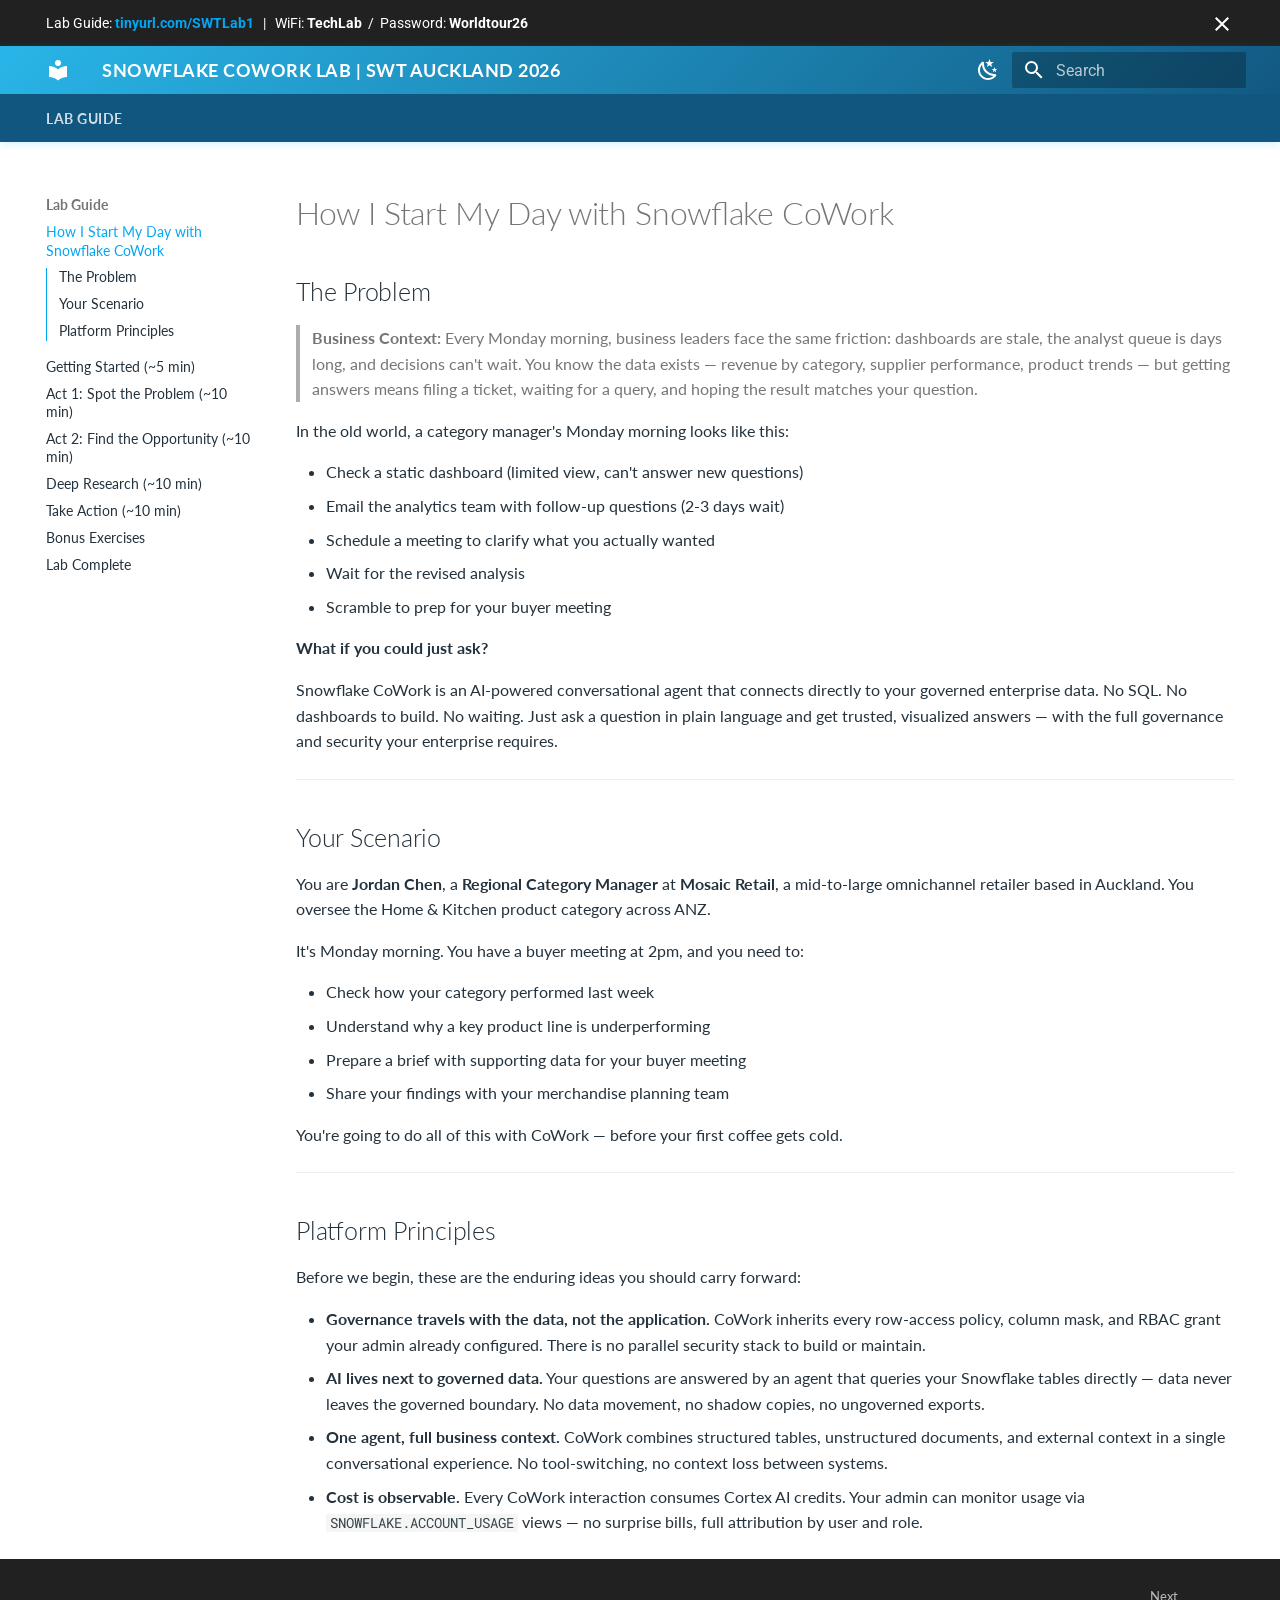
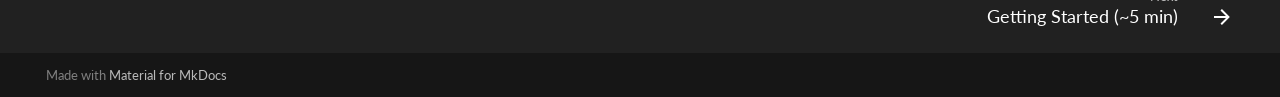
<file: index.html>
<!DOCTYPE html><html lang="en" class="no-js"><head>
    
      <meta charset="utf-8">
      <meta name="viewport" content="width=device-width,initial-scale=1">
      
      
      
      
      
        <link rel="next" href="getting_started.html">
      
      
        
      
      
      <link rel="icon" href="assets/images/favicon.png">
      <meta name="generator" content="mkdocs-1.6.1, mkdocs-material-9.7.7">
    
    
      
        <title>How I Start My Day with Snowflake CoWork - Snowflake CoWork Lab | SWT Auckland 2026</title>
      
    
    
      <link rel="stylesheet" href="assets/stylesheets/main.ec1eaa64.min.css">
      
        
        <link rel="stylesheet" href="assets/stylesheets/palette.ab4e12ef.min.css">
      
      


    
    
      
    
    
      
        
        
        <link rel="preconnect" href="https://fonts.gstatic.com" crossorigin="">
        <link rel="stylesheet" href="https://fonts.googleapis.com/css?family=Roboto:300,300i,400,400i,700,700i%7CRoboto+Mono:400,400i,700,700i&amp;display=fallback">
        <style>:root{--md-text-font:"Roboto";--md-code-font:"Roboto Mono"}</style>
      
    
    
      <link rel="stylesheet" href="stylesheets/extra.css">
    
    <script>__md_scope=new URL(".",location),__md_hash=e=>[...e].reduce(((e,_)=>(e<<5)-e+_.charCodeAt(0)),0),__md_get=(e,_=localStorage,t=__md_scope)=>JSON.parse(_.getItem(t.pathname+"."+e)),__md_set=(e,_,t=localStorage,a=__md_scope)=>{try{t.setItem(a.pathname+"."+e,JSON.stringify(_))}catch(e){}}</script>
    
      

    
    
  <link href="assets/stylesheets/glightbox.min.css" rel="stylesheet"><script src="assets/javascripts/glightbox.min.js"></script><style id="glightbox-style">
            html.glightbox-open { overflow: initial; height: 100%; }
            .gslide-title { margin-top: 0px; user-select: text; }
            .gslide-desc { color: #666; user-select: text; }
            .gslide-image img { background: white; }
            .gscrollbar-fixer { padding-right: 15px; }
            .gdesc-inner { font-size: 0.75rem; }
            body[data-md-color-scheme="slate"] .gdesc-inner { background: var(--md-default-bg-color); }
            body[data-md-color-scheme="slate"] .gslide-title { color: var(--md-default-fg-color); }
            body[data-md-color-scheme="slate"] .gslide-desc { color: var(--md-default-fg-color); }
        </style></head>
  
  
    
    
      
    
    
    
    
    <body dir="ltr" data-md-color-scheme="default" data-md-color-primary="light-blue" data-md-color-accent="blue">
  
    
    <input class="md-toggle" data-md-toggle="drawer" type="checkbox" id="__drawer" autocomplete="off">
    <input class="md-toggle" data-md-toggle="search" type="checkbox" id="__search" autocomplete="off">
    <label class="md-overlay" for="__drawer"></label>
    <div data-md-component="skip">
      
        
        <a href="#how-i-start-my-day-with-snowflake-cowork" class="md-skip">
          Skip to content
        </a>
      
    </div>
    <div data-md-component="announce">
      
        <aside class="md-banner">
          <div class="md-banner__inner md-grid md-typeset">
            
              <button class="md-banner__button md-icon" aria-label="Don't show this again">
                
                <svg xmlns="http://www.w3.org/2000/svg" viewBox="0 0 24 24"><path d="M19 6.41 17.59 5 12 10.59 6.41 5 5 6.41 10.59 12 5 17.59 6.41 19 12 13.41 17.59 19 19 17.59 13.41 12z"></path></svg>
              </button>
            
            
<span>Lab Guide: <a href="https://tinyurl.com/SWTLab1" target="_blank"><strong>tinyurl.com/SWTLab1</strong></a></span>
&nbsp;&nbsp;|&nbsp;&nbsp;
<span>WiFi: <strong>TechLab</strong> &nbsp;/&nbsp; Password: <strong>Worldtour26</strong></span>

          </div>
          
            <script>var el=document.querySelector("[data-md-component=announce]");if(el){var content=el.querySelector(".md-typeset");__md_hash(content.innerHTML)===__md_get("__announce")&&(el.hidden=!0)}</script>
          
        </aside>
      
    </div>
    
    
      

  

<header class="md-header md-header--shadow md-header--lifted" data-md-component="header">
  <nav class="md-header__inner md-grid" aria-label="Header">
    <a href="." title="Snowflake CoWork Lab | SWT Auckland 2026" class="md-header__button md-logo" aria-label="Snowflake CoWork Lab | SWT Auckland 2026" data-md-component="logo">
      
  
  <svg xmlns="http://www.w3.org/2000/svg" viewBox="0 0 24 24"><path d="M12 8a3 3 0 0 0 3-3 3 3 0 0 0-3-3 3 3 0 0 0-3 3 3 3 0 0 0 3 3m0 3.54C9.64 9.35 6.5 8 3 8v11c3.5 0 6.64 1.35 9 3.54 2.36-2.19 5.5-3.54 9-3.54V8c-3.5 0-6.64 1.35-9 3.54"></path></svg>

    </a>
    <label class="md-header__button md-icon" for="__drawer">
      
      <svg xmlns="http://www.w3.org/2000/svg" viewBox="0 0 24 24"><path d="M3 6h18v2H3zm0 5h18v2H3zm0 5h18v2H3z"></path></svg>
    </label>
    <div class="md-header__title" data-md-component="header-title">
      <div class="md-header__ellipsis">
        <div class="md-header__topic">
          <span class="md-ellipsis">
            Snowflake CoWork Lab | SWT Auckland 2026
          </span>
        </div>
        <div class="md-header__topic" data-md-component="header-topic">
          <span class="md-ellipsis">
            
              How I Start My Day with Snowflake CoWork
            
          </span>
        </div>
      </div>
    </div>
    
      
        <form class="md-header__option" data-md-component="palette">
  
    
    
    
    <input class="md-option" data-md-color-media="" data-md-color-scheme="default" data-md-color-primary="light-blue" data-md-color-accent="blue" aria-label="Switch to dark mode" type="radio" name="__palette" id="__palette_0">
    
      <label class="md-header__button md-icon" title="Switch to dark mode" for="__palette_1" hidden="">
        <svg xmlns="http://www.w3.org/2000/svg" viewBox="0 0 24 24"><path d="m17.75 4.09-2.53 1.94.91 3.06-2.63-1.81-2.63 1.81.91-3.06-2.53-1.94L12.44 4l1.06-3 1.06 3zm3.5 6.91-1.64 1.25.59 1.98-1.7-1.17-1.7 1.17.59-1.98L15.75 11l2.06-.05L18.5 9l.69 1.95zm-2.28 4.95c.83-.08 1.72 1.1 1.19 1.85-.32.45-.66.87-1.08 1.27C15.17 23 8.84 23 4.94 19.07c-3.91-3.9-3.91-10.24 0-14.14.4-.4.82-.76 1.27-1.08.75-.53 1.93.36 1.85 1.19-.27 2.86.69 5.83 2.89 8.02a9.96 9.96 0 0 0 8.02 2.89m-1.64 2.02a12.08 12.08 0 0 1-7.8-3.47c-2.17-2.19-3.33-5-3.49-7.82-2.81 3.14-2.7 7.96.31 10.98 3.02 3.01 7.84 3.12 10.98.31"></path></svg>
      </label>
    
  
    
    
    
    <input class="md-option" data-md-color-media="" data-md-color-scheme="slate" data-md-color-primary="light-blue" data-md-color-accent="light-blue" aria-label="Switch to light mode" type="radio" name="__palette" id="__palette_1">
    
      <label class="md-header__button md-icon" title="Switch to light mode" for="__palette_0" hidden="">
        <svg xmlns="http://www.w3.org/2000/svg" viewBox="0 0 24 24"><path d="M12 7a5 5 0 0 1 5 5 5 5 0 0 1-5 5 5 5 0 0 1-5-5 5 5 0 0 1 5-5m0 2a3 3 0 0 0-3 3 3 3 0 0 0 3 3 3 3 0 0 0 3-3 3 3 0 0 0-3-3m0-7 2.39 3.42C13.65 5.15 12.84 5 12 5s-1.65.15-2.39.42zM3.34 7l4.16-.35A7.2 7.2 0 0 0 5.94 8.5c-.44.74-.69 1.5-.83 2.29zm.02 10 1.76-3.77a7.131 7.131 0 0 0 2.38 4.14zM20.65 7l-1.77 3.79a7.02 7.02 0 0 0-2.38-4.15zm-.01 10-4.14.36c.59-.51 1.12-1.14 1.54-1.86.42-.73.69-1.5.83-2.29zM12 22l-2.41-3.44c.74.27 1.55.44 2.41.44.82 0 1.63-.17 2.37-.44z"></path></svg>
      </label>
    
  
</form>
      
    
    
      <script>var palette=__md_get("__palette");if(palette&&palette.color){if("(prefers-color-scheme)"===palette.color.media){var media=matchMedia("(prefers-color-scheme: light)"),input=document.querySelector(media.matches?"[data-md-color-media='(prefers-color-scheme: light)']":"[data-md-color-media='(prefers-color-scheme: dark)']");palette.color.media=input.getAttribute("data-md-color-media"),palette.color.scheme=input.getAttribute("data-md-color-scheme"),palette.color.primary=input.getAttribute("data-md-color-primary"),palette.color.accent=input.getAttribute("data-md-color-accent")}for(var[key,value]of Object.entries(palette.color))document.body.setAttribute("data-md-color-"+key,value)}</script>
    
    
    
      
      
        <label class="md-header__button md-icon" for="__search">
          
          <svg xmlns="http://www.w3.org/2000/svg" viewBox="0 0 24 24"><path d="M9.5 3A6.5 6.5 0 0 1 16 9.5c0 1.61-.59 3.09-1.56 4.23l.27.27h.79l5 5-1.5 1.5-5-5v-.79l-.27-.27A6.52 6.52 0 0 1 9.5 16 6.5 6.5 0 0 1 3 9.5 6.5 6.5 0 0 1 9.5 3m0 2C7 5 5 7 5 9.5S7 14 9.5 14 14 12 14 9.5 12 5 9.5 5"></path></svg>
        </label>
        <div class="md-search" data-md-component="search" role="dialog">
  <label class="md-search__overlay" for="__search"></label>
  <div class="md-search__inner" role="search">
    <form class="md-search__form" name="search">
      <input type="text" class="md-search__input" name="query" aria-label="Search" placeholder="Search" autocapitalize="off" autocorrect="off" autocomplete="off" spellcheck="false" data-md-component="search-query" required="">
      <label class="md-search__icon md-icon" for="__search">
        
        <svg xmlns="http://www.w3.org/2000/svg" viewBox="0 0 24 24"><path d="M9.5 3A6.5 6.5 0 0 1 16 9.5c0 1.61-.59 3.09-1.56 4.23l.27.27h.79l5 5-1.5 1.5-5-5v-.79l-.27-.27A6.52 6.52 0 0 1 9.5 16 6.5 6.5 0 0 1 3 9.5 6.5 6.5 0 0 1 9.5 3m0 2C7 5 5 7 5 9.5S7 14 9.5 14 14 12 14 9.5 12 5 9.5 5"></path></svg>
        
        <svg xmlns="http://www.w3.org/2000/svg" viewBox="0 0 24 24"><path d="M20 11v2H8l5.5 5.5-1.42 1.42L4.16 12l7.92-7.92L13.5 5.5 8 11z"></path></svg>
      </label>
      <nav class="md-search__options" aria-label="Search">
        
        <button type="reset" class="md-search__icon md-icon" title="Clear" aria-label="Clear" tabindex="-1">
          
          <svg xmlns="http://www.w3.org/2000/svg" viewBox="0 0 24 24"><path d="M19 6.41 17.59 5 12 10.59 6.41 5 5 6.41 10.59 12 5 17.59 6.41 19 12 13.41 17.59 19 19 17.59 13.41 12z"></path></svg>
        </button>
      </nav>
      
    </form>
    <div class="md-search__output">
      <div class="md-search__scrollwrap" tabindex="0" data-md-scrollfix="">
        <div class="md-search-result" data-md-component="search-result">
          <div class="md-search-result__meta">
            Initializing search
          </div>
          <ol class="md-search-result__list" role="presentation"></ol>
        </div>
      </div>
    </div>
  </div>
</div>
      
    
    
  </nav>
  
    
      
<nav class="md-tabs" aria-label="Tabs" data-md-component="tabs">
  <div class="md-grid">
    <ul class="md-tabs__list">
      
        
  
  
  
    
  
  
    
    
      <li class="md-tabs__item md-tabs__item--active">
        <a href="index.html" class="md-tabs__link">
          
  
  
  Lab Guide

        </a>
      </li>
    
  

      
    </ul>
  </div>
</nav>
    
  
</header>
    
    <div class="md-container" data-md-component="container">
      
      
        
      
      <main class="md-main" data-md-component="main">
        <div class="md-main__inner md-grid">
          
            
              
              <div class="md-sidebar md-sidebar--primary" data-md-component="sidebar" data-md-type="navigation">
                <div class="md-sidebar__scrollwrap">
                  <div class="md-sidebar__inner">
                    


  


  

<nav class="md-nav md-nav--primary md-nav--lifted md-nav--integrated" aria-label="Navigation" data-md-level="0">
  <label class="md-nav__title" for="__drawer">
    <a href="." title="Snowflake CoWork Lab | SWT Auckland 2026" class="md-nav__button md-logo" aria-label="Snowflake CoWork Lab | SWT Auckland 2026" data-md-component="logo">
      
  
  <svg xmlns="http://www.w3.org/2000/svg" viewBox="0 0 24 24"><path d="M12 8a3 3 0 0 0 3-3 3 3 0 0 0-3-3 3 3 0 0 0-3 3 3 3 0 0 0 3 3m0 3.54C9.64 9.35 6.5 8 3 8v11c3.5 0 6.64 1.35 9 3.54 2.36-2.19 5.5-3.54 9-3.54V8c-3.5 0-6.64 1.35-9 3.54"></path></svg>

    </a>
    Snowflake CoWork Lab | SWT Auckland 2026
  </label>
  
  <ul class="md-nav__list" data-md-scrollfix="">
    
      
      
  
  
    
  
  
  
    
    
    
    
      
        
        
      
      
        
      
    
    
    <li class="md-nav__item md-nav__item--active md-nav__item--section md-nav__item--nested">
      
        
        
        <input class="md-nav__toggle md-toggle " type="checkbox" id="__nav_1" checked="">
        
          
          <label class="md-nav__link" for="__nav_1" id="__nav_1_label" tabindex="">
            
  
  
  <span class="md-ellipsis">
    
  
    Lab Guide
  

    
  </span>
  
  

            <span class="md-nav__icon md-icon"></span>
          </label>
        
        <nav class="md-nav" data-md-level="1" aria-labelledby="__nav_1_label" aria-expanded="true">
          <label class="md-nav__title" for="__nav_1">
            <span class="md-nav__icon md-icon"></span>
            
  
    Lab Guide
  

          </label>
          <ul class="md-nav__list" data-md-scrollfix="">
            
              
                
  
  
    
  
  
  
    <li class="md-nav__item md-nav__item--active">
      
      <input class="md-nav__toggle md-toggle" type="checkbox" id="__toc">
      
      
        
      
      
        <label class="md-nav__link md-nav__link--active" for="__toc">
          
  
  
  <span class="md-ellipsis">
    
  
    How I Start My Day with Snowflake CoWork
  

    
  </span>
  
  

          <span class="md-nav__icon md-icon"></span>
        </label>
      
      <a href="index.html" class="md-nav__link md-nav__link--active">
        
  
  
  <span class="md-ellipsis">
    
  
    How I Start My Day with Snowflake CoWork
  

    
  </span>
  
  

      </a>
      
        

<nav class="md-nav md-nav--secondary" aria-label="Table of contents">
  
  
  
    
  
  
    <label class="md-nav__title" for="__toc">
      <span class="md-nav__icon md-icon"></span>
      Table of contents
    </label>
    <ul class="md-nav__list" data-md-component="toc" data-md-scrollfix="">
      
        <li class="md-nav__item">
  <a href="#the-problem" class="md-nav__link">
    <span class="md-ellipsis">
      
        The Problem
      
    </span>
  </a>
  
</li>
      
        <li class="md-nav__item">
  <a href="#your-scenario" class="md-nav__link">
    <span class="md-ellipsis">
      
        Your Scenario
      
    </span>
  </a>
  
</li>
      
        <li class="md-nav__item">
  <a href="#platform-principles" class="md-nav__link">
    <span class="md-ellipsis">
      
        Platform Principles
      
    </span>
  </a>
  
</li>
      
    </ul>
  
</nav>
      
    </li>
  

              
            
              
                
  
  
  
  
    <li class="md-nav__item">
      <a href="getting_started.html" class="md-nav__link">
        
  
  
  <span class="md-ellipsis">
    
  
    Getting Started (~5 min)
  

    
  </span>
  
  

      </a>
    </li>
  

              
            
              
                
  
  
  
  
    <li class="md-nav__item">
      <a href="act1.html" class="md-nav__link">
        
  
  
  <span class="md-ellipsis">
    
  
    Act 1: Spot the Problem (~10 min)
  

    
  </span>
  
  

      </a>
    </li>
  

              
            
              
                
  
  
  
  
    <li class="md-nav__item">
      <a href="act2.html" class="md-nav__link">
        
  
  
  <span class="md-ellipsis">
    
  
    Act 2: Find the Opportunity (~10 min)
  

    
  </span>
  
  

      </a>
    </li>
  

              
            
              
                
  
  
  
  
    <li class="md-nav__item">
      <a href="deep_research.html" class="md-nav__link">
        
  
  
  <span class="md-ellipsis">
    
  
    Deep Research (~10 min)
  

    
  </span>
  
  

      </a>
    </li>
  

              
            
              
                
  
  
  
  
    <li class="md-nav__item">
      <a href="take_action.html" class="md-nav__link">
        
  
  
  <span class="md-ellipsis">
    
  
    Take Action (~10 min)
  

    
  </span>
  
  

      </a>
    </li>
  

              
            
              
                
  
  
  
  
    <li class="md-nav__item">
      <a href="bonus.html" class="md-nav__link">
        
  
  
  <span class="md-ellipsis">
    
  
    Bonus Exercises
  

    
  </span>
  
  

      </a>
    </li>
  

              
            
              
                
  
  
  
  
    <li class="md-nav__item">
      <a href="wrap_up.html" class="md-nav__link">
        
  
  
  <span class="md-ellipsis">
    
  
    Lab Complete
  

    
  </span>
  
  

      </a>
    </li>
  

              
            
          </ul>
        </nav>
      
    </li>
  

    
  </ul>
</nav>
                  </div>
                </div>
              </div>
            
            
          
          
            <div class="md-content" data-md-component="content">
              
              <article class="md-content__inner md-typeset">
                
                  



<h1 id="how-i-start-my-day-with-snowflake-cowork">How I Start My Day with Snowflake CoWork</h1>
<h2 id="the-problem">The Problem</h2>
<blockquote>
<p><strong>Business Context:</strong> Every Monday morning, business leaders face the same friction: dashboards are stale, the analyst queue is days long, and decisions can't wait. You know the data exists — revenue by category, supplier performance, product trends — but getting answers means filing a ticket, waiting for a query, and hoping the result matches your question.</p>
</blockquote>
<p>In the old world, a category manager's Monday morning looks like this:</p>
<ul>
<li>Check a static dashboard (limited view, can't answer new questions)</li>
<li>Email the analytics team with follow-up questions (2-3 days wait)</li>
<li>Schedule a meeting to clarify what you actually wanted</li>
<li>Wait for the revised analysis</li>
<li>Scramble to prep for your buyer meeting</li>
</ul>
<p><strong>What if you could just ask?</strong></p>
<p>Snowflake CoWork is an AI-powered conversational agent that connects directly to your governed enterprise data. No SQL. No dashboards to build. No waiting. Just ask a question in plain language and get trusted, visualized answers — with the full governance and security your enterprise requires.</p>
<hr>
<h2 id="your-scenario">Your Scenario</h2>
<p>You are <strong>Jordan Chen</strong>, a <strong>Regional Category Manager</strong> at <strong>Mosaic Retail</strong>, a mid-to-large omnichannel retailer based in Auckland. You oversee the Home &amp; Kitchen product category across ANZ.</p>
<p>It's Monday morning. You have a buyer meeting at 2pm, and you need to:</p>
<ul>
<li>Check how your category performed last week</li>
<li>Understand why a key product line is underperforming</li>
<li>Prepare a brief with supporting data for your buyer meeting</li>
<li>Share your findings with your merchandise planning team</li>
</ul>
<p>You're going to do all of this with CoWork — before your first coffee gets cold.</p>
<hr>
<h2 id="platform-principles">Platform Principles</h2>
<p>Before we begin, these are the enduring ideas you should carry forward:</p>
<ul>
<li><strong>Governance travels with the data, not the application.</strong> CoWork inherits every row-access policy, column mask, and RBAC grant your admin already configured. There is no parallel security stack to build or maintain.</li>
<li><strong>AI lives next to governed data.</strong> Your questions are answered by an agent that queries your Snowflake tables directly — data never leaves the governed boundary. No data movement, no shadow copies, no ungoverned exports.</li>
<li><strong>One agent, full business context.</strong> CoWork combines structured tables, unstructured documents, and external context in a single conversational experience. No tool-switching, no context loss between systems.</li>
<li><strong>Cost is observable.</strong> Every CoWork interaction consumes Cortex AI credits. Your admin can monitor usage via <code>SNOWFLAKE.ACCOUNT_USAGE</code> views — no surprise bills, full attribution by user and role.</li>
</ul>












                
              </article>
            </div>
          
          
  <script>var tabs=__md_get("__tabs");if(Array.isArray(tabs))e:for(var set of document.querySelectorAll(".tabbed-set")){var labels=set.querySelector(".tabbed-labels");for(var tab of tabs)for(var label of labels.getElementsByTagName("label"))if(label.innerText.trim()===tab){var input=document.getElementById(label.htmlFor);input.checked=!0;continue e}}</script>

<script>var target=document.getElementById(location.hash.slice(1));target&&target.name&&(target.checked=target.name.startsWith("__tabbed_"))</script>
        </div>
        
      </main>
      
        <footer class="md-footer">
  
    
      
      <nav class="md-footer__inner md-grid" aria-label="Footer">
        
        
          
          <a href="getting_started.html" class="md-footer__link md-footer__link--next" aria-label="Next: Getting Started (~5 min)">
            <div class="md-footer__title">
              <span class="md-footer__direction">
                Next
              </span>
              <div class="md-ellipsis">
                Getting Started (~5 min)
              </div>
            </div>
            <div class="md-footer__button md-icon">
              
              <svg xmlns="http://www.w3.org/2000/svg" viewBox="0 0 24 24"><path d="M4 11v2h12l-5.5 5.5 1.42 1.42L19.84 12l-7.92-7.92L10.5 5.5 16 11z"></path></svg>
            </div>
          </a>
        
      </nav>
    
  
  <div class="md-footer-meta md-typeset">
    <div class="md-footer-meta__inner md-grid">
      <div class="md-copyright">
  
  
    Made with
    <a href="https://squidfunk.github.io/mkdocs-material/" target="_blank" rel="noopener">
      Material for MkDocs
    </a>
  
</div>
      
    </div>
  </div>
</footer>
      
    </div>
    <div class="md-dialog" data-md-component="dialog">
      <div class="md-dialog__inner md-typeset"></div>
    </div>
    
    
    
      
      
      <script id="__config" type="application/json">{"annotate": null, "base": ".", "features": ["announce.dismiss", "toc.integrate", "content.tabs.link", "content.code.copy", "content.code.annotation", "navigation.footer", "navigation.tabs", "navigation.tabs.sticky", "navigation.sections"], "search": "assets/javascripts/workers/search.2c215733.min.js", "tags": null, "translations": {"clipboard.copied": "Copied to clipboard", "clipboard.copy": "Copy to clipboard", "search.result.more.one": "1 more on this page", "search.result.more.other": "# more on this page", "search.result.none": "No matching documents", "search.result.one": "1 matching document", "search.result.other": "# matching documents", "search.result.placeholder": "Type to start searching", "search.result.term.missing": "Missing", "select.version": "Select version"}, "version": null}</script>
    
    
      <script src="assets/javascripts/bundle.d7400e89.min.js"></script>
      
    
  
<script id="init-glightbox">const lightbox = GLightbox({"touchNavigation": true, "loop": false, "zoomable": true, "draggable": true, "openEffect": "zoom", "closeEffect": "zoom", "slideEffect": "slide"});
document$.subscribe(()=>{ lightbox.reload(); });
</script></body></html>
</file>
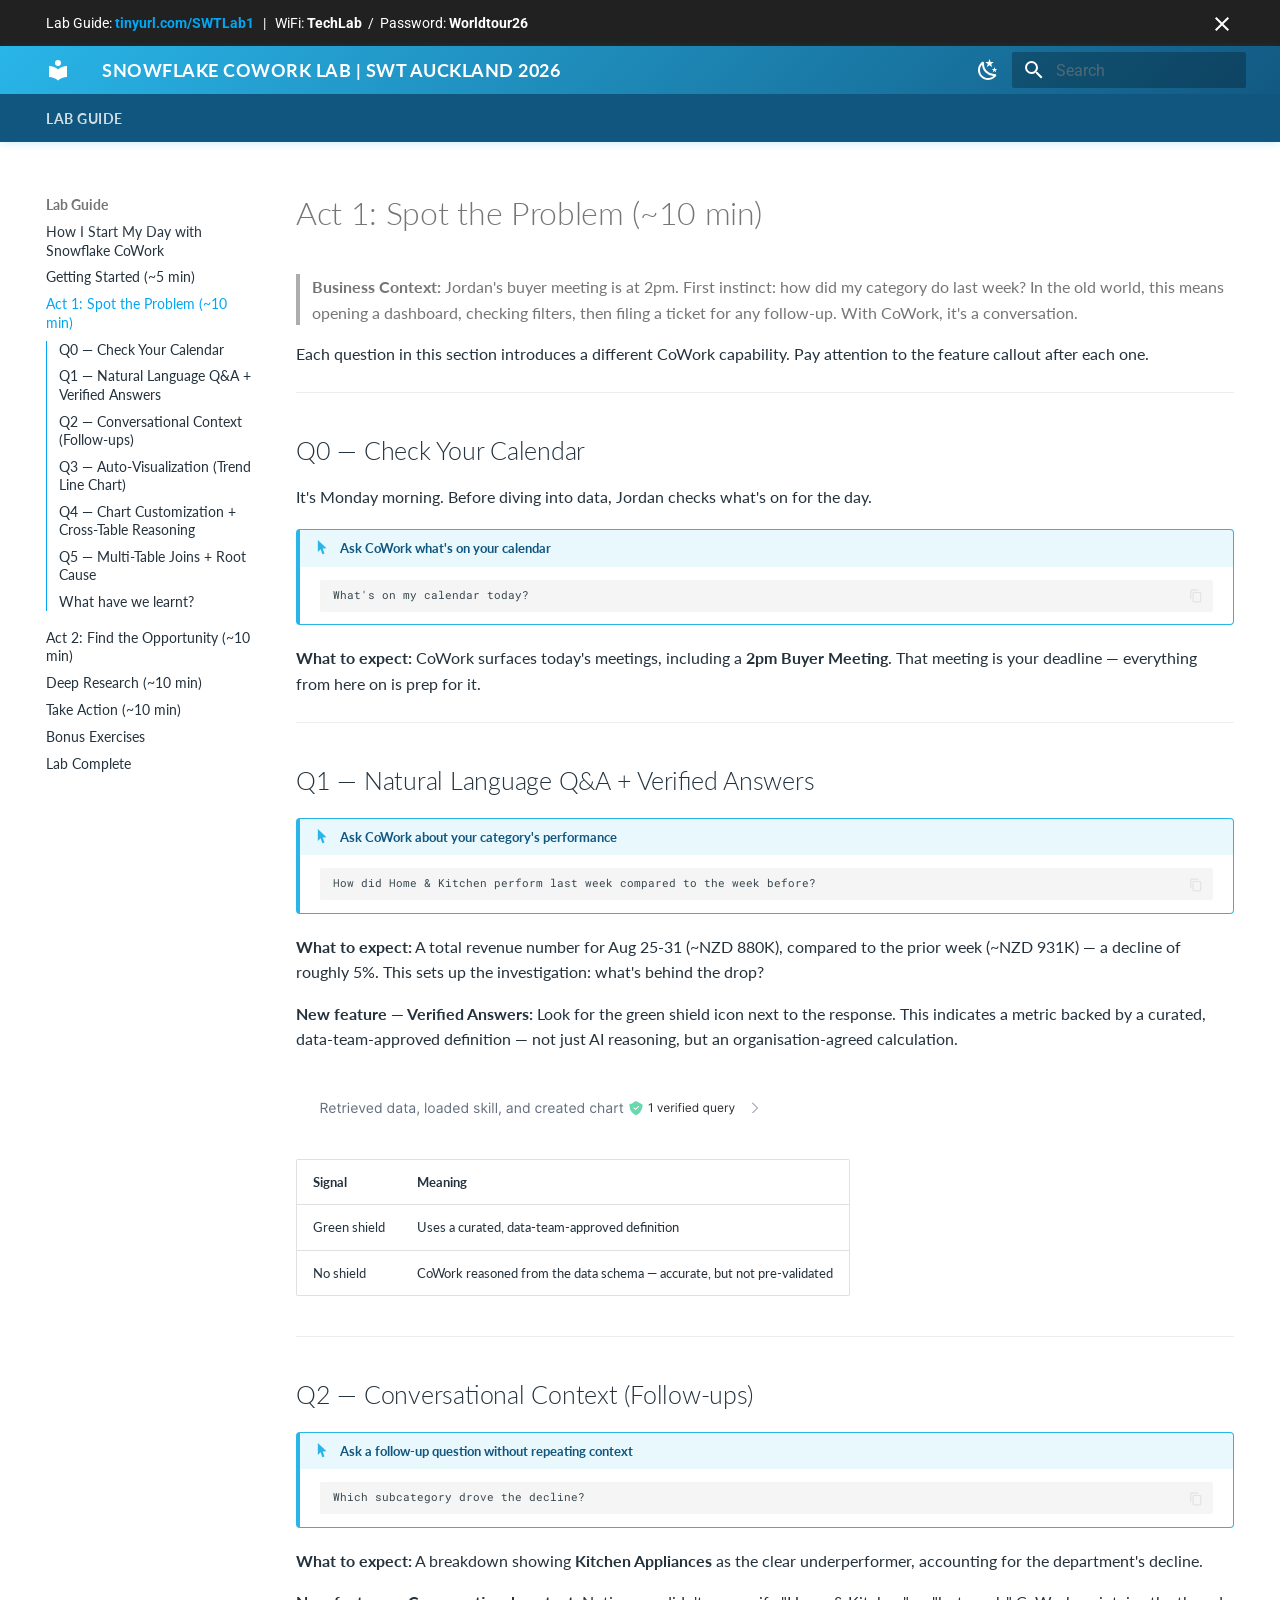
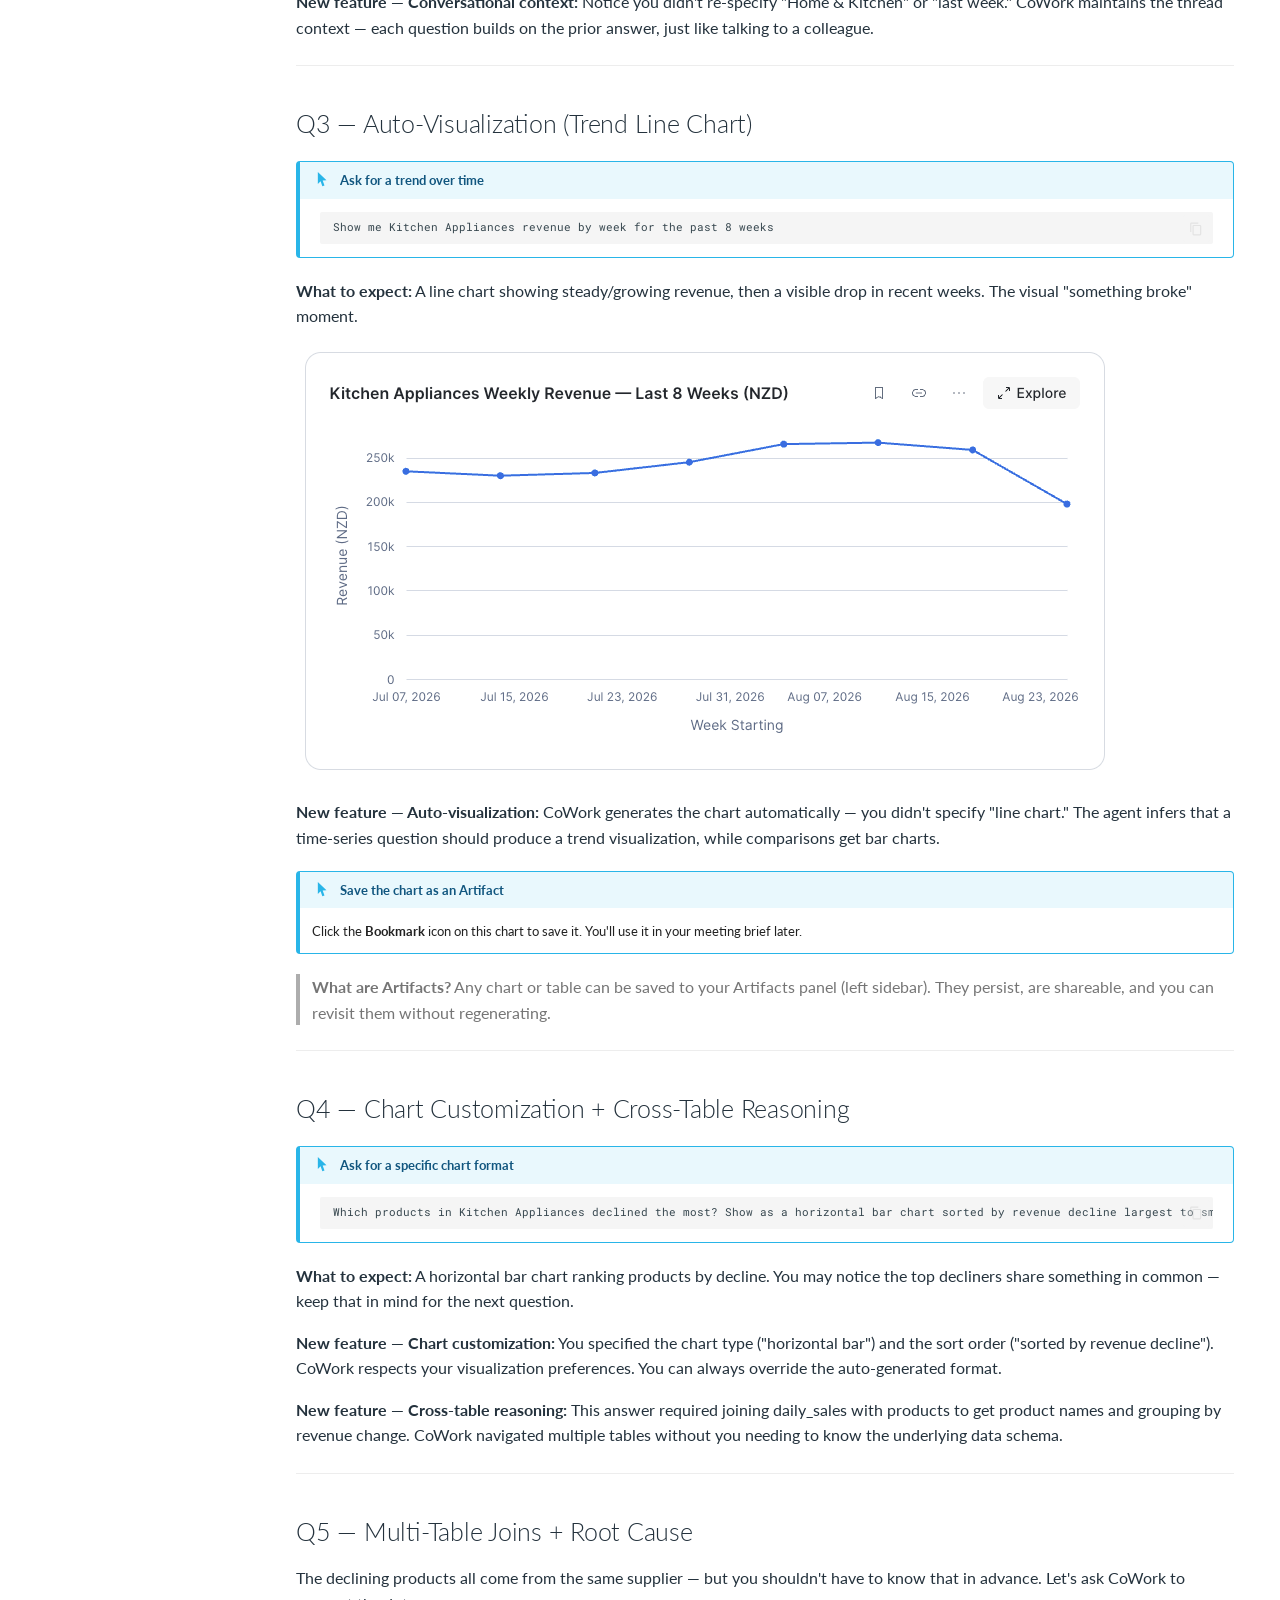
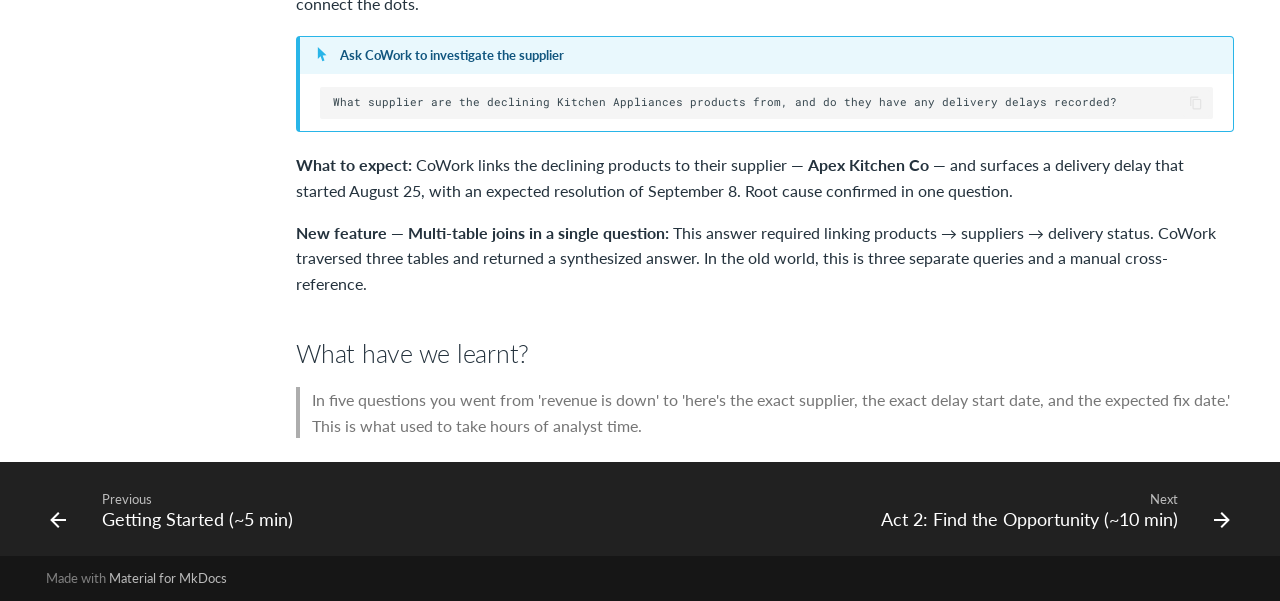
<file: act1.html>
<!DOCTYPE html><html lang="en" class="no-js"><head>
    
      <meta charset="utf-8">
      <meta name="viewport" content="width=device-width,initial-scale=1">
      
      
      
      
        <link rel="prev" href="getting_started.html">
      
      
        <link rel="next" href="act2.html">
      
      
        
      
      
      <link rel="icon" href="assets/images/favicon.png">
      <meta name="generator" content="mkdocs-1.6.1, mkdocs-material-9.7.7">
    
    
      
        <title>Act 1: Spot the Problem (~10 min) - Snowflake CoWork Lab | SWT Auckland 2026</title>
      
    
    
      <link rel="stylesheet" href="assets/stylesheets/main.ec1eaa64.min.css">
      
        
        <link rel="stylesheet" href="assets/stylesheets/palette.ab4e12ef.min.css">
      
      


    
    
      
    
    
      
        
        
        <link rel="preconnect" href="https://fonts.gstatic.com" crossorigin="">
        <link rel="stylesheet" href="https://fonts.googleapis.com/css?family=Roboto:300,300i,400,400i,700,700i%7CRoboto+Mono:400,400i,700,700i&amp;display=fallback">
        <style>:root{--md-text-font:"Roboto";--md-code-font:"Roboto Mono"}</style>
      
    
    
      <link rel="stylesheet" href="stylesheets/extra.css">
    
    <script>__md_scope=new URL(".",location),__md_hash=e=>[...e].reduce(((e,_)=>(e<<5)-e+_.charCodeAt(0)),0),__md_get=(e,_=localStorage,t=__md_scope)=>JSON.parse(_.getItem(t.pathname+"."+e)),__md_set=(e,_,t=localStorage,a=__md_scope)=>{try{t.setItem(a.pathname+"."+e,JSON.stringify(_))}catch(e){}}</script>
    
      

    
    
  <link href="assets/stylesheets/glightbox.min.css" rel="stylesheet"><script src="assets/javascripts/glightbox.min.js"></script><style id="glightbox-style">
            html.glightbox-open { overflow: initial; height: 100%; }
            .gslide-title { margin-top: 0px; user-select: text; }
            .gslide-desc { color: #666; user-select: text; }
            .gslide-image img { background: white; }
            .gscrollbar-fixer { padding-right: 15px; }
            .gdesc-inner { font-size: 0.75rem; }
            body[data-md-color-scheme="slate"] .gdesc-inner { background: var(--md-default-bg-color); }
            body[data-md-color-scheme="slate"] .gslide-title { color: var(--md-default-fg-color); }
            body[data-md-color-scheme="slate"] .gslide-desc { color: var(--md-default-fg-color); }
        </style></head>
  
  
    
    
      
    
    
    
    
    <body dir="ltr" data-md-color-scheme="default" data-md-color-primary="light-blue" data-md-color-accent="blue">
  
    
    <input class="md-toggle" data-md-toggle="drawer" type="checkbox" id="__drawer" autocomplete="off">
    <input class="md-toggle" data-md-toggle="search" type="checkbox" id="__search" autocomplete="off">
    <label class="md-overlay" for="__drawer"></label>
    <div data-md-component="skip">
      
        
        <a href="#act-1-spot-the-problem-10-min" class="md-skip">
          Skip to content
        </a>
      
    </div>
    <div data-md-component="announce">
      
        <aside class="md-banner">
          <div class="md-banner__inner md-grid md-typeset">
            
              <button class="md-banner__button md-icon" aria-label="Don't show this again">
                
                <svg xmlns="http://www.w3.org/2000/svg" viewBox="0 0 24 24"><path d="M19 6.41 17.59 5 12 10.59 6.41 5 5 6.41 10.59 12 5 17.59 6.41 19 12 13.41 17.59 19 19 17.59 13.41 12z"></path></svg>
              </button>
            
            
<span>Lab Guide: <a href="https://tinyurl.com/SWTLab1" target="_blank"><strong>tinyurl.com/SWTLab1</strong></a></span>
&nbsp;&nbsp;|&nbsp;&nbsp;
<span>WiFi: <strong>TechLab</strong> &nbsp;/&nbsp; Password: <strong>Worldtour26</strong></span>

          </div>
          
            <script>var el=document.querySelector("[data-md-component=announce]");if(el){var content=el.querySelector(".md-typeset");__md_hash(content.innerHTML)===__md_get("__announce")&&(el.hidden=!0)}</script>
          
        </aside>
      
    </div>
    
    
      

  

<header class="md-header md-header--shadow md-header--lifted" data-md-component="header">
  <nav class="md-header__inner md-grid" aria-label="Header">
    <a href="." title="Snowflake CoWork Lab | SWT Auckland 2026" class="md-header__button md-logo" aria-label="Snowflake CoWork Lab | SWT Auckland 2026" data-md-component="logo">
      
  
  <svg xmlns="http://www.w3.org/2000/svg" viewBox="0 0 24 24"><path d="M12 8a3 3 0 0 0 3-3 3 3 0 0 0-3-3 3 3 0 0 0-3 3 3 3 0 0 0 3 3m0 3.54C9.64 9.35 6.5 8 3 8v11c3.5 0 6.64 1.35 9 3.54 2.36-2.19 5.5-3.54 9-3.54V8c-3.5 0-6.64 1.35-9 3.54"></path></svg>

    </a>
    <label class="md-header__button md-icon" for="__drawer">
      
      <svg xmlns="http://www.w3.org/2000/svg" viewBox="0 0 24 24"><path d="M3 6h18v2H3zm0 5h18v2H3zm0 5h18v2H3z"></path></svg>
    </label>
    <div class="md-header__title" data-md-component="header-title">
      <div class="md-header__ellipsis">
        <div class="md-header__topic">
          <span class="md-ellipsis">
            Snowflake CoWork Lab | SWT Auckland 2026
          </span>
        </div>
        <div class="md-header__topic" data-md-component="header-topic">
          <span class="md-ellipsis">
            
              Act 1: Spot the Problem (~10 min)
            
          </span>
        </div>
      </div>
    </div>
    
      
        <form class="md-header__option" data-md-component="palette">
  
    
    
    
    <input class="md-option" data-md-color-media="" data-md-color-scheme="default" data-md-color-primary="light-blue" data-md-color-accent="blue" aria-label="Switch to dark mode" type="radio" name="__palette" id="__palette_0">
    
      <label class="md-header__button md-icon" title="Switch to dark mode" for="__palette_1" hidden="">
        <svg xmlns="http://www.w3.org/2000/svg" viewBox="0 0 24 24"><path d="m17.75 4.09-2.53 1.94.91 3.06-2.63-1.81-2.63 1.81.91-3.06-2.53-1.94L12.44 4l1.06-3 1.06 3zm3.5 6.91-1.64 1.25.59 1.98-1.7-1.17-1.7 1.17.59-1.98L15.75 11l2.06-.05L18.5 9l.69 1.95zm-2.28 4.95c.83-.08 1.72 1.1 1.19 1.85-.32.45-.66.87-1.08 1.27C15.17 23 8.84 23 4.94 19.07c-3.91-3.9-3.91-10.24 0-14.14.4-.4.82-.76 1.27-1.08.75-.53 1.93.36 1.85 1.19-.27 2.86.69 5.83 2.89 8.02a9.96 9.96 0 0 0 8.02 2.89m-1.64 2.02a12.08 12.08 0 0 1-7.8-3.47c-2.17-2.19-3.33-5-3.49-7.82-2.81 3.14-2.7 7.96.31 10.98 3.02 3.01 7.84 3.12 10.98.31"></path></svg>
      </label>
    
  
    
    
    
    <input class="md-option" data-md-color-media="" data-md-color-scheme="slate" data-md-color-primary="light-blue" data-md-color-accent="light-blue" aria-label="Switch to light mode" type="radio" name="__palette" id="__palette_1">
    
      <label class="md-header__button md-icon" title="Switch to light mode" for="__palette_0" hidden="">
        <svg xmlns="http://www.w3.org/2000/svg" viewBox="0 0 24 24"><path d="M12 7a5 5 0 0 1 5 5 5 5 0 0 1-5 5 5 5 0 0 1-5-5 5 5 0 0 1 5-5m0 2a3 3 0 0 0-3 3 3 3 0 0 0 3 3 3 3 0 0 0 3-3 3 3 0 0 0-3-3m0-7 2.39 3.42C13.65 5.15 12.84 5 12 5s-1.65.15-2.39.42zM3.34 7l4.16-.35A7.2 7.2 0 0 0 5.94 8.5c-.44.74-.69 1.5-.83 2.29zm.02 10 1.76-3.77a7.131 7.131 0 0 0 2.38 4.14zM20.65 7l-1.77 3.79a7.02 7.02 0 0 0-2.38-4.15zm-.01 10-4.14.36c.59-.51 1.12-1.14 1.54-1.86.42-.73.69-1.5.83-2.29zM12 22l-2.41-3.44c.74.27 1.55.44 2.41.44.82 0 1.63-.17 2.37-.44z"></path></svg>
      </label>
    
  
</form>
      
    
    
      <script>var palette=__md_get("__palette");if(palette&&palette.color){if("(prefers-color-scheme)"===palette.color.media){var media=matchMedia("(prefers-color-scheme: light)"),input=document.querySelector(media.matches?"[data-md-color-media='(prefers-color-scheme: light)']":"[data-md-color-media='(prefers-color-scheme: dark)']");palette.color.media=input.getAttribute("data-md-color-media"),palette.color.scheme=input.getAttribute("data-md-color-scheme"),palette.color.primary=input.getAttribute("data-md-color-primary"),palette.color.accent=input.getAttribute("data-md-color-accent")}for(var[key,value]of Object.entries(palette.color))document.body.setAttribute("data-md-color-"+key,value)}</script>
    
    
    
      
      
        <label class="md-header__button md-icon" for="__search">
          
          <svg xmlns="http://www.w3.org/2000/svg" viewBox="0 0 24 24"><path d="M9.5 3A6.5 6.5 0 0 1 16 9.5c0 1.61-.59 3.09-1.56 4.23l.27.27h.79l5 5-1.5 1.5-5-5v-.79l-.27-.27A6.52 6.52 0 0 1 9.5 16 6.5 6.5 0 0 1 3 9.5 6.5 6.5 0 0 1 9.5 3m0 2C7 5 5 7 5 9.5S7 14 9.5 14 14 12 14 9.5 12 5 9.5 5"></path></svg>
        </label>
        <div class="md-search" data-md-component="search" role="dialog">
  <label class="md-search__overlay" for="__search"></label>
  <div class="md-search__inner" role="search">
    <form class="md-search__form" name="search">
      <input type="text" class="md-search__input" name="query" aria-label="Search" placeholder="Search" autocapitalize="off" autocorrect="off" autocomplete="off" spellcheck="false" data-md-component="search-query" required="">
      <label class="md-search__icon md-icon" for="__search">
        
        <svg xmlns="http://www.w3.org/2000/svg" viewBox="0 0 24 24"><path d="M9.5 3A6.5 6.5 0 0 1 16 9.5c0 1.61-.59 3.09-1.56 4.23l.27.27h.79l5 5-1.5 1.5-5-5v-.79l-.27-.27A6.52 6.52 0 0 1 9.5 16 6.5 6.5 0 0 1 3 9.5 6.5 6.5 0 0 1 9.5 3m0 2C7 5 5 7 5 9.5S7 14 9.5 14 14 12 14 9.5 12 5 9.5 5"></path></svg>
        
        <svg xmlns="http://www.w3.org/2000/svg" viewBox="0 0 24 24"><path d="M20 11v2H8l5.5 5.5-1.42 1.42L4.16 12l7.92-7.92L13.5 5.5 8 11z"></path></svg>
      </label>
      <nav class="md-search__options" aria-label="Search">
        
        <button type="reset" class="md-search__icon md-icon" title="Clear" aria-label="Clear" tabindex="-1">
          
          <svg xmlns="http://www.w3.org/2000/svg" viewBox="0 0 24 24"><path d="M19 6.41 17.59 5 12 10.59 6.41 5 5 6.41 10.59 12 5 17.59 6.41 19 12 13.41 17.59 19 19 17.59 13.41 12z"></path></svg>
        </button>
      </nav>
      
    </form>
    <div class="md-search__output">
      <div class="md-search__scrollwrap" tabindex="0" data-md-scrollfix="">
        <div class="md-search-result" data-md-component="search-result">
          <div class="md-search-result__meta">
            Initializing search
          </div>
          <ol class="md-search-result__list" role="presentation"></ol>
        </div>
      </div>
    </div>
  </div>
</div>
      
    
    
  </nav>
  
    
      
<nav class="md-tabs" aria-label="Tabs" data-md-component="tabs">
  <div class="md-grid">
    <ul class="md-tabs__list">
      
        
  
  
  
    
  
  
    
    
      <li class="md-tabs__item md-tabs__item--active">
        <a href="index.html" class="md-tabs__link">
          
  
  
  Lab Guide

        </a>
      </li>
    
  

      
    </ul>
  </div>
</nav>
    
  
</header>
    
    <div class="md-container" data-md-component="container">
      
      
        
      
      <main class="md-main" data-md-component="main">
        <div class="md-main__inner md-grid">
          
            
              
              <div class="md-sidebar md-sidebar--primary" data-md-component="sidebar" data-md-type="navigation">
                <div class="md-sidebar__scrollwrap">
                  <div class="md-sidebar__inner">
                    


  


  

<nav class="md-nav md-nav--primary md-nav--lifted md-nav--integrated" aria-label="Navigation" data-md-level="0">
  <label class="md-nav__title" for="__drawer">
    <a href="." title="Snowflake CoWork Lab | SWT Auckland 2026" class="md-nav__button md-logo" aria-label="Snowflake CoWork Lab | SWT Auckland 2026" data-md-component="logo">
      
  
  <svg xmlns="http://www.w3.org/2000/svg" viewBox="0 0 24 24"><path d="M12 8a3 3 0 0 0 3-3 3 3 0 0 0-3-3 3 3 0 0 0-3 3 3 3 0 0 0 3 3m0 3.54C9.64 9.35 6.5 8 3 8v11c3.5 0 6.64 1.35 9 3.54 2.36-2.19 5.5-3.54 9-3.54V8c-3.5 0-6.64 1.35-9 3.54"></path></svg>

    </a>
    Snowflake CoWork Lab | SWT Auckland 2026
  </label>
  
  <ul class="md-nav__list" data-md-scrollfix="">
    
      
      
  
  
    
  
  
  
    
    
    
    
      
        
        
      
      
        
      
    
    
    <li class="md-nav__item md-nav__item--active md-nav__item--section md-nav__item--nested">
      
        
        
        <input class="md-nav__toggle md-toggle " type="checkbox" id="__nav_1" checked="">
        
          
          <label class="md-nav__link" for="__nav_1" id="__nav_1_label" tabindex="">
            
  
  
  <span class="md-ellipsis">
    
  
    Lab Guide
  

    
  </span>
  
  

            <span class="md-nav__icon md-icon"></span>
          </label>
        
        <nav class="md-nav" data-md-level="1" aria-labelledby="__nav_1_label" aria-expanded="true">
          <label class="md-nav__title" for="__nav_1">
            <span class="md-nav__icon md-icon"></span>
            
  
    Lab Guide
  

          </label>
          <ul class="md-nav__list" data-md-scrollfix="">
            
              
                
  
  
  
  
    <li class="md-nav__item">
      <a href="index.html" class="md-nav__link">
        
  
  
  <span class="md-ellipsis">
    
  
    How I Start My Day with Snowflake CoWork
  

    
  </span>
  
  

      </a>
    </li>
  

              
            
              
                
  
  
  
  
    <li class="md-nav__item">
      <a href="getting_started.html" class="md-nav__link">
        
  
  
  <span class="md-ellipsis">
    
  
    Getting Started (~5 min)
  

    
  </span>
  
  

      </a>
    </li>
  

              
            
              
                
  
  
    
  
  
  
    <li class="md-nav__item md-nav__item--active">
      
      <input class="md-nav__toggle md-toggle" type="checkbox" id="__toc">
      
      
        
      
      
        <label class="md-nav__link md-nav__link--active" for="__toc">
          
  
  
  <span class="md-ellipsis">
    
  
    Act 1: Spot the Problem (~10 min)
  

    
  </span>
  
  

          <span class="md-nav__icon md-icon"></span>
        </label>
      
      <a href="act1.html" class="md-nav__link md-nav__link--active">
        
  
  
  <span class="md-ellipsis">
    
  
    Act 1: Spot the Problem (~10 min)
  

    
  </span>
  
  

      </a>
      
        

<nav class="md-nav md-nav--secondary" aria-label="Table of contents">
  
  
  
    
  
  
    <label class="md-nav__title" for="__toc">
      <span class="md-nav__icon md-icon"></span>
      Table of contents
    </label>
    <ul class="md-nav__list" data-md-component="toc" data-md-scrollfix="">
      
        <li class="md-nav__item">
  <a href="#q0-check-your-calendar" class="md-nav__link">
    <span class="md-ellipsis">
      
        Q0 — Check Your Calendar
      
    </span>
  </a>
  
</li>
      
        <li class="md-nav__item">
  <a href="#q1-natural-language-qa-verified-answers" class="md-nav__link">
    <span class="md-ellipsis">
      
        Q1 — Natural Language Q&amp;A + Verified Answers
      
    </span>
  </a>
  
</li>
      
        <li class="md-nav__item">
  <a href="#q2-conversational-context-follow-ups" class="md-nav__link">
    <span class="md-ellipsis">
      
        Q2 — Conversational Context (Follow-ups)
      
    </span>
  </a>
  
</li>
      
        <li class="md-nav__item">
  <a href="#q3-auto-visualization-trend-line-chart" class="md-nav__link">
    <span class="md-ellipsis">
      
        Q3 — Auto-Visualization (Trend Line Chart)
      
    </span>
  </a>
  
</li>
      
        <li class="md-nav__item">
  <a href="#q4-chart-customization-cross-table-reasoning" class="md-nav__link">
    <span class="md-ellipsis">
      
        Q4 — Chart Customization + Cross-Table Reasoning
      
    </span>
  </a>
  
</li>
      
        <li class="md-nav__item">
  <a href="#q5-multi-table-joins-root-cause" class="md-nav__link">
    <span class="md-ellipsis">
      
        Q5 — Multi-Table Joins + Root Cause
      
    </span>
  </a>
  
</li>
      
        <li class="md-nav__item">
  <a href="#what-have-we-learnt" class="md-nav__link">
    <span class="md-ellipsis">
      
        What have we learnt?
      
    </span>
  </a>
  
</li>
      
    </ul>
  
</nav>
      
    </li>
  

              
            
              
                
  
  
  
  
    <li class="md-nav__item">
      <a href="act2.html" class="md-nav__link">
        
  
  
  <span class="md-ellipsis">
    
  
    Act 2: Find the Opportunity (~10 min)
  

    
  </span>
  
  

      </a>
    </li>
  

              
            
              
                
  
  
  
  
    <li class="md-nav__item">
      <a href="deep_research.html" class="md-nav__link">
        
  
  
  <span class="md-ellipsis">
    
  
    Deep Research (~10 min)
  

    
  </span>
  
  

      </a>
    </li>
  

              
            
              
                
  
  
  
  
    <li class="md-nav__item">
      <a href="take_action.html" class="md-nav__link">
        
  
  
  <span class="md-ellipsis">
    
  
    Take Action (~10 min)
  

    
  </span>
  
  

      </a>
    </li>
  

              
            
              
                
  
  
  
  
    <li class="md-nav__item">
      <a href="bonus.html" class="md-nav__link">
        
  
  
  <span class="md-ellipsis">
    
  
    Bonus Exercises
  

    
  </span>
  
  

      </a>
    </li>
  

              
            
              
                
  
  
  
  
    <li class="md-nav__item">
      <a href="wrap_up.html" class="md-nav__link">
        
  
  
  <span class="md-ellipsis">
    
  
    Lab Complete
  

    
  </span>
  
  

      </a>
    </li>
  

              
            
          </ul>
        </nav>
      
    </li>
  

    
  </ul>
</nav>
                  </div>
                </div>
              </div>
            
            
          
          
            <div class="md-content" data-md-component="content">
              
              <article class="md-content__inner md-typeset">
                
                  



<h1 id="act-1-spot-the-problem-10-min">Act 1: Spot the Problem (~10 min)</h1>
<blockquote>
<p><strong>Business Context:</strong> Jordan's buyer meeting is at 2pm. First instinct: how did my category do last week? In the old world, this means opening a dashboard, checking filters, then filing a ticket for any follow-up. With CoWork, it's a conversation.</p>
</blockquote>
<p>Each question in this section introduces a different CoWork capability. Pay attention to the feature callout after each one.</p>
<hr>
<h2 id="q0-check-your-calendar">Q0 — Check Your Calendar</h2>
<p>It's Monday morning. Before diving into data, Jordan checks what's on for the day.</p>
<div class="admonition action">
<p class="admonition-title">Ask CoWork what's on your calendar</p>
<div class="highlight"><pre><span></span><code><a id="__codelineno-0-1" name="__codelineno-0-1" href="#__codelineno-0-1"></a>What's on my calendar today?
</code></pre></div>
</div>
<p><strong>What to expect:</strong> CoWork surfaces today's meetings, including a <strong>2pm Buyer Meeting</strong>. That meeting is your deadline — everything from here on is prep for it.</p>
<hr>
<h2 id="q1-natural-language-qa-verified-answers">Q1 — Natural Language Q&amp;A + Verified Answers</h2>
<div class="admonition action">
<p class="admonition-title">Ask CoWork about your category's performance</p>
<div class="highlight"><pre><span></span><code><a id="__codelineno-1-1" name="__codelineno-1-1" href="#__codelineno-1-1"></a>How did Home &amp; Kitchen perform last week compared to the week before?
</code></pre></div>
</div>
<p><strong>What to expect:</strong> A total revenue number for Aug 25-31 (~NZD 880K), compared to the prior week (~NZD 931K) — a decline of roughly 5%. This sets up the investigation: what's behind the drop?</p>
<p><strong>New feature — Verified Answers:</strong> Look for the green shield icon next to the response. This indicates a metric backed by a curated, data-team-approved definition — not just AI reasoning, but an organisation-agreed calculation.</p>
<p><a class="glightbox" data-type="image" data-width="auto" data-height="auto" href="assets/verified-query.png" data-desc-position="bottom"><img alt="Verified query indicator in CoWork" src="assets/verified-query.png"></a></p>
<table>
<thead>
<tr>
<th>Signal</th>
<th>Meaning</th>
</tr>
</thead>
<tbody>
<tr>
<td>Green shield</td>
<td>Uses a curated, data-team-approved definition</td>
</tr>
<tr>
<td>No shield</td>
<td>CoWork reasoned from the data schema — accurate, but not pre-validated</td>
</tr>
</tbody>
</table>
<hr>
<h2 id="q2-conversational-context-follow-ups">Q2 — Conversational Context (Follow-ups)</h2>
<div class="admonition action">
<p class="admonition-title">Ask a follow-up question without repeating context</p>
<div class="highlight"><pre><span></span><code><a id="__codelineno-2-1" name="__codelineno-2-1" href="#__codelineno-2-1"></a>Which subcategory drove the decline?
</code></pre></div>
</div>
<p><strong>What to expect:</strong> A breakdown showing <strong>Kitchen Appliances</strong> as the clear underperformer, accounting for the department's decline.</p>
<p><strong>New feature — Conversational context:</strong> Notice you didn't re-specify "Home &amp; Kitchen" or "last week." CoWork maintains the thread context — each question builds on the prior answer, just like talking to a colleague.</p>
<hr>
<h2 id="q3-auto-visualization-trend-line-chart">Q3 — Auto-Visualization (Trend Line Chart)</h2>
<div class="admonition action">
<p class="admonition-title">Ask for a trend over time</p>
<div class="highlight"><pre><span></span><code><a id="__codelineno-3-1" name="__codelineno-3-1" href="#__codelineno-3-1"></a>Show me Kitchen Appliances revenue by week for the past 8 weeks
</code></pre></div>
</div>
<p><strong>What to expect:</strong> A line chart showing steady/growing revenue, then a visible drop in recent weeks. The visual "something broke" moment.</p>
<p><a class="glightbox" data-type="image" data-width="auto" data-height="auto" href="assets/line-chart.png" data-desc-position="bottom"><img alt="Revenue Line Chart in CoWork" src="assets/line-chart.png"></a></p>
<p><strong>New feature — Auto-visualization:</strong> CoWork generates the chart automatically — you didn't specify "line chart." The agent infers that a time-series question should produce a trend visualization, while comparisons get bar charts.</p>
<div class="admonition action">
<p class="admonition-title">Save the chart as an Artifact</p>
<p>Click the <strong>Bookmark</strong> icon on this chart to save it. You'll use it in your meeting brief later.</p>
</div>
<blockquote>
<p><strong>What are Artifacts?</strong> Any chart or table can be saved to your Artifacts panel (left sidebar). They persist, are shareable, and you can revisit them without regenerating.</p>
</blockquote>
<hr>
<h2 id="q4-chart-customization-cross-table-reasoning">Q4 — Chart Customization + Cross-Table Reasoning</h2>
<div class="admonition action">
<p class="admonition-title">Ask for a specific chart format</p>
<div class="highlight"><pre><span></span><code><a id="__codelineno-4-1" name="__codelineno-4-1" href="#__codelineno-4-1"></a>Which products in Kitchen Appliances declined the most? Show as a horizontal bar chart sorted by revenue decline largest to smallest
</code></pre></div>
</div>
<p><strong>What to expect:</strong> A horizontal bar chart ranking products by decline. You may notice the top decliners share something in common — keep that in mind for the next question.</p>
<p><strong>New feature — Chart customization:</strong> You specified the chart type ("horizontal bar") and the sort order ("sorted by revenue decline"). CoWork respects your visualization preferences. You can always override the auto-generated format.</p>
<p><strong>New feature — Cross-table reasoning:</strong> This answer required joining daily_sales with products to get product names and grouping by revenue change. CoWork navigated multiple tables without you needing to know the underlying data schema.</p>
<hr>
<h2 id="q5-multi-table-joins-root-cause">Q5 — Multi-Table Joins + Root Cause</h2>
<p>The declining products all come from the same supplier — but you shouldn't have to know that in advance. Let's ask CoWork to connect the dots.</p>
<div class="admonition action">
<p class="admonition-title">Ask CoWork to investigate the supplier</p>
<div class="highlight"><pre><span></span><code><a id="__codelineno-5-1" name="__codelineno-5-1" href="#__codelineno-5-1"></a>What supplier are the declining Kitchen Appliances products from, and do they have any delivery delays recorded?
</code></pre></div>
</div>
<p><strong>What to expect:</strong> CoWork links the declining products to their supplier — <strong>Apex Kitchen Co</strong> — and surfaces a delivery delay that started August 25, with an expected resolution of September 8. Root cause confirmed in one question.</p>
<p><strong>New feature — Multi-table joins in a single question:</strong> This answer required linking products → suppliers → delivery status. CoWork traversed three tables and returned a synthesized answer. In the old world, this is three separate queries and a manual cross-reference.</p>
<h2 id="what-have-we-learnt">What have we learnt?</h2>
<blockquote>
<p>In five questions you went from 'revenue is down' to 'here's the exact supplier, the exact delay start date, and the expected fix date.' This is what used to take hours of analyst time.</p>
</blockquote>












                
              </article>
            </div>
          
          
  <script>var tabs=__md_get("__tabs");if(Array.isArray(tabs))e:for(var set of document.querySelectorAll(".tabbed-set")){var labels=set.querySelector(".tabbed-labels");for(var tab of tabs)for(var label of labels.getElementsByTagName("label"))if(label.innerText.trim()===tab){var input=document.getElementById(label.htmlFor);input.checked=!0;continue e}}</script>

<script>var target=document.getElementById(location.hash.slice(1));target&&target.name&&(target.checked=target.name.startsWith("__tabbed_"))</script>
        </div>
        
      </main>
      
        <footer class="md-footer">
  
    
      
      <nav class="md-footer__inner md-grid" aria-label="Footer">
        
          
          <a href="getting_started.html" class="md-footer__link md-footer__link--prev" aria-label="Previous: Getting Started (~5 min)">
            <div class="md-footer__button md-icon">
              
              <svg xmlns="http://www.w3.org/2000/svg" viewBox="0 0 24 24"><path d="M20 11v2H8l5.5 5.5-1.42 1.42L4.16 12l7.92-7.92L13.5 5.5 8 11z"></path></svg>
            </div>
            <div class="md-footer__title">
              <span class="md-footer__direction">
                Previous
              </span>
              <div class="md-ellipsis">
                Getting Started (~5 min)
              </div>
            </div>
          </a>
        
        
          
          <a href="act2.html" class="md-footer__link md-footer__link--next" aria-label="Next: Act 2: Find the Opportunity (~10 min)">
            <div class="md-footer__title">
              <span class="md-footer__direction">
                Next
              </span>
              <div class="md-ellipsis">
                Act 2: Find the Opportunity (~10 min)
              </div>
            </div>
            <div class="md-footer__button md-icon">
              
              <svg xmlns="http://www.w3.org/2000/svg" viewBox="0 0 24 24"><path d="M4 11v2h12l-5.5 5.5 1.42 1.42L19.84 12l-7.92-7.92L10.5 5.5 16 11z"></path></svg>
            </div>
          </a>
        
      </nav>
    
  
  <div class="md-footer-meta md-typeset">
    <div class="md-footer-meta__inner md-grid">
      <div class="md-copyright">
  
  
    Made with
    <a href="https://squidfunk.github.io/mkdocs-material/" target="_blank" rel="noopener">
      Material for MkDocs
    </a>
  
</div>
      
    </div>
  </div>
</footer>
      
    </div>
    <div class="md-dialog" data-md-component="dialog">
      <div class="md-dialog__inner md-typeset"></div>
    </div>
    
    
    
      
      
      <script id="__config" type="application/json">{"annotate": null, "base": ".", "features": ["announce.dismiss", "toc.integrate", "content.tabs.link", "content.code.copy", "content.code.annotation", "navigation.footer", "navigation.tabs", "navigation.tabs.sticky", "navigation.sections"], "search": "assets/javascripts/workers/search.2c215733.min.js", "tags": null, "translations": {"clipboard.copied": "Copied to clipboard", "clipboard.copy": "Copy to clipboard", "search.result.more.one": "1 more on this page", "search.result.more.other": "# more on this page", "search.result.none": "No matching documents", "search.result.one": "1 matching document", "search.result.other": "# matching documents", "search.result.placeholder": "Type to start searching", "search.result.term.missing": "Missing", "select.version": "Select version"}, "version": null}</script>
    
    
      <script src="assets/javascripts/bundle.d7400e89.min.js"></script>
      
    
  
<script id="init-glightbox">const lightbox = GLightbox({"touchNavigation": true, "loop": false, "zoomable": true, "draggable": true, "openEffect": "zoom", "closeEffect": "zoom", "slideEffect": "slide"});
document$.subscribe(()=>{ lightbox.reload(); });
</script></body></html>
</file>
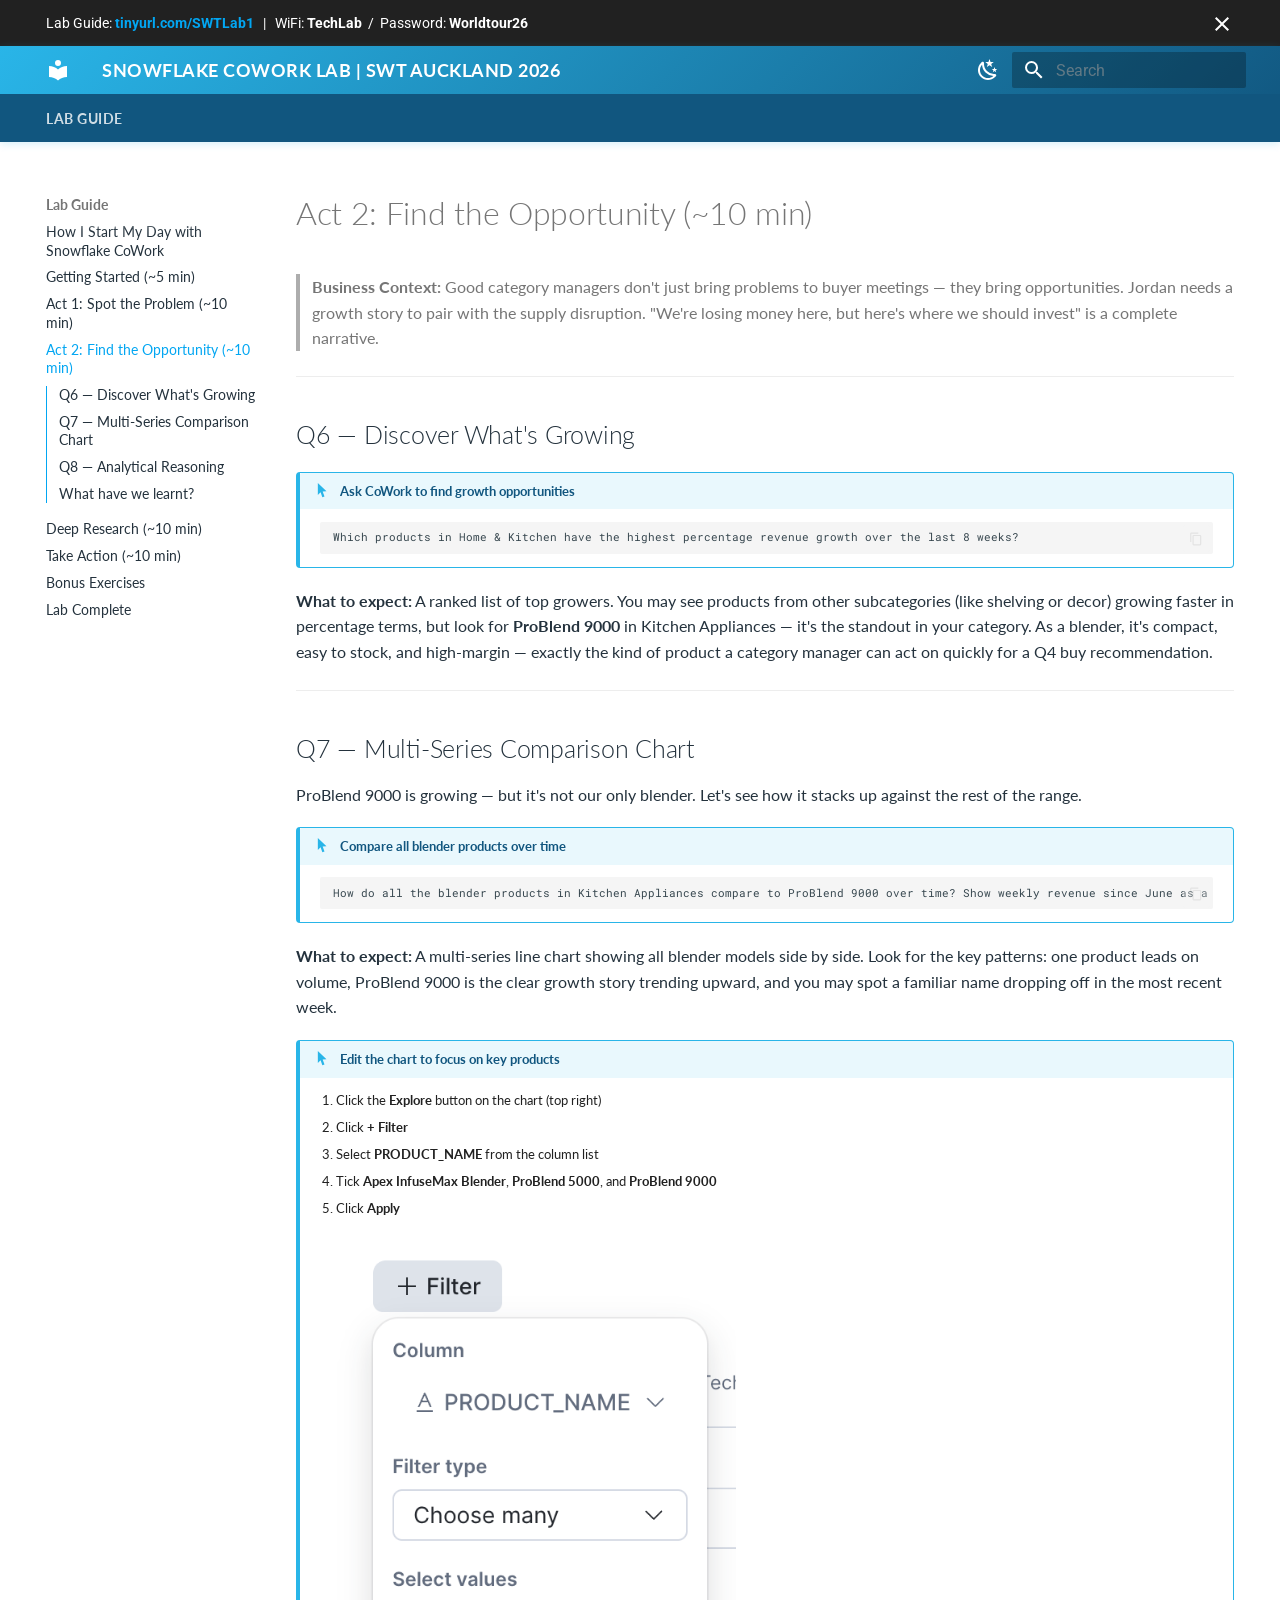
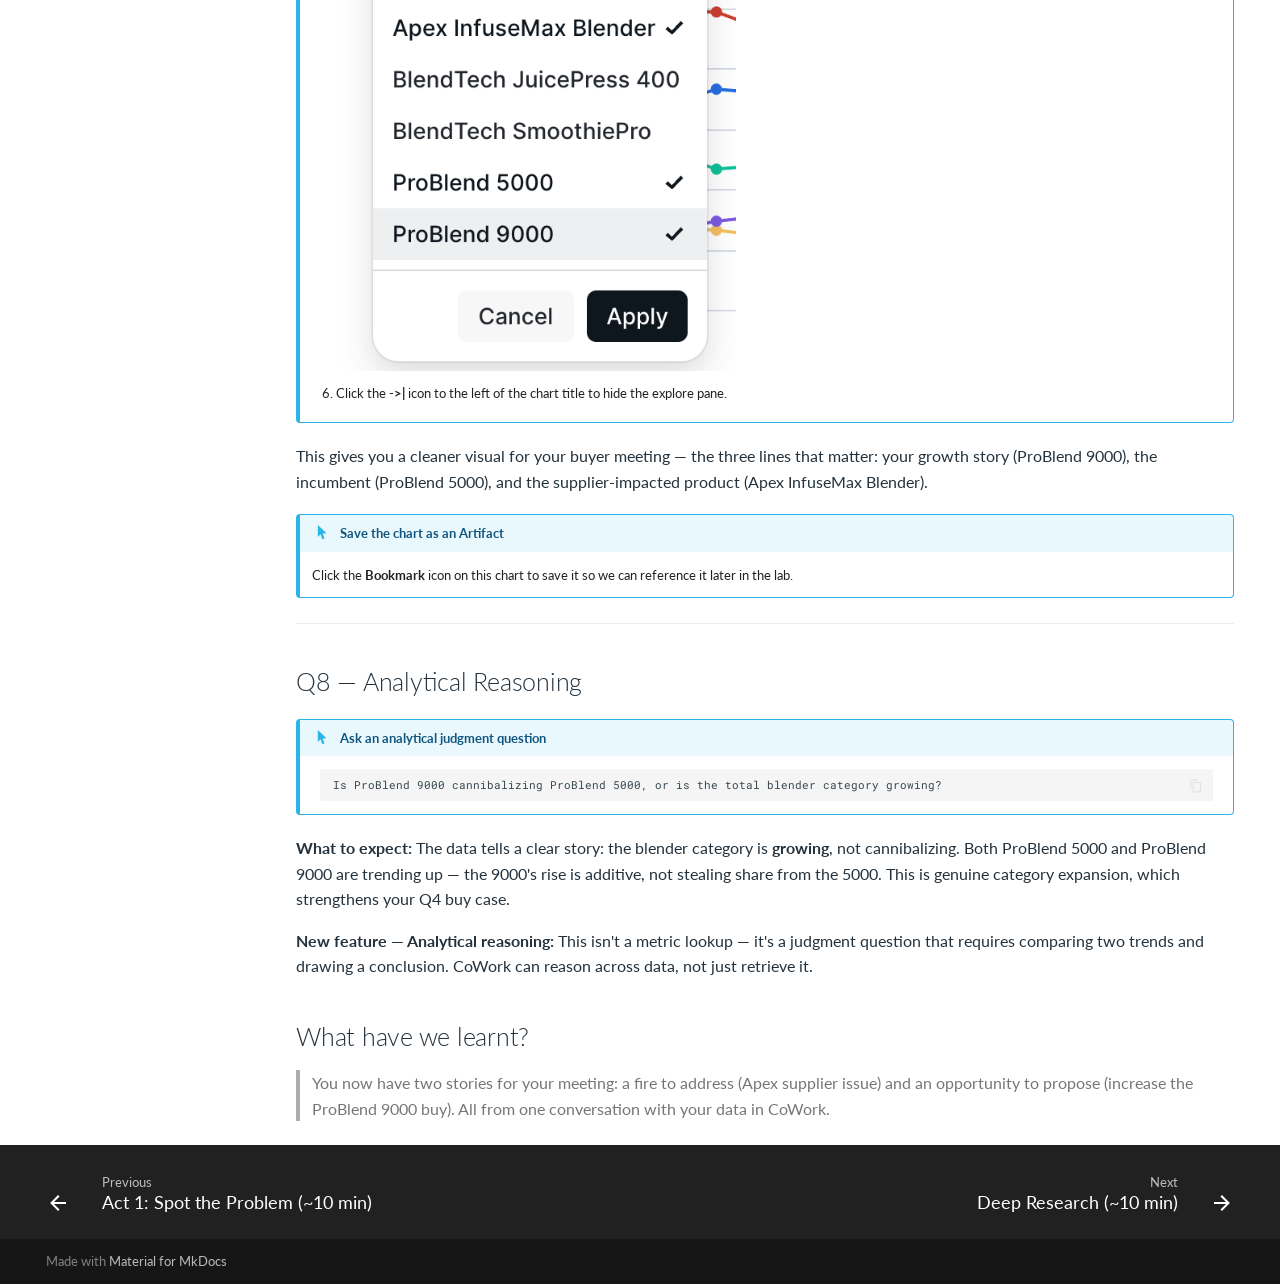
<file: act2.html>
<!DOCTYPE html><html lang="en" class="no-js"><head>
    
      <meta charset="utf-8">
      <meta name="viewport" content="width=device-width,initial-scale=1">
      
      
      
      
        <link rel="prev" href="act1.html">
      
      
        <link rel="next" href="deep_research.html">
      
      
        
      
      
      <link rel="icon" href="assets/images/favicon.png">
      <meta name="generator" content="mkdocs-1.6.1, mkdocs-material-9.7.7">
    
    
      
        <title>Act 2: Find the Opportunity (~10 min) - Snowflake CoWork Lab | SWT Auckland 2026</title>
      
    
    
      <link rel="stylesheet" href="assets/stylesheets/main.ec1eaa64.min.css">
      
        
        <link rel="stylesheet" href="assets/stylesheets/palette.ab4e12ef.min.css">
      
      


    
    
      
    
    
      
        
        
        <link rel="preconnect" href="https://fonts.gstatic.com" crossorigin="">
        <link rel="stylesheet" href="https://fonts.googleapis.com/css?family=Roboto:300,300i,400,400i,700,700i%7CRoboto+Mono:400,400i,700,700i&amp;display=fallback">
        <style>:root{--md-text-font:"Roboto";--md-code-font:"Roboto Mono"}</style>
      
    
    
      <link rel="stylesheet" href="stylesheets/extra.css">
    
    <script>__md_scope=new URL(".",location),__md_hash=e=>[...e].reduce(((e,_)=>(e<<5)-e+_.charCodeAt(0)),0),__md_get=(e,_=localStorage,t=__md_scope)=>JSON.parse(_.getItem(t.pathname+"."+e)),__md_set=(e,_,t=localStorage,a=__md_scope)=>{try{t.setItem(a.pathname+"."+e,JSON.stringify(_))}catch(e){}}</script>
    
      

    
    
  <link href="assets/stylesheets/glightbox.min.css" rel="stylesheet"><script src="assets/javascripts/glightbox.min.js"></script><style id="glightbox-style">
            html.glightbox-open { overflow: initial; height: 100%; }
            .gslide-title { margin-top: 0px; user-select: text; }
            .gslide-desc { color: #666; user-select: text; }
            .gslide-image img { background: white; }
            .gscrollbar-fixer { padding-right: 15px; }
            .gdesc-inner { font-size: 0.75rem; }
            body[data-md-color-scheme="slate"] .gdesc-inner { background: var(--md-default-bg-color); }
            body[data-md-color-scheme="slate"] .gslide-title { color: var(--md-default-fg-color); }
            body[data-md-color-scheme="slate"] .gslide-desc { color: var(--md-default-fg-color); }
        </style></head>
  
  
    
    
      
    
    
    
    
    <body dir="ltr" data-md-color-scheme="default" data-md-color-primary="light-blue" data-md-color-accent="blue">
  
    
    <input class="md-toggle" data-md-toggle="drawer" type="checkbox" id="__drawer" autocomplete="off">
    <input class="md-toggle" data-md-toggle="search" type="checkbox" id="__search" autocomplete="off">
    <label class="md-overlay" for="__drawer"></label>
    <div data-md-component="skip">
      
        
        <a href="#act-2-find-the-opportunity-10-min" class="md-skip">
          Skip to content
        </a>
      
    </div>
    <div data-md-component="announce">
      
        <aside class="md-banner">
          <div class="md-banner__inner md-grid md-typeset">
            
              <button class="md-banner__button md-icon" aria-label="Don't show this again">
                
                <svg xmlns="http://www.w3.org/2000/svg" viewBox="0 0 24 24"><path d="M19 6.41 17.59 5 12 10.59 6.41 5 5 6.41 10.59 12 5 17.59 6.41 19 12 13.41 17.59 19 19 17.59 13.41 12z"></path></svg>
              </button>
            
            
<span>Lab Guide: <a href="https://tinyurl.com/SWTLab1" target="_blank"><strong>tinyurl.com/SWTLab1</strong></a></span>
&nbsp;&nbsp;|&nbsp;&nbsp;
<span>WiFi: <strong>TechLab</strong> &nbsp;/&nbsp; Password: <strong>Worldtour26</strong></span>

          </div>
          
            <script>var el=document.querySelector("[data-md-component=announce]");if(el){var content=el.querySelector(".md-typeset");__md_hash(content.innerHTML)===__md_get("__announce")&&(el.hidden=!0)}</script>
          
        </aside>
      
    </div>
    
    
      

  

<header class="md-header md-header--shadow md-header--lifted" data-md-component="header">
  <nav class="md-header__inner md-grid" aria-label="Header">
    <a href="." title="Snowflake CoWork Lab | SWT Auckland 2026" class="md-header__button md-logo" aria-label="Snowflake CoWork Lab | SWT Auckland 2026" data-md-component="logo">
      
  
  <svg xmlns="http://www.w3.org/2000/svg" viewBox="0 0 24 24"><path d="M12 8a3 3 0 0 0 3-3 3 3 0 0 0-3-3 3 3 0 0 0-3 3 3 3 0 0 0 3 3m0 3.54C9.64 9.35 6.5 8 3 8v11c3.5 0 6.64 1.35 9 3.54 2.36-2.19 5.5-3.54 9-3.54V8c-3.5 0-6.64 1.35-9 3.54"></path></svg>

    </a>
    <label class="md-header__button md-icon" for="__drawer">
      
      <svg xmlns="http://www.w3.org/2000/svg" viewBox="0 0 24 24"><path d="M3 6h18v2H3zm0 5h18v2H3zm0 5h18v2H3z"></path></svg>
    </label>
    <div class="md-header__title" data-md-component="header-title">
      <div class="md-header__ellipsis">
        <div class="md-header__topic">
          <span class="md-ellipsis">
            Snowflake CoWork Lab | SWT Auckland 2026
          </span>
        </div>
        <div class="md-header__topic" data-md-component="header-topic">
          <span class="md-ellipsis">
            
              Act 2: Find the Opportunity (~10 min)
            
          </span>
        </div>
      </div>
    </div>
    
      
        <form class="md-header__option" data-md-component="palette">
  
    
    
    
    <input class="md-option" data-md-color-media="" data-md-color-scheme="default" data-md-color-primary="light-blue" data-md-color-accent="blue" aria-label="Switch to dark mode" type="radio" name="__palette" id="__palette_0">
    
      <label class="md-header__button md-icon" title="Switch to dark mode" for="__palette_1" hidden="">
        <svg xmlns="http://www.w3.org/2000/svg" viewBox="0 0 24 24"><path d="m17.75 4.09-2.53 1.94.91 3.06-2.63-1.81-2.63 1.81.91-3.06-2.53-1.94L12.44 4l1.06-3 1.06 3zm3.5 6.91-1.64 1.25.59 1.98-1.7-1.17-1.7 1.17.59-1.98L15.75 11l2.06-.05L18.5 9l.69 1.95zm-2.28 4.95c.83-.08 1.72 1.1 1.19 1.85-.32.45-.66.87-1.08 1.27C15.17 23 8.84 23 4.94 19.07c-3.91-3.9-3.91-10.24 0-14.14.4-.4.82-.76 1.27-1.08.75-.53 1.93.36 1.85 1.19-.27 2.86.69 5.83 2.89 8.02a9.96 9.96 0 0 0 8.02 2.89m-1.64 2.02a12.08 12.08 0 0 1-7.8-3.47c-2.17-2.19-3.33-5-3.49-7.82-2.81 3.14-2.7 7.96.31 10.98 3.02 3.01 7.84 3.12 10.98.31"></path></svg>
      </label>
    
  
    
    
    
    <input class="md-option" data-md-color-media="" data-md-color-scheme="slate" data-md-color-primary="light-blue" data-md-color-accent="light-blue" aria-label="Switch to light mode" type="radio" name="__palette" id="__palette_1">
    
      <label class="md-header__button md-icon" title="Switch to light mode" for="__palette_0" hidden="">
        <svg xmlns="http://www.w3.org/2000/svg" viewBox="0 0 24 24"><path d="M12 7a5 5 0 0 1 5 5 5 5 0 0 1-5 5 5 5 0 0 1-5-5 5 5 0 0 1 5-5m0 2a3 3 0 0 0-3 3 3 3 0 0 0 3 3 3 3 0 0 0 3-3 3 3 0 0 0-3-3m0-7 2.39 3.42C13.65 5.15 12.84 5 12 5s-1.65.15-2.39.42zM3.34 7l4.16-.35A7.2 7.2 0 0 0 5.94 8.5c-.44.74-.69 1.5-.83 2.29zm.02 10 1.76-3.77a7.131 7.131 0 0 0 2.38 4.14zM20.65 7l-1.77 3.79a7.02 7.02 0 0 0-2.38-4.15zm-.01 10-4.14.36c.59-.51 1.12-1.14 1.54-1.86.42-.73.69-1.5.83-2.29zM12 22l-2.41-3.44c.74.27 1.55.44 2.41.44.82 0 1.63-.17 2.37-.44z"></path></svg>
      </label>
    
  
</form>
      
    
    
      <script>var palette=__md_get("__palette");if(palette&&palette.color){if("(prefers-color-scheme)"===palette.color.media){var media=matchMedia("(prefers-color-scheme: light)"),input=document.querySelector(media.matches?"[data-md-color-media='(prefers-color-scheme: light)']":"[data-md-color-media='(prefers-color-scheme: dark)']");palette.color.media=input.getAttribute("data-md-color-media"),palette.color.scheme=input.getAttribute("data-md-color-scheme"),palette.color.primary=input.getAttribute("data-md-color-primary"),palette.color.accent=input.getAttribute("data-md-color-accent")}for(var[key,value]of Object.entries(palette.color))document.body.setAttribute("data-md-color-"+key,value)}</script>
    
    
    
      
      
        <label class="md-header__button md-icon" for="__search">
          
          <svg xmlns="http://www.w3.org/2000/svg" viewBox="0 0 24 24"><path d="M9.5 3A6.5 6.5 0 0 1 16 9.5c0 1.61-.59 3.09-1.56 4.23l.27.27h.79l5 5-1.5 1.5-5-5v-.79l-.27-.27A6.52 6.52 0 0 1 9.5 16 6.5 6.5 0 0 1 3 9.5 6.5 6.5 0 0 1 9.5 3m0 2C7 5 5 7 5 9.5S7 14 9.5 14 14 12 14 9.5 12 5 9.5 5"></path></svg>
        </label>
        <div class="md-search" data-md-component="search" role="dialog">
  <label class="md-search__overlay" for="__search"></label>
  <div class="md-search__inner" role="search">
    <form class="md-search__form" name="search">
      <input type="text" class="md-search__input" name="query" aria-label="Search" placeholder="Search" autocapitalize="off" autocorrect="off" autocomplete="off" spellcheck="false" data-md-component="search-query" required="">
      <label class="md-search__icon md-icon" for="__search">
        
        <svg xmlns="http://www.w3.org/2000/svg" viewBox="0 0 24 24"><path d="M9.5 3A6.5 6.5 0 0 1 16 9.5c0 1.61-.59 3.09-1.56 4.23l.27.27h.79l5 5-1.5 1.5-5-5v-.79l-.27-.27A6.52 6.52 0 0 1 9.5 16 6.5 6.5 0 0 1 3 9.5 6.5 6.5 0 0 1 9.5 3m0 2C7 5 5 7 5 9.5S7 14 9.5 14 14 12 14 9.5 12 5 9.5 5"></path></svg>
        
        <svg xmlns="http://www.w3.org/2000/svg" viewBox="0 0 24 24"><path d="M20 11v2H8l5.5 5.5-1.42 1.42L4.16 12l7.92-7.92L13.5 5.5 8 11z"></path></svg>
      </label>
      <nav class="md-search__options" aria-label="Search">
        
        <button type="reset" class="md-search__icon md-icon" title="Clear" aria-label="Clear" tabindex="-1">
          
          <svg xmlns="http://www.w3.org/2000/svg" viewBox="0 0 24 24"><path d="M19 6.41 17.59 5 12 10.59 6.41 5 5 6.41 10.59 12 5 17.59 6.41 19 12 13.41 17.59 19 19 17.59 13.41 12z"></path></svg>
        </button>
      </nav>
      
    </form>
    <div class="md-search__output">
      <div class="md-search__scrollwrap" tabindex="0" data-md-scrollfix="">
        <div class="md-search-result" data-md-component="search-result">
          <div class="md-search-result__meta">
            Initializing search
          </div>
          <ol class="md-search-result__list" role="presentation"></ol>
        </div>
      </div>
    </div>
  </div>
</div>
      
    
    
  </nav>
  
    
      
<nav class="md-tabs" aria-label="Tabs" data-md-component="tabs">
  <div class="md-grid">
    <ul class="md-tabs__list">
      
        
  
  
  
    
  
  
    
    
      <li class="md-tabs__item md-tabs__item--active">
        <a href="index.html" class="md-tabs__link">
          
  
  
  Lab Guide

        </a>
      </li>
    
  

      
    </ul>
  </div>
</nav>
    
  
</header>
    
    <div class="md-container" data-md-component="container">
      
      
        
      
      <main class="md-main" data-md-component="main">
        <div class="md-main__inner md-grid">
          
            
              
              <div class="md-sidebar md-sidebar--primary" data-md-component="sidebar" data-md-type="navigation">
                <div class="md-sidebar__scrollwrap">
                  <div class="md-sidebar__inner">
                    


  


  

<nav class="md-nav md-nav--primary md-nav--lifted md-nav--integrated" aria-label="Navigation" data-md-level="0">
  <label class="md-nav__title" for="__drawer">
    <a href="." title="Snowflake CoWork Lab | SWT Auckland 2026" class="md-nav__button md-logo" aria-label="Snowflake CoWork Lab | SWT Auckland 2026" data-md-component="logo">
      
  
  <svg xmlns="http://www.w3.org/2000/svg" viewBox="0 0 24 24"><path d="M12 8a3 3 0 0 0 3-3 3 3 0 0 0-3-3 3 3 0 0 0-3 3 3 3 0 0 0 3 3m0 3.54C9.64 9.35 6.5 8 3 8v11c3.5 0 6.64 1.35 9 3.54 2.36-2.19 5.5-3.54 9-3.54V8c-3.5 0-6.64 1.35-9 3.54"></path></svg>

    </a>
    Snowflake CoWork Lab | SWT Auckland 2026
  </label>
  
  <ul class="md-nav__list" data-md-scrollfix="">
    
      
      
  
  
    
  
  
  
    
    
    
    
      
        
        
      
      
        
      
    
    
    <li class="md-nav__item md-nav__item--active md-nav__item--section md-nav__item--nested">
      
        
        
        <input class="md-nav__toggle md-toggle " type="checkbox" id="__nav_1" checked="">
        
          
          <label class="md-nav__link" for="__nav_1" id="__nav_1_label" tabindex="">
            
  
  
  <span class="md-ellipsis">
    
  
    Lab Guide
  

    
  </span>
  
  

            <span class="md-nav__icon md-icon"></span>
          </label>
        
        <nav class="md-nav" data-md-level="1" aria-labelledby="__nav_1_label" aria-expanded="true">
          <label class="md-nav__title" for="__nav_1">
            <span class="md-nav__icon md-icon"></span>
            
  
    Lab Guide
  

          </label>
          <ul class="md-nav__list" data-md-scrollfix="">
            
              
                
  
  
  
  
    <li class="md-nav__item">
      <a href="index.html" class="md-nav__link">
        
  
  
  <span class="md-ellipsis">
    
  
    How I Start My Day with Snowflake CoWork
  

    
  </span>
  
  

      </a>
    </li>
  

              
            
              
                
  
  
  
  
    <li class="md-nav__item">
      <a href="getting_started.html" class="md-nav__link">
        
  
  
  <span class="md-ellipsis">
    
  
    Getting Started (~5 min)
  

    
  </span>
  
  

      </a>
    </li>
  

              
            
              
                
  
  
  
  
    <li class="md-nav__item">
      <a href="act1.html" class="md-nav__link">
        
  
  
  <span class="md-ellipsis">
    
  
    Act 1: Spot the Problem (~10 min)
  

    
  </span>
  
  

      </a>
    </li>
  

              
            
              
                
  
  
    
  
  
  
    <li class="md-nav__item md-nav__item--active">
      
      <input class="md-nav__toggle md-toggle" type="checkbox" id="__toc">
      
      
        
      
      
        <label class="md-nav__link md-nav__link--active" for="__toc">
          
  
  
  <span class="md-ellipsis">
    
  
    Act 2: Find the Opportunity (~10 min)
  

    
  </span>
  
  

          <span class="md-nav__icon md-icon"></span>
        </label>
      
      <a href="act2.html" class="md-nav__link md-nav__link--active">
        
  
  
  <span class="md-ellipsis">
    
  
    Act 2: Find the Opportunity (~10 min)
  

    
  </span>
  
  

      </a>
      
        

<nav class="md-nav md-nav--secondary" aria-label="Table of contents">
  
  
  
    
  
  
    <label class="md-nav__title" for="__toc">
      <span class="md-nav__icon md-icon"></span>
      Table of contents
    </label>
    <ul class="md-nav__list" data-md-component="toc" data-md-scrollfix="">
      
        <li class="md-nav__item">
  <a href="#q6-discover-whats-growing" class="md-nav__link">
    <span class="md-ellipsis">
      
        Q6 — Discover What's Growing
      
    </span>
  </a>
  
</li>
      
        <li class="md-nav__item">
  <a href="#q7-multi-series-comparison-chart" class="md-nav__link">
    <span class="md-ellipsis">
      
        Q7 — Multi-Series Comparison Chart
      
    </span>
  </a>
  
</li>
      
        <li class="md-nav__item">
  <a href="#q8-analytical-reasoning" class="md-nav__link">
    <span class="md-ellipsis">
      
        Q8 — Analytical Reasoning
      
    </span>
  </a>
  
</li>
      
        <li class="md-nav__item">
  <a href="#what-have-we-learnt" class="md-nav__link">
    <span class="md-ellipsis">
      
        What have we learnt?
      
    </span>
  </a>
  
</li>
      
    </ul>
  
</nav>
      
    </li>
  

              
            
              
                
  
  
  
  
    <li class="md-nav__item">
      <a href="deep_research.html" class="md-nav__link">
        
  
  
  <span class="md-ellipsis">
    
  
    Deep Research (~10 min)
  

    
  </span>
  
  

      </a>
    </li>
  

              
            
              
                
  
  
  
  
    <li class="md-nav__item">
      <a href="take_action.html" class="md-nav__link">
        
  
  
  <span class="md-ellipsis">
    
  
    Take Action (~10 min)
  

    
  </span>
  
  

      </a>
    </li>
  

              
            
              
                
  
  
  
  
    <li class="md-nav__item">
      <a href="bonus.html" class="md-nav__link">
        
  
  
  <span class="md-ellipsis">
    
  
    Bonus Exercises
  

    
  </span>
  
  

      </a>
    </li>
  

              
            
              
                
  
  
  
  
    <li class="md-nav__item">
      <a href="wrap_up.html" class="md-nav__link">
        
  
  
  <span class="md-ellipsis">
    
  
    Lab Complete
  

    
  </span>
  
  

      </a>
    </li>
  

              
            
          </ul>
        </nav>
      
    </li>
  

    
  </ul>
</nav>
                  </div>
                </div>
              </div>
            
            
          
          
            <div class="md-content" data-md-component="content">
              
              <article class="md-content__inner md-typeset">
                
                  



<h1 id="act-2-find-the-opportunity-10-min">Act 2: Find the Opportunity (~10 min)</h1>
<blockquote>
<p><strong>Business Context:</strong> Good category managers don't just bring problems to buyer meetings — they bring opportunities. Jordan needs a growth story to pair with the supply disruption. "We're losing money here, but here's where we should invest" is a complete narrative.</p>
</blockquote>
<hr>
<h2 id="q6-discover-whats-growing">Q6 — Discover What's Growing</h2>
<div class="admonition action">
<p class="admonition-title">Ask CoWork to find growth opportunities</p>
<div class="highlight"><pre><span></span><code><a id="__codelineno-0-1" name="__codelineno-0-1" href="#__codelineno-0-1"></a>Which products in Home &amp; Kitchen have the highest percentage revenue growth over the last 8 weeks?
</code></pre></div>
</div>
<p><strong>What to expect:</strong> A ranked list of top growers. You may see products from other subcategories (like shelving or decor) growing faster in percentage terms, but look for <strong>ProBlend 9000</strong> in Kitchen Appliances — it's the standout in your category. As a blender, it's compact, easy to stock, and high-margin — exactly the kind of product a category manager can act on quickly for a Q4 buy recommendation.</p>
<hr>
<h2 id="q7-multi-series-comparison-chart">Q7 — Multi-Series Comparison Chart</h2>
<p>ProBlend 9000 is growing — but it's not our only blender. Let's see how it stacks up against the rest of the range.</p>
<div class="admonition action">
<p class="admonition-title">Compare all blender products over time</p>
<div class="highlight"><pre><span></span><code><a id="__codelineno-1-1" name="__codelineno-1-1" href="#__codelineno-1-1"></a>How do all the blender products in Kitchen Appliances compare to ProBlend 9000 over time? Show weekly revenue since June as a line chart
</code></pre></div>
</div>
<p><strong>What to expect:</strong> A multi-series line chart showing all blender models side by side. Look for the key patterns: one product leads on volume, ProBlend 9000 is the clear growth story trending upward, and you may spot a familiar name dropping off in the most recent week.</p>
<div class="admonition action">
<p class="admonition-title">Edit the chart to focus on key products</p>
<ol>
<li>Click the <strong>Explore</strong> button on the chart (top right)</li>
<li>Click <strong>+ Filter</strong></li>
<li>Select <strong>PRODUCT_NAME</strong> from the column list</li>
<li>Tick <strong>Apex InfuseMax Blender</strong>, <strong>ProBlend 5000</strong>, and <strong>ProBlend 9000</strong></li>
<li>
<p>Click <strong>Apply</strong></p>
<p><a class="glightbox" data-type="image" data-width="auto" data-height="auto" href="./assets/product_name_filter.png" data-desc-position="bottom"><img src="./assets/product_name_filter.png" alt="Filter by product name" width="400"></a></p>
</li>
<li>
<p>Click the <strong>-&gt;|</strong> icon to the left of the chart title to hide the explore pane. </p>
</li>
</ol>
</div>
<p>This gives you a cleaner visual for your buyer meeting — the three lines that matter: your growth story (ProBlend 9000), the incumbent (ProBlend 5000), and the supplier-impacted product (Apex InfuseMax Blender).</p>
<div class="admonition action">
<p class="admonition-title">Save the chart as an Artifact</p>
<p>Click the <strong>Bookmark</strong> icon on this chart to save it so we can reference it later in the lab.</p>
</div>
<hr>
<h2 id="q8-analytical-reasoning">Q8 — Analytical Reasoning</h2>
<div class="admonition action">
<p class="admonition-title">Ask an analytical judgment question</p>
<div class="highlight"><pre><span></span><code><a id="__codelineno-2-1" name="__codelineno-2-1" href="#__codelineno-2-1"></a>Is ProBlend 9000 cannibalizing ProBlend 5000, or is the total blender category growing?
</code></pre></div>
</div>
<p><strong>What to expect:</strong> The data tells a clear story: the blender category is <strong>growing</strong>, not cannibalizing. Both ProBlend 5000 and ProBlend 9000 are trending up — the 9000's rise is additive, not stealing share from the 5000. This is genuine category expansion, which strengthens your Q4 buy case.</p>
<p><strong>New feature — Analytical reasoning:</strong> This isn't a metric lookup — it's a judgment question that requires comparing two trends and drawing a conclusion. CoWork can reason across data, not just retrieve it.</p>
<h2 id="what-have-we-learnt">What have we learnt?</h2>
<blockquote>
<p>You now have two stories for your meeting: a fire to address (Apex supplier issue) and an opportunity to propose (increase the ProBlend 9000 buy). All from one conversation with your data in CoWork.</p>
</blockquote>












                
              </article>
            </div>
          
          
  <script>var tabs=__md_get("__tabs");if(Array.isArray(tabs))e:for(var set of document.querySelectorAll(".tabbed-set")){var labels=set.querySelector(".tabbed-labels");for(var tab of tabs)for(var label of labels.getElementsByTagName("label"))if(label.innerText.trim()===tab){var input=document.getElementById(label.htmlFor);input.checked=!0;continue e}}</script>

<script>var target=document.getElementById(location.hash.slice(1));target&&target.name&&(target.checked=target.name.startsWith("__tabbed_"))</script>
        </div>
        
      </main>
      
        <footer class="md-footer">
  
    
      
      <nav class="md-footer__inner md-grid" aria-label="Footer">
        
          
          <a href="act1.html" class="md-footer__link md-footer__link--prev" aria-label="Previous: Act 1: Spot the Problem (~10 min)">
            <div class="md-footer__button md-icon">
              
              <svg xmlns="http://www.w3.org/2000/svg" viewBox="0 0 24 24"><path d="M20 11v2H8l5.5 5.5-1.42 1.42L4.16 12l7.92-7.92L13.5 5.5 8 11z"></path></svg>
            </div>
            <div class="md-footer__title">
              <span class="md-footer__direction">
                Previous
              </span>
              <div class="md-ellipsis">
                Act 1: Spot the Problem (~10 min)
              </div>
            </div>
          </a>
        
        
          
          <a href="deep_research.html" class="md-footer__link md-footer__link--next" aria-label="Next: Deep Research (~10 min)">
            <div class="md-footer__title">
              <span class="md-footer__direction">
                Next
              </span>
              <div class="md-ellipsis">
                Deep Research (~10 min)
              </div>
            </div>
            <div class="md-footer__button md-icon">
              
              <svg xmlns="http://www.w3.org/2000/svg" viewBox="0 0 24 24"><path d="M4 11v2h12l-5.5 5.5 1.42 1.42L19.84 12l-7.92-7.92L10.5 5.5 16 11z"></path></svg>
            </div>
          </a>
        
      </nav>
    
  
  <div class="md-footer-meta md-typeset">
    <div class="md-footer-meta__inner md-grid">
      <div class="md-copyright">
  
  
    Made with
    <a href="https://squidfunk.github.io/mkdocs-material/" target="_blank" rel="noopener">
      Material for MkDocs
    </a>
  
</div>
      
    </div>
  </div>
</footer>
      
    </div>
    <div class="md-dialog" data-md-component="dialog">
      <div class="md-dialog__inner md-typeset"></div>
    </div>
    
    
    
      
      
      <script id="__config" type="application/json">{"annotate": null, "base": ".", "features": ["announce.dismiss", "toc.integrate", "content.tabs.link", "content.code.copy", "content.code.annotation", "navigation.footer", "navigation.tabs", "navigation.tabs.sticky", "navigation.sections"], "search": "assets/javascripts/workers/search.2c215733.min.js", "tags": null, "translations": {"clipboard.copied": "Copied to clipboard", "clipboard.copy": "Copy to clipboard", "search.result.more.one": "1 more on this page", "search.result.more.other": "# more on this page", "search.result.none": "No matching documents", "search.result.one": "1 matching document", "search.result.other": "# matching documents", "search.result.placeholder": "Type to start searching", "search.result.term.missing": "Missing", "select.version": "Select version"}, "version": null}</script>
    
    
      <script src="assets/javascripts/bundle.d7400e89.min.js"></script>
      
    
  
<script id="init-glightbox">const lightbox = GLightbox({"touchNavigation": true, "loop": false, "zoomable": true, "draggable": true, "openEffect": "zoom", "closeEffect": "zoom", "slideEffect": "slide"});
document$.subscribe(()=>{ lightbox.reload(); });
</script></body></html>
</file>
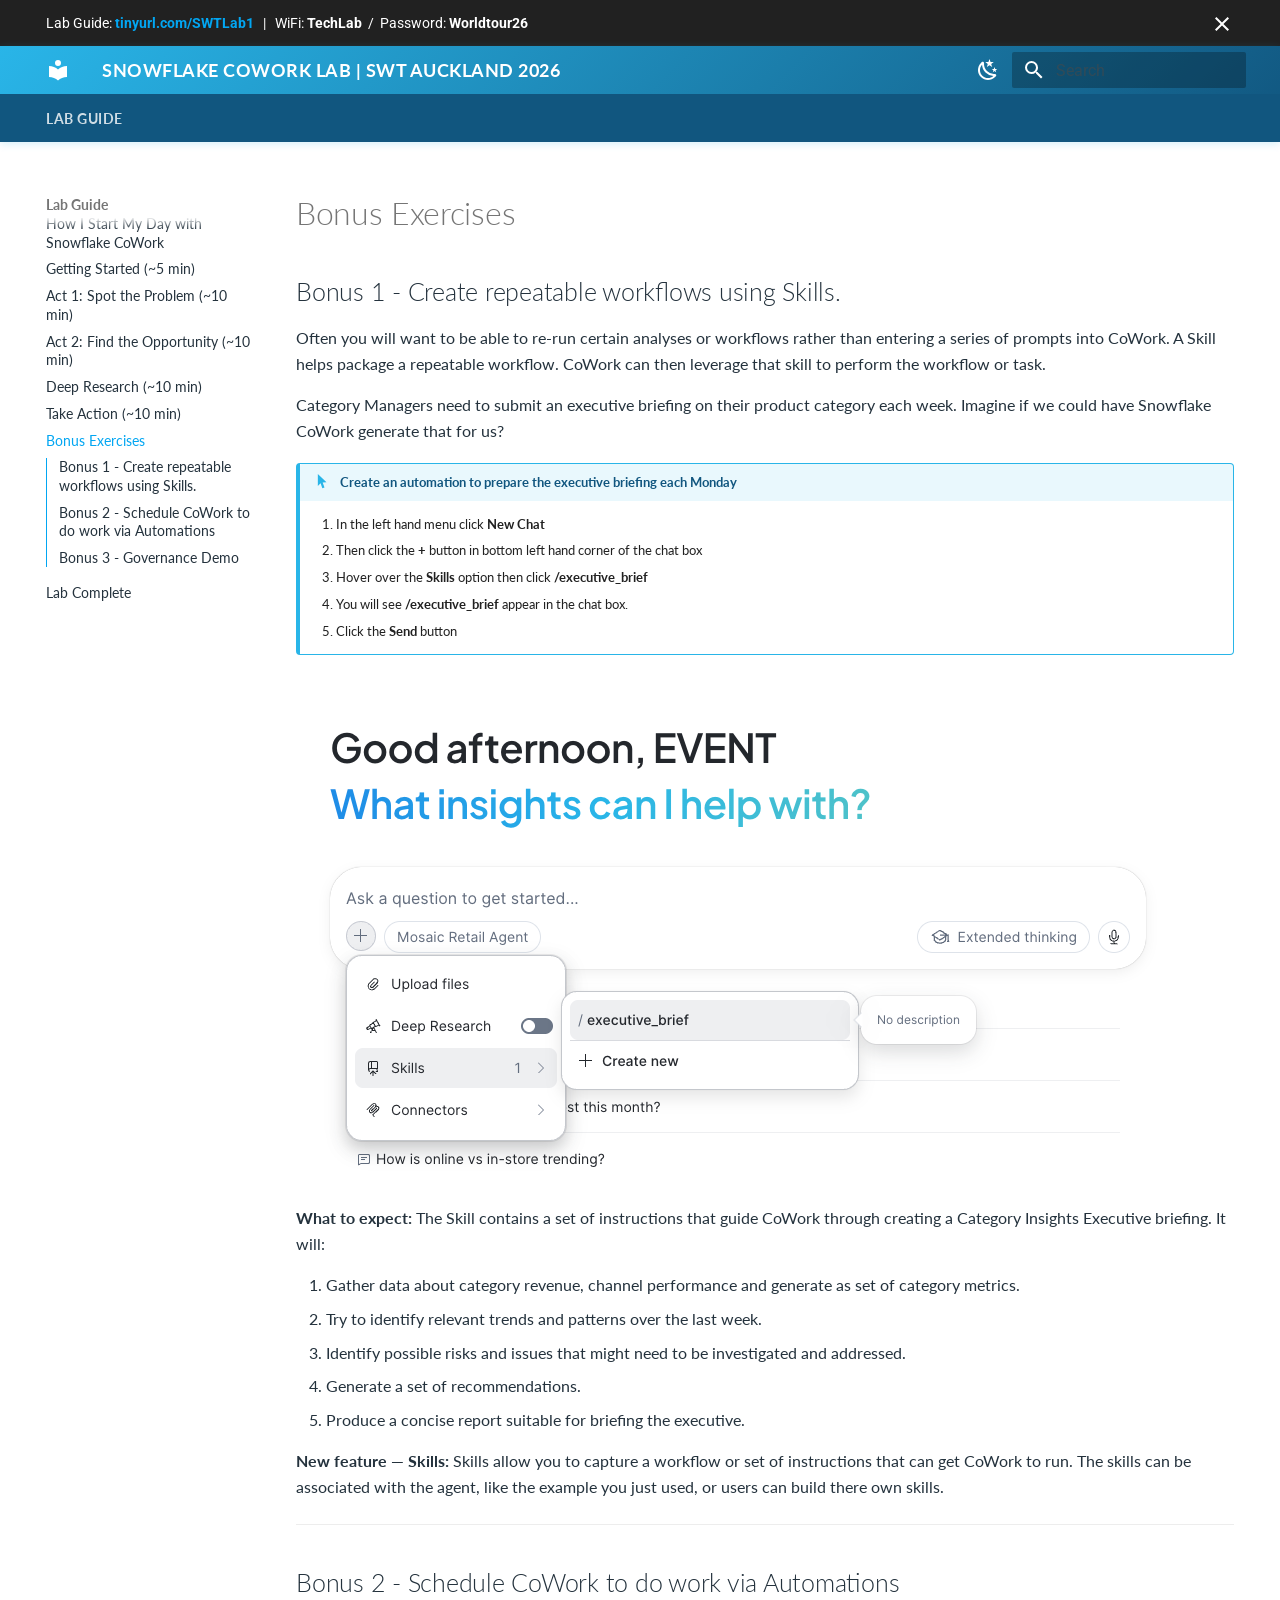
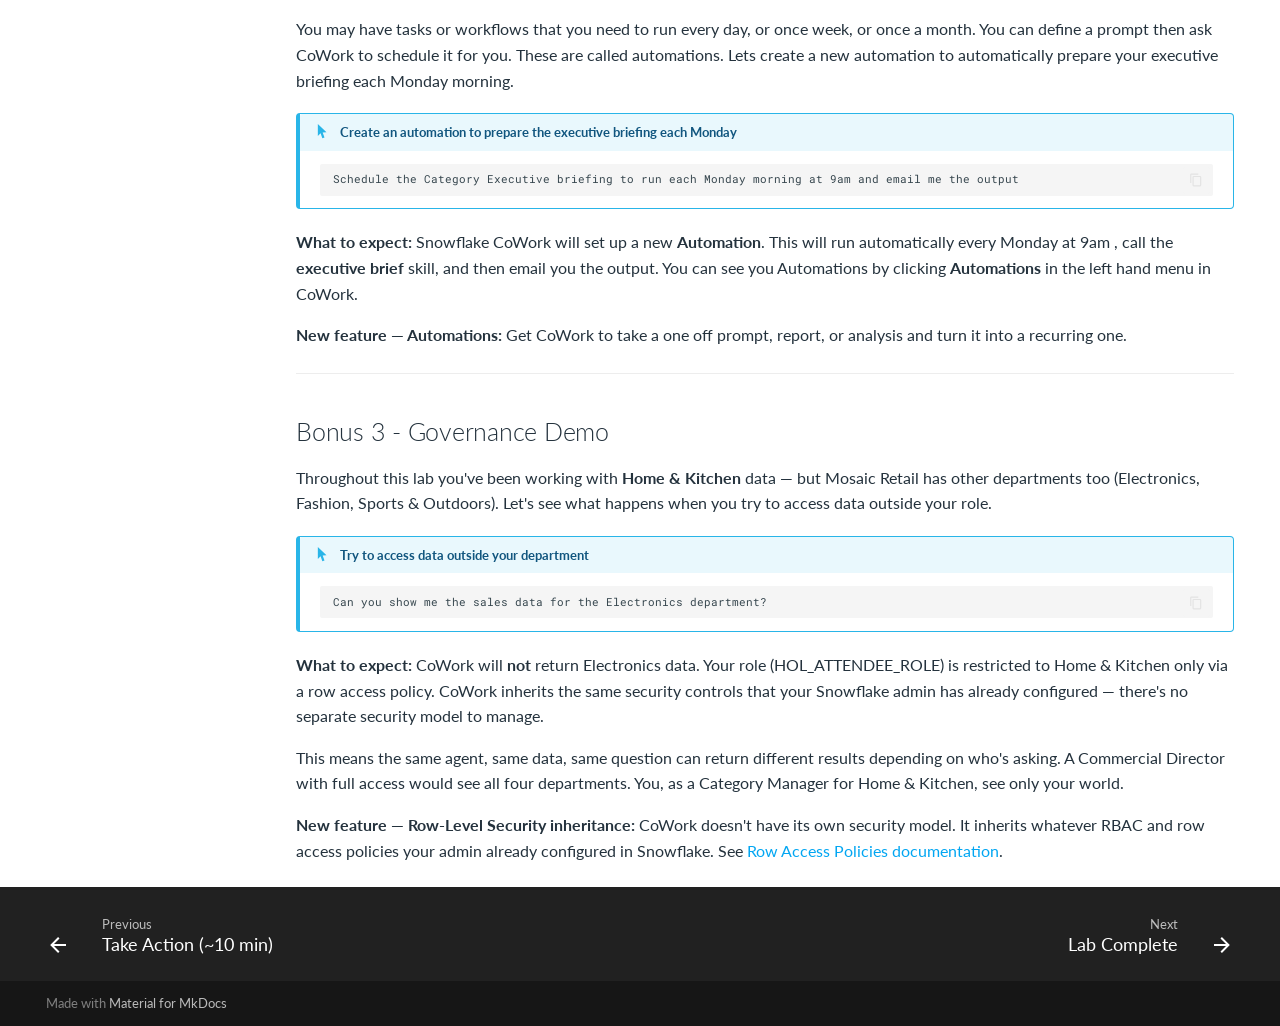
<file: bonus.html>
<!DOCTYPE html><html lang="en" class="no-js"><head>
    
      <meta charset="utf-8">
      <meta name="viewport" content="width=device-width,initial-scale=1">
      
      
      
      
        <link rel="prev" href="take_action.html">
      
      
        <link rel="next" href="wrap_up.html">
      
      
        
      
      
      <link rel="icon" href="assets/images/favicon.png">
      <meta name="generator" content="mkdocs-1.6.1, mkdocs-material-9.7.7">
    
    
      
        <title>Bonus Exercises - Snowflake CoWork Lab | SWT Auckland 2026</title>
      
    
    
      <link rel="stylesheet" href="assets/stylesheets/main.ec1eaa64.min.css">
      
        
        <link rel="stylesheet" href="assets/stylesheets/palette.ab4e12ef.min.css">
      
      


    
    
      
    
    
      
        
        
        <link rel="preconnect" href="https://fonts.gstatic.com" crossorigin="">
        <link rel="stylesheet" href="https://fonts.googleapis.com/css?family=Roboto:300,300i,400,400i,700,700i%7CRoboto+Mono:400,400i,700,700i&amp;display=fallback">
        <style>:root{--md-text-font:"Roboto";--md-code-font:"Roboto Mono"}</style>
      
    
    
      <link rel="stylesheet" href="stylesheets/extra.css">
    
    <script>__md_scope=new URL(".",location),__md_hash=e=>[...e].reduce(((e,_)=>(e<<5)-e+_.charCodeAt(0)),0),__md_get=(e,_=localStorage,t=__md_scope)=>JSON.parse(_.getItem(t.pathname+"."+e)),__md_set=(e,_,t=localStorage,a=__md_scope)=>{try{t.setItem(a.pathname+"."+e,JSON.stringify(_))}catch(e){}}</script>
    
      

    
    
  <link href="assets/stylesheets/glightbox.min.css" rel="stylesheet"><script src="assets/javascripts/glightbox.min.js"></script><style id="glightbox-style">
            html.glightbox-open { overflow: initial; height: 100%; }
            .gslide-title { margin-top: 0px; user-select: text; }
            .gslide-desc { color: #666; user-select: text; }
            .gslide-image img { background: white; }
            .gscrollbar-fixer { padding-right: 15px; }
            .gdesc-inner { font-size: 0.75rem; }
            body[data-md-color-scheme="slate"] .gdesc-inner { background: var(--md-default-bg-color); }
            body[data-md-color-scheme="slate"] .gslide-title { color: var(--md-default-fg-color); }
            body[data-md-color-scheme="slate"] .gslide-desc { color: var(--md-default-fg-color); }
        </style></head>
  
  
    
    
      
    
    
    
    
    <body dir="ltr" data-md-color-scheme="default" data-md-color-primary="light-blue" data-md-color-accent="blue">
  
    
    <input class="md-toggle" data-md-toggle="drawer" type="checkbox" id="__drawer" autocomplete="off">
    <input class="md-toggle" data-md-toggle="search" type="checkbox" id="__search" autocomplete="off">
    <label class="md-overlay" for="__drawer"></label>
    <div data-md-component="skip">
      
        
        <a href="#bonus-exercises" class="md-skip">
          Skip to content
        </a>
      
    </div>
    <div data-md-component="announce">
      
        <aside class="md-banner">
          <div class="md-banner__inner md-grid md-typeset">
            
              <button class="md-banner__button md-icon" aria-label="Don't show this again">
                
                <svg xmlns="http://www.w3.org/2000/svg" viewBox="0 0 24 24"><path d="M19 6.41 17.59 5 12 10.59 6.41 5 5 6.41 10.59 12 5 17.59 6.41 19 12 13.41 17.59 19 19 17.59 13.41 12z"></path></svg>
              </button>
            
            
<span>Lab Guide: <a href="https://tinyurl.com/SWTLab1" target="_blank"><strong>tinyurl.com/SWTLab1</strong></a></span>
&nbsp;&nbsp;|&nbsp;&nbsp;
<span>WiFi: <strong>TechLab</strong> &nbsp;/&nbsp; Password: <strong>Worldtour26</strong></span>

          </div>
          
            <script>var el=document.querySelector("[data-md-component=announce]");if(el){var content=el.querySelector(".md-typeset");__md_hash(content.innerHTML)===__md_get("__announce")&&(el.hidden=!0)}</script>
          
        </aside>
      
    </div>
    
    
      

  

<header class="md-header md-header--shadow md-header--lifted" data-md-component="header">
  <nav class="md-header__inner md-grid" aria-label="Header">
    <a href="." title="Snowflake CoWork Lab | SWT Auckland 2026" class="md-header__button md-logo" aria-label="Snowflake CoWork Lab | SWT Auckland 2026" data-md-component="logo">
      
  
  <svg xmlns="http://www.w3.org/2000/svg" viewBox="0 0 24 24"><path d="M12 8a3 3 0 0 0 3-3 3 3 0 0 0-3-3 3 3 0 0 0-3 3 3 3 0 0 0 3 3m0 3.54C9.64 9.35 6.5 8 3 8v11c3.5 0 6.64 1.35 9 3.54 2.36-2.19 5.5-3.54 9-3.54V8c-3.5 0-6.64 1.35-9 3.54"></path></svg>

    </a>
    <label class="md-header__button md-icon" for="__drawer">
      
      <svg xmlns="http://www.w3.org/2000/svg" viewBox="0 0 24 24"><path d="M3 6h18v2H3zm0 5h18v2H3zm0 5h18v2H3z"></path></svg>
    </label>
    <div class="md-header__title" data-md-component="header-title">
      <div class="md-header__ellipsis">
        <div class="md-header__topic">
          <span class="md-ellipsis">
            Snowflake CoWork Lab | SWT Auckland 2026
          </span>
        </div>
        <div class="md-header__topic" data-md-component="header-topic">
          <span class="md-ellipsis">
            
              Bonus Exercises
            
          </span>
        </div>
      </div>
    </div>
    
      
        <form class="md-header__option" data-md-component="palette">
  
    
    
    
    <input class="md-option" data-md-color-media="" data-md-color-scheme="default" data-md-color-primary="light-blue" data-md-color-accent="blue" aria-label="Switch to dark mode" type="radio" name="__palette" id="__palette_0">
    
      <label class="md-header__button md-icon" title="Switch to dark mode" for="__palette_1" hidden="">
        <svg xmlns="http://www.w3.org/2000/svg" viewBox="0 0 24 24"><path d="m17.75 4.09-2.53 1.94.91 3.06-2.63-1.81-2.63 1.81.91-3.06-2.53-1.94L12.44 4l1.06-3 1.06 3zm3.5 6.91-1.64 1.25.59 1.98-1.7-1.17-1.7 1.17.59-1.98L15.75 11l2.06-.05L18.5 9l.69 1.95zm-2.28 4.95c.83-.08 1.72 1.1 1.19 1.85-.32.45-.66.87-1.08 1.27C15.17 23 8.84 23 4.94 19.07c-3.91-3.9-3.91-10.24 0-14.14.4-.4.82-.76 1.27-1.08.75-.53 1.93.36 1.85 1.19-.27 2.86.69 5.83 2.89 8.02a9.96 9.96 0 0 0 8.02 2.89m-1.64 2.02a12.08 12.08 0 0 1-7.8-3.47c-2.17-2.19-3.33-5-3.49-7.82-2.81 3.14-2.7 7.96.31 10.98 3.02 3.01 7.84 3.12 10.98.31"></path></svg>
      </label>
    
  
    
    
    
    <input class="md-option" data-md-color-media="" data-md-color-scheme="slate" data-md-color-primary="light-blue" data-md-color-accent="light-blue" aria-label="Switch to light mode" type="radio" name="__palette" id="__palette_1">
    
      <label class="md-header__button md-icon" title="Switch to light mode" for="__palette_0" hidden="">
        <svg xmlns="http://www.w3.org/2000/svg" viewBox="0 0 24 24"><path d="M12 7a5 5 0 0 1 5 5 5 5 0 0 1-5 5 5 5 0 0 1-5-5 5 5 0 0 1 5-5m0 2a3 3 0 0 0-3 3 3 3 0 0 0 3 3 3 3 0 0 0 3-3 3 3 0 0 0-3-3m0-7 2.39 3.42C13.65 5.15 12.84 5 12 5s-1.65.15-2.39.42zM3.34 7l4.16-.35A7.2 7.2 0 0 0 5.94 8.5c-.44.74-.69 1.5-.83 2.29zm.02 10 1.76-3.77a7.131 7.131 0 0 0 2.38 4.14zM20.65 7l-1.77 3.79a7.02 7.02 0 0 0-2.38-4.15zm-.01 10-4.14.36c.59-.51 1.12-1.14 1.54-1.86.42-.73.69-1.5.83-2.29zM12 22l-2.41-3.44c.74.27 1.55.44 2.41.44.82 0 1.63-.17 2.37-.44z"></path></svg>
      </label>
    
  
</form>
      
    
    
      <script>var palette=__md_get("__palette");if(palette&&palette.color){if("(prefers-color-scheme)"===palette.color.media){var media=matchMedia("(prefers-color-scheme: light)"),input=document.querySelector(media.matches?"[data-md-color-media='(prefers-color-scheme: light)']":"[data-md-color-media='(prefers-color-scheme: dark)']");palette.color.media=input.getAttribute("data-md-color-media"),palette.color.scheme=input.getAttribute("data-md-color-scheme"),palette.color.primary=input.getAttribute("data-md-color-primary"),palette.color.accent=input.getAttribute("data-md-color-accent")}for(var[key,value]of Object.entries(palette.color))document.body.setAttribute("data-md-color-"+key,value)}</script>
    
    
    
      
      
        <label class="md-header__button md-icon" for="__search">
          
          <svg xmlns="http://www.w3.org/2000/svg" viewBox="0 0 24 24"><path d="M9.5 3A6.5 6.5 0 0 1 16 9.5c0 1.61-.59 3.09-1.56 4.23l.27.27h.79l5 5-1.5 1.5-5-5v-.79l-.27-.27A6.52 6.52 0 0 1 9.5 16 6.5 6.5 0 0 1 3 9.5 6.5 6.5 0 0 1 9.5 3m0 2C7 5 5 7 5 9.5S7 14 9.5 14 14 12 14 9.5 12 5 9.5 5"></path></svg>
        </label>
        <div class="md-search" data-md-component="search" role="dialog">
  <label class="md-search__overlay" for="__search"></label>
  <div class="md-search__inner" role="search">
    <form class="md-search__form" name="search">
      <input type="text" class="md-search__input" name="query" aria-label="Search" placeholder="Search" autocapitalize="off" autocorrect="off" autocomplete="off" spellcheck="false" data-md-component="search-query" required="">
      <label class="md-search__icon md-icon" for="__search">
        
        <svg xmlns="http://www.w3.org/2000/svg" viewBox="0 0 24 24"><path d="M9.5 3A6.5 6.5 0 0 1 16 9.5c0 1.61-.59 3.09-1.56 4.23l.27.27h.79l5 5-1.5 1.5-5-5v-.79l-.27-.27A6.52 6.52 0 0 1 9.5 16 6.5 6.5 0 0 1 3 9.5 6.5 6.5 0 0 1 9.5 3m0 2C7 5 5 7 5 9.5S7 14 9.5 14 14 12 14 9.5 12 5 9.5 5"></path></svg>
        
        <svg xmlns="http://www.w3.org/2000/svg" viewBox="0 0 24 24"><path d="M20 11v2H8l5.5 5.5-1.42 1.42L4.16 12l7.92-7.92L13.5 5.5 8 11z"></path></svg>
      </label>
      <nav class="md-search__options" aria-label="Search">
        
        <button type="reset" class="md-search__icon md-icon" title="Clear" aria-label="Clear" tabindex="-1">
          
          <svg xmlns="http://www.w3.org/2000/svg" viewBox="0 0 24 24"><path d="M19 6.41 17.59 5 12 10.59 6.41 5 5 6.41 10.59 12 5 17.59 6.41 19 12 13.41 17.59 19 19 17.59 13.41 12z"></path></svg>
        </button>
      </nav>
      
    </form>
    <div class="md-search__output">
      <div class="md-search__scrollwrap" tabindex="0" data-md-scrollfix="">
        <div class="md-search-result" data-md-component="search-result">
          <div class="md-search-result__meta">
            Initializing search
          </div>
          <ol class="md-search-result__list" role="presentation"></ol>
        </div>
      </div>
    </div>
  </div>
</div>
      
    
    
  </nav>
  
    
      
<nav class="md-tabs" aria-label="Tabs" data-md-component="tabs">
  <div class="md-grid">
    <ul class="md-tabs__list">
      
        
  
  
  
    
  
  
    
    
      <li class="md-tabs__item md-tabs__item--active">
        <a href="index.html" class="md-tabs__link">
          
  
  
  Lab Guide

        </a>
      </li>
    
  

      
    </ul>
  </div>
</nav>
    
  
</header>
    
    <div class="md-container" data-md-component="container">
      
      
        
      
      <main class="md-main" data-md-component="main">
        <div class="md-main__inner md-grid">
          
            
              
              <div class="md-sidebar md-sidebar--primary" data-md-component="sidebar" data-md-type="navigation">
                <div class="md-sidebar__scrollwrap">
                  <div class="md-sidebar__inner">
                    


  


  

<nav class="md-nav md-nav--primary md-nav--lifted md-nav--integrated" aria-label="Navigation" data-md-level="0">
  <label class="md-nav__title" for="__drawer">
    <a href="." title="Snowflake CoWork Lab | SWT Auckland 2026" class="md-nav__button md-logo" aria-label="Snowflake CoWork Lab | SWT Auckland 2026" data-md-component="logo">
      
  
  <svg xmlns="http://www.w3.org/2000/svg" viewBox="0 0 24 24"><path d="M12 8a3 3 0 0 0 3-3 3 3 0 0 0-3-3 3 3 0 0 0-3 3 3 3 0 0 0 3 3m0 3.54C9.64 9.35 6.5 8 3 8v11c3.5 0 6.64 1.35 9 3.54 2.36-2.19 5.5-3.54 9-3.54V8c-3.5 0-6.64 1.35-9 3.54"></path></svg>

    </a>
    Snowflake CoWork Lab | SWT Auckland 2026
  </label>
  
  <ul class="md-nav__list" data-md-scrollfix="">
    
      
      
  
  
    
  
  
  
    
    
    
    
      
        
        
      
      
        
      
    
    
    <li class="md-nav__item md-nav__item--active md-nav__item--section md-nav__item--nested">
      
        
        
        <input class="md-nav__toggle md-toggle " type="checkbox" id="__nav_1" checked="">
        
          
          <label class="md-nav__link" for="__nav_1" id="__nav_1_label" tabindex="">
            
  
  
  <span class="md-ellipsis">
    
  
    Lab Guide
  

    
  </span>
  
  

            <span class="md-nav__icon md-icon"></span>
          </label>
        
        <nav class="md-nav" data-md-level="1" aria-labelledby="__nav_1_label" aria-expanded="true">
          <label class="md-nav__title" for="__nav_1">
            <span class="md-nav__icon md-icon"></span>
            
  
    Lab Guide
  

          </label>
          <ul class="md-nav__list" data-md-scrollfix="">
            
              
                
  
  
  
  
    <li class="md-nav__item">
      <a href="index.html" class="md-nav__link">
        
  
  
  <span class="md-ellipsis">
    
  
    How I Start My Day with Snowflake CoWork
  

    
  </span>
  
  

      </a>
    </li>
  

              
            
              
                
  
  
  
  
    <li class="md-nav__item">
      <a href="getting_started.html" class="md-nav__link">
        
  
  
  <span class="md-ellipsis">
    
  
    Getting Started (~5 min)
  

    
  </span>
  
  

      </a>
    </li>
  

              
            
              
                
  
  
  
  
    <li class="md-nav__item">
      <a href="act1.html" class="md-nav__link">
        
  
  
  <span class="md-ellipsis">
    
  
    Act 1: Spot the Problem (~10 min)
  

    
  </span>
  
  

      </a>
    </li>
  

              
            
              
                
  
  
  
  
    <li class="md-nav__item">
      <a href="act2.html" class="md-nav__link">
        
  
  
  <span class="md-ellipsis">
    
  
    Act 2: Find the Opportunity (~10 min)
  

    
  </span>
  
  

      </a>
    </li>
  

              
            
              
                
  
  
  
  
    <li class="md-nav__item">
      <a href="deep_research.html" class="md-nav__link">
        
  
  
  <span class="md-ellipsis">
    
  
    Deep Research (~10 min)
  

    
  </span>
  
  

      </a>
    </li>
  

              
            
              
                
  
  
  
  
    <li class="md-nav__item">
      <a href="take_action.html" class="md-nav__link">
        
  
  
  <span class="md-ellipsis">
    
  
    Take Action (~10 min)
  

    
  </span>
  
  

      </a>
    </li>
  

              
            
              
                
  
  
    
  
  
  
    <li class="md-nav__item md-nav__item--active">
      
      <input class="md-nav__toggle md-toggle" type="checkbox" id="__toc">
      
      
        
      
      
        <label class="md-nav__link md-nav__link--active" for="__toc">
          
  
  
  <span class="md-ellipsis">
    
  
    Bonus Exercises
  

    
  </span>
  
  

          <span class="md-nav__icon md-icon"></span>
        </label>
      
      <a href="bonus.html" class="md-nav__link md-nav__link--active">
        
  
  
  <span class="md-ellipsis">
    
  
    Bonus Exercises
  

    
  </span>
  
  

      </a>
      
        

<nav class="md-nav md-nav--secondary" aria-label="Table of contents">
  
  
  
    
  
  
    <label class="md-nav__title" for="__toc">
      <span class="md-nav__icon md-icon"></span>
      Table of contents
    </label>
    <ul class="md-nav__list" data-md-component="toc" data-md-scrollfix="">
      
        <li class="md-nav__item">
  <a href="#bonus-1-create-repeatable-workflows-using-skills" class="md-nav__link">
    <span class="md-ellipsis">
      
        Bonus 1 - Create repeatable workflows using Skills.
      
    </span>
  </a>
  
</li>
      
        <li class="md-nav__item">
  <a href="#bonus-2-schedule-cowork-to-do-work-via-automations" class="md-nav__link">
    <span class="md-ellipsis">
      
        Bonus 2 - Schedule CoWork to do work via Automations
      
    </span>
  </a>
  
</li>
      
        <li class="md-nav__item">
  <a href="#bonus-3-governance-demo" class="md-nav__link">
    <span class="md-ellipsis">
      
        Bonus 3 - Governance Demo
      
    </span>
  </a>
  
</li>
      
    </ul>
  
</nav>
      
    </li>
  

              
            
              
                
  
  
  
  
    <li class="md-nav__item">
      <a href="wrap_up.html" class="md-nav__link">
        
  
  
  <span class="md-ellipsis">
    
  
    Lab Complete
  

    
  </span>
  
  

      </a>
    </li>
  

              
            
          </ul>
        </nav>
      
    </li>
  

    
  </ul>
</nav>
                  </div>
                </div>
              </div>
            
            
          
          
            <div class="md-content" data-md-component="content">
              
              <article class="md-content__inner md-typeset">
                
                  



<h1 id="bonus-exercises">Bonus Exercises</h1>
<h2 id="bonus-1-create-repeatable-workflows-using-skills">Bonus 1 - Create repeatable workflows using Skills.</h2>
<p>Often you will want to be able to re-run certain analyses or workflows rather than entering a series of prompts into CoWork. A Skill helps package a repeatable workflow. CoWork can then leverage that skill to perform the workflow or task.</p>
<p>Category Managers need to submit an executive briefing on their product category each week. Imagine if we could have Snowflake CoWork generate that for us? </p>
<div class="admonition action">
<p class="admonition-title">Create an automation to prepare the executive briefing each Monday</p>
<ol>
<li>In the left hand menu click <strong>New Chat</strong></li>
<li>Then click the <strong>+</strong> button in bottom left hand corner of the chat box </li>
<li>Hover over the <strong>Skills</strong> option then click <strong>/executive_brief</strong></li>
<li>You will see <strong>/executive_brief</strong> appear in the chat box. </li>
<li>Click the <strong>Send</strong> button </li>
</ol>
</div>
<p><a class="glightbox" data-type="image" data-width="auto" data-height="auto" href="assets/bonuscocoskill.png" data-desc-position="bottom"><img alt="" src="assets/bonuscocoskill.png"></a></p>
<p><strong>What to expect:</strong>  The Skill contains a set of instructions that guide CoWork through creating a Category Insights Executive briefing. It will:</p>
<ol>
<li>Gather data about category revenue, channel performance and generate as set of category metrics.</li>
<li>Try to identify relevant trends and patterns over the last week.</li>
<li>Identify possible risks and issues that might need to be investigated and addressed.</li>
<li>Generate a set of recommendations.</li>
<li>Produce a concise report suitable for briefing the executive.</li>
</ol>
<p><strong>New feature — Skills:</strong> Skills allow you to capture a workflow or set of instructions that can get CoWork to run. The skills can be associated with the agent, like the example you just used, or users can build there own skills. </p>
<hr>
<h2 id="bonus-2-schedule-cowork-to-do-work-via-automations">Bonus 2 - Schedule CoWork to do work via Automations</h2>
<p>You may have tasks or workflows that you need to run every day, or once week, or once a month. You can define a prompt then ask CoWork to schedule it for you. These are called automations. Lets create a new automation to automatically prepare your executive briefing each Monday morning.</p>
<div class="admonition action">
<p class="admonition-title">Create an automation to prepare the executive briefing each Monday</p>
<div class="highlight"><pre><span></span><code><a id="__codelineno-0-1" name="__codelineno-0-1" href="#__codelineno-0-1"></a>Schedule the Category Executive briefing to run each Monday morning at 9am and email me the output
</code></pre></div>
</div>
<p><strong>What to expect:</strong>  Snowflake CoWork will set up a new <strong>Automation</strong>. This will run automatically every Monday at 9am , call the <strong>executive brief</strong> skill, and then email you the output. You can see you Automations by clicking <strong>Automations</strong> in the left hand menu in CoWork.</p>
<p><strong>New feature — Automations:</strong> Get CoWork to take a one off prompt, report, or analysis and turn it into a recurring one.</p>
<hr>
<h2 id="bonus-3-governance-demo">Bonus 3 - Governance Demo</h2>
<p>Throughout this lab you've been working with <strong>Home &amp; Kitchen</strong> data — but Mosaic Retail has other departments too (Electronics, Fashion, Sports &amp; Outdoors). Let's see what happens when you try to access data outside your role.</p>
<div class="admonition action">
<p class="admonition-title">Try to access data outside your department</p>
<div class="highlight"><pre><span></span><code><a id="__codelineno-1-1" name="__codelineno-1-1" href="#__codelineno-1-1"></a>Can you show me the sales data for the Electronics department?
</code></pre></div>
</div>
<p><strong>What to expect:</strong> CoWork will <strong>not</strong> return Electronics data. Your role (HOL_ATTENDEE_ROLE) is restricted to Home &amp; Kitchen only via a row access policy. CoWork inherits the same security controls that your Snowflake admin has already configured — there's no separate security model to manage.</p>
<p>This means the same agent, same data, same question can return different results depending on who's asking. A Commercial Director with full access would see all four departments. You, as a Category Manager for Home &amp; Kitchen, see only your world.</p>
<p><strong>New feature — Row-Level Security inheritance:</strong> CoWork doesn't have its own security model. It inherits whatever RBAC and row access policies your admin already configured in Snowflake. See <a href="https://docs.snowflake.com/en/user-guide/security-row-intro">Row Access Policies documentation</a>.</p>












                
              </article>
            </div>
          
          
  <script>var tabs=__md_get("__tabs");if(Array.isArray(tabs))e:for(var set of document.querySelectorAll(".tabbed-set")){var labels=set.querySelector(".tabbed-labels");for(var tab of tabs)for(var label of labels.getElementsByTagName("label"))if(label.innerText.trim()===tab){var input=document.getElementById(label.htmlFor);input.checked=!0;continue e}}</script>

<script>var target=document.getElementById(location.hash.slice(1));target&&target.name&&(target.checked=target.name.startsWith("__tabbed_"))</script>
        </div>
        
      </main>
      
        <footer class="md-footer">
  
    
      
      <nav class="md-footer__inner md-grid" aria-label="Footer">
        
          
          <a href="take_action.html" class="md-footer__link md-footer__link--prev" aria-label="Previous: Take Action (~10 min)">
            <div class="md-footer__button md-icon">
              
              <svg xmlns="http://www.w3.org/2000/svg" viewBox="0 0 24 24"><path d="M20 11v2H8l5.5 5.5-1.42 1.42L4.16 12l7.92-7.92L13.5 5.5 8 11z"></path></svg>
            </div>
            <div class="md-footer__title">
              <span class="md-footer__direction">
                Previous
              </span>
              <div class="md-ellipsis">
                Take Action (~10 min)
              </div>
            </div>
          </a>
        
        
          
          <a href="wrap_up.html" class="md-footer__link md-footer__link--next" aria-label="Next: Lab Complete">
            <div class="md-footer__title">
              <span class="md-footer__direction">
                Next
              </span>
              <div class="md-ellipsis">
                Lab Complete
              </div>
            </div>
            <div class="md-footer__button md-icon">
              
              <svg xmlns="http://www.w3.org/2000/svg" viewBox="0 0 24 24"><path d="M4 11v2h12l-5.5 5.5 1.42 1.42L19.84 12l-7.92-7.92L10.5 5.5 16 11z"></path></svg>
            </div>
          </a>
        
      </nav>
    
  
  <div class="md-footer-meta md-typeset">
    <div class="md-footer-meta__inner md-grid">
      <div class="md-copyright">
  
  
    Made with
    <a href="https://squidfunk.github.io/mkdocs-material/" target="_blank" rel="noopener">
      Material for MkDocs
    </a>
  
</div>
      
    </div>
  </div>
</footer>
      
    </div>
    <div class="md-dialog" data-md-component="dialog">
      <div class="md-dialog__inner md-typeset"></div>
    </div>
    
    
    
      
      
      <script id="__config" type="application/json">{"annotate": null, "base": ".", "features": ["announce.dismiss", "toc.integrate", "content.tabs.link", "content.code.copy", "content.code.annotation", "navigation.footer", "navigation.tabs", "navigation.tabs.sticky", "navigation.sections"], "search": "assets/javascripts/workers/search.2c215733.min.js", "tags": null, "translations": {"clipboard.copied": "Copied to clipboard", "clipboard.copy": "Copy to clipboard", "search.result.more.one": "1 more on this page", "search.result.more.other": "# more on this page", "search.result.none": "No matching documents", "search.result.one": "1 matching document", "search.result.other": "# matching documents", "search.result.placeholder": "Type to start searching", "search.result.term.missing": "Missing", "select.version": "Select version"}, "version": null}</script>
    
    
      <script src="assets/javascripts/bundle.d7400e89.min.js"></script>
      
    
  
<script id="init-glightbox">const lightbox = GLightbox({"touchNavigation": true, "loop": false, "zoomable": true, "draggable": true, "openEffect": "zoom", "closeEffect": "zoom", "slideEffect": "slide"});
document$.subscribe(()=>{ lightbox.reload(); });
</script></body></html>
</file>
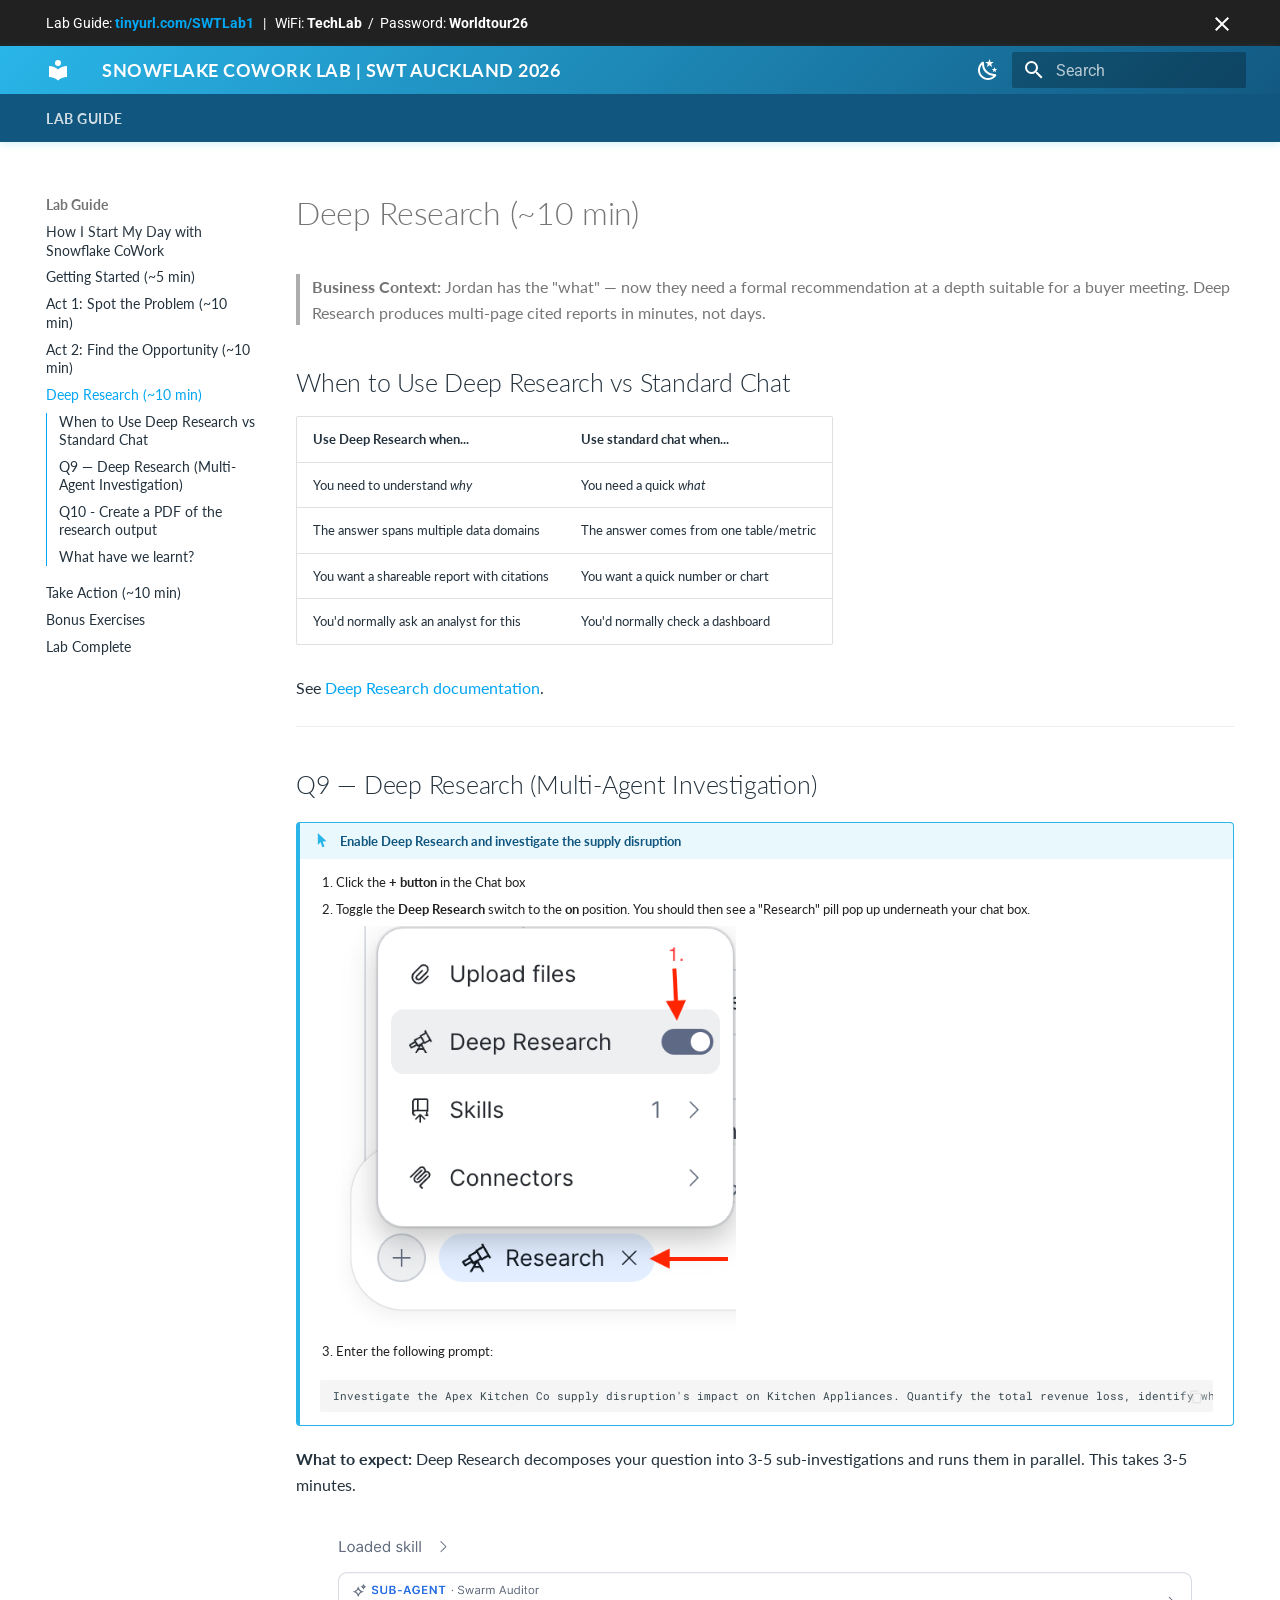
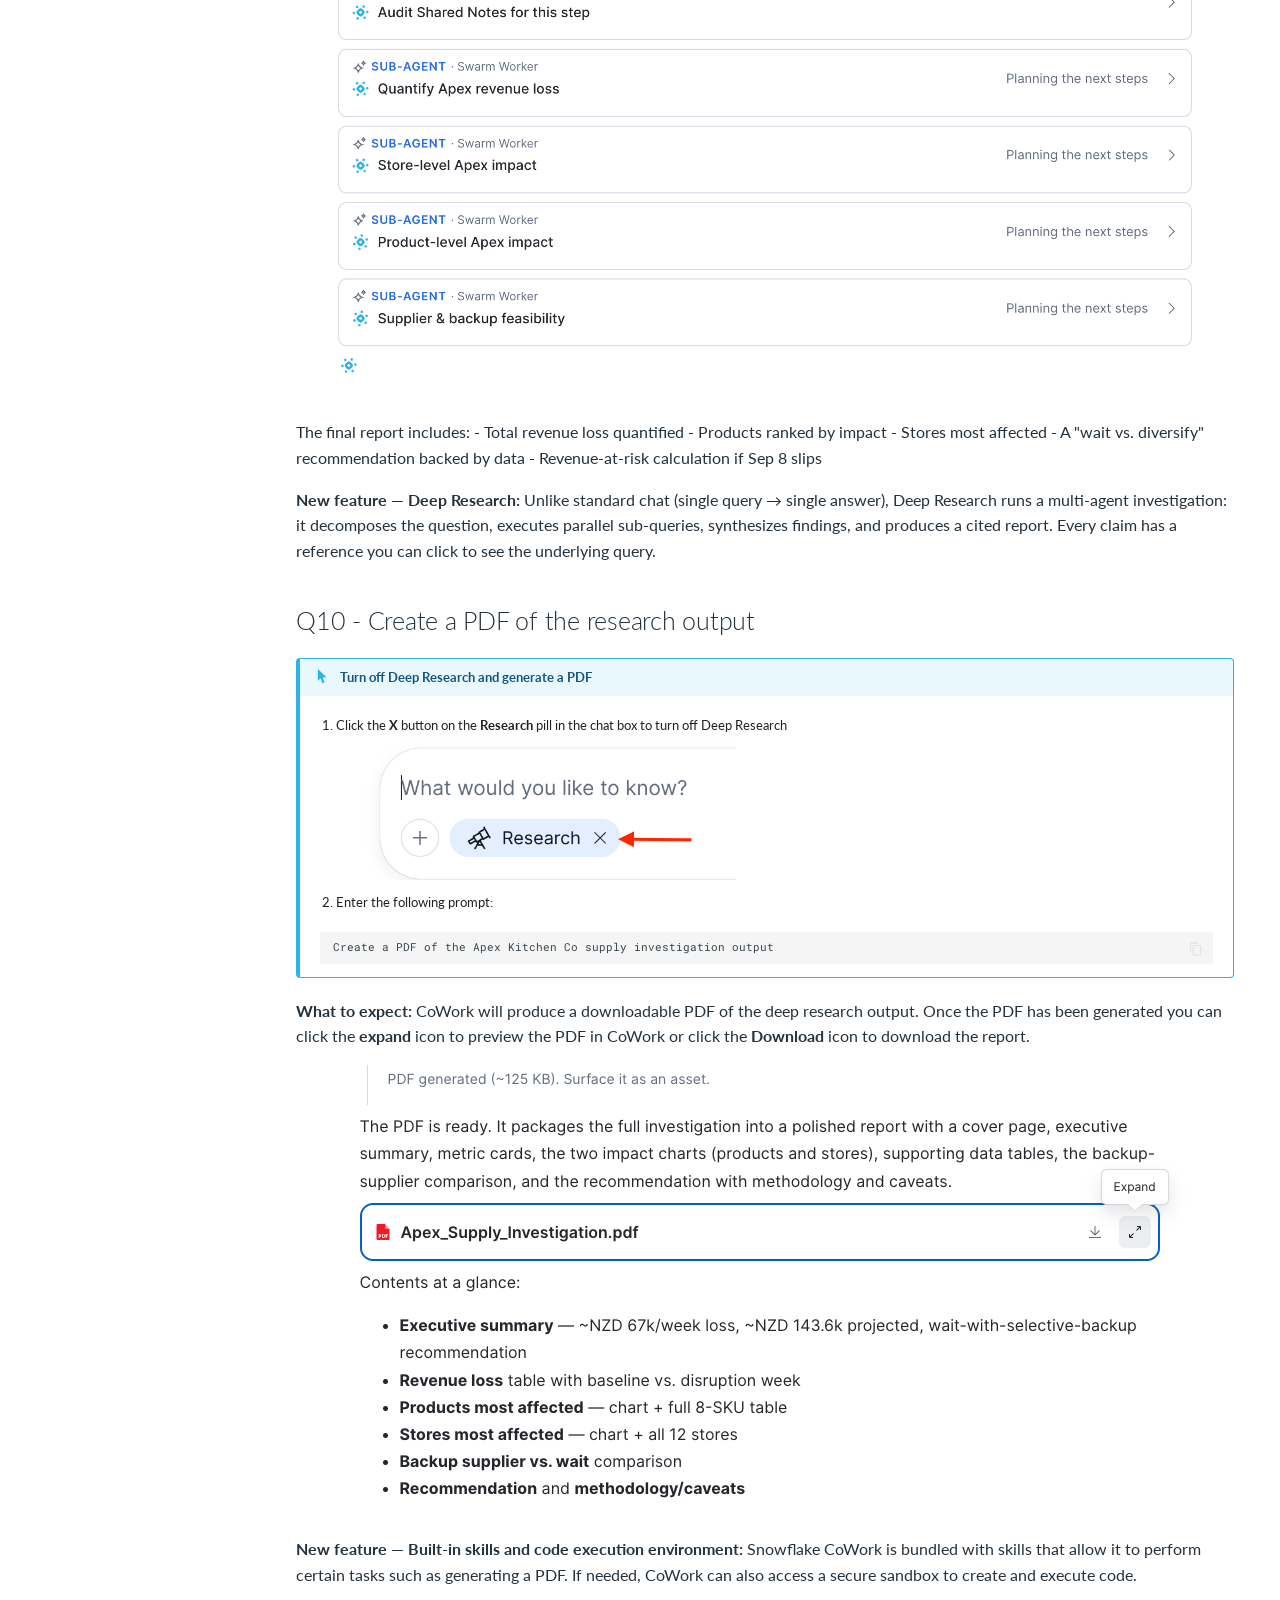
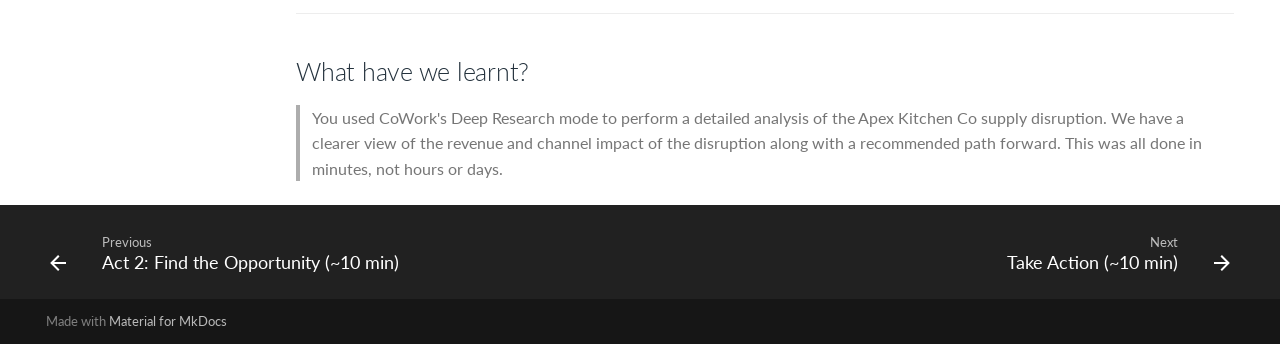
<file: deep_research.html>
<!DOCTYPE html><html lang="en" class="no-js"><head>
    
      <meta charset="utf-8">
      <meta name="viewport" content="width=device-width,initial-scale=1">
      
      
      
      
        <link rel="prev" href="act2.html">
      
      
        <link rel="next" href="take_action.html">
      
      
        
      
      
      <link rel="icon" href="assets/images/favicon.png">
      <meta name="generator" content="mkdocs-1.6.1, mkdocs-material-9.7.7">
    
    
      
        <title>Deep Research (~10 min) - Snowflake CoWork Lab | SWT Auckland 2026</title>
      
    
    
      <link rel="stylesheet" href="assets/stylesheets/main.ec1eaa64.min.css">
      
        
        <link rel="stylesheet" href="assets/stylesheets/palette.ab4e12ef.min.css">
      
      


    
    
      
    
    
      
        
        
        <link rel="preconnect" href="https://fonts.gstatic.com" crossorigin="">
        <link rel="stylesheet" href="https://fonts.googleapis.com/css?family=Roboto:300,300i,400,400i,700,700i%7CRoboto+Mono:400,400i,700,700i&amp;display=fallback">
        <style>:root{--md-text-font:"Roboto";--md-code-font:"Roboto Mono"}</style>
      
    
    
      <link rel="stylesheet" href="stylesheets/extra.css">
    
    <script>__md_scope=new URL(".",location),__md_hash=e=>[...e].reduce(((e,_)=>(e<<5)-e+_.charCodeAt(0)),0),__md_get=(e,_=localStorage,t=__md_scope)=>JSON.parse(_.getItem(t.pathname+"."+e)),__md_set=(e,_,t=localStorage,a=__md_scope)=>{try{t.setItem(a.pathname+"."+e,JSON.stringify(_))}catch(e){}}</script>
    
      

    
    
  <link href="assets/stylesheets/glightbox.min.css" rel="stylesheet"><script src="assets/javascripts/glightbox.min.js"></script><style id="glightbox-style">
            html.glightbox-open { overflow: initial; height: 100%; }
            .gslide-title { margin-top: 0px; user-select: text; }
            .gslide-desc { color: #666; user-select: text; }
            .gslide-image img { background: white; }
            .gscrollbar-fixer { padding-right: 15px; }
            .gdesc-inner { font-size: 0.75rem; }
            body[data-md-color-scheme="slate"] .gdesc-inner { background: var(--md-default-bg-color); }
            body[data-md-color-scheme="slate"] .gslide-title { color: var(--md-default-fg-color); }
            body[data-md-color-scheme="slate"] .gslide-desc { color: var(--md-default-fg-color); }
        </style></head>
  
  
    
    
      
    
    
    
    
    <body dir="ltr" data-md-color-scheme="default" data-md-color-primary="light-blue" data-md-color-accent="blue">
  
    
    <input class="md-toggle" data-md-toggle="drawer" type="checkbox" id="__drawer" autocomplete="off">
    <input class="md-toggle" data-md-toggle="search" type="checkbox" id="__search" autocomplete="off">
    <label class="md-overlay" for="__drawer"></label>
    <div data-md-component="skip">
      
        
        <a href="#deep-research-10-min" class="md-skip">
          Skip to content
        </a>
      
    </div>
    <div data-md-component="announce">
      
        <aside class="md-banner">
          <div class="md-banner__inner md-grid md-typeset">
            
              <button class="md-banner__button md-icon" aria-label="Don't show this again">
                
                <svg xmlns="http://www.w3.org/2000/svg" viewBox="0 0 24 24"><path d="M19 6.41 17.59 5 12 10.59 6.41 5 5 6.41 10.59 12 5 17.59 6.41 19 12 13.41 17.59 19 19 17.59 13.41 12z"></path></svg>
              </button>
            
            
<span>Lab Guide: <a href="https://tinyurl.com/SWTLab1" target="_blank"><strong>tinyurl.com/SWTLab1</strong></a></span>
&nbsp;&nbsp;|&nbsp;&nbsp;
<span>WiFi: <strong>TechLab</strong> &nbsp;/&nbsp; Password: <strong>Worldtour26</strong></span>

          </div>
          
            <script>var el=document.querySelector("[data-md-component=announce]");if(el){var content=el.querySelector(".md-typeset");__md_hash(content.innerHTML)===__md_get("__announce")&&(el.hidden=!0)}</script>
          
        </aside>
      
    </div>
    
    
      

  

<header class="md-header md-header--shadow md-header--lifted" data-md-component="header">
  <nav class="md-header__inner md-grid" aria-label="Header">
    <a href="." title="Snowflake CoWork Lab | SWT Auckland 2026" class="md-header__button md-logo" aria-label="Snowflake CoWork Lab | SWT Auckland 2026" data-md-component="logo">
      
  
  <svg xmlns="http://www.w3.org/2000/svg" viewBox="0 0 24 24"><path d="M12 8a3 3 0 0 0 3-3 3 3 0 0 0-3-3 3 3 0 0 0-3 3 3 3 0 0 0 3 3m0 3.54C9.64 9.35 6.5 8 3 8v11c3.5 0 6.64 1.35 9 3.54 2.36-2.19 5.5-3.54 9-3.54V8c-3.5 0-6.64 1.35-9 3.54"></path></svg>

    </a>
    <label class="md-header__button md-icon" for="__drawer">
      
      <svg xmlns="http://www.w3.org/2000/svg" viewBox="0 0 24 24"><path d="M3 6h18v2H3zm0 5h18v2H3zm0 5h18v2H3z"></path></svg>
    </label>
    <div class="md-header__title" data-md-component="header-title">
      <div class="md-header__ellipsis">
        <div class="md-header__topic">
          <span class="md-ellipsis">
            Snowflake CoWork Lab | SWT Auckland 2026
          </span>
        </div>
        <div class="md-header__topic" data-md-component="header-topic">
          <span class="md-ellipsis">
            
              Deep Research (~10 min)
            
          </span>
        </div>
      </div>
    </div>
    
      
        <form class="md-header__option" data-md-component="palette">
  
    
    
    
    <input class="md-option" data-md-color-media="" data-md-color-scheme="default" data-md-color-primary="light-blue" data-md-color-accent="blue" aria-label="Switch to dark mode" type="radio" name="__palette" id="__palette_0">
    
      <label class="md-header__button md-icon" title="Switch to dark mode" for="__palette_1" hidden="">
        <svg xmlns="http://www.w3.org/2000/svg" viewBox="0 0 24 24"><path d="m17.75 4.09-2.53 1.94.91 3.06-2.63-1.81-2.63 1.81.91-3.06-2.53-1.94L12.44 4l1.06-3 1.06 3zm3.5 6.91-1.64 1.25.59 1.98-1.7-1.17-1.7 1.17.59-1.98L15.75 11l2.06-.05L18.5 9l.69 1.95zm-2.28 4.95c.83-.08 1.72 1.1 1.19 1.85-.32.45-.66.87-1.08 1.27C15.17 23 8.84 23 4.94 19.07c-3.91-3.9-3.91-10.24 0-14.14.4-.4.82-.76 1.27-1.08.75-.53 1.93.36 1.85 1.19-.27 2.86.69 5.83 2.89 8.02a9.96 9.96 0 0 0 8.02 2.89m-1.64 2.02a12.08 12.08 0 0 1-7.8-3.47c-2.17-2.19-3.33-5-3.49-7.82-2.81 3.14-2.7 7.96.31 10.98 3.02 3.01 7.84 3.12 10.98.31"></path></svg>
      </label>
    
  
    
    
    
    <input class="md-option" data-md-color-media="" data-md-color-scheme="slate" data-md-color-primary="light-blue" data-md-color-accent="light-blue" aria-label="Switch to light mode" type="radio" name="__palette" id="__palette_1">
    
      <label class="md-header__button md-icon" title="Switch to light mode" for="__palette_0" hidden="">
        <svg xmlns="http://www.w3.org/2000/svg" viewBox="0 0 24 24"><path d="M12 7a5 5 0 0 1 5 5 5 5 0 0 1-5 5 5 5 0 0 1-5-5 5 5 0 0 1 5-5m0 2a3 3 0 0 0-3 3 3 3 0 0 0 3 3 3 3 0 0 0 3-3 3 3 0 0 0-3-3m0-7 2.39 3.42C13.65 5.15 12.84 5 12 5s-1.65.15-2.39.42zM3.34 7l4.16-.35A7.2 7.2 0 0 0 5.94 8.5c-.44.74-.69 1.5-.83 2.29zm.02 10 1.76-3.77a7.131 7.131 0 0 0 2.38 4.14zM20.65 7l-1.77 3.79a7.02 7.02 0 0 0-2.38-4.15zm-.01 10-4.14.36c.59-.51 1.12-1.14 1.54-1.86.42-.73.69-1.5.83-2.29zM12 22l-2.41-3.44c.74.27 1.55.44 2.41.44.82 0 1.63-.17 2.37-.44z"></path></svg>
      </label>
    
  
</form>
      
    
    
      <script>var palette=__md_get("__palette");if(palette&&palette.color){if("(prefers-color-scheme)"===palette.color.media){var media=matchMedia("(prefers-color-scheme: light)"),input=document.querySelector(media.matches?"[data-md-color-media='(prefers-color-scheme: light)']":"[data-md-color-media='(prefers-color-scheme: dark)']");palette.color.media=input.getAttribute("data-md-color-media"),palette.color.scheme=input.getAttribute("data-md-color-scheme"),palette.color.primary=input.getAttribute("data-md-color-primary"),palette.color.accent=input.getAttribute("data-md-color-accent")}for(var[key,value]of Object.entries(palette.color))document.body.setAttribute("data-md-color-"+key,value)}</script>
    
    
    
      
      
        <label class="md-header__button md-icon" for="__search">
          
          <svg xmlns="http://www.w3.org/2000/svg" viewBox="0 0 24 24"><path d="M9.5 3A6.5 6.5 0 0 1 16 9.5c0 1.61-.59 3.09-1.56 4.23l.27.27h.79l5 5-1.5 1.5-5-5v-.79l-.27-.27A6.52 6.52 0 0 1 9.5 16 6.5 6.5 0 0 1 3 9.5 6.5 6.5 0 0 1 9.5 3m0 2C7 5 5 7 5 9.5S7 14 9.5 14 14 12 14 9.5 12 5 9.5 5"></path></svg>
        </label>
        <div class="md-search" data-md-component="search" role="dialog">
  <label class="md-search__overlay" for="__search"></label>
  <div class="md-search__inner" role="search">
    <form class="md-search__form" name="search">
      <input type="text" class="md-search__input" name="query" aria-label="Search" placeholder="Search" autocapitalize="off" autocorrect="off" autocomplete="off" spellcheck="false" data-md-component="search-query" required="">
      <label class="md-search__icon md-icon" for="__search">
        
        <svg xmlns="http://www.w3.org/2000/svg" viewBox="0 0 24 24"><path d="M9.5 3A6.5 6.5 0 0 1 16 9.5c0 1.61-.59 3.09-1.56 4.23l.27.27h.79l5 5-1.5 1.5-5-5v-.79l-.27-.27A6.52 6.52 0 0 1 9.5 16 6.5 6.5 0 0 1 3 9.5 6.5 6.5 0 0 1 9.5 3m0 2C7 5 5 7 5 9.5S7 14 9.5 14 14 12 14 9.5 12 5 9.5 5"></path></svg>
        
        <svg xmlns="http://www.w3.org/2000/svg" viewBox="0 0 24 24"><path d="M20 11v2H8l5.5 5.5-1.42 1.42L4.16 12l7.92-7.92L13.5 5.5 8 11z"></path></svg>
      </label>
      <nav class="md-search__options" aria-label="Search">
        
        <button type="reset" class="md-search__icon md-icon" title="Clear" aria-label="Clear" tabindex="-1">
          
          <svg xmlns="http://www.w3.org/2000/svg" viewBox="0 0 24 24"><path d="M19 6.41 17.59 5 12 10.59 6.41 5 5 6.41 10.59 12 5 17.59 6.41 19 12 13.41 17.59 19 19 17.59 13.41 12z"></path></svg>
        </button>
      </nav>
      
    </form>
    <div class="md-search__output">
      <div class="md-search__scrollwrap" tabindex="0" data-md-scrollfix="">
        <div class="md-search-result" data-md-component="search-result">
          <div class="md-search-result__meta">
            Initializing search
          </div>
          <ol class="md-search-result__list" role="presentation"></ol>
        </div>
      </div>
    </div>
  </div>
</div>
      
    
    
  </nav>
  
    
      
<nav class="md-tabs" aria-label="Tabs" data-md-component="tabs">
  <div class="md-grid">
    <ul class="md-tabs__list">
      
        
  
  
  
    
  
  
    
    
      <li class="md-tabs__item md-tabs__item--active">
        <a href="index.html" class="md-tabs__link">
          
  
  
  Lab Guide

        </a>
      </li>
    
  

      
    </ul>
  </div>
</nav>
    
  
</header>
    
    <div class="md-container" data-md-component="container">
      
      
        
      
      <main class="md-main" data-md-component="main">
        <div class="md-main__inner md-grid">
          
            
              
              <div class="md-sidebar md-sidebar--primary" data-md-component="sidebar" data-md-type="navigation">
                <div class="md-sidebar__scrollwrap">
                  <div class="md-sidebar__inner">
                    


  


  

<nav class="md-nav md-nav--primary md-nav--lifted md-nav--integrated" aria-label="Navigation" data-md-level="0">
  <label class="md-nav__title" for="__drawer">
    <a href="." title="Snowflake CoWork Lab | SWT Auckland 2026" class="md-nav__button md-logo" aria-label="Snowflake CoWork Lab | SWT Auckland 2026" data-md-component="logo">
      
  
  <svg xmlns="http://www.w3.org/2000/svg" viewBox="0 0 24 24"><path d="M12 8a3 3 0 0 0 3-3 3 3 0 0 0-3-3 3 3 0 0 0-3 3 3 3 0 0 0 3 3m0 3.54C9.64 9.35 6.5 8 3 8v11c3.5 0 6.64 1.35 9 3.54 2.36-2.19 5.5-3.54 9-3.54V8c-3.5 0-6.64 1.35-9 3.54"></path></svg>

    </a>
    Snowflake CoWork Lab | SWT Auckland 2026
  </label>
  
  <ul class="md-nav__list" data-md-scrollfix="">
    
      
      
  
  
    
  
  
  
    
    
    
    
      
        
        
      
      
        
      
    
    
    <li class="md-nav__item md-nav__item--active md-nav__item--section md-nav__item--nested">
      
        
        
        <input class="md-nav__toggle md-toggle " type="checkbox" id="__nav_1" checked="">
        
          
          <label class="md-nav__link" for="__nav_1" id="__nav_1_label" tabindex="">
            
  
  
  <span class="md-ellipsis">
    
  
    Lab Guide
  

    
  </span>
  
  

            <span class="md-nav__icon md-icon"></span>
          </label>
        
        <nav class="md-nav" data-md-level="1" aria-labelledby="__nav_1_label" aria-expanded="true">
          <label class="md-nav__title" for="__nav_1">
            <span class="md-nav__icon md-icon"></span>
            
  
    Lab Guide
  

          </label>
          <ul class="md-nav__list" data-md-scrollfix="">
            
              
                
  
  
  
  
    <li class="md-nav__item">
      <a href="index.html" class="md-nav__link">
        
  
  
  <span class="md-ellipsis">
    
  
    How I Start My Day with Snowflake CoWork
  

    
  </span>
  
  

      </a>
    </li>
  

              
            
              
                
  
  
  
  
    <li class="md-nav__item">
      <a href="getting_started.html" class="md-nav__link">
        
  
  
  <span class="md-ellipsis">
    
  
    Getting Started (~5 min)
  

    
  </span>
  
  

      </a>
    </li>
  

              
            
              
                
  
  
  
  
    <li class="md-nav__item">
      <a href="act1.html" class="md-nav__link">
        
  
  
  <span class="md-ellipsis">
    
  
    Act 1: Spot the Problem (~10 min)
  

    
  </span>
  
  

      </a>
    </li>
  

              
            
              
                
  
  
  
  
    <li class="md-nav__item">
      <a href="act2.html" class="md-nav__link">
        
  
  
  <span class="md-ellipsis">
    
  
    Act 2: Find the Opportunity (~10 min)
  

    
  </span>
  
  

      </a>
    </li>
  

              
            
              
                
  
  
    
  
  
  
    <li class="md-nav__item md-nav__item--active">
      
      <input class="md-nav__toggle md-toggle" type="checkbox" id="__toc">
      
      
        
      
      
        <label class="md-nav__link md-nav__link--active" for="__toc">
          
  
  
  <span class="md-ellipsis">
    
  
    Deep Research (~10 min)
  

    
  </span>
  
  

          <span class="md-nav__icon md-icon"></span>
        </label>
      
      <a href="deep_research.html" class="md-nav__link md-nav__link--active">
        
  
  
  <span class="md-ellipsis">
    
  
    Deep Research (~10 min)
  

    
  </span>
  
  

      </a>
      
        

<nav class="md-nav md-nav--secondary" aria-label="Table of contents">
  
  
  
    
  
  
    <label class="md-nav__title" for="__toc">
      <span class="md-nav__icon md-icon"></span>
      Table of contents
    </label>
    <ul class="md-nav__list" data-md-component="toc" data-md-scrollfix="">
      
        <li class="md-nav__item">
  <a href="#when-to-use-deep-research-vs-standard-chat" class="md-nav__link">
    <span class="md-ellipsis">
      
        When to Use Deep Research vs Standard Chat
      
    </span>
  </a>
  
</li>
      
        <li class="md-nav__item">
  <a href="#q9-deep-research-multi-agent-investigation" class="md-nav__link">
    <span class="md-ellipsis">
      
        Q9 — Deep Research (Multi-Agent Investigation)
      
    </span>
  </a>
  
</li>
      
        <li class="md-nav__item">
  <a href="#q10-create-a-pdf-of-the-research-output" class="md-nav__link">
    <span class="md-ellipsis">
      
        Q10 - Create a PDF of the research output
      
    </span>
  </a>
  
</li>
      
        <li class="md-nav__item">
  <a href="#what-have-we-learnt" class="md-nav__link">
    <span class="md-ellipsis">
      
        What have we learnt?
      
    </span>
  </a>
  
</li>
      
    </ul>
  
</nav>
      
    </li>
  

              
            
              
                
  
  
  
  
    <li class="md-nav__item">
      <a href="take_action.html" class="md-nav__link">
        
  
  
  <span class="md-ellipsis">
    
  
    Take Action (~10 min)
  

    
  </span>
  
  

      </a>
    </li>
  

              
            
              
                
  
  
  
  
    <li class="md-nav__item">
      <a href="bonus.html" class="md-nav__link">
        
  
  
  <span class="md-ellipsis">
    
  
    Bonus Exercises
  

    
  </span>
  
  

      </a>
    </li>
  

              
            
              
                
  
  
  
  
    <li class="md-nav__item">
      <a href="wrap_up.html" class="md-nav__link">
        
  
  
  <span class="md-ellipsis">
    
  
    Lab Complete
  

    
  </span>
  
  

      </a>
    </li>
  

              
            
          </ul>
        </nav>
      
    </li>
  

    
  </ul>
</nav>
                  </div>
                </div>
              </div>
            
            
          
          
            <div class="md-content" data-md-component="content">
              
              <article class="md-content__inner md-typeset">
                
                  



<h1 id="deep-research-10-min">Deep Research (~10 min)</h1>
<blockquote>
<p><strong>Business Context:</strong> Jordan has the "what" — now they need a formal recommendation at a depth suitable for a buyer meeting. Deep Research produces multi-page cited reports in minutes, not days.</p>
</blockquote>
<h2 id="when-to-use-deep-research-vs-standard-chat">When to Use Deep Research vs Standard Chat</h2>
<table>
<thead>
<tr>
<th>Use Deep Research when...</th>
<th>Use standard chat when...</th>
</tr>
</thead>
<tbody>
<tr>
<td>You need to understand <em>why</em></td>
<td>You need a quick <em>what</em></td>
</tr>
<tr>
<td>The answer spans multiple data domains</td>
<td>The answer comes from one table/metric</td>
</tr>
<tr>
<td>You want a shareable report with citations</td>
<td>You want a quick number or chart</td>
</tr>
<tr>
<td>You'd normally ask an analyst for this</td>
<td>You'd normally check a dashboard</td>
</tr>
</tbody>
</table>
<p>See <a href="https://docs.snowflake.com/en/user-guide/snowflake-cowork/using-cowork#deep-research">Deep Research documentation</a>.</p>
<hr>
<h2 id="q9-deep-research-multi-agent-investigation">Q9 — Deep Research (Multi-Agent Investigation)</h2>
<div class="admonition action">
<p class="admonition-title">Enable Deep Research and investigate the supply disruption</p>
<ol>
<li>Click the <strong>+ button</strong> in the Chat box</li>
<li>
<p>Toggle the <strong>Deep Research</strong> switch to the <strong>on</strong> position. You should then see a "Research" pill pop up underneath your chat box.</p>
<p><a class="glightbox" data-type="image" data-width="auto" data-height="auto" href="./assets/deep-research-button.png" data-desc-position="bottom"><img src="./assets/deep-research-button.png" alt="Deep Research Toggle Button" width="400"></a></p>
</li>
<li>
<p>Enter the following prompt:</p>
</li>
</ol>
<div class="highlight"><pre><span></span><code><a id="__codelineno-0-1" name="__codelineno-0-1" href="#__codelineno-0-1"></a>Investigate the Apex Kitchen Co supply disruption's impact on Kitchen Appliances. Quantify the total revenue loss, identify which products and stores were most affected, and recommend whether we should activate a backup supplier or wait for resolution on September 8.
</code></pre></div>
</div>
<p><strong>What to expect:</strong> Deep Research decomposes your question into 3-5 sub-investigations and runs them in parallel. This takes 3-5 minutes.</p>
<p><a class="glightbox" data-type="image" data-width="auto" data-height="auto" href="assets/deep-research-subagents.png" data-desc-position="bottom"><img alt="Deep Research Sub-Agents" src="assets/deep-research-subagents.png"></a></p>
<p>The final report includes:
- Total revenue loss quantified
- Products ranked by impact
- Stores most affected
- A "wait vs. diversify" recommendation backed by data
- Revenue-at-risk calculation if Sep 8 slips</p>
<p><strong>New feature — Deep Research:</strong> Unlike standard chat (single query → single answer), Deep Research runs a multi-agent investigation: it decomposes the question, executes parallel sub-queries, synthesizes findings, and produces a cited report. Every claim has a reference you can click to see the underlying query.</p>
<h2 id="q10-create-a-pdf-of-the-research-output">Q10 - Create a PDF of the research output</h2>
<div class="admonition action">
<p class="admonition-title">Turn off Deep Research and generate a PDF</p>
<ol>
<li>
<p>Click the <strong>X</strong> button on the <strong>Research</strong> pill in the chat box to turn off Deep Research</p>
<p><a class="glightbox" data-type="image" data-width="auto" data-height="auto" href="./assets/close-deep-research.png" data-desc-position="bottom"><img src="./assets/close-deep-research.png" alt="Close Deep Research Toggle Button" width="400"></a></p>
</li>
<li>
<p>Enter the following prompt:</p>
</li>
</ol>
<div class="highlight"><pre><span></span><code><a id="__codelineno-1-1" name="__codelineno-1-1" href="#__codelineno-1-1"></a>Create a PDF of the Apex Kitchen Co supply investigation output
</code></pre></div>
</div>
<p><strong>What to expect:</strong> CoWork will produce a downloadable PDF of the deep research output. Once the PDF has been generated you can click the <strong>expand</strong> icon to preview the PDF in CoWork or click the <strong>Download</strong> icon to download the report.</p>
<p><a class="glightbox" data-type="image" data-width="auto" data-height="auto" href="assets/cocopdf.png" data-desc-position="bottom"><img alt="" src="assets/cocopdf.png"></a></p>
<p><strong>New feature — Built-in skills and code execution environment:</strong> Snowflake CoWork is bundled with skills that allow it to perform certain tasks such as generating a PDF. If needed, CoWork can also access a secure sandbox to create and execute code.</p>
<hr>
<h2 id="what-have-we-learnt">What have we learnt?</h2>
<blockquote>
<p>You used CoWork's Deep Research mode to perform a detailed analysis of the Apex Kitchen Co supply disruption. We have a clearer view of the revenue and channel impact of the disruption along with a recommended path forward. This was all done in minutes, not hours or days.</p>
</blockquote>












                
              </article>
            </div>
          
          
  <script>var tabs=__md_get("__tabs");if(Array.isArray(tabs))e:for(var set of document.querySelectorAll(".tabbed-set")){var labels=set.querySelector(".tabbed-labels");for(var tab of tabs)for(var label of labels.getElementsByTagName("label"))if(label.innerText.trim()===tab){var input=document.getElementById(label.htmlFor);input.checked=!0;continue e}}</script>

<script>var target=document.getElementById(location.hash.slice(1));target&&target.name&&(target.checked=target.name.startsWith("__tabbed_"))</script>
        </div>
        
      </main>
      
        <footer class="md-footer">
  
    
      
      <nav class="md-footer__inner md-grid" aria-label="Footer">
        
          
          <a href="act2.html" class="md-footer__link md-footer__link--prev" aria-label="Previous: Act 2: Find the Opportunity (~10 min)">
            <div class="md-footer__button md-icon">
              
              <svg xmlns="http://www.w3.org/2000/svg" viewBox="0 0 24 24"><path d="M20 11v2H8l5.5 5.5-1.42 1.42L4.16 12l7.92-7.92L13.5 5.5 8 11z"></path></svg>
            </div>
            <div class="md-footer__title">
              <span class="md-footer__direction">
                Previous
              </span>
              <div class="md-ellipsis">
                Act 2: Find the Opportunity (~10 min)
              </div>
            </div>
          </a>
        
        
          
          <a href="take_action.html" class="md-footer__link md-footer__link--next" aria-label="Next: Take Action (~10 min)">
            <div class="md-footer__title">
              <span class="md-footer__direction">
                Next
              </span>
              <div class="md-ellipsis">
                Take Action (~10 min)
              </div>
            </div>
            <div class="md-footer__button md-icon">
              
              <svg xmlns="http://www.w3.org/2000/svg" viewBox="0 0 24 24"><path d="M4 11v2h12l-5.5 5.5 1.42 1.42L19.84 12l-7.92-7.92L10.5 5.5 16 11z"></path></svg>
            </div>
          </a>
        
      </nav>
    
  
  <div class="md-footer-meta md-typeset">
    <div class="md-footer-meta__inner md-grid">
      <div class="md-copyright">
  
  
    Made with
    <a href="https://squidfunk.github.io/mkdocs-material/" target="_blank" rel="noopener">
      Material for MkDocs
    </a>
  
</div>
      
    </div>
  </div>
</footer>
      
    </div>
    <div class="md-dialog" data-md-component="dialog">
      <div class="md-dialog__inner md-typeset"></div>
    </div>
    
    
    
      
      
      <script id="__config" type="application/json">{"annotate": null, "base": ".", "features": ["announce.dismiss", "toc.integrate", "content.tabs.link", "content.code.copy", "content.code.annotation", "navigation.footer", "navigation.tabs", "navigation.tabs.sticky", "navigation.sections"], "search": "assets/javascripts/workers/search.2c215733.min.js", "tags": null, "translations": {"clipboard.copied": "Copied to clipboard", "clipboard.copy": "Copy to clipboard", "search.result.more.one": "1 more on this page", "search.result.more.other": "# more on this page", "search.result.none": "No matching documents", "search.result.one": "1 matching document", "search.result.other": "# matching documents", "search.result.placeholder": "Type to start searching", "search.result.term.missing": "Missing", "select.version": "Select version"}, "version": null}</script>
    
    
      <script src="assets/javascripts/bundle.d7400e89.min.js"></script>
      
    
  
<script id="init-glightbox">const lightbox = GLightbox({"touchNavigation": true, "loop": false, "zoomable": true, "draggable": true, "openEffect": "zoom", "closeEffect": "zoom", "slideEffect": "slide"});
document$.subscribe(()=>{ lightbox.reload(); });
</script></body></html>
</file>
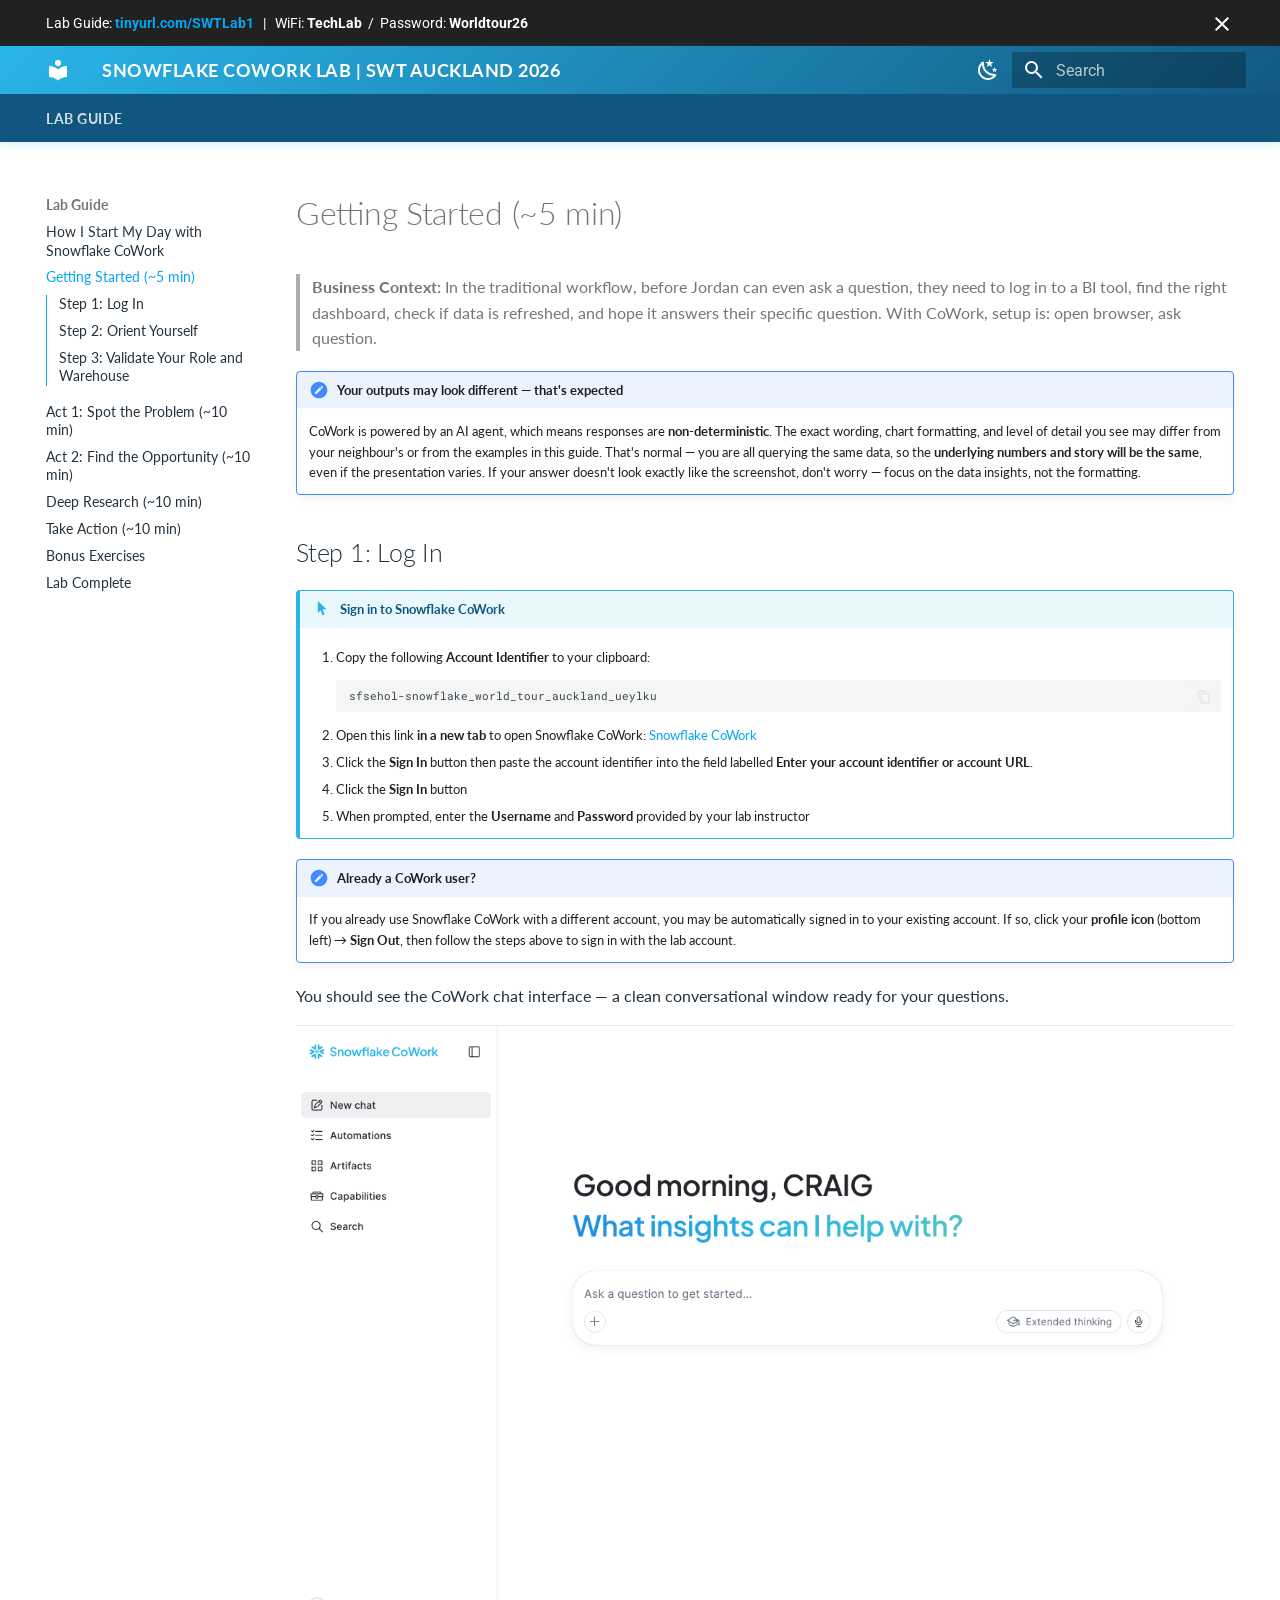
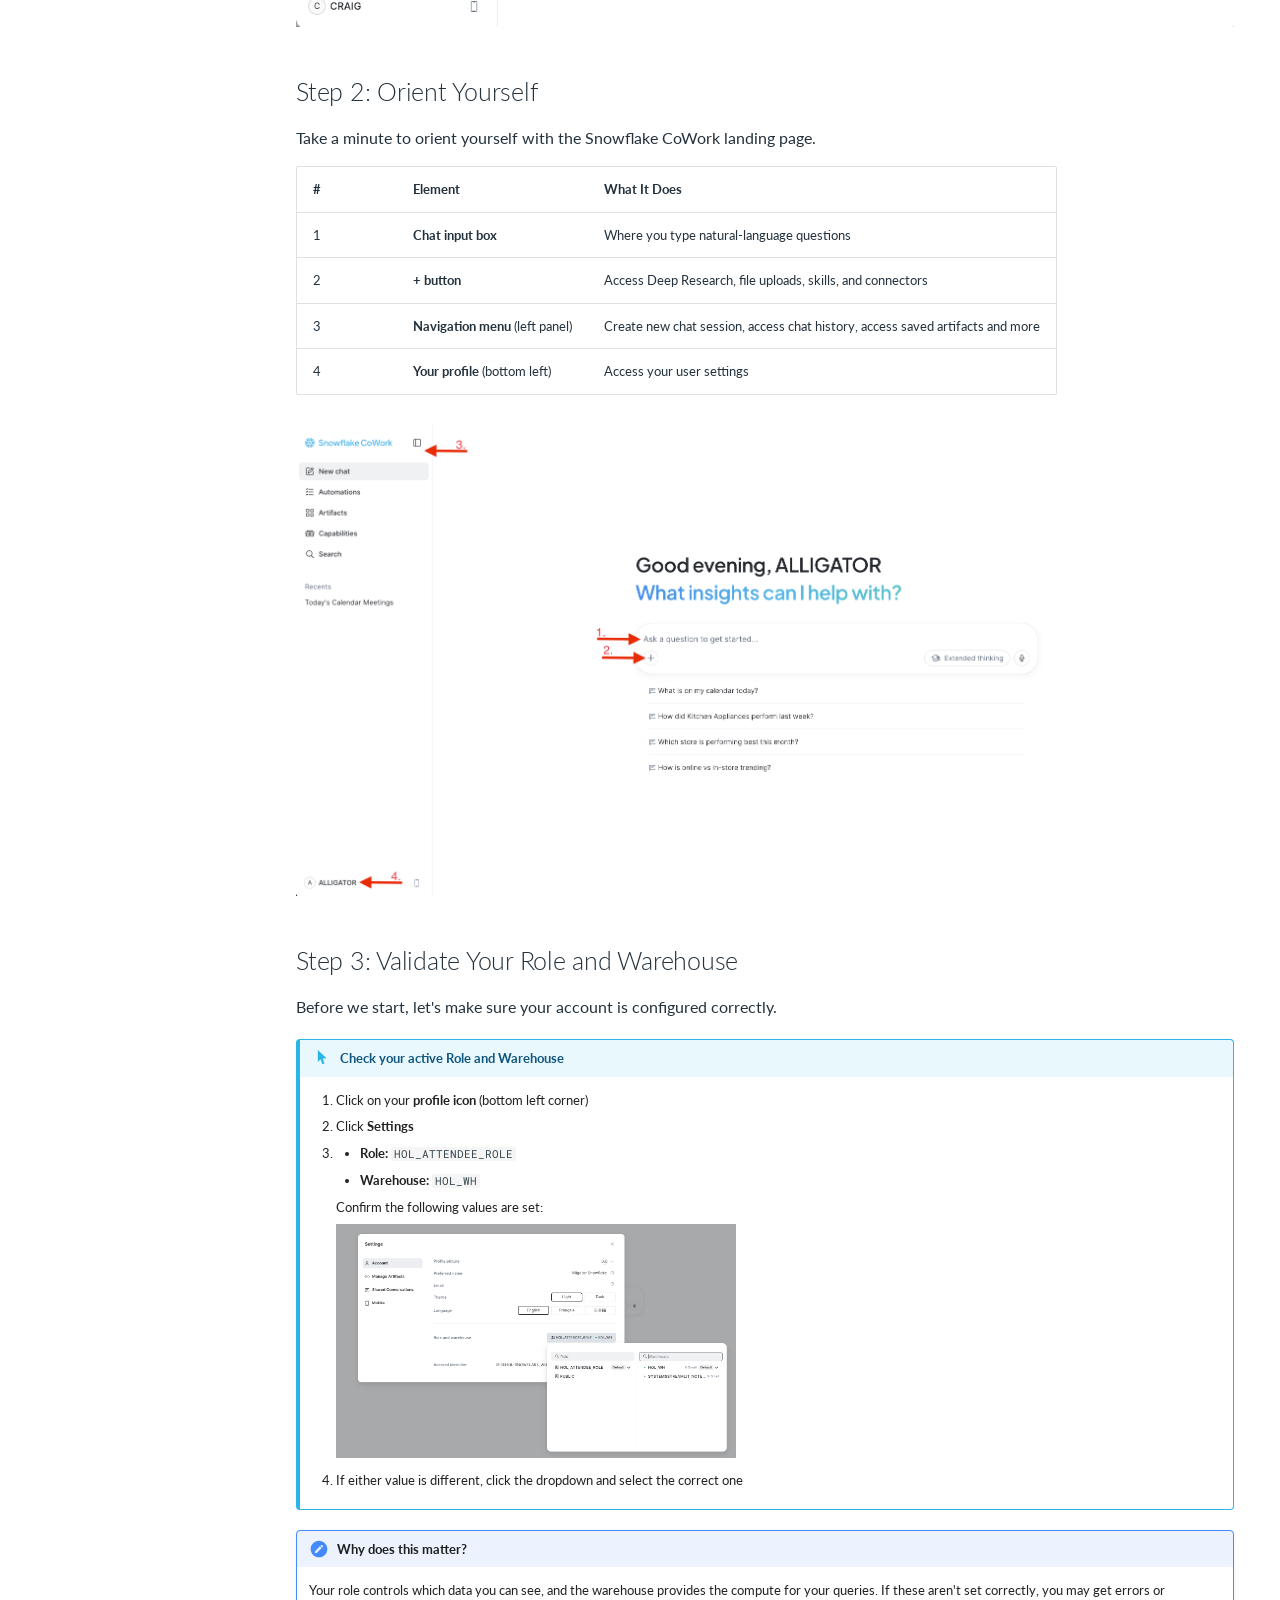
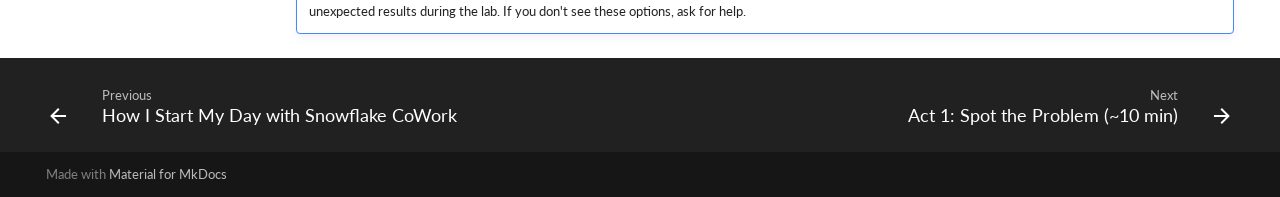
<file: getting_started.html>
<!DOCTYPE html><html lang="en" class="no-js"><head>
    
      <meta charset="utf-8">
      <meta name="viewport" content="width=device-width,initial-scale=1">
      
      
      
      
        <link rel="prev" href="index.html">
      
      
        <link rel="next" href="act1.html">
      
      
        
      
      
      <link rel="icon" href="assets/images/favicon.png">
      <meta name="generator" content="mkdocs-1.6.1, mkdocs-material-9.7.7">
    
    
      
        <title>Getting Started (~5 min) - Snowflake CoWork Lab | SWT Auckland 2026</title>
      
    
    
      <link rel="stylesheet" href="assets/stylesheets/main.ec1eaa64.min.css">
      
        
        <link rel="stylesheet" href="assets/stylesheets/palette.ab4e12ef.min.css">
      
      


    
    
      
    
    
      
        
        
        <link rel="preconnect" href="https://fonts.gstatic.com" crossorigin="">
        <link rel="stylesheet" href="https://fonts.googleapis.com/css?family=Roboto:300,300i,400,400i,700,700i%7CRoboto+Mono:400,400i,700,700i&amp;display=fallback">
        <style>:root{--md-text-font:"Roboto";--md-code-font:"Roboto Mono"}</style>
      
    
    
      <link rel="stylesheet" href="stylesheets/extra.css">
    
    <script>__md_scope=new URL(".",location),__md_hash=e=>[...e].reduce(((e,_)=>(e<<5)-e+_.charCodeAt(0)),0),__md_get=(e,_=localStorage,t=__md_scope)=>JSON.parse(_.getItem(t.pathname+"."+e)),__md_set=(e,_,t=localStorage,a=__md_scope)=>{try{t.setItem(a.pathname+"."+e,JSON.stringify(_))}catch(e){}}</script>
    
      

    
    
  <link href="assets/stylesheets/glightbox.min.css" rel="stylesheet"><script src="assets/javascripts/glightbox.min.js"></script><style id="glightbox-style">
            html.glightbox-open { overflow: initial; height: 100%; }
            .gslide-title { margin-top: 0px; user-select: text; }
            .gslide-desc { color: #666; user-select: text; }
            .gslide-image img { background: white; }
            .gscrollbar-fixer { padding-right: 15px; }
            .gdesc-inner { font-size: 0.75rem; }
            body[data-md-color-scheme="slate"] .gdesc-inner { background: var(--md-default-bg-color); }
            body[data-md-color-scheme="slate"] .gslide-title { color: var(--md-default-fg-color); }
            body[data-md-color-scheme="slate"] .gslide-desc { color: var(--md-default-fg-color); }
        </style></head>
  
  
    
    
      
    
    
    
    
    <body dir="ltr" data-md-color-scheme="default" data-md-color-primary="light-blue" data-md-color-accent="blue">
  
    
    <input class="md-toggle" data-md-toggle="drawer" type="checkbox" id="__drawer" autocomplete="off">
    <input class="md-toggle" data-md-toggle="search" type="checkbox" id="__search" autocomplete="off">
    <label class="md-overlay" for="__drawer"></label>
    <div data-md-component="skip">
      
        
        <a href="#getting-started-5-min" class="md-skip">
          Skip to content
        </a>
      
    </div>
    <div data-md-component="announce">
      
        <aside class="md-banner">
          <div class="md-banner__inner md-grid md-typeset">
            
              <button class="md-banner__button md-icon" aria-label="Don't show this again">
                
                <svg xmlns="http://www.w3.org/2000/svg" viewBox="0 0 24 24"><path d="M19 6.41 17.59 5 12 10.59 6.41 5 5 6.41 10.59 12 5 17.59 6.41 19 12 13.41 17.59 19 19 17.59 13.41 12z"></path></svg>
              </button>
            
            
<span>Lab Guide: <a href="https://tinyurl.com/SWTLab1" target="_blank"><strong>tinyurl.com/SWTLab1</strong></a></span>
&nbsp;&nbsp;|&nbsp;&nbsp;
<span>WiFi: <strong>TechLab</strong> &nbsp;/&nbsp; Password: <strong>Worldtour26</strong></span>

          </div>
          
            <script>var el=document.querySelector("[data-md-component=announce]");if(el){var content=el.querySelector(".md-typeset");__md_hash(content.innerHTML)===__md_get("__announce")&&(el.hidden=!0)}</script>
          
        </aside>
      
    </div>
    
    
      

  

<header class="md-header md-header--shadow md-header--lifted" data-md-component="header">
  <nav class="md-header__inner md-grid" aria-label="Header">
    <a href="." title="Snowflake CoWork Lab | SWT Auckland 2026" class="md-header__button md-logo" aria-label="Snowflake CoWork Lab | SWT Auckland 2026" data-md-component="logo">
      
  
  <svg xmlns="http://www.w3.org/2000/svg" viewBox="0 0 24 24"><path d="M12 8a3 3 0 0 0 3-3 3 3 0 0 0-3-3 3 3 0 0 0-3 3 3 3 0 0 0 3 3m0 3.54C9.64 9.35 6.5 8 3 8v11c3.5 0 6.64 1.35 9 3.54 2.36-2.19 5.5-3.54 9-3.54V8c-3.5 0-6.64 1.35-9 3.54"></path></svg>

    </a>
    <label class="md-header__button md-icon" for="__drawer">
      
      <svg xmlns="http://www.w3.org/2000/svg" viewBox="0 0 24 24"><path d="M3 6h18v2H3zm0 5h18v2H3zm0 5h18v2H3z"></path></svg>
    </label>
    <div class="md-header__title" data-md-component="header-title">
      <div class="md-header__ellipsis">
        <div class="md-header__topic">
          <span class="md-ellipsis">
            Snowflake CoWork Lab | SWT Auckland 2026
          </span>
        </div>
        <div class="md-header__topic" data-md-component="header-topic">
          <span class="md-ellipsis">
            
              Getting Started (~5 min)
            
          </span>
        </div>
      </div>
    </div>
    
      
        <form class="md-header__option" data-md-component="palette">
  
    
    
    
    <input class="md-option" data-md-color-media="" data-md-color-scheme="default" data-md-color-primary="light-blue" data-md-color-accent="blue" aria-label="Switch to dark mode" type="radio" name="__palette" id="__palette_0">
    
      <label class="md-header__button md-icon" title="Switch to dark mode" for="__palette_1" hidden="">
        <svg xmlns="http://www.w3.org/2000/svg" viewBox="0 0 24 24"><path d="m17.75 4.09-2.53 1.94.91 3.06-2.63-1.81-2.63 1.81.91-3.06-2.53-1.94L12.44 4l1.06-3 1.06 3zm3.5 6.91-1.64 1.25.59 1.98-1.7-1.17-1.7 1.17.59-1.98L15.75 11l2.06-.05L18.5 9l.69 1.95zm-2.28 4.95c.83-.08 1.72 1.1 1.19 1.85-.32.45-.66.87-1.08 1.27C15.17 23 8.84 23 4.94 19.07c-3.91-3.9-3.91-10.24 0-14.14.4-.4.82-.76 1.27-1.08.75-.53 1.93.36 1.85 1.19-.27 2.86.69 5.83 2.89 8.02a9.96 9.96 0 0 0 8.02 2.89m-1.64 2.02a12.08 12.08 0 0 1-7.8-3.47c-2.17-2.19-3.33-5-3.49-7.82-2.81 3.14-2.7 7.96.31 10.98 3.02 3.01 7.84 3.12 10.98.31"></path></svg>
      </label>
    
  
    
    
    
    <input class="md-option" data-md-color-media="" data-md-color-scheme="slate" data-md-color-primary="light-blue" data-md-color-accent="light-blue" aria-label="Switch to light mode" type="radio" name="__palette" id="__palette_1">
    
      <label class="md-header__button md-icon" title="Switch to light mode" for="__palette_0" hidden="">
        <svg xmlns="http://www.w3.org/2000/svg" viewBox="0 0 24 24"><path d="M12 7a5 5 0 0 1 5 5 5 5 0 0 1-5 5 5 5 0 0 1-5-5 5 5 0 0 1 5-5m0 2a3 3 0 0 0-3 3 3 3 0 0 0 3 3 3 3 0 0 0 3-3 3 3 0 0 0-3-3m0-7 2.39 3.42C13.65 5.15 12.84 5 12 5s-1.65.15-2.39.42zM3.34 7l4.16-.35A7.2 7.2 0 0 0 5.94 8.5c-.44.74-.69 1.5-.83 2.29zm.02 10 1.76-3.77a7.131 7.131 0 0 0 2.38 4.14zM20.65 7l-1.77 3.79a7.02 7.02 0 0 0-2.38-4.15zm-.01 10-4.14.36c.59-.51 1.12-1.14 1.54-1.86.42-.73.69-1.5.83-2.29zM12 22l-2.41-3.44c.74.27 1.55.44 2.41.44.82 0 1.63-.17 2.37-.44z"></path></svg>
      </label>
    
  
</form>
      
    
    
      <script>var palette=__md_get("__palette");if(palette&&palette.color){if("(prefers-color-scheme)"===palette.color.media){var media=matchMedia("(prefers-color-scheme: light)"),input=document.querySelector(media.matches?"[data-md-color-media='(prefers-color-scheme: light)']":"[data-md-color-media='(prefers-color-scheme: dark)']");palette.color.media=input.getAttribute("data-md-color-media"),palette.color.scheme=input.getAttribute("data-md-color-scheme"),palette.color.primary=input.getAttribute("data-md-color-primary"),palette.color.accent=input.getAttribute("data-md-color-accent")}for(var[key,value]of Object.entries(palette.color))document.body.setAttribute("data-md-color-"+key,value)}</script>
    
    
    
      
      
        <label class="md-header__button md-icon" for="__search">
          
          <svg xmlns="http://www.w3.org/2000/svg" viewBox="0 0 24 24"><path d="M9.5 3A6.5 6.5 0 0 1 16 9.5c0 1.61-.59 3.09-1.56 4.23l.27.27h.79l5 5-1.5 1.5-5-5v-.79l-.27-.27A6.52 6.52 0 0 1 9.5 16 6.5 6.5 0 0 1 3 9.5 6.5 6.5 0 0 1 9.5 3m0 2C7 5 5 7 5 9.5S7 14 9.5 14 14 12 14 9.5 12 5 9.5 5"></path></svg>
        </label>
        <div class="md-search" data-md-component="search" role="dialog">
  <label class="md-search__overlay" for="__search"></label>
  <div class="md-search__inner" role="search">
    <form class="md-search__form" name="search">
      <input type="text" class="md-search__input" name="query" aria-label="Search" placeholder="Search" autocapitalize="off" autocorrect="off" autocomplete="off" spellcheck="false" data-md-component="search-query" required="">
      <label class="md-search__icon md-icon" for="__search">
        
        <svg xmlns="http://www.w3.org/2000/svg" viewBox="0 0 24 24"><path d="M9.5 3A6.5 6.5 0 0 1 16 9.5c0 1.61-.59 3.09-1.56 4.23l.27.27h.79l5 5-1.5 1.5-5-5v-.79l-.27-.27A6.52 6.52 0 0 1 9.5 16 6.5 6.5 0 0 1 3 9.5 6.5 6.5 0 0 1 9.5 3m0 2C7 5 5 7 5 9.5S7 14 9.5 14 14 12 14 9.5 12 5 9.5 5"></path></svg>
        
        <svg xmlns="http://www.w3.org/2000/svg" viewBox="0 0 24 24"><path d="M20 11v2H8l5.5 5.5-1.42 1.42L4.16 12l7.92-7.92L13.5 5.5 8 11z"></path></svg>
      </label>
      <nav class="md-search__options" aria-label="Search">
        
        <button type="reset" class="md-search__icon md-icon" title="Clear" aria-label="Clear" tabindex="-1">
          
          <svg xmlns="http://www.w3.org/2000/svg" viewBox="0 0 24 24"><path d="M19 6.41 17.59 5 12 10.59 6.41 5 5 6.41 10.59 12 5 17.59 6.41 19 12 13.41 17.59 19 19 17.59 13.41 12z"></path></svg>
        </button>
      </nav>
      
    </form>
    <div class="md-search__output">
      <div class="md-search__scrollwrap" tabindex="0" data-md-scrollfix="">
        <div class="md-search-result" data-md-component="search-result">
          <div class="md-search-result__meta">
            Initializing search
          </div>
          <ol class="md-search-result__list" role="presentation"></ol>
        </div>
      </div>
    </div>
  </div>
</div>
      
    
    
  </nav>
  
    
      
<nav class="md-tabs" aria-label="Tabs" data-md-component="tabs">
  <div class="md-grid">
    <ul class="md-tabs__list">
      
        
  
  
  
    
  
  
    
    
      <li class="md-tabs__item md-tabs__item--active">
        <a href="index.html" class="md-tabs__link">
          
  
  
  Lab Guide

        </a>
      </li>
    
  

      
    </ul>
  </div>
</nav>
    
  
</header>
    
    <div class="md-container" data-md-component="container">
      
      
        
      
      <main class="md-main" data-md-component="main">
        <div class="md-main__inner md-grid">
          
            
              
              <div class="md-sidebar md-sidebar--primary" data-md-component="sidebar" data-md-type="navigation">
                <div class="md-sidebar__scrollwrap">
                  <div class="md-sidebar__inner">
                    


  


  

<nav class="md-nav md-nav--primary md-nav--lifted md-nav--integrated" aria-label="Navigation" data-md-level="0">
  <label class="md-nav__title" for="__drawer">
    <a href="." title="Snowflake CoWork Lab | SWT Auckland 2026" class="md-nav__button md-logo" aria-label="Snowflake CoWork Lab | SWT Auckland 2026" data-md-component="logo">
      
  
  <svg xmlns="http://www.w3.org/2000/svg" viewBox="0 0 24 24"><path d="M12 8a3 3 0 0 0 3-3 3 3 0 0 0-3-3 3 3 0 0 0-3 3 3 3 0 0 0 3 3m0 3.54C9.64 9.35 6.5 8 3 8v11c3.5 0 6.64 1.35 9 3.54 2.36-2.19 5.5-3.54 9-3.54V8c-3.5 0-6.64 1.35-9 3.54"></path></svg>

    </a>
    Snowflake CoWork Lab | SWT Auckland 2026
  </label>
  
  <ul class="md-nav__list" data-md-scrollfix="">
    
      
      
  
  
    
  
  
  
    
    
    
    
      
        
        
      
      
        
      
    
    
    <li class="md-nav__item md-nav__item--active md-nav__item--section md-nav__item--nested">
      
        
        
        <input class="md-nav__toggle md-toggle " type="checkbox" id="__nav_1" checked="">
        
          
          <label class="md-nav__link" for="__nav_1" id="__nav_1_label" tabindex="">
            
  
  
  <span class="md-ellipsis">
    
  
    Lab Guide
  

    
  </span>
  
  

            <span class="md-nav__icon md-icon"></span>
          </label>
        
        <nav class="md-nav" data-md-level="1" aria-labelledby="__nav_1_label" aria-expanded="true">
          <label class="md-nav__title" for="__nav_1">
            <span class="md-nav__icon md-icon"></span>
            
  
    Lab Guide
  

          </label>
          <ul class="md-nav__list" data-md-scrollfix="">
            
              
                
  
  
  
  
    <li class="md-nav__item">
      <a href="index.html" class="md-nav__link">
        
  
  
  <span class="md-ellipsis">
    
  
    How I Start My Day with Snowflake CoWork
  

    
  </span>
  
  

      </a>
    </li>
  

              
            
              
                
  
  
    
  
  
  
    <li class="md-nav__item md-nav__item--active">
      
      <input class="md-nav__toggle md-toggle" type="checkbox" id="__toc">
      
      
        
      
      
        <label class="md-nav__link md-nav__link--active" for="__toc">
          
  
  
  <span class="md-ellipsis">
    
  
    Getting Started (~5 min)
  

    
  </span>
  
  

          <span class="md-nav__icon md-icon"></span>
        </label>
      
      <a href="getting_started.html" class="md-nav__link md-nav__link--active">
        
  
  
  <span class="md-ellipsis">
    
  
    Getting Started (~5 min)
  

    
  </span>
  
  

      </a>
      
        

<nav class="md-nav md-nav--secondary" aria-label="Table of contents">
  
  
  
    
  
  
    <label class="md-nav__title" for="__toc">
      <span class="md-nav__icon md-icon"></span>
      Table of contents
    </label>
    <ul class="md-nav__list" data-md-component="toc" data-md-scrollfix="">
      
        <li class="md-nav__item">
  <a href="#step-1-log-in" class="md-nav__link">
    <span class="md-ellipsis">
      
        Step 1: Log In
      
    </span>
  </a>
  
</li>
      
        <li class="md-nav__item">
  <a href="#step-2-orient-yourself" class="md-nav__link">
    <span class="md-ellipsis">
      
        Step 2: Orient Yourself
      
    </span>
  </a>
  
</li>
      
        <li class="md-nav__item">
  <a href="#step-3-validate-your-role-and-warehouse" class="md-nav__link">
    <span class="md-ellipsis">
      
        Step 3: Validate Your Role and Warehouse
      
    </span>
  </a>
  
</li>
      
    </ul>
  
</nav>
      
    </li>
  

              
            
              
                
  
  
  
  
    <li class="md-nav__item">
      <a href="act1.html" class="md-nav__link">
        
  
  
  <span class="md-ellipsis">
    
  
    Act 1: Spot the Problem (~10 min)
  

    
  </span>
  
  

      </a>
    </li>
  

              
            
              
                
  
  
  
  
    <li class="md-nav__item">
      <a href="act2.html" class="md-nav__link">
        
  
  
  <span class="md-ellipsis">
    
  
    Act 2: Find the Opportunity (~10 min)
  

    
  </span>
  
  

      </a>
    </li>
  

              
            
              
                
  
  
  
  
    <li class="md-nav__item">
      <a href="deep_research.html" class="md-nav__link">
        
  
  
  <span class="md-ellipsis">
    
  
    Deep Research (~10 min)
  

    
  </span>
  
  

      </a>
    </li>
  

              
            
              
                
  
  
  
  
    <li class="md-nav__item">
      <a href="take_action.html" class="md-nav__link">
        
  
  
  <span class="md-ellipsis">
    
  
    Take Action (~10 min)
  

    
  </span>
  
  

      </a>
    </li>
  

              
            
              
                
  
  
  
  
    <li class="md-nav__item">
      <a href="bonus.html" class="md-nav__link">
        
  
  
  <span class="md-ellipsis">
    
  
    Bonus Exercises
  

    
  </span>
  
  

      </a>
    </li>
  

              
            
              
                
  
  
  
  
    <li class="md-nav__item">
      <a href="wrap_up.html" class="md-nav__link">
        
  
  
  <span class="md-ellipsis">
    
  
    Lab Complete
  

    
  </span>
  
  

      </a>
    </li>
  

              
            
          </ul>
        </nav>
      
    </li>
  

    
  </ul>
</nav>
                  </div>
                </div>
              </div>
            
            
          
          
            <div class="md-content" data-md-component="content">
              
              <article class="md-content__inner md-typeset">
                
                  



<h1 id="getting-started-5-min">Getting Started (~5 min)</h1>
<blockquote>
<p><strong>Business Context:</strong> In the traditional workflow, before Jordan can even ask a question, they need to log in to a BI tool, find the right dashboard, check if data is refreshed, and hope it answers their specific question. With CoWork, setup is: open browser, ask question.</p>
</blockquote>
<div class="admonition note">
<p class="admonition-title">Your outputs may look different — that's expected</p>
<p>CoWork is powered by an AI agent, which means responses are <strong>non-deterministic</strong>. The exact wording, chart formatting, and level of detail you see may differ from your neighbour's or from the examples in this guide. That's normal — you are all querying the same data, so the <strong>underlying numbers and story will be the same</strong>, even if the presentation varies. If your answer doesn't look exactly like the screenshot, don't worry — focus on the data insights, not the formatting.</p>
</div>
<h2 id="step-1-log-in">Step 1: Log In</h2>
<div class="admonition action">
<p class="admonition-title">Sign in to Snowflake CoWork</p>
<ol>
<li>
<p>Copy the following <strong>Account Identifier</strong> to your clipboard:</p>
<div class="highlight"><pre><span></span><code><a id="__codelineno-0-1" name="__codelineno-0-1" href="#__codelineno-0-1"></a>sfsehol-snowflake_world_tour_auckland_ueylku
</code></pre></div>
</li>
<li>
<p>Open this link <strong>in a new tab</strong> to open Snowflake CoWork: <a href="https://ai.snowflake.com" target="_blank">Snowflake CoWork</a></p>
</li>
<li>Click the <strong>Sign In</strong> button then paste the account identifier into the field labelled <strong>Enter your account identifier or account URL</strong>.</li>
<li>Click the <strong>Sign In</strong> button</li>
<li>When prompted, enter the <strong>Username</strong> and <strong>Password</strong> provided by your lab instructor</li>
</ol>
</div>
<div class="admonition note">
<p class="admonition-title">Already a CoWork user?</p>
<p>If you already use Snowflake CoWork with a different account, you may be automatically signed in to your existing account. If so, click your <strong>profile icon</strong> (bottom left) → <strong>Sign Out</strong>, then follow the steps above to sign in with the lab account.</p>
</div>
<p>You should see the CoWork chat interface — a clean conversational window ready for your questions.</p>
<p><a class="glightbox" data-type="image" data-width="auto" data-height="auto" href="assets/coworklanding.png" data-desc-position="bottom"><img alt="" src="assets/coworklanding.png"></a></p>
<h2 id="step-2-orient-yourself">Step 2: Orient Yourself</h2>
<p>Take a minute to orient yourself with the Snowflake CoWork landing page.</p>
<table>
<thead>
<tr>
<th>#</th>
<th>Element</th>
<th>What It Does</th>
</tr>
</thead>
<tbody>
<tr>
<td>1</td>
<td><strong>Chat input box</strong></td>
<td>Where you type natural-language questions</td>
</tr>
<tr>
<td>2</td>
<td><strong>+ button</strong></td>
<td>Access Deep Research, file uploads, skills, and connectors</td>
</tr>
<tr>
<td>3</td>
<td><strong>Navigation menu</strong> (left panel)</td>
<td>Create new chat session, access chat history, access saved artifacts and more</td>
</tr>
<tr>
<td>4</td>
<td><strong>Your profile</strong> (bottom left)</td>
<td>Access your user settings</td>
</tr>
</tbody>
</table>
<p><a class="glightbox" data-type="image" data-width="auto" data-height="auto" href="assets/cowork-landing-annotated.png" data-desc-position="bottom"><img alt="CoWork landing page with numbered elements" src="assets/cowork-landing-annotated.png"></a></p>
<h2 id="step-3-validate-your-role-and-warehouse">Step 3: Validate Your Role and Warehouse</h2>
<p>Before we start, let's make sure your account is configured correctly.</p>
<div class="admonition action">
<p class="admonition-title">Check your active Role and Warehouse</p>
<ol>
<li>Click on your <strong>profile icon</strong> (bottom left corner)</li>
<li>Click <strong>Settings</strong></li>
<li>
<ul>
<li><strong>Role:</strong> <code>HOL_ATTENDEE_ROLE</code></li>
<li><strong>Warehouse:</strong> <code>HOL_WH</code></li>
</ul>
<p>Confirm the following values are set:</p>
<p><a class="glightbox" data-type="image" data-width="auto" data-height="auto" href="./assets/validate-role-wh.png" data-desc-position="bottom"><img src="./assets/validate-role-wh.png" alt="Validate Role and Warehouse settings" width="400"></a></p>
</li>
<li>
<p>If either value is different, click the dropdown and select the correct one</p>
</li>
</ol>
</div>
<div class="admonition note">
<p class="admonition-title">Why does this matter?</p>
<p>Your role controls which data you can see, and the warehouse provides the compute for your queries. If these aren't set correctly, you may get errors or unexpected results during the lab. If you don't see these options, ask for help.</p>
</div>












                
              </article>
            </div>
          
          
  <script>var tabs=__md_get("__tabs");if(Array.isArray(tabs))e:for(var set of document.querySelectorAll(".tabbed-set")){var labels=set.querySelector(".tabbed-labels");for(var tab of tabs)for(var label of labels.getElementsByTagName("label"))if(label.innerText.trim()===tab){var input=document.getElementById(label.htmlFor);input.checked=!0;continue e}}</script>

<script>var target=document.getElementById(location.hash.slice(1));target&&target.name&&(target.checked=target.name.startsWith("__tabbed_"))</script>
        </div>
        
      </main>
      
        <footer class="md-footer">
  
    
      
      <nav class="md-footer__inner md-grid" aria-label="Footer">
        
          
          <a href="index.html" class="md-footer__link md-footer__link--prev" aria-label="Previous: How I Start My Day with Snowflake CoWork">
            <div class="md-footer__button md-icon">
              
              <svg xmlns="http://www.w3.org/2000/svg" viewBox="0 0 24 24"><path d="M20 11v2H8l5.5 5.5-1.42 1.42L4.16 12l7.92-7.92L13.5 5.5 8 11z"></path></svg>
            </div>
            <div class="md-footer__title">
              <span class="md-footer__direction">
                Previous
              </span>
              <div class="md-ellipsis">
                How I Start My Day with Snowflake CoWork
              </div>
            </div>
          </a>
        
        
          
          <a href="act1.html" class="md-footer__link md-footer__link--next" aria-label="Next: Act 1: Spot the Problem (~10 min)">
            <div class="md-footer__title">
              <span class="md-footer__direction">
                Next
              </span>
              <div class="md-ellipsis">
                Act 1: Spot the Problem (~10 min)
              </div>
            </div>
            <div class="md-footer__button md-icon">
              
              <svg xmlns="http://www.w3.org/2000/svg" viewBox="0 0 24 24"><path d="M4 11v2h12l-5.5 5.5 1.42 1.42L19.84 12l-7.92-7.92L10.5 5.5 16 11z"></path></svg>
            </div>
          </a>
        
      </nav>
    
  
  <div class="md-footer-meta md-typeset">
    <div class="md-footer-meta__inner md-grid">
      <div class="md-copyright">
  
  
    Made with
    <a href="https://squidfunk.github.io/mkdocs-material/" target="_blank" rel="noopener">
      Material for MkDocs
    </a>
  
</div>
      
    </div>
  </div>
</footer>
      
    </div>
    <div class="md-dialog" data-md-component="dialog">
      <div class="md-dialog__inner md-typeset"></div>
    </div>
    
    
    
      
      
      <script id="__config" type="application/json">{"annotate": null, "base": ".", "features": ["announce.dismiss", "toc.integrate", "content.tabs.link", "content.code.copy", "content.code.annotation", "navigation.footer", "navigation.tabs", "navigation.tabs.sticky", "navigation.sections"], "search": "assets/javascripts/workers/search.2c215733.min.js", "tags": null, "translations": {"clipboard.copied": "Copied to clipboard", "clipboard.copy": "Copy to clipboard", "search.result.more.one": "1 more on this page", "search.result.more.other": "# more on this page", "search.result.none": "No matching documents", "search.result.one": "1 matching document", "search.result.other": "# matching documents", "search.result.placeholder": "Type to start searching", "search.result.term.missing": "Missing", "select.version": "Select version"}, "version": null}</script>
    
    
      <script src="assets/javascripts/bundle.d7400e89.min.js"></script>
      
    
  
<script id="init-glightbox">const lightbox = GLightbox({"touchNavigation": true, "loop": false, "zoomable": true, "draggable": true, "openEffect": "zoom", "closeEffect": "zoom", "slideEffect": "slide"});
document$.subscribe(()=>{ lightbox.reload(); });
</script></body></html>
</file>
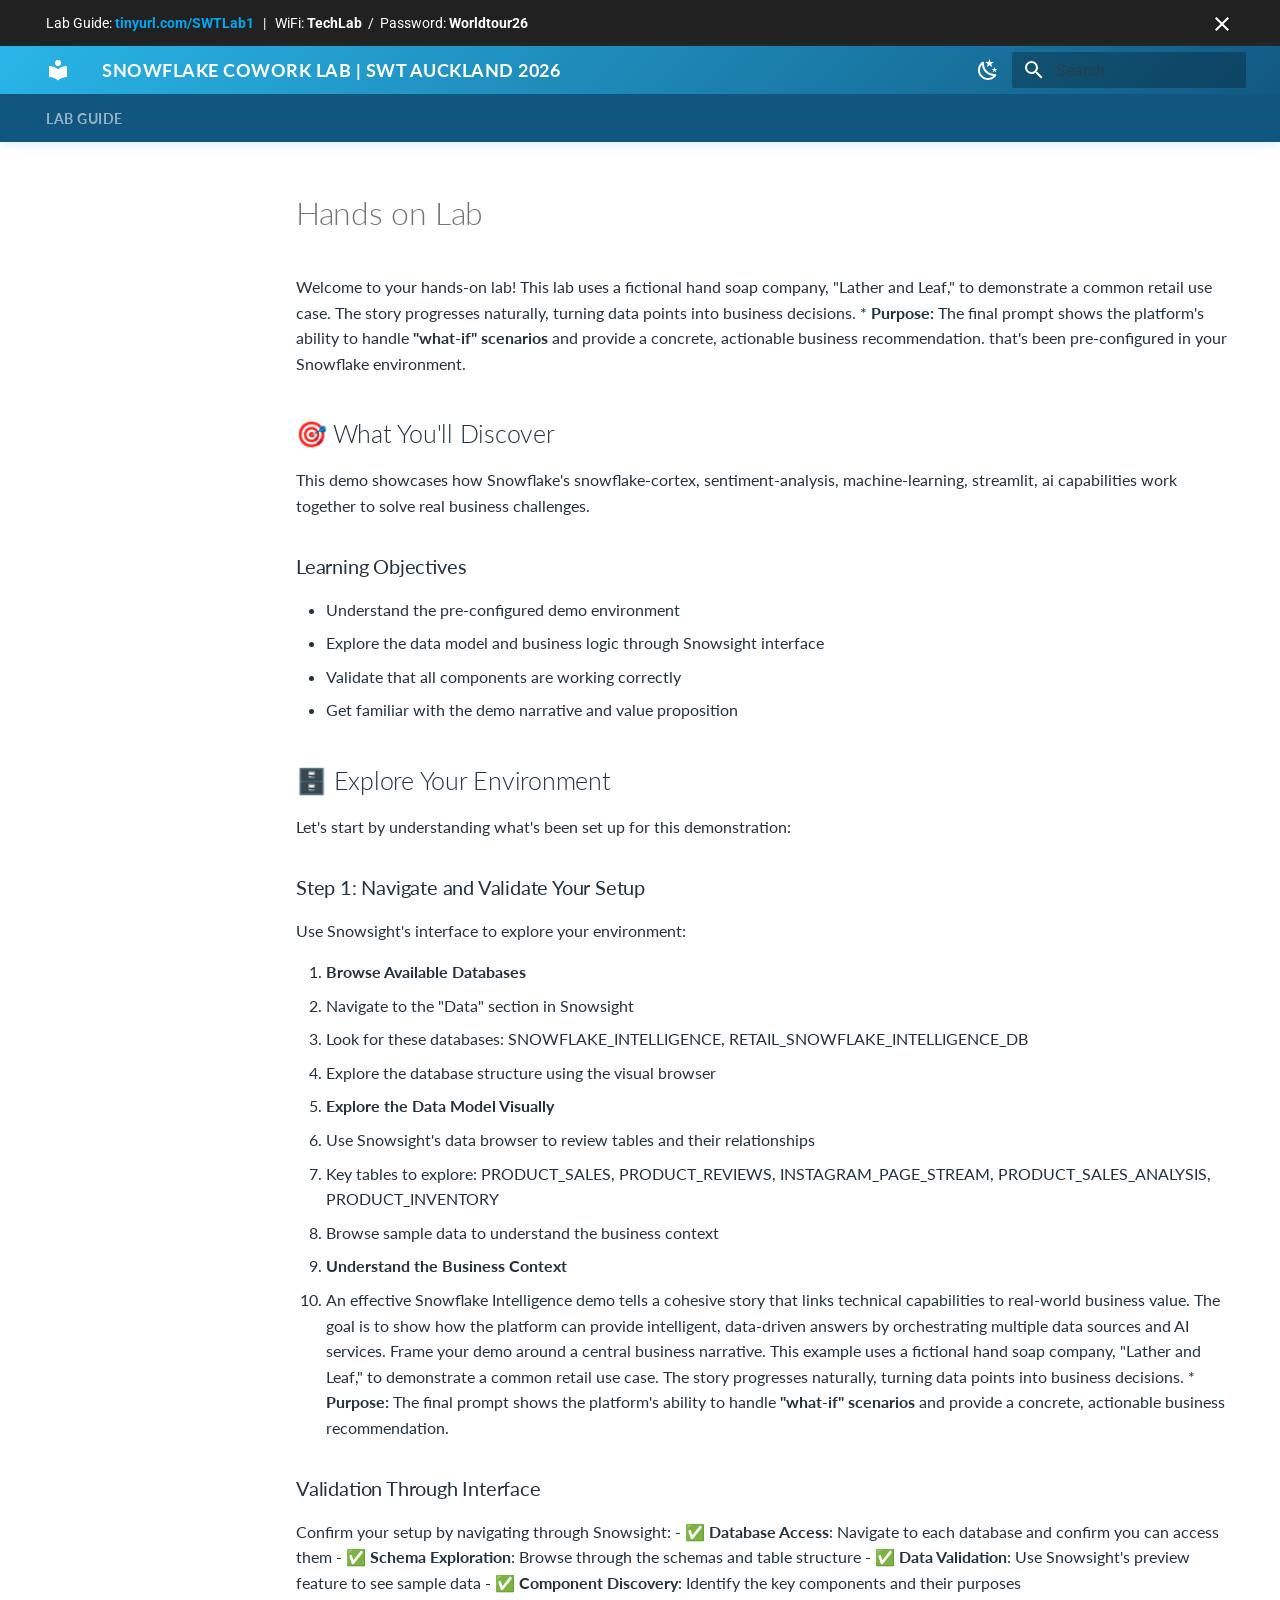
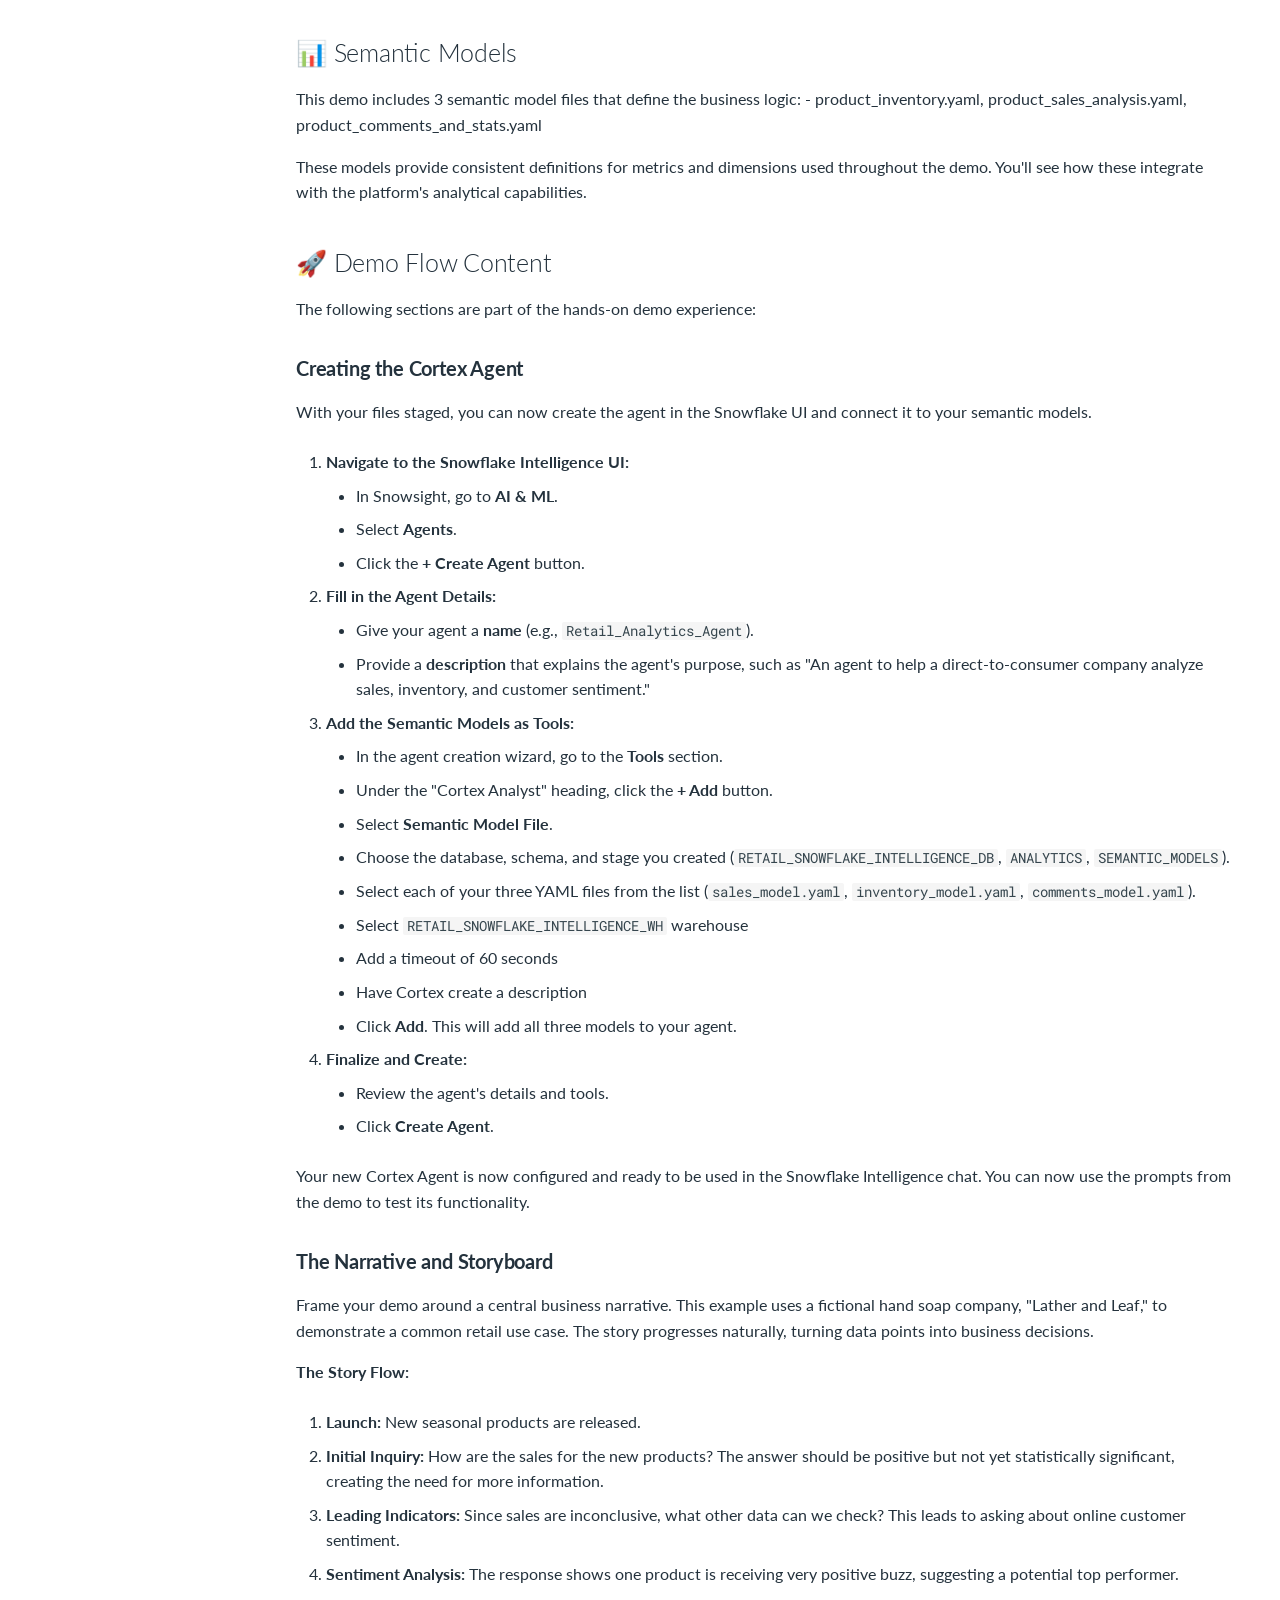
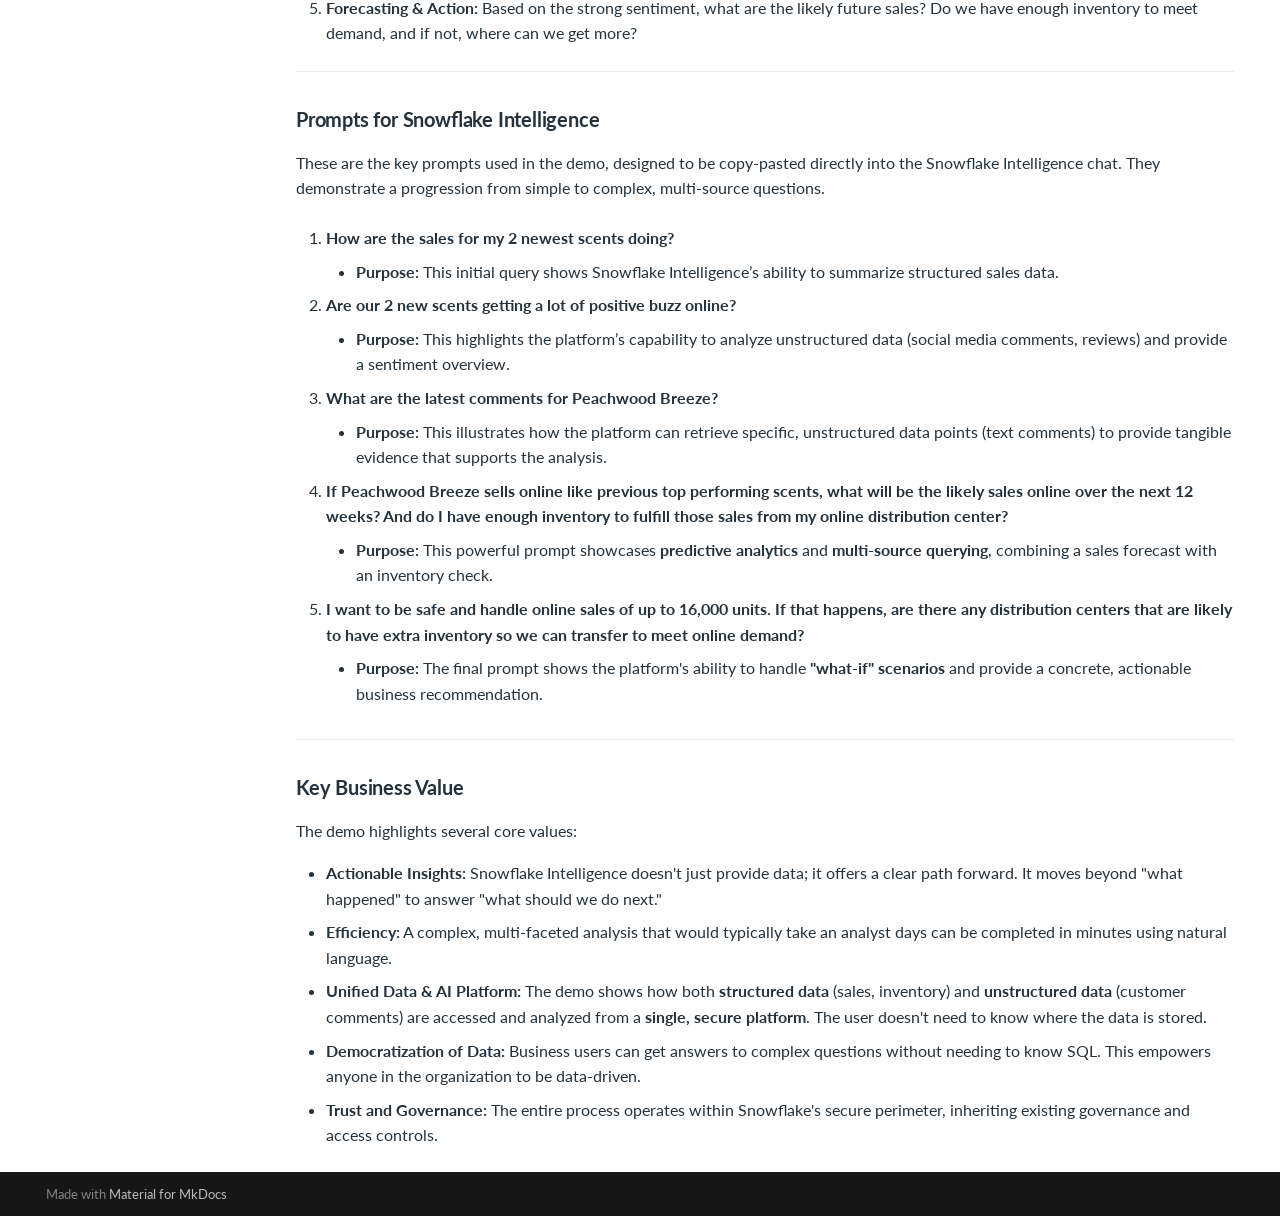
<file: hands_on_lab.html>
<!DOCTYPE html><html lang="en" class="no-js"><head>
    
      <meta charset="utf-8">
      <meta name="viewport" content="width=device-width,initial-scale=1">
      
      
      
      
      
      
        
      
      
      <link rel="icon" href="assets/images/favicon.png">
      <meta name="generator" content="mkdocs-1.6.1, mkdocs-material-9.7.7">
    
    
      
        <title>Hands on Lab - Snowflake CoWork Lab | SWT Auckland 2026</title>
      
    
    
      <link rel="stylesheet" href="assets/stylesheets/main.ec1eaa64.min.css">
      
        
        <link rel="stylesheet" href="assets/stylesheets/palette.ab4e12ef.min.css">
      
      


    
    
      
    
    
      
        
        
        <link rel="preconnect" href="https://fonts.gstatic.com" crossorigin="">
        <link rel="stylesheet" href="https://fonts.googleapis.com/css?family=Roboto:300,300i,400,400i,700,700i%7CRoboto+Mono:400,400i,700,700i&amp;display=fallback">
        <style>:root{--md-text-font:"Roboto";--md-code-font:"Roboto Mono"}</style>
      
    
    
      <link rel="stylesheet" href="stylesheets/extra.css">
    
    <script>__md_scope=new URL(".",location),__md_hash=e=>[...e].reduce(((e,_)=>(e<<5)-e+_.charCodeAt(0)),0),__md_get=(e,_=localStorage,t=__md_scope)=>JSON.parse(_.getItem(t.pathname+"."+e)),__md_set=(e,_,t=localStorage,a=__md_scope)=>{try{t.setItem(a.pathname+"."+e,JSON.stringify(_))}catch(e){}}</script>
    
      

    
    
  <link href="assets/stylesheets/glightbox.min.css" rel="stylesheet"><script src="assets/javascripts/glightbox.min.js"></script><style id="glightbox-style">
            html.glightbox-open { overflow: initial; height: 100%; }
            .gslide-title { margin-top: 0px; user-select: text; }
            .gslide-desc { color: #666; user-select: text; }
            .gslide-image img { background: white; }
            .gscrollbar-fixer { padding-right: 15px; }
            .gdesc-inner { font-size: 0.75rem; }
            body[data-md-color-scheme="slate"] .gdesc-inner { background: var(--md-default-bg-color); }
            body[data-md-color-scheme="slate"] .gslide-title { color: var(--md-default-fg-color); }
            body[data-md-color-scheme="slate"] .gslide-desc { color: var(--md-default-fg-color); }
        </style></head>
  
  
    
    
      
    
    
    
    
    <body dir="ltr" data-md-color-scheme="default" data-md-color-primary="light-blue" data-md-color-accent="blue">
  
    
    <input class="md-toggle" data-md-toggle="drawer" type="checkbox" id="__drawer" autocomplete="off">
    <input class="md-toggle" data-md-toggle="search" type="checkbox" id="__search" autocomplete="off">
    <label class="md-overlay" for="__drawer"></label>
    <div data-md-component="skip">
      
        
        <a href="#hands-on-lab" class="md-skip">
          Skip to content
        </a>
      
    </div>
    <div data-md-component="announce">
      
        <aside class="md-banner">
          <div class="md-banner__inner md-grid md-typeset">
            
              <button class="md-banner__button md-icon" aria-label="Don't show this again">
                
                <svg xmlns="http://www.w3.org/2000/svg" viewBox="0 0 24 24"><path d="M19 6.41 17.59 5 12 10.59 6.41 5 5 6.41 10.59 12 5 17.59 6.41 19 12 13.41 17.59 19 19 17.59 13.41 12z"></path></svg>
              </button>
            
            
<span>Lab Guide: <a href="https://tinyurl.com/SWTLab1" target="_blank"><strong>tinyurl.com/SWTLab1</strong></a></span>
&nbsp;&nbsp;|&nbsp;&nbsp;
<span>WiFi: <strong>TechLab</strong> &nbsp;/&nbsp; Password: <strong>Worldtour26</strong></span>

          </div>
          
            <script>var el=document.querySelector("[data-md-component=announce]");if(el){var content=el.querySelector(".md-typeset");__md_hash(content.innerHTML)===__md_get("__announce")&&(el.hidden=!0)}</script>
          
        </aside>
      
    </div>
    
    
      

  

<header class="md-header md-header--shadow md-header--lifted" data-md-component="header">
  <nav class="md-header__inner md-grid" aria-label="Header">
    <a href="." title="Snowflake CoWork Lab | SWT Auckland 2026" class="md-header__button md-logo" aria-label="Snowflake CoWork Lab | SWT Auckland 2026" data-md-component="logo">
      
  
  <svg xmlns="http://www.w3.org/2000/svg" viewBox="0 0 24 24"><path d="M12 8a3 3 0 0 0 3-3 3 3 0 0 0-3-3 3 3 0 0 0-3 3 3 3 0 0 0 3 3m0 3.54C9.64 9.35 6.5 8 3 8v11c3.5 0 6.64 1.35 9 3.54 2.36-2.19 5.5-3.54 9-3.54V8c-3.5 0-6.64 1.35-9 3.54"></path></svg>

    </a>
    <label class="md-header__button md-icon" for="__drawer">
      
      <svg xmlns="http://www.w3.org/2000/svg" viewBox="0 0 24 24"><path d="M3 6h18v2H3zm0 5h18v2H3zm0 5h18v2H3z"></path></svg>
    </label>
    <div class="md-header__title" data-md-component="header-title">
      <div class="md-header__ellipsis">
        <div class="md-header__topic">
          <span class="md-ellipsis">
            Snowflake CoWork Lab | SWT Auckland 2026
          </span>
        </div>
        <div class="md-header__topic" data-md-component="header-topic">
          <span class="md-ellipsis">
            
              Hands on Lab
            
          </span>
        </div>
      </div>
    </div>
    
      
        <form class="md-header__option" data-md-component="palette">
  
    
    
    
    <input class="md-option" data-md-color-media="" data-md-color-scheme="default" data-md-color-primary="light-blue" data-md-color-accent="blue" aria-label="Switch to dark mode" type="radio" name="__palette" id="__palette_0">
    
      <label class="md-header__button md-icon" title="Switch to dark mode" for="__palette_1" hidden="">
        <svg xmlns="http://www.w3.org/2000/svg" viewBox="0 0 24 24"><path d="m17.75 4.09-2.53 1.94.91 3.06-2.63-1.81-2.63 1.81.91-3.06-2.53-1.94L12.44 4l1.06-3 1.06 3zm3.5 6.91-1.64 1.25.59 1.98-1.7-1.17-1.7 1.17.59-1.98L15.75 11l2.06-.05L18.5 9l.69 1.95zm-2.28 4.95c.83-.08 1.72 1.1 1.19 1.85-.32.45-.66.87-1.08 1.27C15.17 23 8.84 23 4.94 19.07c-3.91-3.9-3.91-10.24 0-14.14.4-.4.82-.76 1.27-1.08.75-.53 1.93.36 1.85 1.19-.27 2.86.69 5.83 2.89 8.02a9.96 9.96 0 0 0 8.02 2.89m-1.64 2.02a12.08 12.08 0 0 1-7.8-3.47c-2.17-2.19-3.33-5-3.49-7.82-2.81 3.14-2.7 7.96.31 10.98 3.02 3.01 7.84 3.12 10.98.31"></path></svg>
      </label>
    
  
    
    
    
    <input class="md-option" data-md-color-media="" data-md-color-scheme="slate" data-md-color-primary="light-blue" data-md-color-accent="light-blue" aria-label="Switch to light mode" type="radio" name="__palette" id="__palette_1">
    
      <label class="md-header__button md-icon" title="Switch to light mode" for="__palette_0" hidden="">
        <svg xmlns="http://www.w3.org/2000/svg" viewBox="0 0 24 24"><path d="M12 7a5 5 0 0 1 5 5 5 5 0 0 1-5 5 5 5 0 0 1-5-5 5 5 0 0 1 5-5m0 2a3 3 0 0 0-3 3 3 3 0 0 0 3 3 3 3 0 0 0 3-3 3 3 0 0 0-3-3m0-7 2.39 3.42C13.65 5.15 12.84 5 12 5s-1.65.15-2.39.42zM3.34 7l4.16-.35A7.2 7.2 0 0 0 5.94 8.5c-.44.74-.69 1.5-.83 2.29zm.02 10 1.76-3.77a7.131 7.131 0 0 0 2.38 4.14zM20.65 7l-1.77 3.79a7.02 7.02 0 0 0-2.38-4.15zm-.01 10-4.14.36c.59-.51 1.12-1.14 1.54-1.86.42-.73.69-1.5.83-2.29zM12 22l-2.41-3.44c.74.27 1.55.44 2.41.44.82 0 1.63-.17 2.37-.44z"></path></svg>
      </label>
    
  
</form>
      
    
    
      <script>var palette=__md_get("__palette");if(palette&&palette.color){if("(prefers-color-scheme)"===palette.color.media){var media=matchMedia("(prefers-color-scheme: light)"),input=document.querySelector(media.matches?"[data-md-color-media='(prefers-color-scheme: light)']":"[data-md-color-media='(prefers-color-scheme: dark)']");palette.color.media=input.getAttribute("data-md-color-media"),palette.color.scheme=input.getAttribute("data-md-color-scheme"),palette.color.primary=input.getAttribute("data-md-color-primary"),palette.color.accent=input.getAttribute("data-md-color-accent")}for(var[key,value]of Object.entries(palette.color))document.body.setAttribute("data-md-color-"+key,value)}</script>
    
    
    
      
      
        <label class="md-header__button md-icon" for="__search">
          
          <svg xmlns="http://www.w3.org/2000/svg" viewBox="0 0 24 24"><path d="M9.5 3A6.5 6.5 0 0 1 16 9.5c0 1.61-.59 3.09-1.56 4.23l.27.27h.79l5 5-1.5 1.5-5-5v-.79l-.27-.27A6.52 6.52 0 0 1 9.5 16 6.5 6.5 0 0 1 3 9.5 6.5 6.5 0 0 1 9.5 3m0 2C7 5 5 7 5 9.5S7 14 9.5 14 14 12 14 9.5 12 5 9.5 5"></path></svg>
        </label>
        <div class="md-search" data-md-component="search" role="dialog">
  <label class="md-search__overlay" for="__search"></label>
  <div class="md-search__inner" role="search">
    <form class="md-search__form" name="search">
      <input type="text" class="md-search__input" name="query" aria-label="Search" placeholder="Search" autocapitalize="off" autocorrect="off" autocomplete="off" spellcheck="false" data-md-component="search-query" required="">
      <label class="md-search__icon md-icon" for="__search">
        
        <svg xmlns="http://www.w3.org/2000/svg" viewBox="0 0 24 24"><path d="M9.5 3A6.5 6.5 0 0 1 16 9.5c0 1.61-.59 3.09-1.56 4.23l.27.27h.79l5 5-1.5 1.5-5-5v-.79l-.27-.27A6.52 6.52 0 0 1 9.5 16 6.5 6.5 0 0 1 3 9.5 6.5 6.5 0 0 1 9.5 3m0 2C7 5 5 7 5 9.5S7 14 9.5 14 14 12 14 9.5 12 5 9.5 5"></path></svg>
        
        <svg xmlns="http://www.w3.org/2000/svg" viewBox="0 0 24 24"><path d="M20 11v2H8l5.5 5.5-1.42 1.42L4.16 12l7.92-7.92L13.5 5.5 8 11z"></path></svg>
      </label>
      <nav class="md-search__options" aria-label="Search">
        
        <button type="reset" class="md-search__icon md-icon" title="Clear" aria-label="Clear" tabindex="-1">
          
          <svg xmlns="http://www.w3.org/2000/svg" viewBox="0 0 24 24"><path d="M19 6.41 17.59 5 12 10.59 6.41 5 5 6.41 10.59 12 5 17.59 6.41 19 12 13.41 17.59 19 19 17.59 13.41 12z"></path></svg>
        </button>
      </nav>
      
    </form>
    <div class="md-search__output">
      <div class="md-search__scrollwrap" tabindex="0" data-md-scrollfix="">
        <div class="md-search-result" data-md-component="search-result">
          <div class="md-search-result__meta">
            Initializing search
          </div>
          <ol class="md-search-result__list" role="presentation"></ol>
        </div>
      </div>
    </div>
  </div>
</div>
      
    
    
  </nav>
  
    
      
<nav class="md-tabs" aria-label="Tabs" data-md-component="tabs">
  <div class="md-grid">
    <ul class="md-tabs__list">
      
        
  
  
  
  
    
    
      <li class="md-tabs__item">
        <a href="index.html" class="md-tabs__link">
          
  
  
  Lab Guide

        </a>
      </li>
    
  

      
    </ul>
  </div>
</nav>
    
  
</header>
    
    <div class="md-container" data-md-component="container">
      
      
        
      
      <main class="md-main" data-md-component="main">
        <div class="md-main__inner md-grid">
          
            
              
              <div class="md-sidebar md-sidebar--primary" data-md-component="sidebar" data-md-type="navigation">
                <div class="md-sidebar__scrollwrap">
                  <div class="md-sidebar__inner">
                    


  


  

<nav class="md-nav md-nav--primary md-nav--lifted md-nav--integrated" aria-label="Navigation" data-md-level="0">
  <label class="md-nav__title" for="__drawer">
    <a href="." title="Snowflake CoWork Lab | SWT Auckland 2026" class="md-nav__button md-logo" aria-label="Snowflake CoWork Lab | SWT Auckland 2026" data-md-component="logo">
      
  
  <svg xmlns="http://www.w3.org/2000/svg" viewBox="0 0 24 24"><path d="M12 8a3 3 0 0 0 3-3 3 3 0 0 0-3-3 3 3 0 0 0-3 3 3 3 0 0 0 3 3m0 3.54C9.64 9.35 6.5 8 3 8v11c3.5 0 6.64 1.35 9 3.54 2.36-2.19 5.5-3.54 9-3.54V8c-3.5 0-6.64 1.35-9 3.54"></path></svg>

    </a>
    Snowflake CoWork Lab | SWT Auckland 2026
  </label>
  
  <ul class="md-nav__list" data-md-scrollfix="">
    
      
      
  
  
  
  
    
    
    
    
      
      
        
      
    
    
    <li class="md-nav__item md-nav__item--nested">
      
        
        
        <input class="md-nav__toggle md-toggle " type="checkbox" id="__nav_1">
        
          
          <label class="md-nav__link" for="__nav_1" id="__nav_1_label" tabindex="0">
            
  
  
  <span class="md-ellipsis">
    
  
    Lab Guide
  

    
  </span>
  
  

            <span class="md-nav__icon md-icon"></span>
          </label>
        
        <nav class="md-nav" data-md-level="1" aria-labelledby="__nav_1_label" aria-expanded="false">
          <label class="md-nav__title" for="__nav_1">
            <span class="md-nav__icon md-icon"></span>
            
  
    Lab Guide
  

          </label>
          <ul class="md-nav__list" data-md-scrollfix="">
            
              
                
  
  
  
  
    <li class="md-nav__item">
      <a href="index.html" class="md-nav__link">
        
  
  
  <span class="md-ellipsis">
    
  
    How I Start My Day with Snowflake CoWork
  

    
  </span>
  
  

      </a>
    </li>
  

              
            
              
                
  
  
  
  
    <li class="md-nav__item">
      <a href="getting_started.html" class="md-nav__link">
        
  
  
  <span class="md-ellipsis">
    
  
    Getting Started (~5 min)
  

    
  </span>
  
  

      </a>
    </li>
  

              
            
              
                
  
  
  
  
    <li class="md-nav__item">
      <a href="act1.html" class="md-nav__link">
        
  
  
  <span class="md-ellipsis">
    
  
    Act 1: Spot the Problem (~10 min)
  

    
  </span>
  
  

      </a>
    </li>
  

              
            
              
                
  
  
  
  
    <li class="md-nav__item">
      <a href="act2.html" class="md-nav__link">
        
  
  
  <span class="md-ellipsis">
    
  
    Act 2: Find the Opportunity (~10 min)
  

    
  </span>
  
  

      </a>
    </li>
  

              
            
              
                
  
  
  
  
    <li class="md-nav__item">
      <a href="deep_research.html" class="md-nav__link">
        
  
  
  <span class="md-ellipsis">
    
  
    Deep Research (~10 min)
  

    
  </span>
  
  

      </a>
    </li>
  

              
            
              
                
  
  
  
  
    <li class="md-nav__item">
      <a href="take_action.html" class="md-nav__link">
        
  
  
  <span class="md-ellipsis">
    
  
    Take Action (~10 min)
  

    
  </span>
  
  

      </a>
    </li>
  

              
            
              
                
  
  
  
  
    <li class="md-nav__item">
      <a href="bonus.html" class="md-nav__link">
        
  
  
  <span class="md-ellipsis">
    
  
    Bonus Exercises
  

    
  </span>
  
  

      </a>
    </li>
  

              
            
              
                
  
  
  
  
    <li class="md-nav__item">
      <a href="wrap_up.html" class="md-nav__link">
        
  
  
  <span class="md-ellipsis">
    
  
    Lab Complete
  

    
  </span>
  
  

      </a>
    </li>
  

              
            
          </ul>
        </nav>
      
    </li>
  

    
  </ul>
</nav>
                  </div>
                </div>
              </div>
            
            
          
          
            <div class="md-content" data-md-component="content">
              
              <article class="md-content__inner md-typeset">
                
                  



<h1 id="hands-on-lab">Hands on Lab</h1>
<p>Welcome to your hands-on lab! This lab uses a fictional hand soap company, "Lather and Leaf," to demonstrate a common retail use case. The story progresses naturally, turning data points into business decisions. * <strong>Purpose:</strong> The final prompt shows the platform's ability to handle <strong>"what-if" scenarios</strong> and provide a concrete, actionable business recommendation. that's been pre-configured in your Snowflake environment.</p>
<h2 id="what-youll-discover">🎯 What You'll Discover</h2>
<p>This demo showcases how Snowflake's snowflake-cortex, sentiment-analysis, machine-learning, streamlit, ai capabilities work together to solve real business challenges.</p>
<h3 id="learning-objectives">Learning Objectives</h3>
<ul>
<li>Understand the pre-configured demo environment</li>
<li>Explore the data model and business logic through Snowsight interface</li>
<li>Validate that all components are working correctly</li>
<li>Get familiar with the demo narrative and value proposition</li>
</ul>
<h2 id="explore-your-environment">🗄️ Explore Your Environment</h2>
<p>Let's start by understanding what's been set up for this demonstration:</p>
<h3 id="step-1-navigate-and-validate-your-setup">Step 1: Navigate and Validate Your Setup</h3>
<p>Use Snowsight's interface to explore your environment:</p>
<ol>
<li><strong>Browse Available Databases</strong></li>
<li>Navigate to the "Data" section in Snowsight</li>
<li>Look for these databases: SNOWFLAKE_INTELLIGENCE, RETAIL_SNOWFLAKE_INTELLIGENCE_DB</li>
<li>
<p>Explore the database structure using the visual browser</p>
</li>
<li>
<p><strong>Explore the Data Model Visually</strong></p>
</li>
<li>Use Snowsight's data browser to review tables and their relationships</li>
<li>Key tables to explore: PRODUCT_SALES, PRODUCT_REVIEWS, INSTAGRAM_PAGE_STREAM, PRODUCT_SALES_ANALYSIS, PRODUCT_INVENTORY</li>
<li>
<p>Browse sample data to understand the business context</p>
</li>
<li>
<p><strong>Understand the Business Context</strong></p>
</li>
<li>An effective Snowflake Intelligence demo tells a cohesive story that links technical capabilities to real-world business value. The goal is to show how the platform can provide intelligent, data-driven answers by orchestrating multiple data sources and AI services. Frame your demo around a central business narrative. This example uses a fictional hand soap company, "Lather and Leaf," to demonstrate a common retail use case. The story progresses naturally, turning data points into business decisions. * <strong>Purpose:</strong> The final prompt shows the platform's ability to handle <strong>"what-if" scenarios</strong> and provide a concrete, actionable business recommendation.</li>
</ol>
<h3 id="validation-through-interface">Validation Through Interface</h3>
<p>Confirm your setup by navigating through Snowsight:
- ✅ <strong>Database Access</strong>: Navigate to each database and confirm you can access them
- ✅ <strong>Schema Exploration</strong>: Browse through the schemas and table structure
- ✅ <strong>Data Validation</strong>: Use Snowsight's preview feature to see sample data
- ✅ <strong>Component Discovery</strong>: Identify the key components and their purposes</p>
<h2 id="semantic-models">📊 Semantic Models</h2>
<p>This demo includes 3 semantic model files that define the business logic:
- product_inventory.yaml, product_sales_analysis.yaml, product_comments_and_stats.yaml</p>
<p>These models provide consistent definitions for metrics and dimensions used throughout the demo. You'll see how these integrate with the platform's analytical capabilities.</p>
<h2 id="demo-flow-content">🚀 Demo Flow Content</h2>
<p>The following sections are part of the hands-on demo experience:</p>
<h3 id="creating-the-cortex-agent"><strong>Creating the Cortex Agent</strong></h3>
<p>With your files staged, you can now create the agent in the Snowflake UI and connect it to your semantic models.</p>
<ol>
<li>
<p><strong>Navigate to the Snowflake Intelligence UI:</strong></p>
<ul>
<li>In Snowsight, go to <strong>AI &amp; ML</strong>.</li>
<li>Select <strong>Agents</strong>.</li>
<li>Click the <strong>+ Create Agent</strong> button.</li>
</ul>
</li>
<li>
<p><strong>Fill in the Agent Details:</strong></p>
<ul>
<li>Give your agent a <strong>name</strong> (e.g., <code>Retail_Analytics_Agent</code>).</li>
<li>Provide a <strong>description</strong> that explains the agent's purpose, such as "An agent to help a direct-to-consumer company analyze sales, inventory, and customer sentiment."</li>
</ul>
</li>
<li>
<p><strong>Add the Semantic Models as Tools:</strong></p>
<ul>
<li>In the agent creation wizard, go to the <strong>Tools</strong> section.</li>
<li>Under the "Cortex Analyst" heading, click the <strong>+ Add</strong> button.</li>
<li>Select <strong>Semantic Model File</strong>.</li>
<li>Choose the database, schema, and stage you created (<code>RETAIL_SNOWFLAKE_INTELLIGENCE_DB</code>, <code>ANALYTICS</code>, <code>SEMANTIC_MODELS</code>).</li>
<li>Select each of your three YAML files from the list (<code>sales_model.yaml</code>, <code>inventory_model.yaml</code>, <code>comments_model.yaml</code>).</li>
<li>Select <code>RETAIL_SNOWFLAKE_INTELLIGENCE_WH</code> warehouse</li>
<li>Add a timeout of 60 seconds</li>
<li>Have Cortex create a description </li>
<li>Click <strong>Add</strong>. This will add all three models to your agent.</li>
</ul>
</li>
<li>
<p><strong>Finalize and Create:</strong></p>
<ul>
<li>Review the agent's details and tools.</li>
<li>Click <strong>Create Agent</strong>.</li>
</ul>
</li>
</ol>
<p>Your new Cortex Agent is now configured and ready to be used in the Snowflake Intelligence chat. You can now use the prompts from the demo to test its functionality.</p>
<h3 id="the-narrative-and-storyboard"><strong>The Narrative and Storyboard</strong></h3>
<p>Frame your demo around a central business narrative. This example uses a fictional hand soap company, "Lather and Leaf," to demonstrate a common retail use case. The story progresses naturally, turning data points into business decisions.</p>
<p><strong>The Story Flow:</strong></p>
<ol>
<li>
<p><strong>Launch:</strong> New seasonal products are released.</p>
</li>
<li>
<p><strong>Initial Inquiry:</strong> How are the sales for the new products? The answer should be positive but not yet statistically significant, creating the need for more information.</p>
</li>
<li>
<p><strong>Leading Indicators:</strong> Since sales are inconclusive, what other data can we check? This leads to asking about online customer sentiment.</p>
</li>
<li><strong>Sentiment Analysis:</strong> The response shows one product is receiving very positive buzz, suggesting a potential top performer.</li>
<li><strong>Forecasting &amp; Action:</strong> Based on the strong sentiment, what are the likely future sales? Do we have enough inventory to meet demand, and if not, where can we get more?</li>
</ol>
<hr>
<h3 id="prompts-for-snowflake-intelligence"><strong>Prompts for Snowflake Intelligence</strong></h3>
<p>These are the key prompts used in the demo, designed to be copy-pasted directly into the Snowflake Intelligence chat. They demonstrate a progression from simple to complex, multi-source questions.</p>
<ol>
<li>
<p><strong>How are the sales for my 2 newest scents doing?</strong></p>
<ul>
<li><strong>Purpose:</strong> This initial query shows Snowflake Intelligence’s ability to summarize structured sales data.</li>
</ul>
</li>
<li>
<p><strong>Are our 2 new scents getting a lot of positive buzz online?</strong></p>
<ul>
<li><strong>Purpose:</strong> This highlights the platform’s capability to analyze unstructured data (social media comments, reviews) and provide a sentiment overview.</li>
</ul>
</li>
<li>
<p><strong>What are the latest comments for Peachwood Breeze?</strong></p>
<ul>
<li><strong>Purpose:</strong> This illustrates how the platform can retrieve specific, unstructured data points (text comments) to provide tangible evidence that supports the analysis.</li>
</ul>
</li>
<li>
<p><strong>If Peachwood Breeze sells online like previous top performing scents, what will be the likely sales online over the next 12 weeks? And do I have enough inventory to fulfill those sales from my online distribution center?</strong></p>
<ul>
<li><strong>Purpose:</strong> This powerful prompt showcases <strong>predictive analytics</strong> and <strong>multi-source querying</strong>, combining a sales forecast with an inventory check.</li>
</ul>
</li>
<li>
<p><strong>I want to be safe and handle online sales of up to 16,000 units. If that happens, are there any distribution centers that are likely to have extra inventory so we can transfer to meet online demand?</strong></p>
<ul>
<li><strong>Purpose:</strong> The final prompt shows the platform's ability to handle <strong>"what-if" scenarios</strong> and provide a concrete, actionable business recommendation.</li>
</ul>
</li>
</ol>
<hr>
<h3 id="key-business-value"><strong>Key Business Value</strong></h3>
<p>The demo highlights several core values:</p>
<ul>
<li><strong>Actionable Insights:</strong> Snowflake Intelligence doesn't just provide data; it offers a clear path forward. It moves beyond "what happened" to answer "what should we do next."</li>
<li><strong>Efficiency:</strong> A complex, multi-faceted analysis that would typically take an analyst days can be completed in minutes using natural language. </li>
<li><strong>Unified Data &amp; AI Platform:</strong> The demo shows how both <strong>structured data</strong> (sales, inventory) and <strong>unstructured data</strong> (customer comments) are accessed and analyzed from a <strong>single, secure platform</strong>. The user doesn't need to know where the data is stored.</li>
<li><strong>Democratization of Data:</strong> Business users can get answers to complex questions without needing to know SQL. This empowers anyone in the organization to be data-driven.</li>
<li><strong>Trust and Governance:</strong> The entire process operates within Snowflake's secure perimeter, inheriting existing governance and access controls.</li>
</ul>












                
              </article>
            </div>
          
          
  <script>var tabs=__md_get("__tabs");if(Array.isArray(tabs))e:for(var set of document.querySelectorAll(".tabbed-set")){var labels=set.querySelector(".tabbed-labels");for(var tab of tabs)for(var label of labels.getElementsByTagName("label"))if(label.innerText.trim()===tab){var input=document.getElementById(label.htmlFor);input.checked=!0;continue e}}</script>

<script>var target=document.getElementById(location.hash.slice(1));target&&target.name&&(target.checked=target.name.startsWith("__tabbed_"))</script>
        </div>
        
      </main>
      
        <footer class="md-footer">
  
    
  
  <div class="md-footer-meta md-typeset">
    <div class="md-footer-meta__inner md-grid">
      <div class="md-copyright">
  
  
    Made with
    <a href="https://squidfunk.github.io/mkdocs-material/" target="_blank" rel="noopener">
      Material for MkDocs
    </a>
  
</div>
      
    </div>
  </div>
</footer>
      
    </div>
    <div class="md-dialog" data-md-component="dialog">
      <div class="md-dialog__inner md-typeset"></div>
    </div>
    
    
    
      
      
      <script id="__config" type="application/json">{"annotate": null, "base": ".", "features": ["announce.dismiss", "toc.integrate", "content.tabs.link", "content.code.copy", "content.code.annotation", "navigation.footer", "navigation.tabs", "navigation.tabs.sticky", "navigation.sections"], "search": "assets/javascripts/workers/search.2c215733.min.js", "tags": null, "translations": {"clipboard.copied": "Copied to clipboard", "clipboard.copy": "Copy to clipboard", "search.result.more.one": "1 more on this page", "search.result.more.other": "# more on this page", "search.result.none": "No matching documents", "search.result.one": "1 matching document", "search.result.other": "# matching documents", "search.result.placeholder": "Type to start searching", "search.result.term.missing": "Missing", "select.version": "Select version"}, "version": null}</script>
    
    
      <script src="assets/javascripts/bundle.d7400e89.min.js"></script>
      
    
  
<script id="init-glightbox">const lightbox = GLightbox({"touchNavigation": true, "loop": false, "zoomable": true, "draggable": true, "openEffect": "zoom", "closeEffect": "zoom", "slideEffect": "slide"});
document$.subscribe(()=>{ lightbox.reload(); });
</script></body></html>
</file>
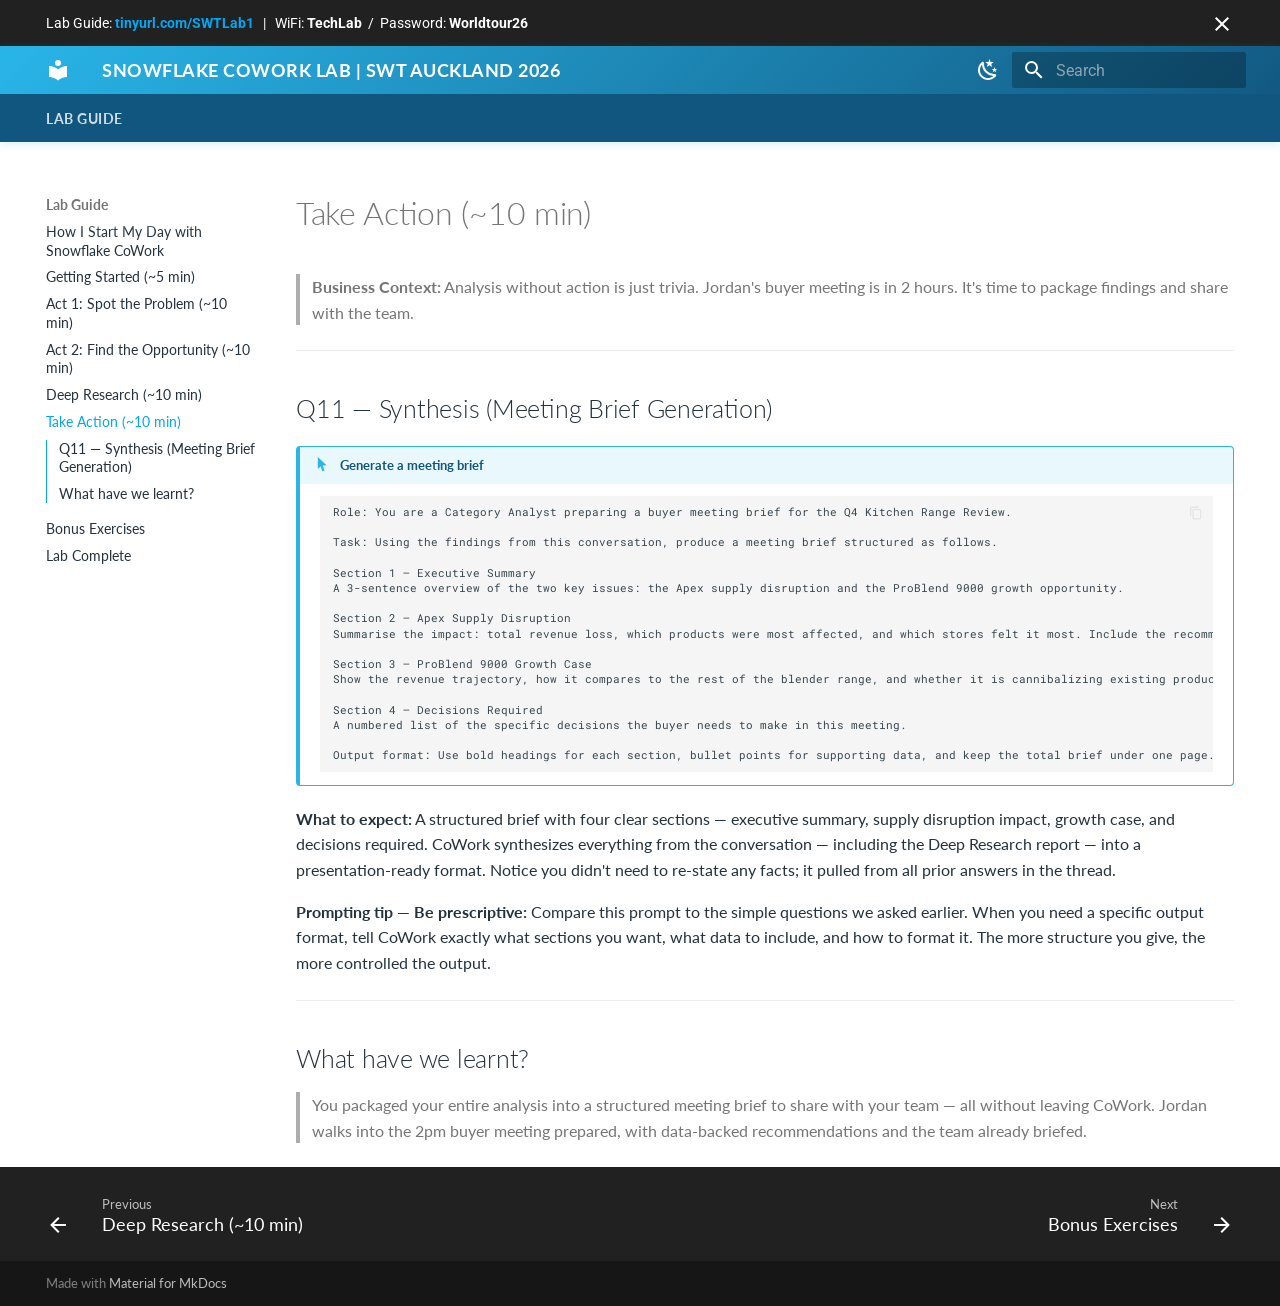
<file: take_action.html>
<!DOCTYPE html><html lang="en" class="no-js"><head>
    
      <meta charset="utf-8">
      <meta name="viewport" content="width=device-width,initial-scale=1">
      
      
      
      
        <link rel="prev" href="deep_research.html">
      
      
        <link rel="next" href="bonus.html">
      
      
        
      
      
      <link rel="icon" href="assets/images/favicon.png">
      <meta name="generator" content="mkdocs-1.6.1, mkdocs-material-9.7.7">
    
    
      
        <title>Take Action (~10 min) - Snowflake CoWork Lab | SWT Auckland 2026</title>
      
    
    
      <link rel="stylesheet" href="assets/stylesheets/main.ec1eaa64.min.css">
      
        
        <link rel="stylesheet" href="assets/stylesheets/palette.ab4e12ef.min.css">
      
      


    
    
      
    
    
      
        
        
        <link rel="preconnect" href="https://fonts.gstatic.com" crossorigin="">
        <link rel="stylesheet" href="https://fonts.googleapis.com/css?family=Roboto:300,300i,400,400i,700,700i%7CRoboto+Mono:400,400i,700,700i&amp;display=fallback">
        <style>:root{--md-text-font:"Roboto";--md-code-font:"Roboto Mono"}</style>
      
    
    
      <link rel="stylesheet" href="stylesheets/extra.css">
    
    <script>__md_scope=new URL(".",location),__md_hash=e=>[...e].reduce(((e,_)=>(e<<5)-e+_.charCodeAt(0)),0),__md_get=(e,_=localStorage,t=__md_scope)=>JSON.parse(_.getItem(t.pathname+"."+e)),__md_set=(e,_,t=localStorage,a=__md_scope)=>{try{t.setItem(a.pathname+"."+e,JSON.stringify(_))}catch(e){}}</script>
    
      

    
    
  <link href="assets/stylesheets/glightbox.min.css" rel="stylesheet"><script src="assets/javascripts/glightbox.min.js"></script><style id="glightbox-style">
            html.glightbox-open { overflow: initial; height: 100%; }
            .gslide-title { margin-top: 0px; user-select: text; }
            .gslide-desc { color: #666; user-select: text; }
            .gslide-image img { background: white; }
            .gscrollbar-fixer { padding-right: 15px; }
            .gdesc-inner { font-size: 0.75rem; }
            body[data-md-color-scheme="slate"] .gdesc-inner { background: var(--md-default-bg-color); }
            body[data-md-color-scheme="slate"] .gslide-title { color: var(--md-default-fg-color); }
            body[data-md-color-scheme="slate"] .gslide-desc { color: var(--md-default-fg-color); }
        </style></head>
  
  
    
    
      
    
    
    
    
    <body dir="ltr" data-md-color-scheme="default" data-md-color-primary="light-blue" data-md-color-accent="blue">
  
    
    <input class="md-toggle" data-md-toggle="drawer" type="checkbox" id="__drawer" autocomplete="off">
    <input class="md-toggle" data-md-toggle="search" type="checkbox" id="__search" autocomplete="off">
    <label class="md-overlay" for="__drawer"></label>
    <div data-md-component="skip">
      
        
        <a href="#take-action-10-min" class="md-skip">
          Skip to content
        </a>
      
    </div>
    <div data-md-component="announce">
      
        <aside class="md-banner">
          <div class="md-banner__inner md-grid md-typeset">
            
              <button class="md-banner__button md-icon" aria-label="Don't show this again">
                
                <svg xmlns="http://www.w3.org/2000/svg" viewBox="0 0 24 24"><path d="M19 6.41 17.59 5 12 10.59 6.41 5 5 6.41 10.59 12 5 17.59 6.41 19 12 13.41 17.59 19 19 17.59 13.41 12z"></path></svg>
              </button>
            
            
<span>Lab Guide: <a href="https://tinyurl.com/SWTLab1" target="_blank"><strong>tinyurl.com/SWTLab1</strong></a></span>
&nbsp;&nbsp;|&nbsp;&nbsp;
<span>WiFi: <strong>TechLab</strong> &nbsp;/&nbsp; Password: <strong>Worldtour26</strong></span>

          </div>
          
            <script>var el=document.querySelector("[data-md-component=announce]");if(el){var content=el.querySelector(".md-typeset");__md_hash(content.innerHTML)===__md_get("__announce")&&(el.hidden=!0)}</script>
          
        </aside>
      
    </div>
    
    
      

  

<header class="md-header md-header--shadow md-header--lifted" data-md-component="header">
  <nav class="md-header__inner md-grid" aria-label="Header">
    <a href="." title="Snowflake CoWork Lab | SWT Auckland 2026" class="md-header__button md-logo" aria-label="Snowflake CoWork Lab | SWT Auckland 2026" data-md-component="logo">
      
  
  <svg xmlns="http://www.w3.org/2000/svg" viewBox="0 0 24 24"><path d="M12 8a3 3 0 0 0 3-3 3 3 0 0 0-3-3 3 3 0 0 0-3 3 3 3 0 0 0 3 3m0 3.54C9.64 9.35 6.5 8 3 8v11c3.5 0 6.64 1.35 9 3.54 2.36-2.19 5.5-3.54 9-3.54V8c-3.5 0-6.64 1.35-9 3.54"></path></svg>

    </a>
    <label class="md-header__button md-icon" for="__drawer">
      
      <svg xmlns="http://www.w3.org/2000/svg" viewBox="0 0 24 24"><path d="M3 6h18v2H3zm0 5h18v2H3zm0 5h18v2H3z"></path></svg>
    </label>
    <div class="md-header__title" data-md-component="header-title">
      <div class="md-header__ellipsis">
        <div class="md-header__topic">
          <span class="md-ellipsis">
            Snowflake CoWork Lab | SWT Auckland 2026
          </span>
        </div>
        <div class="md-header__topic" data-md-component="header-topic">
          <span class="md-ellipsis">
            
              Take Action (~10 min)
            
          </span>
        </div>
      </div>
    </div>
    
      
        <form class="md-header__option" data-md-component="palette">
  
    
    
    
    <input class="md-option" data-md-color-media="" data-md-color-scheme="default" data-md-color-primary="light-blue" data-md-color-accent="blue" aria-label="Switch to dark mode" type="radio" name="__palette" id="__palette_0">
    
      <label class="md-header__button md-icon" title="Switch to dark mode" for="__palette_1" hidden="">
        <svg xmlns="http://www.w3.org/2000/svg" viewBox="0 0 24 24"><path d="m17.75 4.09-2.53 1.94.91 3.06-2.63-1.81-2.63 1.81.91-3.06-2.53-1.94L12.44 4l1.06-3 1.06 3zm3.5 6.91-1.64 1.25.59 1.98-1.7-1.17-1.7 1.17.59-1.98L15.75 11l2.06-.05L18.5 9l.69 1.95zm-2.28 4.95c.83-.08 1.72 1.1 1.19 1.85-.32.45-.66.87-1.08 1.27C15.17 23 8.84 23 4.94 19.07c-3.91-3.9-3.91-10.24 0-14.14.4-.4.82-.76 1.27-1.08.75-.53 1.93.36 1.85 1.19-.27 2.86.69 5.83 2.89 8.02a9.96 9.96 0 0 0 8.02 2.89m-1.64 2.02a12.08 12.08 0 0 1-7.8-3.47c-2.17-2.19-3.33-5-3.49-7.82-2.81 3.14-2.7 7.96.31 10.98 3.02 3.01 7.84 3.12 10.98.31"></path></svg>
      </label>
    
  
    
    
    
    <input class="md-option" data-md-color-media="" data-md-color-scheme="slate" data-md-color-primary="light-blue" data-md-color-accent="light-blue" aria-label="Switch to light mode" type="radio" name="__palette" id="__palette_1">
    
      <label class="md-header__button md-icon" title="Switch to light mode" for="__palette_0" hidden="">
        <svg xmlns="http://www.w3.org/2000/svg" viewBox="0 0 24 24"><path d="M12 7a5 5 0 0 1 5 5 5 5 0 0 1-5 5 5 5 0 0 1-5-5 5 5 0 0 1 5-5m0 2a3 3 0 0 0-3 3 3 3 0 0 0 3 3 3 3 0 0 0 3-3 3 3 0 0 0-3-3m0-7 2.39 3.42C13.65 5.15 12.84 5 12 5s-1.65.15-2.39.42zM3.34 7l4.16-.35A7.2 7.2 0 0 0 5.94 8.5c-.44.74-.69 1.5-.83 2.29zm.02 10 1.76-3.77a7.131 7.131 0 0 0 2.38 4.14zM20.65 7l-1.77 3.79a7.02 7.02 0 0 0-2.38-4.15zm-.01 10-4.14.36c.59-.51 1.12-1.14 1.54-1.86.42-.73.69-1.5.83-2.29zM12 22l-2.41-3.44c.74.27 1.55.44 2.41.44.82 0 1.63-.17 2.37-.44z"></path></svg>
      </label>
    
  
</form>
      
    
    
      <script>var palette=__md_get("__palette");if(palette&&palette.color){if("(prefers-color-scheme)"===palette.color.media){var media=matchMedia("(prefers-color-scheme: light)"),input=document.querySelector(media.matches?"[data-md-color-media='(prefers-color-scheme: light)']":"[data-md-color-media='(prefers-color-scheme: dark)']");palette.color.media=input.getAttribute("data-md-color-media"),palette.color.scheme=input.getAttribute("data-md-color-scheme"),palette.color.primary=input.getAttribute("data-md-color-primary"),palette.color.accent=input.getAttribute("data-md-color-accent")}for(var[key,value]of Object.entries(palette.color))document.body.setAttribute("data-md-color-"+key,value)}</script>
    
    
    
      
      
        <label class="md-header__button md-icon" for="__search">
          
          <svg xmlns="http://www.w3.org/2000/svg" viewBox="0 0 24 24"><path d="M9.5 3A6.5 6.5 0 0 1 16 9.5c0 1.61-.59 3.09-1.56 4.23l.27.27h.79l5 5-1.5 1.5-5-5v-.79l-.27-.27A6.52 6.52 0 0 1 9.5 16 6.5 6.5 0 0 1 3 9.5 6.5 6.5 0 0 1 9.5 3m0 2C7 5 5 7 5 9.5S7 14 9.5 14 14 12 14 9.5 12 5 9.5 5"></path></svg>
        </label>
        <div class="md-search" data-md-component="search" role="dialog">
  <label class="md-search__overlay" for="__search"></label>
  <div class="md-search__inner" role="search">
    <form class="md-search__form" name="search">
      <input type="text" class="md-search__input" name="query" aria-label="Search" placeholder="Search" autocapitalize="off" autocorrect="off" autocomplete="off" spellcheck="false" data-md-component="search-query" required="">
      <label class="md-search__icon md-icon" for="__search">
        
        <svg xmlns="http://www.w3.org/2000/svg" viewBox="0 0 24 24"><path d="M9.5 3A6.5 6.5 0 0 1 16 9.5c0 1.61-.59 3.09-1.56 4.23l.27.27h.79l5 5-1.5 1.5-5-5v-.79l-.27-.27A6.52 6.52 0 0 1 9.5 16 6.5 6.5 0 0 1 3 9.5 6.5 6.5 0 0 1 9.5 3m0 2C7 5 5 7 5 9.5S7 14 9.5 14 14 12 14 9.5 12 5 9.5 5"></path></svg>
        
        <svg xmlns="http://www.w3.org/2000/svg" viewBox="0 0 24 24"><path d="M20 11v2H8l5.5 5.5-1.42 1.42L4.16 12l7.92-7.92L13.5 5.5 8 11z"></path></svg>
      </label>
      <nav class="md-search__options" aria-label="Search">
        
        <button type="reset" class="md-search__icon md-icon" title="Clear" aria-label="Clear" tabindex="-1">
          
          <svg xmlns="http://www.w3.org/2000/svg" viewBox="0 0 24 24"><path d="M19 6.41 17.59 5 12 10.59 6.41 5 5 6.41 10.59 12 5 17.59 6.41 19 12 13.41 17.59 19 19 17.59 13.41 12z"></path></svg>
        </button>
      </nav>
      
    </form>
    <div class="md-search__output">
      <div class="md-search__scrollwrap" tabindex="0" data-md-scrollfix="">
        <div class="md-search-result" data-md-component="search-result">
          <div class="md-search-result__meta">
            Initializing search
          </div>
          <ol class="md-search-result__list" role="presentation"></ol>
        </div>
      </div>
    </div>
  </div>
</div>
      
    
    
  </nav>
  
    
      
<nav class="md-tabs" aria-label="Tabs" data-md-component="tabs">
  <div class="md-grid">
    <ul class="md-tabs__list">
      
        
  
  
  
    
  
  
    
    
      <li class="md-tabs__item md-tabs__item--active">
        <a href="index.html" class="md-tabs__link">
          
  
  
  Lab Guide

        </a>
      </li>
    
  

      
    </ul>
  </div>
</nav>
    
  
</header>
    
    <div class="md-container" data-md-component="container">
      
      
        
      
      <main class="md-main" data-md-component="main">
        <div class="md-main__inner md-grid">
          
            
              
              <div class="md-sidebar md-sidebar--primary" data-md-component="sidebar" data-md-type="navigation">
                <div class="md-sidebar__scrollwrap">
                  <div class="md-sidebar__inner">
                    


  


  

<nav class="md-nav md-nav--primary md-nav--lifted md-nav--integrated" aria-label="Navigation" data-md-level="0">
  <label class="md-nav__title" for="__drawer">
    <a href="." title="Snowflake CoWork Lab | SWT Auckland 2026" class="md-nav__button md-logo" aria-label="Snowflake CoWork Lab | SWT Auckland 2026" data-md-component="logo">
      
  
  <svg xmlns="http://www.w3.org/2000/svg" viewBox="0 0 24 24"><path d="M12 8a3 3 0 0 0 3-3 3 3 0 0 0-3-3 3 3 0 0 0-3 3 3 3 0 0 0 3 3m0 3.54C9.64 9.35 6.5 8 3 8v11c3.5 0 6.64 1.35 9 3.54 2.36-2.19 5.5-3.54 9-3.54V8c-3.5 0-6.64 1.35-9 3.54"></path></svg>

    </a>
    Snowflake CoWork Lab | SWT Auckland 2026
  </label>
  
  <ul class="md-nav__list" data-md-scrollfix="">
    
      
      
  
  
    
  
  
  
    
    
    
    
      
        
        
      
      
        
      
    
    
    <li class="md-nav__item md-nav__item--active md-nav__item--section md-nav__item--nested">
      
        
        
        <input class="md-nav__toggle md-toggle " type="checkbox" id="__nav_1" checked="">
        
          
          <label class="md-nav__link" for="__nav_1" id="__nav_1_label" tabindex="">
            
  
  
  <span class="md-ellipsis">
    
  
    Lab Guide
  

    
  </span>
  
  

            <span class="md-nav__icon md-icon"></span>
          </label>
        
        <nav class="md-nav" data-md-level="1" aria-labelledby="__nav_1_label" aria-expanded="true">
          <label class="md-nav__title" for="__nav_1">
            <span class="md-nav__icon md-icon"></span>
            
  
    Lab Guide
  

          </label>
          <ul class="md-nav__list" data-md-scrollfix="">
            
              
                
  
  
  
  
    <li class="md-nav__item">
      <a href="index.html" class="md-nav__link">
        
  
  
  <span class="md-ellipsis">
    
  
    How I Start My Day with Snowflake CoWork
  

    
  </span>
  
  

      </a>
    </li>
  

              
            
              
                
  
  
  
  
    <li class="md-nav__item">
      <a href="getting_started.html" class="md-nav__link">
        
  
  
  <span class="md-ellipsis">
    
  
    Getting Started (~5 min)
  

    
  </span>
  
  

      </a>
    </li>
  

              
            
              
                
  
  
  
  
    <li class="md-nav__item">
      <a href="act1.html" class="md-nav__link">
        
  
  
  <span class="md-ellipsis">
    
  
    Act 1: Spot the Problem (~10 min)
  

    
  </span>
  
  

      </a>
    </li>
  

              
            
              
                
  
  
  
  
    <li class="md-nav__item">
      <a href="act2.html" class="md-nav__link">
        
  
  
  <span class="md-ellipsis">
    
  
    Act 2: Find the Opportunity (~10 min)
  

    
  </span>
  
  

      </a>
    </li>
  

              
            
              
                
  
  
  
  
    <li class="md-nav__item">
      <a href="deep_research.html" class="md-nav__link">
        
  
  
  <span class="md-ellipsis">
    
  
    Deep Research (~10 min)
  

    
  </span>
  
  

      </a>
    </li>
  

              
            
              
                
  
  
    
  
  
  
    <li class="md-nav__item md-nav__item--active">
      
      <input class="md-nav__toggle md-toggle" type="checkbox" id="__toc">
      
      
        
      
      
        <label class="md-nav__link md-nav__link--active" for="__toc">
          
  
  
  <span class="md-ellipsis">
    
  
    Take Action (~10 min)
  

    
  </span>
  
  

          <span class="md-nav__icon md-icon"></span>
        </label>
      
      <a href="take_action.html" class="md-nav__link md-nav__link--active">
        
  
  
  <span class="md-ellipsis">
    
  
    Take Action (~10 min)
  

    
  </span>
  
  

      </a>
      
        

<nav class="md-nav md-nav--secondary" aria-label="Table of contents">
  
  
  
    
  
  
    <label class="md-nav__title" for="__toc">
      <span class="md-nav__icon md-icon"></span>
      Table of contents
    </label>
    <ul class="md-nav__list" data-md-component="toc" data-md-scrollfix="">
      
        <li class="md-nav__item">
  <a href="#q11-synthesis-meeting-brief-generation" class="md-nav__link">
    <span class="md-ellipsis">
      
        Q11 — Synthesis (Meeting Brief Generation)
      
    </span>
  </a>
  
</li>
      
        <li class="md-nav__item">
  <a href="#what-have-we-learnt" class="md-nav__link">
    <span class="md-ellipsis">
      
        What have we learnt?
      
    </span>
  </a>
  
</li>
      
    </ul>
  
</nav>
      
    </li>
  

              
            
              
                
  
  
  
  
    <li class="md-nav__item">
      <a href="bonus.html" class="md-nav__link">
        
  
  
  <span class="md-ellipsis">
    
  
    Bonus Exercises
  

    
  </span>
  
  

      </a>
    </li>
  

              
            
              
                
  
  
  
  
    <li class="md-nav__item">
      <a href="wrap_up.html" class="md-nav__link">
        
  
  
  <span class="md-ellipsis">
    
  
    Lab Complete
  

    
  </span>
  
  

      </a>
    </li>
  

              
            
          </ul>
        </nav>
      
    </li>
  

    
  </ul>
</nav>
                  </div>
                </div>
              </div>
            
            
          
          
            <div class="md-content" data-md-component="content">
              
              <article class="md-content__inner md-typeset">
                
                  



<h1 id="take-action-10-min">Take Action (~10 min)</h1>
<blockquote>
<p><strong>Business Context:</strong> Analysis without action is just trivia. Jordan's buyer meeting is in 2 hours. It's time to package findings and share with the team.</p>
</blockquote>
<hr>
<h2 id="q11-synthesis-meeting-brief-generation">Q11 — Synthesis (Meeting Brief Generation)</h2>
<div class="admonition action">
<p class="admonition-title">Generate a meeting brief</p>
<div class="highlight"><pre><span></span><code><a id="__codelineno-0-1" name="__codelineno-0-1" href="#__codelineno-0-1"></a>Role: You are a Category Analyst preparing a buyer meeting brief for the Q4 Kitchen Range Review.
<a id="__codelineno-0-2" name="__codelineno-0-2" href="#__codelineno-0-2"></a>
<a id="__codelineno-0-3" name="__codelineno-0-3" href="#__codelineno-0-3"></a>Task: Using the findings from this conversation, produce a meeting brief structured as follows.
<a id="__codelineno-0-4" name="__codelineno-0-4" href="#__codelineno-0-4"></a>
<a id="__codelineno-0-5" name="__codelineno-0-5" href="#__codelineno-0-5"></a>Section 1 — Executive Summary
<a id="__codelineno-0-6" name="__codelineno-0-6" href="#__codelineno-0-6"></a>A 3-sentence overview of the two key issues: the Apex supply disruption and the ProBlend 9000 growth opportunity.
<a id="__codelineno-0-7" name="__codelineno-0-7" href="#__codelineno-0-7"></a>
<a id="__codelineno-0-8" name="__codelineno-0-8" href="#__codelineno-0-8"></a>Section 2 — Apex Supply Disruption
<a id="__codelineno-0-9" name="__codelineno-0-9" href="#__codelineno-0-9"></a>Summarise the impact: total revenue loss, which products were most affected, and which stores felt it most. Include the recommended action (activate backup supplier vs. wait for September 8 resolution) with supporting data.
<a id="__codelineno-0-10" name="__codelineno-0-10" href="#__codelineno-0-10"></a>
<a id="__codelineno-0-11" name="__codelineno-0-11" href="#__codelineno-0-11"></a>Section 3 — ProBlend 9000 Growth Case
<a id="__codelineno-0-12" name="__codelineno-0-12" href="#__codelineno-0-12"></a>Show the revenue trajectory, how it compares to the rest of the blender range, and whether it is cannibalizing existing products. Recommend whether to increase the Q4 buy allocation.
<a id="__codelineno-0-13" name="__codelineno-0-13" href="#__codelineno-0-13"></a>
<a id="__codelineno-0-14" name="__codelineno-0-14" href="#__codelineno-0-14"></a>Section 4 — Decisions Required
<a id="__codelineno-0-15" name="__codelineno-0-15" href="#__codelineno-0-15"></a>A numbered list of the specific decisions the buyer needs to make in this meeting.
<a id="__codelineno-0-16" name="__codelineno-0-16" href="#__codelineno-0-16"></a>
<a id="__codelineno-0-17" name="__codelineno-0-17" href="#__codelineno-0-17"></a>Output format: Use bold headings for each section, bullet points for supporting data, and keep the total brief under one page.
</code></pre></div>
</div>
<p><strong>What to expect:</strong> A structured brief with four clear sections — executive summary, supply disruption impact, growth case, and decisions required. CoWork synthesizes everything from the conversation — including the Deep Research report — into a presentation-ready format. Notice you didn't need to re-state any facts; it pulled from all prior answers in the thread.</p>
<p><strong>Prompting tip — Be prescriptive:</strong> Compare this prompt to the simple questions we asked earlier. When you need a specific output format, tell CoWork exactly what sections you want, what data to include, and how to format it. The more structure you give, the more controlled the output.</p>
<hr>
<h2 id="what-have-we-learnt">What have we learnt?</h2>
<blockquote>
<p>You packaged your entire analysis into a structured meeting brief to share with your team — all without leaving CoWork. Jordan walks into the 2pm buyer meeting prepared, with data-backed recommendations and the team already briefed.</p>
</blockquote>












                
              </article>
            </div>
          
          
  <script>var tabs=__md_get("__tabs");if(Array.isArray(tabs))e:for(var set of document.querySelectorAll(".tabbed-set")){var labels=set.querySelector(".tabbed-labels");for(var tab of tabs)for(var label of labels.getElementsByTagName("label"))if(label.innerText.trim()===tab){var input=document.getElementById(label.htmlFor);input.checked=!0;continue e}}</script>

<script>var target=document.getElementById(location.hash.slice(1));target&&target.name&&(target.checked=target.name.startsWith("__tabbed_"))</script>
        </div>
        
      </main>
      
        <footer class="md-footer">
  
    
      
      <nav class="md-footer__inner md-grid" aria-label="Footer">
        
          
          <a href="deep_research.html" class="md-footer__link md-footer__link--prev" aria-label="Previous: Deep Research (~10 min)">
            <div class="md-footer__button md-icon">
              
              <svg xmlns="http://www.w3.org/2000/svg" viewBox="0 0 24 24"><path d="M20 11v2H8l5.5 5.5-1.42 1.42L4.16 12l7.92-7.92L13.5 5.5 8 11z"></path></svg>
            </div>
            <div class="md-footer__title">
              <span class="md-footer__direction">
                Previous
              </span>
              <div class="md-ellipsis">
                Deep Research (~10 min)
              </div>
            </div>
          </a>
        
        
          
          <a href="bonus.html" class="md-footer__link md-footer__link--next" aria-label="Next: Bonus Exercises">
            <div class="md-footer__title">
              <span class="md-footer__direction">
                Next
              </span>
              <div class="md-ellipsis">
                Bonus Exercises
              </div>
            </div>
            <div class="md-footer__button md-icon">
              
              <svg xmlns="http://www.w3.org/2000/svg" viewBox="0 0 24 24"><path d="M4 11v2h12l-5.5 5.5 1.42 1.42L19.84 12l-7.92-7.92L10.5 5.5 16 11z"></path></svg>
            </div>
          </a>
        
      </nav>
    
  
  <div class="md-footer-meta md-typeset">
    <div class="md-footer-meta__inner md-grid">
      <div class="md-copyright">
  
  
    Made with
    <a href="https://squidfunk.github.io/mkdocs-material/" target="_blank" rel="noopener">
      Material for MkDocs
    </a>
  
</div>
      
    </div>
  </div>
</footer>
      
    </div>
    <div class="md-dialog" data-md-component="dialog">
      <div class="md-dialog__inner md-typeset"></div>
    </div>
    
    
    
      
      
      <script id="__config" type="application/json">{"annotate": null, "base": ".", "features": ["announce.dismiss", "toc.integrate", "content.tabs.link", "content.code.copy", "content.code.annotation", "navigation.footer", "navigation.tabs", "navigation.tabs.sticky", "navigation.sections"], "search": "assets/javascripts/workers/search.2c215733.min.js", "tags": null, "translations": {"clipboard.copied": "Copied to clipboard", "clipboard.copy": "Copy to clipboard", "search.result.more.one": "1 more on this page", "search.result.more.other": "# more on this page", "search.result.none": "No matching documents", "search.result.one": "1 matching document", "search.result.other": "# matching documents", "search.result.placeholder": "Type to start searching", "search.result.term.missing": "Missing", "select.version": "Select version"}, "version": null}</script>
    
    
      <script src="assets/javascripts/bundle.d7400e89.min.js"></script>
      
    
  
<script id="init-glightbox">const lightbox = GLightbox({"touchNavigation": true, "loop": false, "zoomable": true, "draggable": true, "openEffect": "zoom", "closeEffect": "zoom", "slideEffect": "slide"});
document$.subscribe(()=>{ lightbox.reload(); });
</script></body></html>
</file>
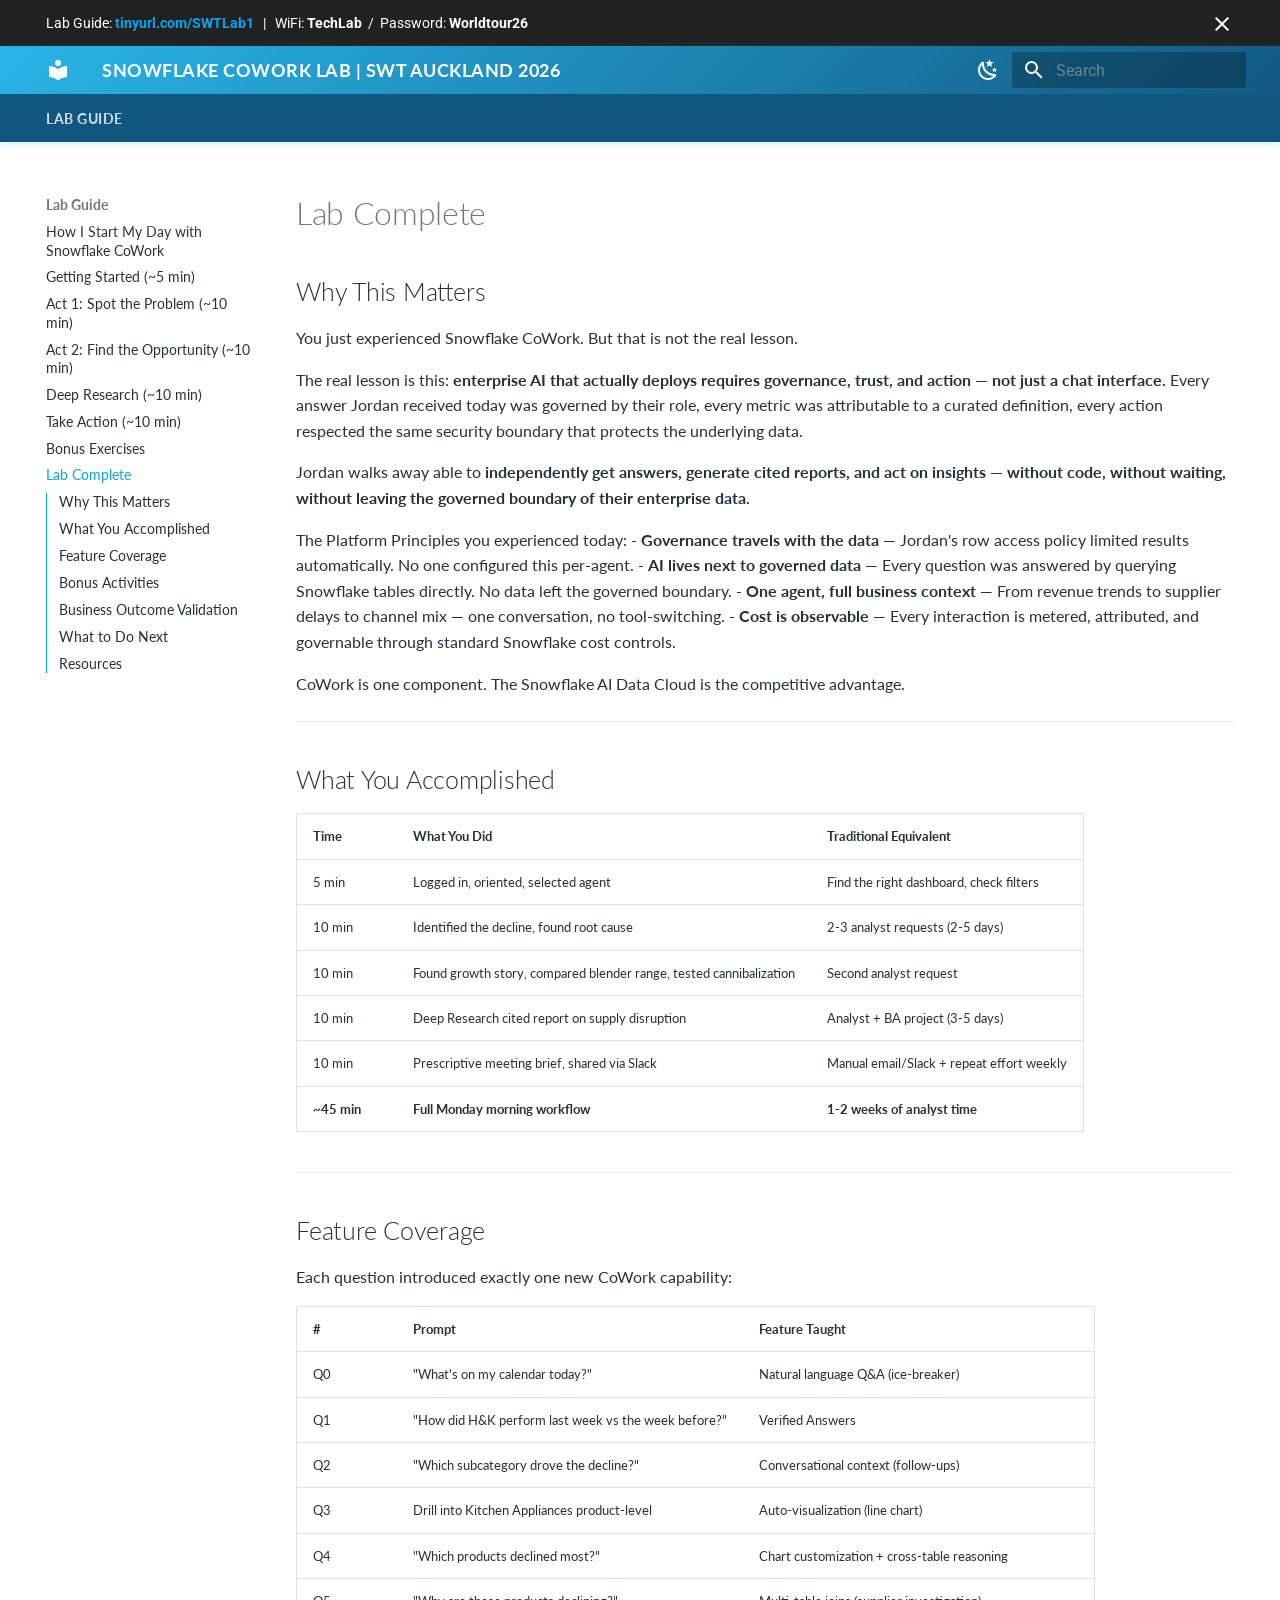
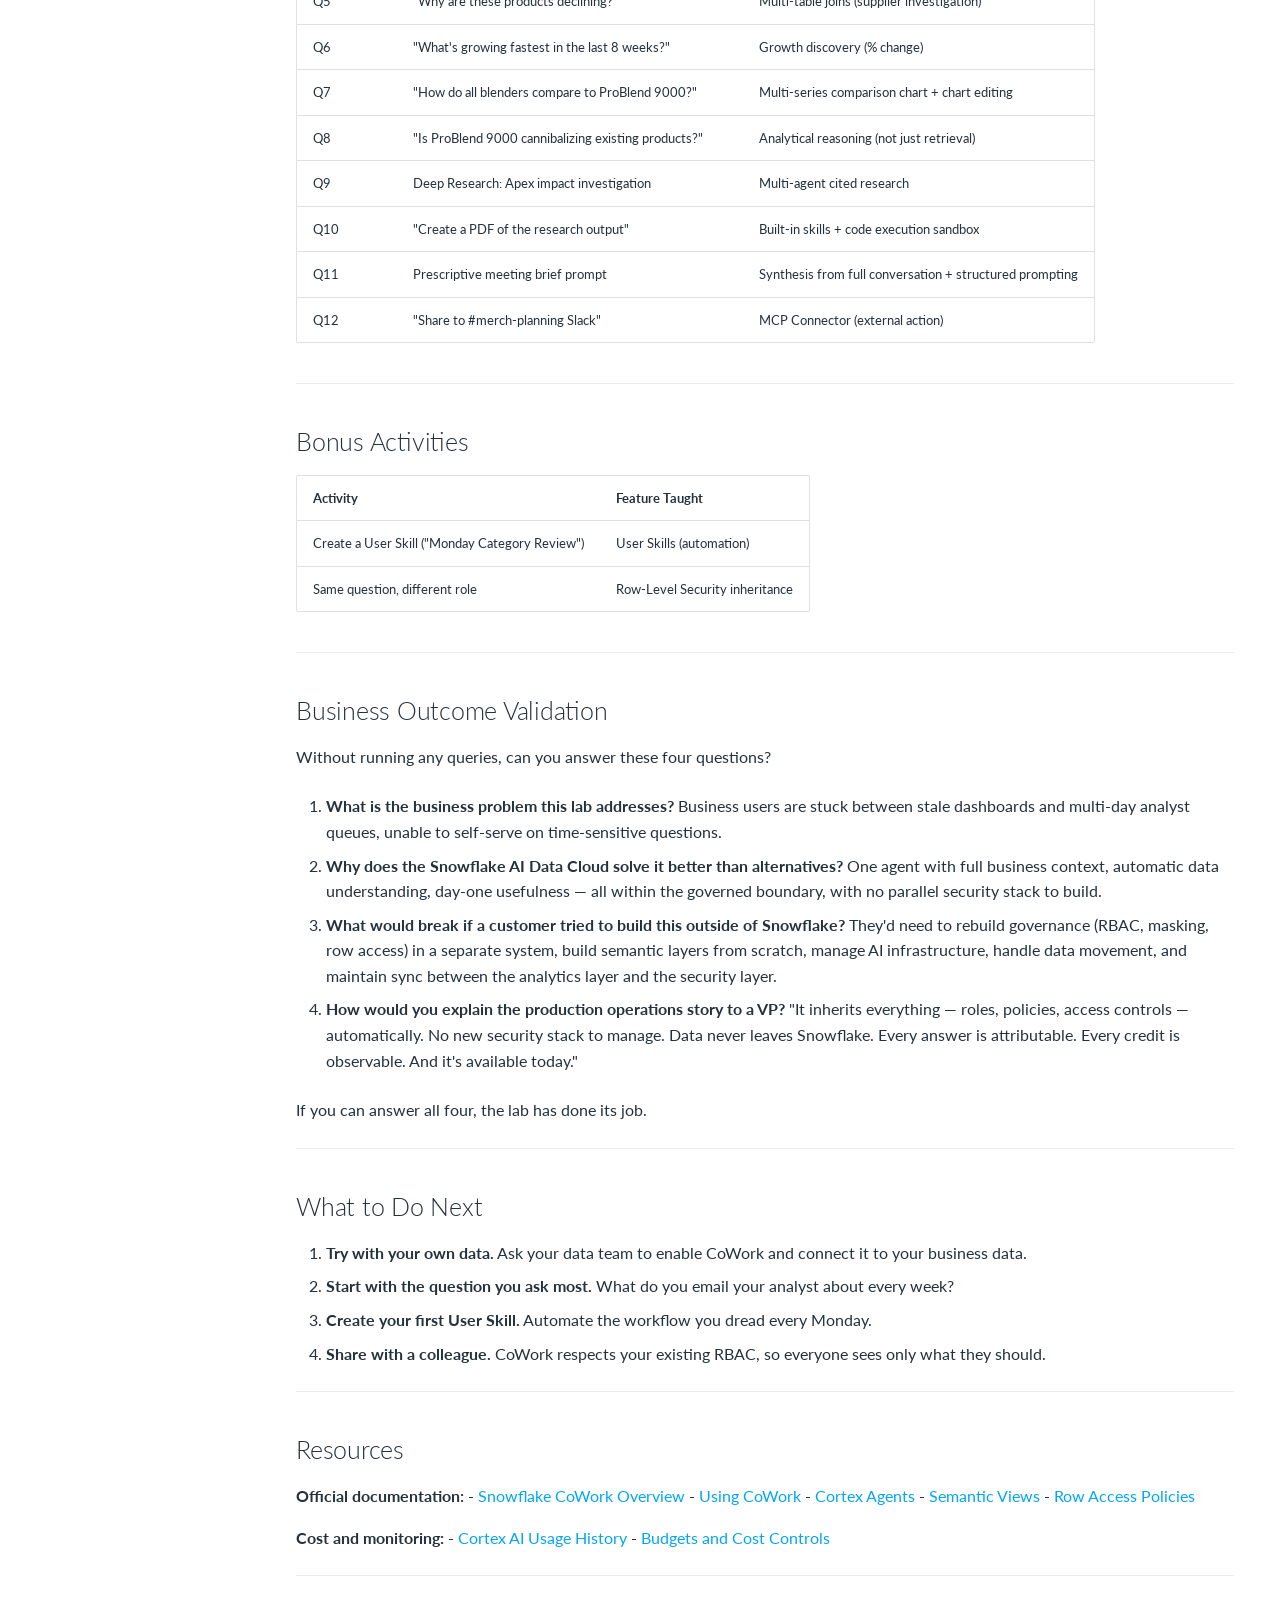
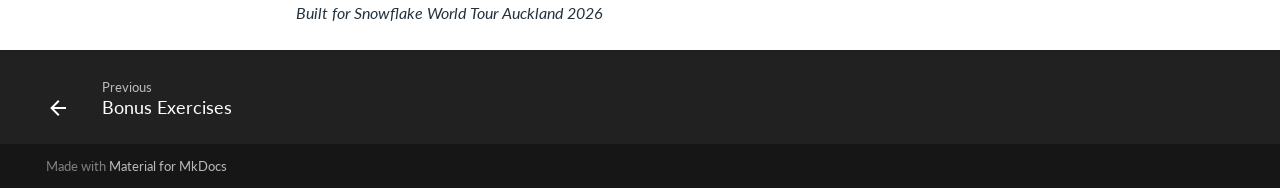
<file: wrap_up.html>
<!DOCTYPE html><html lang="en" class="no-js"><head>
    
      <meta charset="utf-8">
      <meta name="viewport" content="width=device-width,initial-scale=1">
      
      
      
      
        <link rel="prev" href="bonus.html">
      
      
      
        
      
      
      <link rel="icon" href="assets/images/favicon.png">
      <meta name="generator" content="mkdocs-1.6.1, mkdocs-material-9.7.7">
    
    
      
        <title>Lab Complete - Snowflake CoWork Lab | SWT Auckland 2026</title>
      
    
    
      <link rel="stylesheet" href="assets/stylesheets/main.ec1eaa64.min.css">
      
        
        <link rel="stylesheet" href="assets/stylesheets/palette.ab4e12ef.min.css">
      
      


    
    
      
    
    
      
        
        
        <link rel="preconnect" href="https://fonts.gstatic.com" crossorigin="">
        <link rel="stylesheet" href="https://fonts.googleapis.com/css?family=Roboto:300,300i,400,400i,700,700i%7CRoboto+Mono:400,400i,700,700i&amp;display=fallback">
        <style>:root{--md-text-font:"Roboto";--md-code-font:"Roboto Mono"}</style>
      
    
    
      <link rel="stylesheet" href="stylesheets/extra.css">
    
    <script>__md_scope=new URL(".",location),__md_hash=e=>[...e].reduce(((e,_)=>(e<<5)-e+_.charCodeAt(0)),0),__md_get=(e,_=localStorage,t=__md_scope)=>JSON.parse(_.getItem(t.pathname+"."+e)),__md_set=(e,_,t=localStorage,a=__md_scope)=>{try{t.setItem(a.pathname+"."+e,JSON.stringify(_))}catch(e){}}</script>
    
      

    
    
  <link href="assets/stylesheets/glightbox.min.css" rel="stylesheet"><script src="assets/javascripts/glightbox.min.js"></script><style id="glightbox-style">
            html.glightbox-open { overflow: initial; height: 100%; }
            .gslide-title { margin-top: 0px; user-select: text; }
            .gslide-desc { color: #666; user-select: text; }
            .gslide-image img { background: white; }
            .gscrollbar-fixer { padding-right: 15px; }
            .gdesc-inner { font-size: 0.75rem; }
            body[data-md-color-scheme="slate"] .gdesc-inner { background: var(--md-default-bg-color); }
            body[data-md-color-scheme="slate"] .gslide-title { color: var(--md-default-fg-color); }
            body[data-md-color-scheme="slate"] .gslide-desc { color: var(--md-default-fg-color); }
        </style></head>
  
  
    
    
      
    
    
    
    
    <body dir="ltr" data-md-color-scheme="default" data-md-color-primary="light-blue" data-md-color-accent="blue">
  
    
    <input class="md-toggle" data-md-toggle="drawer" type="checkbox" id="__drawer" autocomplete="off">
    <input class="md-toggle" data-md-toggle="search" type="checkbox" id="__search" autocomplete="off">
    <label class="md-overlay" for="__drawer"></label>
    <div data-md-component="skip">
      
        
        <a href="#lab-complete" class="md-skip">
          Skip to content
        </a>
      
    </div>
    <div data-md-component="announce">
      
        <aside class="md-banner">
          <div class="md-banner__inner md-grid md-typeset">
            
              <button class="md-banner__button md-icon" aria-label="Don't show this again">
                
                <svg xmlns="http://www.w3.org/2000/svg" viewBox="0 0 24 24"><path d="M19 6.41 17.59 5 12 10.59 6.41 5 5 6.41 10.59 12 5 17.59 6.41 19 12 13.41 17.59 19 19 17.59 13.41 12z"></path></svg>
              </button>
            
            
<span>Lab Guide: <a href="https://tinyurl.com/SWTLab1" target="_blank"><strong>tinyurl.com/SWTLab1</strong></a></span>
&nbsp;&nbsp;|&nbsp;&nbsp;
<span>WiFi: <strong>TechLab</strong> &nbsp;/&nbsp; Password: <strong>Worldtour26</strong></span>

          </div>
          
            <script>var el=document.querySelector("[data-md-component=announce]");if(el){var content=el.querySelector(".md-typeset");__md_hash(content.innerHTML)===__md_get("__announce")&&(el.hidden=!0)}</script>
          
        </aside>
      
    </div>
    
    
      

  

<header class="md-header md-header--shadow md-header--lifted" data-md-component="header">
  <nav class="md-header__inner md-grid" aria-label="Header">
    <a href="." title="Snowflake CoWork Lab | SWT Auckland 2026" class="md-header__button md-logo" aria-label="Snowflake CoWork Lab | SWT Auckland 2026" data-md-component="logo">
      
  
  <svg xmlns="http://www.w3.org/2000/svg" viewBox="0 0 24 24"><path d="M12 8a3 3 0 0 0 3-3 3 3 0 0 0-3-3 3 3 0 0 0-3 3 3 3 0 0 0 3 3m0 3.54C9.64 9.35 6.5 8 3 8v11c3.5 0 6.64 1.35 9 3.54 2.36-2.19 5.5-3.54 9-3.54V8c-3.5 0-6.64 1.35-9 3.54"></path></svg>

    </a>
    <label class="md-header__button md-icon" for="__drawer">
      
      <svg xmlns="http://www.w3.org/2000/svg" viewBox="0 0 24 24"><path d="M3 6h18v2H3zm0 5h18v2H3zm0 5h18v2H3z"></path></svg>
    </label>
    <div class="md-header__title" data-md-component="header-title">
      <div class="md-header__ellipsis">
        <div class="md-header__topic">
          <span class="md-ellipsis">
            Snowflake CoWork Lab | SWT Auckland 2026
          </span>
        </div>
        <div class="md-header__topic" data-md-component="header-topic">
          <span class="md-ellipsis">
            
              Lab Complete
            
          </span>
        </div>
      </div>
    </div>
    
      
        <form class="md-header__option" data-md-component="palette">
  
    
    
    
    <input class="md-option" data-md-color-media="" data-md-color-scheme="default" data-md-color-primary="light-blue" data-md-color-accent="blue" aria-label="Switch to dark mode" type="radio" name="__palette" id="__palette_0">
    
      <label class="md-header__button md-icon" title="Switch to dark mode" for="__palette_1" hidden="">
        <svg xmlns="http://www.w3.org/2000/svg" viewBox="0 0 24 24"><path d="m17.75 4.09-2.53 1.94.91 3.06-2.63-1.81-2.63 1.81.91-3.06-2.53-1.94L12.44 4l1.06-3 1.06 3zm3.5 6.91-1.64 1.25.59 1.98-1.7-1.17-1.7 1.17.59-1.98L15.75 11l2.06-.05L18.5 9l.69 1.95zm-2.28 4.95c.83-.08 1.72 1.1 1.19 1.85-.32.45-.66.87-1.08 1.27C15.17 23 8.84 23 4.94 19.07c-3.91-3.9-3.91-10.24 0-14.14.4-.4.82-.76 1.27-1.08.75-.53 1.93.36 1.85 1.19-.27 2.86.69 5.83 2.89 8.02a9.96 9.96 0 0 0 8.02 2.89m-1.64 2.02a12.08 12.08 0 0 1-7.8-3.47c-2.17-2.19-3.33-5-3.49-7.82-2.81 3.14-2.7 7.96.31 10.98 3.02 3.01 7.84 3.12 10.98.31"></path></svg>
      </label>
    
  
    
    
    
    <input class="md-option" data-md-color-media="" data-md-color-scheme="slate" data-md-color-primary="light-blue" data-md-color-accent="light-blue" aria-label="Switch to light mode" type="radio" name="__palette" id="__palette_1">
    
      <label class="md-header__button md-icon" title="Switch to light mode" for="__palette_0" hidden="">
        <svg xmlns="http://www.w3.org/2000/svg" viewBox="0 0 24 24"><path d="M12 7a5 5 0 0 1 5 5 5 5 0 0 1-5 5 5 5 0 0 1-5-5 5 5 0 0 1 5-5m0 2a3 3 0 0 0-3 3 3 3 0 0 0 3 3 3 3 0 0 0 3-3 3 3 0 0 0-3-3m0-7 2.39 3.42C13.65 5.15 12.84 5 12 5s-1.65.15-2.39.42zM3.34 7l4.16-.35A7.2 7.2 0 0 0 5.94 8.5c-.44.74-.69 1.5-.83 2.29zm.02 10 1.76-3.77a7.131 7.131 0 0 0 2.38 4.14zM20.65 7l-1.77 3.79a7.02 7.02 0 0 0-2.38-4.15zm-.01 10-4.14.36c.59-.51 1.12-1.14 1.54-1.86.42-.73.69-1.5.83-2.29zM12 22l-2.41-3.44c.74.27 1.55.44 2.41.44.82 0 1.63-.17 2.37-.44z"></path></svg>
      </label>
    
  
</form>
      
    
    
      <script>var palette=__md_get("__palette");if(palette&&palette.color){if("(prefers-color-scheme)"===palette.color.media){var media=matchMedia("(prefers-color-scheme: light)"),input=document.querySelector(media.matches?"[data-md-color-media='(prefers-color-scheme: light)']":"[data-md-color-media='(prefers-color-scheme: dark)']");palette.color.media=input.getAttribute("data-md-color-media"),palette.color.scheme=input.getAttribute("data-md-color-scheme"),palette.color.primary=input.getAttribute("data-md-color-primary"),palette.color.accent=input.getAttribute("data-md-color-accent")}for(var[key,value]of Object.entries(palette.color))document.body.setAttribute("data-md-color-"+key,value)}</script>
    
    
    
      
      
        <label class="md-header__button md-icon" for="__search">
          
          <svg xmlns="http://www.w3.org/2000/svg" viewBox="0 0 24 24"><path d="M9.5 3A6.5 6.5 0 0 1 16 9.5c0 1.61-.59 3.09-1.56 4.23l.27.27h.79l5 5-1.5 1.5-5-5v-.79l-.27-.27A6.52 6.52 0 0 1 9.5 16 6.5 6.5 0 0 1 3 9.5 6.5 6.5 0 0 1 9.5 3m0 2C7 5 5 7 5 9.5S7 14 9.5 14 14 12 14 9.5 12 5 9.5 5"></path></svg>
        </label>
        <div class="md-search" data-md-component="search" role="dialog">
  <label class="md-search__overlay" for="__search"></label>
  <div class="md-search__inner" role="search">
    <form class="md-search__form" name="search">
      <input type="text" class="md-search__input" name="query" aria-label="Search" placeholder="Search" autocapitalize="off" autocorrect="off" autocomplete="off" spellcheck="false" data-md-component="search-query" required="">
      <label class="md-search__icon md-icon" for="__search">
        
        <svg xmlns="http://www.w3.org/2000/svg" viewBox="0 0 24 24"><path d="M9.5 3A6.5 6.5 0 0 1 16 9.5c0 1.61-.59 3.09-1.56 4.23l.27.27h.79l5 5-1.5 1.5-5-5v-.79l-.27-.27A6.52 6.52 0 0 1 9.5 16 6.5 6.5 0 0 1 3 9.5 6.5 6.5 0 0 1 9.5 3m0 2C7 5 5 7 5 9.5S7 14 9.5 14 14 12 14 9.5 12 5 9.5 5"></path></svg>
        
        <svg xmlns="http://www.w3.org/2000/svg" viewBox="0 0 24 24"><path d="M20 11v2H8l5.5 5.5-1.42 1.42L4.16 12l7.92-7.92L13.5 5.5 8 11z"></path></svg>
      </label>
      <nav class="md-search__options" aria-label="Search">
        
        <button type="reset" class="md-search__icon md-icon" title="Clear" aria-label="Clear" tabindex="-1">
          
          <svg xmlns="http://www.w3.org/2000/svg" viewBox="0 0 24 24"><path d="M19 6.41 17.59 5 12 10.59 6.41 5 5 6.41 10.59 12 5 17.59 6.41 19 12 13.41 17.59 19 19 17.59 13.41 12z"></path></svg>
        </button>
      </nav>
      
    </form>
    <div class="md-search__output">
      <div class="md-search__scrollwrap" tabindex="0" data-md-scrollfix="">
        <div class="md-search-result" data-md-component="search-result">
          <div class="md-search-result__meta">
            Initializing search
          </div>
          <ol class="md-search-result__list" role="presentation"></ol>
        </div>
      </div>
    </div>
  </div>
</div>
      
    
    
  </nav>
  
    
      
<nav class="md-tabs" aria-label="Tabs" data-md-component="tabs">
  <div class="md-grid">
    <ul class="md-tabs__list">
      
        
  
  
  
    
  
  
    
    
      <li class="md-tabs__item md-tabs__item--active">
        <a href="index.html" class="md-tabs__link">
          
  
  
  Lab Guide

        </a>
      </li>
    
  

      
    </ul>
  </div>
</nav>
    
  
</header>
    
    <div class="md-container" data-md-component="container">
      
      
        
      
      <main class="md-main" data-md-component="main">
        <div class="md-main__inner md-grid">
          
            
              
              <div class="md-sidebar md-sidebar--primary" data-md-component="sidebar" data-md-type="navigation">
                <div class="md-sidebar__scrollwrap">
                  <div class="md-sidebar__inner">
                    


  


  

<nav class="md-nav md-nav--primary md-nav--lifted md-nav--integrated" aria-label="Navigation" data-md-level="0">
  <label class="md-nav__title" for="__drawer">
    <a href="." title="Snowflake CoWork Lab | SWT Auckland 2026" class="md-nav__button md-logo" aria-label="Snowflake CoWork Lab | SWT Auckland 2026" data-md-component="logo">
      
  
  <svg xmlns="http://www.w3.org/2000/svg" viewBox="0 0 24 24"><path d="M12 8a3 3 0 0 0 3-3 3 3 0 0 0-3-3 3 3 0 0 0-3 3 3 3 0 0 0 3 3m0 3.54C9.64 9.35 6.5 8 3 8v11c3.5 0 6.64 1.35 9 3.54 2.36-2.19 5.5-3.54 9-3.54V8c-3.5 0-6.64 1.35-9 3.54"></path></svg>

    </a>
    Snowflake CoWork Lab | SWT Auckland 2026
  </label>
  
  <ul class="md-nav__list" data-md-scrollfix="">
    
      
      
  
  
    
  
  
  
    
    
    
    
      
        
        
      
      
        
      
    
    
    <li class="md-nav__item md-nav__item--active md-nav__item--section md-nav__item--nested">
      
        
        
        <input class="md-nav__toggle md-toggle " type="checkbox" id="__nav_1" checked="">
        
          
          <label class="md-nav__link" for="__nav_1" id="__nav_1_label" tabindex="">
            
  
  
  <span class="md-ellipsis">
    
  
    Lab Guide
  

    
  </span>
  
  

            <span class="md-nav__icon md-icon"></span>
          </label>
        
        <nav class="md-nav" data-md-level="1" aria-labelledby="__nav_1_label" aria-expanded="true">
          <label class="md-nav__title" for="__nav_1">
            <span class="md-nav__icon md-icon"></span>
            
  
    Lab Guide
  

          </label>
          <ul class="md-nav__list" data-md-scrollfix="">
            
              
                
  
  
  
  
    <li class="md-nav__item">
      <a href="index.html" class="md-nav__link">
        
  
  
  <span class="md-ellipsis">
    
  
    How I Start My Day with Snowflake CoWork
  

    
  </span>
  
  

      </a>
    </li>
  

              
            
              
                
  
  
  
  
    <li class="md-nav__item">
      <a href="getting_started.html" class="md-nav__link">
        
  
  
  <span class="md-ellipsis">
    
  
    Getting Started (~5 min)
  

    
  </span>
  
  

      </a>
    </li>
  

              
            
              
                
  
  
  
  
    <li class="md-nav__item">
      <a href="act1.html" class="md-nav__link">
        
  
  
  <span class="md-ellipsis">
    
  
    Act 1: Spot the Problem (~10 min)
  

    
  </span>
  
  

      </a>
    </li>
  

              
            
              
                
  
  
  
  
    <li class="md-nav__item">
      <a href="act2.html" class="md-nav__link">
        
  
  
  <span class="md-ellipsis">
    
  
    Act 2: Find the Opportunity (~10 min)
  

    
  </span>
  
  

      </a>
    </li>
  

              
            
              
                
  
  
  
  
    <li class="md-nav__item">
      <a href="deep_research.html" class="md-nav__link">
        
  
  
  <span class="md-ellipsis">
    
  
    Deep Research (~10 min)
  

    
  </span>
  
  

      </a>
    </li>
  

              
            
              
                
  
  
  
  
    <li class="md-nav__item">
      <a href="take_action.html" class="md-nav__link">
        
  
  
  <span class="md-ellipsis">
    
  
    Take Action (~10 min)
  

    
  </span>
  
  

      </a>
    </li>
  

              
            
              
                
  
  
  
  
    <li class="md-nav__item">
      <a href="bonus.html" class="md-nav__link">
        
  
  
  <span class="md-ellipsis">
    
  
    Bonus Exercises
  

    
  </span>
  
  

      </a>
    </li>
  

              
            
              
                
  
  
    
  
  
  
    <li class="md-nav__item md-nav__item--active">
      
      <input class="md-nav__toggle md-toggle" type="checkbox" id="__toc">
      
      
        
      
      
        <label class="md-nav__link md-nav__link--active" for="__toc">
          
  
  
  <span class="md-ellipsis">
    
  
    Lab Complete
  

    
  </span>
  
  

          <span class="md-nav__icon md-icon"></span>
        </label>
      
      <a href="wrap_up.html" class="md-nav__link md-nav__link--active">
        
  
  
  <span class="md-ellipsis">
    
  
    Lab Complete
  

    
  </span>
  
  

      </a>
      
        

<nav class="md-nav md-nav--secondary" aria-label="Table of contents">
  
  
  
    
  
  
    <label class="md-nav__title" for="__toc">
      <span class="md-nav__icon md-icon"></span>
      Table of contents
    </label>
    <ul class="md-nav__list" data-md-component="toc" data-md-scrollfix="">
      
        <li class="md-nav__item">
  <a href="#why-this-matters" class="md-nav__link">
    <span class="md-ellipsis">
      
        Why This Matters
      
    </span>
  </a>
  
</li>
      
        <li class="md-nav__item">
  <a href="#what-you-accomplished" class="md-nav__link">
    <span class="md-ellipsis">
      
        What You Accomplished
      
    </span>
  </a>
  
</li>
      
        <li class="md-nav__item">
  <a href="#feature-coverage" class="md-nav__link">
    <span class="md-ellipsis">
      
        Feature Coverage
      
    </span>
  </a>
  
</li>
      
        <li class="md-nav__item">
  <a href="#bonus-activities" class="md-nav__link">
    <span class="md-ellipsis">
      
        Bonus Activities
      
    </span>
  </a>
  
</li>
      
        <li class="md-nav__item">
  <a href="#business-outcome-validation" class="md-nav__link">
    <span class="md-ellipsis">
      
        Business Outcome Validation
      
    </span>
  </a>
  
</li>
      
        <li class="md-nav__item">
  <a href="#what-to-do-next" class="md-nav__link">
    <span class="md-ellipsis">
      
        What to Do Next
      
    </span>
  </a>
  
</li>
      
        <li class="md-nav__item">
  <a href="#resources" class="md-nav__link">
    <span class="md-ellipsis">
      
        Resources
      
    </span>
  </a>
  
</li>
      
    </ul>
  
</nav>
      
    </li>
  

              
            
          </ul>
        </nav>
      
    </li>
  

    
  </ul>
</nav>
                  </div>
                </div>
              </div>
            
            
          
          
            <div class="md-content" data-md-component="content">
              
              <article class="md-content__inner md-typeset">
                
                  



<h1 id="lab-complete">Lab Complete</h1>
<h2 id="why-this-matters">Why This Matters</h2>
<p>You just experienced Snowflake CoWork. But that is not the real lesson.</p>
<p>The real lesson is this: <strong>enterprise AI that actually deploys requires governance, trust, and action — not just a chat interface.</strong> Every answer Jordan received today was governed by their role, every metric was attributable to a curated definition, every action respected the same security boundary that protects the underlying data.</p>
<p>Jordan walks away able to <strong>independently get answers, generate cited reports, and act on insights — without code, without waiting, without leaving the governed boundary of their enterprise data.</strong></p>
<p>The Platform Principles you experienced today:
- <strong>Governance travels with the data</strong> — Jordan's row access policy limited results automatically. No one configured this per-agent.
- <strong>AI lives next to governed data</strong> — Every question was answered by querying Snowflake tables directly. No data left the governed boundary.
- <strong>One agent, full business context</strong> — From revenue trends to supplier delays to channel mix — one conversation, no tool-switching.
- <strong>Cost is observable</strong> — Every interaction is metered, attributed, and governable through standard Snowflake cost controls.</p>
<p>CoWork is one component. The Snowflake AI Data Cloud is the competitive advantage.</p>
<hr>
<h2 id="what-you-accomplished">What You Accomplished</h2>
<table>
<thead>
<tr>
<th>Time</th>
<th>What You Did</th>
<th>Traditional Equivalent</th>
</tr>
</thead>
<tbody>
<tr>
<td>5 min</td>
<td>Logged in, oriented, selected agent</td>
<td>Find the right dashboard, check filters</td>
</tr>
<tr>
<td>10 min</td>
<td>Identified the decline, found root cause</td>
<td>2-3 analyst requests (2-5 days)</td>
</tr>
<tr>
<td>10 min</td>
<td>Found growth story, compared blender range, tested cannibalization</td>
<td>Second analyst request</td>
</tr>
<tr>
<td>10 min</td>
<td>Deep Research cited report on supply disruption</td>
<td>Analyst + BA project (3-5 days)</td>
</tr>
<tr>
<td>10 min</td>
<td>Prescriptive meeting brief, shared via Slack</td>
<td>Manual email/Slack + repeat effort weekly</td>
</tr>
<tr>
<td><strong>~45 min</strong></td>
<td><strong>Full Monday morning workflow</strong></td>
<td><strong>1-2 weeks of analyst time</strong></td>
</tr>
</tbody>
</table>
<hr>
<h2 id="feature-coverage">Feature Coverage</h2>
<p>Each question introduced exactly one new CoWork capability:</p>
<table>
<thead>
<tr>
<th>#</th>
<th>Prompt</th>
<th>Feature Taught</th>
</tr>
</thead>
<tbody>
<tr>
<td>Q0</td>
<td>"What's on my calendar today?"</td>
<td>Natural language Q&amp;A (ice-breaker)</td>
</tr>
<tr>
<td>Q1</td>
<td>"How did H&amp;K perform last week vs the week before?"</td>
<td>Verified Answers</td>
</tr>
<tr>
<td>Q2</td>
<td>"Which subcategory drove the decline?"</td>
<td>Conversational context (follow-ups)</td>
</tr>
<tr>
<td>Q3</td>
<td>Drill into Kitchen Appliances product-level</td>
<td>Auto-visualization (line chart)</td>
</tr>
<tr>
<td>Q4</td>
<td>"Which products declined most?"</td>
<td>Chart customization + cross-table reasoning</td>
</tr>
<tr>
<td>Q5</td>
<td>"Why are these products declining?"</td>
<td>Multi-table joins (supplier investigation)</td>
</tr>
<tr>
<td>Q6</td>
<td>"What's growing fastest in the last 8 weeks?"</td>
<td>Growth discovery (% change)</td>
</tr>
<tr>
<td>Q7</td>
<td>"How do all blenders compare to ProBlend 9000?"</td>
<td>Multi-series comparison chart + chart editing</td>
</tr>
<tr>
<td>Q8</td>
<td>"Is ProBlend 9000 cannibalizing existing products?"</td>
<td>Analytical reasoning (not just retrieval)</td>
</tr>
<tr>
<td>Q9</td>
<td>Deep Research: Apex impact investigation</td>
<td>Multi-agent cited research</td>
</tr>
<tr>
<td>Q10</td>
<td>"Create a PDF of the research output"</td>
<td>Built-in skills + code execution sandbox</td>
</tr>
<tr>
<td>Q11</td>
<td>Prescriptive meeting brief prompt</td>
<td>Synthesis from full conversation + structured prompting</td>
</tr>
<tr>
<td>Q12</td>
<td>"Share to #merch-planning Slack"</td>
<td>MCP Connector (external action)</td>
</tr>
</tbody>
</table>
<hr>
<h2 id="bonus-activities">Bonus Activities</h2>
<table>
<thead>
<tr>
<th>Activity</th>
<th>Feature Taught</th>
</tr>
</thead>
<tbody>
<tr>
<td>Create a User Skill ("Monday Category Review")</td>
<td>User Skills (automation)</td>
</tr>
<tr>
<td>Same question, different role</td>
<td>Row-Level Security inheritance</td>
</tr>
</tbody>
</table>
<hr>
<h2 id="business-outcome-validation">Business Outcome Validation</h2>
<p>Without running any queries, can you answer these four questions?</p>
<ol>
<li>
<p><strong>What is the business problem this lab addresses?</strong>
   Business users are stuck between stale dashboards and multi-day analyst queues, unable to self-serve on time-sensitive questions.</p>
</li>
<li>
<p><strong>Why does the Snowflake AI Data Cloud solve it better than alternatives?</strong>
   One agent with full business context, automatic data understanding, day-one usefulness — all within the governed boundary, with no parallel security stack to build.</p>
</li>
<li>
<p><strong>What would break if a customer tried to build this outside of Snowflake?</strong>
   They'd need to rebuild governance (RBAC, masking, row access) in a separate system, build semantic layers from scratch, manage AI infrastructure, handle data movement, and maintain sync between the analytics layer and the security layer.</p>
</li>
<li>
<p><strong>How would you explain the production operations story to a VP?</strong>
   "It inherits everything — roles, policies, access controls — automatically. No new security stack to manage. Data never leaves Snowflake. Every answer is attributable. Every credit is observable. And it's available today."</p>
</li>
</ol>
<p>If you can answer all four, the lab has done its job.</p>
<hr>
<h2 id="what-to-do-next">What to Do Next</h2>
<ol>
<li><strong>Try with your own data.</strong> Ask your data team to enable CoWork and connect it to your business data.</li>
<li><strong>Start with the question you ask most.</strong> What do you email your analyst about every week?</li>
<li><strong>Create your first User Skill.</strong> Automate the workflow you dread every Monday.</li>
<li><strong>Share with a colleague.</strong> CoWork respects your existing RBAC, so everyone sees only what they should.</li>
</ol>
<hr>
<h2 id="resources">Resources</h2>
<p><strong>Official documentation:</strong>
- <a href="https://docs.snowflake.com/en/user-guide/snowflake-cowork/about-cowork">Snowflake CoWork Overview</a>
- <a href="https://docs.snowflake.com/en/user-guide/snowflake-cowork/using-cowork">Using CoWork</a>
- <a href="https://docs.snowflake.com/en/user-guide/snowflake-cortex/cortex-agents">Cortex Agents</a>
- <a href="https://docs.snowflake.com/en/sql-reference/sql/create-semantic-view">Semantic Views</a>
- <a href="https://docs.snowflake.com/en/user-guide/security-row-intro">Row Access Policies</a></p>
<p><strong>Cost and monitoring:</strong>
- <a href="https://docs.snowflake.com/en/sql-reference/account-usage/cortex_ai_functions_usage_history">Cortex AI Usage History</a>
- <a href="https://docs.snowflake.com/en/user-guide/budgets">Budgets and Cost Controls</a></p>
<hr>
<p><em>Built for Snowflake World Tour Auckland 2026</em></p>












                
              </article>
            </div>
          
          
  <script>var tabs=__md_get("__tabs");if(Array.isArray(tabs))e:for(var set of document.querySelectorAll(".tabbed-set")){var labels=set.querySelector(".tabbed-labels");for(var tab of tabs)for(var label of labels.getElementsByTagName("label"))if(label.innerText.trim()===tab){var input=document.getElementById(label.htmlFor);input.checked=!0;continue e}}</script>

<script>var target=document.getElementById(location.hash.slice(1));target&&target.name&&(target.checked=target.name.startsWith("__tabbed_"))</script>
        </div>
        
      </main>
      
        <footer class="md-footer">
  
    
      
      <nav class="md-footer__inner md-grid" aria-label="Footer">
        
          
          <a href="bonus.html" class="md-footer__link md-footer__link--prev" aria-label="Previous: Bonus Exercises">
            <div class="md-footer__button md-icon">
              
              <svg xmlns="http://www.w3.org/2000/svg" viewBox="0 0 24 24"><path d="M20 11v2H8l5.5 5.5-1.42 1.42L4.16 12l7.92-7.92L13.5 5.5 8 11z"></path></svg>
            </div>
            <div class="md-footer__title">
              <span class="md-footer__direction">
                Previous
              </span>
              <div class="md-ellipsis">
                Bonus Exercises
              </div>
            </div>
          </a>
        
        
      </nav>
    
  
  <div class="md-footer-meta md-typeset">
    <div class="md-footer-meta__inner md-grid">
      <div class="md-copyright">
  
  
    Made with
    <a href="https://squidfunk.github.io/mkdocs-material/" target="_blank" rel="noopener">
      Material for MkDocs
    </a>
  
</div>
      
    </div>
  </div>
</footer>
      
    </div>
    <div class="md-dialog" data-md-component="dialog">
      <div class="md-dialog__inner md-typeset"></div>
    </div>
    
    
    
      
      
      <script id="__config" type="application/json">{"annotate": null, "base": ".", "features": ["announce.dismiss", "toc.integrate", "content.tabs.link", "content.code.copy", "content.code.annotation", "navigation.footer", "navigation.tabs", "navigation.tabs.sticky", "navigation.sections"], "search": "assets/javascripts/workers/search.2c215733.min.js", "tags": null, "translations": {"clipboard.copied": "Copied to clipboard", "clipboard.copy": "Copy to clipboard", "search.result.more.one": "1 more on this page", "search.result.more.other": "# more on this page", "search.result.none": "No matching documents", "search.result.one": "1 matching document", "search.result.other": "# matching documents", "search.result.placeholder": "Type to start searching", "search.result.term.missing": "Missing", "select.version": "Select version"}, "version": null}</script>
    
    
      <script src="assets/javascripts/bundle.d7400e89.min.js"></script>
      
    
  
<script id="init-glightbox">const lightbox = GLightbox({"touchNavigation": true, "loop": false, "zoomable": true, "draggable": true, "openEffect": "zoom", "closeEffect": "zoom", "slideEffect": "slide"});
document$.subscribe(()=>{ lightbox.reload(); });
</script></body></html>
</file>
<file: stylesheets/extra.css>
@import url('https://fonts.googleapis.com/css2?family=Lato:wght@400;700;900&display=swap');

h1sub {
  text-transform: uppercase;
  color:#29B5E8; 
  font-size:20px; 
  font-family:Lato;
  font-weight:700
}

h0black {font-size:40px; 
  font-family:Lato;
  font-weight:700;
  color:#000000;
  text-transform: uppercase}


h0blue {font-size:40px; 
    font-family:Lato;
    font-weight:700;
    color:#29B5E8;
    text-transform: uppercase}

h1black {font-size:28px; 
      font-family:Lato;
      font-weight:700;
      color:#000000;
      text-transform: uppercase}
    
    
h1blue {font-size:28px; 
        font-family:Lato;
        font-weight:700;
        color:#29B5E8;
        text-transform: uppercase}


h1grey {font-size:20px; 
      font-family:Lato;
      font-weight:bold;
      color:#24323D;
      text-transform: uppercase}


body {font-size:16px; 
        font-family:Lato;
        font-weight:400;
        color:#24323D}


heading {
      font-size:40px; 
      font-family:Lato;
      font-weight:700;
      background-color: rgb(41, 181, 232);  /* light blue background */
      color: white;  /* white text */
      padding: 30px; } /* add padding around the content */

tabheading{
    width:100%;
    font-size:1.5em; 
    font-family:Lato;
    font-weight:700;
    background-color: rgb(41, 181, 232);  /* light blue background */
    color: white;  /* white text */
    padding: 10px; } /* add padding around the content */

veh1 {
      color: rgb(125, 68, 207);  /* purple */
  }
veh2 {
      color: rgb(212, 91, 144);  /* pink */
  }
  .veh3 {
      color: rgb(255, 159, 54);  /* orange */
  }
veh4 {
      padding: 10px;  /* add padding around the content */
      color: rgb(0,53,69);  /* midnight */
  }
veh5 {
      padding: 10px;  /* add padding around the content */
      color: rgb(138,153,158);  /* windy city */
      font-size: 14px
  }



/* ============================================
   ACTION CALLOUT ADMONITION
   Highlights user actions with a cursor icon
   ============================================ */

:root {
  --md-admonition-icon--action: url('data:image/svg+xml;charset=utf-8,<svg xmlns="http://www.w3.org/2000/svg" viewBox="0 0 24 24"><path d="M7 2.5v14.2l3.3-3.1 2.1 5.9 2.6-1-2.2-5.8 4.6-.3z"/></svg>');
}

.md-typeset .admonition.action,
.md-typeset details.action {
  border-color: #29B5E8;
  border-left-width: 4px;
  box-shadow: none;
}

.md-typeset .action > .admonition-title,
.md-typeset .action > summary {
  background-color: rgba(41, 181, 232, 0.10);
  font-weight: 700;
  color: #11567F;
}

.md-typeset .action > .admonition-title::before,
.md-typeset .action > summary::before {
  background-color: #29B5E8;
  -webkit-mask-image: var(--md-admonition-icon--action);
          mask-image: var(--md-admonition-icon--action);
}

.md-typeset .action > .highlight {
  margin-left: 0.4rem;
  margin-right: 0.4rem;
}

.md-typeset .language-text pre > code,
.md-typeset pre > code.language-text {
  white-space: pre-wrap;
  overflow-wrap: anywhere;
}

/* ============================================
   SNOWFLAKE HEADER BRANDING
   ============================================ */

.md-header {
  background: linear-gradient(135deg, #29B5E8 0%, #11567F 100%) !important;
  color: white !important;
  box-shadow: 0 2px 8px rgba(41, 181, 232, 0.2) !important;
}

.md-header__title {
  font-family: Lato, sans-serif !important;
  font-weight: 700 !important;
  font-size: 18px !important;
  color: white !important;
  text-transform: uppercase !important;
  letter-spacing: 0.5px !important;
}

.md-header__button.md-logo {
  pointer-events: none !important;
  cursor: default !important;
}

.md-header__button.md-logo img,
.md-header__button.md-logo svg {
  color: white !important;
  fill: white !important;
}

.md-header__button {
  color: white !important;
}

.md-header__button:hover {
  background-color: rgba(255, 255, 255, 0.1) !important;
}

.md-tabs {
  background: #11567F !important;
  color: white !important;
}

.md-tabs__link {
  font-family: Lato, sans-serif !important;
  font-weight: 700 !important;
  font-size: 14px !important;
  color: rgba(255, 255, 255, 0.8) !important;
  text-transform: uppercase !important;
  letter-spacing: 0.5px !important;
}

.md-tabs__link--active {
  color: white !important;
  border-bottom: 3px solid #29B5E8 !important;
}

.md-tabs__link:hover {
  color: white !important;
  background-color: rgba(41, 181, 232, 0.2) !important;
}

div[data-testid="stTextInput"] > div > input {
    background-color: #F4F6FA !important;  /* Light Snowflake Blue-Grey */
    color: #1D2F6F !important;  /* Dark Blue Text */
    font-size: 16px !important;
    border: 2px solid #29B5E8 !important;  /* Snowflake Blue Border */
    border-radius: 8px !important;
    padding: 8px;
}



button[kind="primary"] {
  background-color: rgb(255, 159, 54);
  font-family:Lato;
  font-weight:900;
  font-style: normal;
  color: white;
  border: none;
  height: 34;
  max-width: 195px;
  border-radius: 80px;
  padding: 12px 27px;
}

button[kind="secondary"] {
    background-color: rgb(41, 181, 232);
    font-family:Lato;
    font-weight:900;
    font-style: normal;
    color: white;
    border: none;
    height: 34;
    max-width: 195px;
    border-radius: 80px;
    padding: 12px 27px;
}

button[kind="secondary"]:hover {
  background-color: #11567F; /* New color on hover */
  color: white;
}

button[kind="secondary"]:active {
  background-color: #11567F; /* New color on hover */
  color: white;
}

button[kind="secondary"]:focus {
  background-color: #11567F; /* New color on hover */
  color: white;
}

.css-1d391kg {
  background-image: url('snowflake-dots.png');
  background-repeat: repeat;  /* Make the image repeat */
  background-position: top left;  /* Position it at the top-left */
  background-size: auto;  /* Optional: adjust size of the background image */
  background-color: #ffffff;
}
</file>
<file: assets/stylesheets/main.ec1eaa64.min.css>
@charset "UTF-8";html{-webkit-text-size-adjust:none;-moz-text-size-adjust:none;text-size-adjust:none;box-sizing:border-box}*,:after,:before{box-sizing:inherit}@media (prefers-reduced-motion){*,:after,:before{transition:none!important}}body{margin:0}a,button,input,label{-webkit-tap-highlight-color:transparent}a{color:inherit;text-decoration:none}hr{border:0;box-sizing:initial;display:block;height:.05rem;overflow:visible;padding:0}small{font-size:80%}sub,sup{line-height:1em}img{border-style:none}table{border-collapse:initial;border-spacing:0}td,th{font-weight:400;vertical-align:top}button{background:#0000;border:0;font-family:inherit;font-size:inherit;margin:0;padding:0}input{border:0;outline:none}:root{--md-primary-fg-color:#4051b5;--md-primary-fg-color--light:#5d6cc0;--md-primary-fg-color--dark:#303fa1;--md-primary-bg-color:#fff;--md-primary-bg-color--light:#ffffffb3;--md-accent-fg-color:#526cfe;--md-accent-fg-color--transparent:#526cfe1a;--md-accent-bg-color:#fff;--md-accent-bg-color--light:#ffffffb3}[data-md-color-scheme=default]{color-scheme:light}[data-md-color-scheme=default] img[src$="#gh-dark-mode-only"],[data-md-color-scheme=default] img[src$="#only-dark"]{display:none}:root,[data-md-color-scheme=default]{--md-hue:225deg;--md-default-fg-color:#000000de;--md-default-fg-color--light:#0000008a;--md-default-fg-color--lighter:#00000052;--md-default-fg-color--lightest:#00000012;--md-default-bg-color:#fff;--md-default-bg-color--light:#ffffffb3;--md-default-bg-color--lighter:#ffffff4d;--md-default-bg-color--lightest:#ffffff1f;--md-code-fg-color:#36464e;--md-code-bg-color:#f5f5f5;--md-code-bg-color--light:#f5f5f5b3;--md-code-bg-color--lighter:#f5f5f54d;--md-code-hl-color:#4287ff;--md-code-hl-color--light:#4287ff1a;--md-code-hl-number-color:#d52a2a;--md-code-hl-special-color:#db1457;--md-code-hl-function-color:#a846b9;--md-code-hl-constant-color:#6e59d9;--md-code-hl-keyword-color:#3f6ec6;--md-code-hl-string-color:#1c7d4d;--md-code-hl-name-color:var(--md-code-fg-color);--md-code-hl-operator-color:var(--md-default-fg-color--light);--md-code-hl-punctuation-color:var(--md-default-fg-color--light);--md-code-hl-comment-color:var(--md-default-fg-color--light);--md-code-hl-generic-color:var(--md-default-fg-color--light);--md-code-hl-variable-color:var(--md-default-fg-color--light);--md-typeset-color:var(--md-default-fg-color);--md-typeset-a-color:var(--md-primary-fg-color);--md-typeset-del-color:#f5503d26;--md-typeset-ins-color:#0bd57026;--md-typeset-kbd-color:#fafafa;--md-typeset-kbd-accent-color:#fff;--md-typeset-kbd-border-color:#b8b8b8;--md-typeset-mark-color:#ffff0080;--md-typeset-table-color:#0000001f;--md-typeset-table-color--light:rgba(0,0,0,.035);--md-admonition-fg-color:var(--md-default-fg-color);--md-admonition-bg-color:var(--md-default-bg-color);--md-warning-fg-color:#000000de;--md-warning-bg-color:#ff9;--md-footer-fg-color:#fff;--md-footer-fg-color--light:#ffffffb3;--md-footer-fg-color--lighter:#ffffff73;--md-footer-bg-color:#000000de;--md-footer-bg-color--dark:#00000052;--md-shadow-z1:0 0.2rem 0.5rem #0000000d,0 0 0.05rem #0000001a;--md-shadow-z2:0 0.2rem 0.5rem #0000001a,0 0 0.05rem #00000040;--md-shadow-z3:0 0.2rem 0.5rem #0003,0 0 0.05rem #00000059}.md-icon svg{fill:currentcolor;display:block;height:1.2rem;width:1.2rem}body{-webkit-font-smoothing:antialiased;-moz-osx-font-smoothing:grayscale;--md-text-font-family:var(--md-text-font,_),-apple-system,BlinkMacSystemFont,Helvetica,Arial,sans-serif;--md-code-font-family:var(--md-code-font,_),SFMono-Regular,Consolas,Menlo,monospace}aside,body,input{font-feature-settings:"kern","liga";color:var(--md-typeset-color);font-family:var(--md-text-font-family)}code,kbd,pre{font-feature-settings:"kern";font-family:var(--md-code-font-family)}:root{--md-typeset-table-sort-icon:url('data:image/svg+xml;charset=utf-8,<svg xmlns="http://www.w3.org/2000/svg" viewBox="0 0 24 24"><path d="m18 21-4-4h3V7h-3l4-4 4 4h-3v10h3M2 19v-2h10v2M2 13v-2h7v2M2 7V5h4v2z"/></svg>');--md-typeset-table-sort-icon--asc:url('data:image/svg+xml;charset=utf-8,<svg xmlns="http://www.w3.org/2000/svg" viewBox="0 0 24 24"><path d="M19 17h3l-4 4-4-4h3V3h2M2 17h10v2H2M6 5v2H2V5m0 6h7v2H2z"/></svg>');--md-typeset-table-sort-icon--desc:url('data:image/svg+xml;charset=utf-8,<svg xmlns="http://www.w3.org/2000/svg" viewBox="0 0 24 24"><path d="M19 7h3l-4-4-4 4h3v14h2M2 17h10v2H2M6 5v2H2V5m0 6h7v2H2z"/></svg>')}.md-typeset{-webkit-print-color-adjust:exact;color-adjust:exact;font-size:.8rem;line-height:1.6;overflow-wrap:break-word}@media print{.md-typeset{font-size:.68rem}}.md-typeset blockquote,.md-typeset dl,.md-typeset figure,.md-typeset ol,.md-typeset pre,.md-typeset ul{margin-bottom:1em;margin-top:1em}.md-typeset h1{color:var(--md-default-fg-color--light);font-size:2em;line-height:1.3;margin:0 0 1.25em}.md-typeset h1,.md-typeset h2{font-weight:300;letter-spacing:-.01em}.md-typeset h2{font-size:1.5625em;line-height:1.4;margin:1.6em 0 .64em}.md-typeset h3{font-size:1.25em;font-weight:400;letter-spacing:-.01em;line-height:1.5;margin:1.6em 0 .8em}.md-typeset h2+h3{margin-top:.8em}.md-typeset h4{font-weight:700;letter-spacing:-.01em;margin:1em 0}.md-typeset h5,.md-typeset h6{color:var(--md-default-fg-color--light);font-size:.8em;font-weight:700;letter-spacing:-.01em;margin:1.25em 0}.md-typeset h5{text-transform:uppercase}.md-typeset h5 code{text-transform:none}.md-typeset hr{border-bottom:.05rem solid var(--md-default-fg-color--lightest);display:flow-root;margin:1.5em 0}.md-typeset a{color:var(--md-typeset-a-color);word-break:break-word}.md-typeset a,.md-typeset a:before{transition:color 125ms}.md-typeset a:focus,.md-typeset a:hover{color:var(--md-accent-fg-color)}.md-typeset a:focus code,.md-typeset a:hover code{background-color:var(--md-accent-fg-color--transparent);color:var(--md-accent-fg-color)}.md-typeset a code{color:var(--md-typeset-a-color)}.md-typeset a.focus-visible{outline-color:var(--md-accent-fg-color);outline-offset:.2rem}.md-typeset code,.md-typeset kbd,.md-typeset pre{color:var(--md-code-fg-color);direction:ltr;font-variant-ligatures:none;transition:background-color 125ms}@media print{.md-typeset code,.md-typeset kbd,.md-typeset pre{white-space:pre-wrap}}.md-typeset code{background-color:var(--md-code-bg-color);border-radius:.1rem;-webkit-box-decoration-break:clone;box-decoration-break:clone;font-size:.85em;padding:0 .2941176471em;transition:color 125ms,background-color 125ms;word-break:break-word}.md-typeset code:not(.focus-visible){-webkit-tap-highlight-color:transparent;outline:none}.md-typeset pre{display:flow-root;line-height:1.4;position:relative}.md-typeset pre>code{-webkit-box-decoration-break:slice;box-decoration-break:slice;box-shadow:none;display:block;margin:0;outline-color:var(--md-accent-fg-color);overflow:auto;padding:.7720588235em 1.1764705882em;scrollbar-color:var(--md-default-fg-color--lighter) #0000;scrollbar-width:thin;touch-action:auto;word-break:normal}.md-typeset pre>code:hover{scrollbar-color:var(--md-accent-fg-color) #0000}.md-typeset pre>code::-webkit-scrollbar{height:.2rem;width:.2rem}.md-typeset pre>code::-webkit-scrollbar-thumb{background-color:var(--md-default-fg-color--lighter)}.md-typeset pre>code::-webkit-scrollbar-thumb:hover{background-color:var(--md-accent-fg-color)}.md-typeset kbd{background-color:var(--md-typeset-kbd-color);border-radius:.1rem;box-shadow:0 .1rem 0 .05rem var(--md-typeset-kbd-border-color),0 .1rem 0 var(--md-typeset-kbd-border-color),0 -.1rem .2rem var(--md-typeset-kbd-accent-color) inset;color:var(--md-default-fg-color);display:inline-block;font-size:.75em;padding:0 .6666666667em;vertical-align:text-top;word-break:break-word}.md-typeset mark{background-color:var(--md-typeset-mark-color);-webkit-box-decoration-break:clone;box-decoration-break:clone;color:inherit;word-break:break-word}.md-typeset abbr{cursor:help;text-decoration:none}.md-typeset [data-preview],.md-typeset abbr{border-bottom:.05rem dotted var(--md-default-fg-color--light)}.md-typeset small{opacity:.75}[dir=ltr] .md-typeset sub,[dir=ltr] .md-typeset sup{margin-left:.078125em}[dir=rtl] .md-typeset sub,[dir=rtl] .md-typeset sup{margin-right:.078125em}[dir=ltr] .md-typeset blockquote{padding-left:.6rem}[dir=rtl] .md-typeset blockquote{padding-right:.6rem}[dir=ltr] .md-typeset blockquote{border-left:.2rem solid var(--md-default-fg-color--lighter)}[dir=rtl] .md-typeset blockquote{border-right:.2rem solid var(--md-default-fg-color--lighter)}.md-typeset blockquote{color:var(--md-default-fg-color--light);margin-left:0;margin-right:0}.md-typeset ul{list-style-type:disc}.md-typeset ul[type]{list-style-type:revert-layer}[dir=ltr] .md-typeset ol,[dir=ltr] .md-typeset ul{margin-left:.625em}[dir=rtl] .md-typeset ol,[dir=rtl] .md-typeset ul{margin-right:.625em}.md-typeset ol,.md-typeset ul{padding:0}.md-typeset ol:not([hidden]),.md-typeset ul:not([hidden]){display:flow-root}.md-typeset ol ol,.md-typeset ul ol{list-style-type:lower-alpha}.md-typeset ol ol ol,.md-typeset ul ol ol{list-style-type:lower-roman}.md-typeset ol ol ol ol,.md-typeset ul ol ol ol{list-style-type:upper-alpha}.md-typeset ol ol ol ol ol,.md-typeset ul ol ol ol ol{list-style-type:upper-roman}.md-typeset ol[type],.md-typeset ul[type]{list-style-type:revert-layer}[dir=ltr] .md-typeset ol li,[dir=ltr] .md-typeset ul li{margin-left:1.25em}[dir=rtl] .md-typeset ol li,[dir=rtl] .md-typeset ul li{margin-right:1.25em}.md-typeset ol li,.md-typeset ul li{margin-bottom:.5em}.md-typeset ol li blockquote,.md-typeset ol li p,.md-typeset ul li blockquote,.md-typeset ul li p{margin:.5em 0}.md-typeset ol li:last-child,.md-typeset ul li:last-child{margin-bottom:0}[dir=ltr] .md-typeset ol li ol,[dir=ltr] .md-typeset ol li ul,[dir=ltr] .md-typeset ul li ol,[dir=ltr] .md-typeset ul li ul{margin-left:.625em}[dir=rtl] .md-typeset ol li ol,[dir=rtl] .md-typeset ol li ul,[dir=rtl] .md-typeset ul li ol,[dir=rtl] .md-typeset ul li ul{margin-right:.625em}.md-typeset ol li ol,.md-typeset ol li ul,.md-typeset ul li ol,.md-typeset ul li ul{margin-bottom:.5em;margin-top:.5em}[dir=ltr] .md-typeset dd{margin-left:1.875em}[dir=rtl] .md-typeset dd{margin-right:1.875em}.md-typeset dd{margin-bottom:1.5em;margin-top:1em}.md-typeset img,.md-typeset svg,.md-typeset video{height:auto;max-width:100%}.md-typeset img[align=left]{margin:1em 1em 1em 0}.md-typeset img[align=right]{margin:1em 0 1em 1em}.md-typeset img[align]:only-child{margin-top:0}.md-typeset figure{display:flow-root;margin:1em auto;max-width:100%;text-align:center;width:fit-content}.md-typeset figure img{display:block;margin:0 auto}.md-typeset figcaption{font-style:italic;margin:1em auto;max-width:24rem}.md-typeset iframe{max-width:100%}.md-typeset table:not([class]){background-color:var(--md-default-bg-color);border:.05rem solid var(--md-typeset-table-color);border-radius:.1rem;display:inline-block;font-size:.64rem;max-width:100%;overflow:auto;touch-action:auto}@media print{.md-typeset table:not([class]){display:table}}.md-typeset table:not([class])+*{margin-top:1.5em}.md-typeset table:not([class]) td>:first-child,.md-typeset table:not([class]) th>:first-child{margin-top:0}.md-typeset table:not([class]) td>:last-child,.md-typeset table:not([class]) th>:last-child{margin-bottom:0}.md-typeset table:not([class]) td:not([align]),.md-typeset table:not([class]) th:not([align]){text-align:left}[dir=rtl] .md-typeset table:not([class]) td:not([align]),[dir=rtl] .md-typeset table:not([class]) th:not([align]){text-align:right}.md-typeset table:not([class]) th{font-weight:700;min-width:5rem;padding:.9375em 1.25em;vertical-align:top}.md-typeset table:not([class]) td{border-top:.05rem solid var(--md-typeset-table-color);padding:.9375em 1.25em;vertical-align:top}.md-typeset table:not([class]) tbody tr{transition:background-color 125ms}.md-typeset table:not([class]) tbody tr:hover{background-color:var(--md-typeset-table-color--light);box-shadow:0 .05rem 0 var(--md-default-bg-color) inset}.md-typeset table:not([class]) a{word-break:normal}.md-typeset table th[role=columnheader]{cursor:pointer}[dir=ltr] .md-typeset table th[role=columnheader]:after{margin-left:.5em}[dir=rtl] .md-typeset table th[role=columnheader]:after{margin-right:.5em}.md-typeset table th[role=columnheader]:after{content:"";display:inline-block;height:1.2em;-webkit-mask-image:var(--md-typeset-table-sort-icon);mask-image:var(--md-typeset-table-sort-icon);-webkit-mask-repeat:no-repeat;mask-repeat:no-repeat;-webkit-mask-size:contain;mask-size:contain;transition:background-color 125ms;vertical-align:text-bottom;width:1.2em}.md-typeset table th[role=columnheader]:hover:after{background-color:var(--md-default-fg-color--lighter)}.md-typeset table th[role=columnheader][aria-sort=ascending]:after{background-color:var(--md-default-fg-color--light);-webkit-mask-image:var(--md-typeset-table-sort-icon--asc);mask-image:var(--md-typeset-table-sort-icon--asc)}.md-typeset table th[role=columnheader][aria-sort=descending]:after{background-color:var(--md-default-fg-color--light);-webkit-mask-image:var(--md-typeset-table-sort-icon--desc);mask-image:var(--md-typeset-table-sort-icon--desc)}.md-typeset__scrollwrap{margin:1em -.8rem;overflow-x:auto;touch-action:auto}.md-typeset__table{display:inline-block;margin-bottom:.5em;padding:0 .8rem}@media print{.md-typeset__table{display:block}}html .md-typeset__table table{display:table;margin:0;overflow:hidden;width:100%}@media screen and (max-width:44.984375em){.md-content__inner>pre{margin:1em -.8rem}.md-content__inner>pre code{border-radius:0}}.md-typeset .md-author{border-radius:100%;display:block;flex-shrink:0;height:1.6rem;overflow:hidden;position:relative;transition:color 125ms,transform 125ms;width:1.6rem}.md-typeset .md-author img{display:block}.md-typeset .md-author--more{background:var(--md-default-fg-color--lightest);color:var(--md-default-fg-color--lighter);font-size:.6rem;font-weight:700;line-height:1.6rem;text-align:center}.md-typeset .md-author--long{height:2.4rem;width:2.4rem}.md-typeset a.md-author{transform:scale(1)}.md-typeset a.md-author img{border-radius:100%;filter:grayscale(100%) opacity(75%);transition:filter 125ms}.md-typeset a.md-author:focus,.md-typeset a.md-author:hover{transform:scale(1.1);z-index:1}.md-typeset a.md-author:focus img,.md-typeset a.md-author:hover img{filter:grayscale(0)}.md-banner{background-color:var(--md-footer-bg-color);color:var(--md-footer-fg-color);overflow:auto}@media print{.md-banner{display:none}}.md-banner--warning{background-color:var(--md-warning-bg-color);color:var(--md-warning-fg-color)}.md-banner__inner{font-size:.7rem;margin:.6rem auto;padding:0 .8rem}[dir=ltr] .md-banner__button{float:right}[dir=rtl] .md-banner__button{float:left}.md-banner__button{color:inherit;cursor:pointer;transition:opacity .25s}.no-js .md-banner__button{display:none}.md-banner__button:hover{opacity:.7}html{font-size:125%;height:100%;overflow-x:hidden}@media screen and (min-width:100em){html{font-size:137.5%}}@media screen and (min-width:125em){html{font-size:150%}}body{background-color:var(--md-default-bg-color);display:flex;flex-direction:column;font-size:.5rem;min-height:100%;position:relative;width:100%}@media print{body{display:block}}@media screen and (max-width:59.984375em){body[data-md-scrolllock]{position:fixed}}.md-grid{margin-left:auto;margin-right:auto;max-width:61rem}.md-container{display:flex;flex-direction:column;flex-grow:1}@media print{.md-container{display:block}}.md-main{flex-grow:1}.md-main__inner{display:flex;height:100%;margin-top:1.5rem}.md-ellipsis{overflow:hidden;text-overflow:ellipsis}.md-toggle{display:none}.md-option{height:0;opacity:0;position:absolute;width:0}.md-option:checked+label:not([hidden]){display:block}.md-option.focus-visible+label{outline-color:var(--md-accent-fg-color);outline-style:auto}.md-skip{background-color:var(--md-default-fg-color);border-radius:.1rem;color:var(--md-default-bg-color);font-size:.64rem;margin:.5rem;opacity:0;outline-color:var(--md-accent-fg-color);padding:.3rem .5rem;position:fixed;transform:translateY(.4rem);z-index:-1}.md-skip:focus{opacity:1;transform:translateY(0);transition:transform .25s cubic-bezier(.4,0,.2,1),opacity 175ms 75ms;z-index:10}@page{margin:25mm}:root{--md-clipboard-icon:url('data:image/svg+xml;charset=utf-8,<svg xmlns="http://www.w3.org/2000/svg" viewBox="0 0 24 24"><path d="M19 21H8V7h11m0-2H8a2 2 0 0 0-2 2v14a2 2 0 0 0 2 2h11a2 2 0 0 0 2-2V7a2 2 0 0 0-2-2m-3-4H4a2 2 0 0 0-2 2v14h2V3h12z"/></svg>')}.md-clipboard{border-radius:.1rem;color:var(--md-default-fg-color--lightest);cursor:pointer;height:1.5em;outline-color:var(--md-accent-fg-color);outline-offset:.1rem;transition:color .25s;width:1.5em;z-index:1}@media print{.md-clipboard{display:none}}.md-clipboard:not(.focus-visible){-webkit-tap-highlight-color:transparent;outline:none}:hover>.md-clipboard{color:var(--md-default-fg-color--light)}.md-clipboard:focus,.md-clipboard:hover{color:var(--md-accent-fg-color)}.md-clipboard:after{background-color:currentcolor;content:"";display:block;height:1.125em;margin:0 auto;-webkit-mask-image:var(--md-clipboard-icon);mask-image:var(--md-clipboard-icon);-webkit-mask-position:center;mask-position:center;-webkit-mask-repeat:no-repeat;mask-repeat:no-repeat;-webkit-mask-size:contain;mask-size:contain;width:1.125em}.md-clipboard--inline{cursor:pointer}.md-clipboard--inline code{transition:color .25s,background-color .25s}.md-clipboard--inline:focus code,.md-clipboard--inline:hover code{background-color:var(--md-accent-fg-color--transparent);color:var(--md-accent-fg-color)}:root{--md-code-select-icon:url('data:image/svg+xml;charset=utf-8,<svg xmlns="http://www.w3.org/2000/svg" viewBox="0 0 24 24"><path d="M19 19h-4v2h4c1.1 0 2-.9 2-2v-4h-2m0-12h-4v2h4v4h2V5c0-1.1-.9-2-2-2M5 5h4V3H5c-1.1 0-2 .9-2 2v4h2m0 6H3v4c0 1.1.9 2 2 2h4v-2H5zm2-4h2v2H7zm4 0h2v2h-2zm4 0h2v2h-2zM7 7h2v2H7zm4 0h2v2h-2zm4 0h2v2h-2zm-8 8h2v2H7zm4 0h2v2h-2zm4 0h2v2h-2z"/></svg>');--md-code-copy-icon:url('data:image/svg+xml;charset=utf-8,<svg xmlns="http://www.w3.org/2000/svg" viewBox="0 0 24 24"><path d="M19 21H8V7h11m0-2H8a2 2 0 0 0-2 2v14a2 2 0 0 0 2 2h11a2 2 0 0 0 2-2V7a2 2 0 0 0-2-2m-3-4H4a2 2 0 0 0-2 2v14h2V3h12z"/></svg>')}.md-typeset .md-code__content{display:grid}.md-code__nav{background-color:var(--md-code-bg-color--lighter);border-radius:.1rem;display:flex;gap:.2rem;padding:.2rem;position:absolute;right:.25em;top:.25em;transition:background-color .25s;z-index:1}:hover>.md-code__nav{background-color:var(--md-code-bg-color--light)}.md-code__button{color:var(--md-default-fg-color--lightest);cursor:pointer;display:block;height:1.5em;outline-color:var(--md-accent-fg-color);outline-offset:.1rem;transition:color .25s;width:1.5em}:hover>*>.md-code__button{color:var(--md-default-fg-color--light)}.md-code__button.focus-visible,.md-code__button:hover{color:var(--md-accent-fg-color)}.md-code__button--active{color:var(--md-default-fg-color)!important}.md-code__button:after{background-color:currentcolor;content:"";display:block;height:1.125em;margin:0 auto;-webkit-mask-position:center;mask-position:center;-webkit-mask-repeat:no-repeat;mask-repeat:no-repeat;-webkit-mask-size:contain;mask-size:contain;width:1.125em}.md-code__button[data-md-type=select]:after{-webkit-mask-image:var(--md-code-select-icon);mask-image:var(--md-code-select-icon)}.md-code__button[data-md-type=copy]:after{-webkit-mask-image:var(--md-code-copy-icon);mask-image:var(--md-code-copy-icon)}@keyframes consent{0%{opacity:0;transform:translateY(100%)}to{opacity:1;transform:translateY(0)}}@keyframes overlay{0%{opacity:0}to{opacity:1}}.md-consent__overlay{animation:overlay .25s both;-webkit-backdrop-filter:blur(.1rem);backdrop-filter:blur(.1rem);background-color:#0000008a;height:100%;opacity:1;position:fixed;top:0;width:100%;z-index:5}.md-consent__inner{animation:consent .5s cubic-bezier(.1,.7,.1,1) both;background-color:var(--md-default-bg-color);border:0;border-radius:.1rem;bottom:0;box-shadow:0 0 .2rem #0000001a,0 .2rem .4rem #0003;max-height:100%;overflow:auto;padding:0;position:fixed;width:100%;z-index:5}.md-consent__form{padding:.8rem}.md-consent__settings{display:none;margin:1em 0}input:checked+.md-consent__settings{display:block}.md-consent__controls{margin-bottom:.8rem}.md-typeset .md-consent__controls .md-button{display:inline}@media screen and (max-width:44.984375em){.md-typeset .md-consent__controls .md-button{display:block;margin-top:.4rem;text-align:center;width:100%}}.md-consent label{cursor:pointer}.md-content{flex-grow:1;min-width:0}.md-content__inner{margin:0 .8rem 1.2rem;padding-top:.6rem}@media screen and (min-width:76.25em){[dir=ltr] .md-sidebar--primary:not([hidden])~.md-content>.md-content__inner{margin-left:1.2rem}[dir=ltr] .md-sidebar--secondary:not([hidden])~.md-content>.md-content__inner,[dir=rtl] .md-sidebar--primary:not([hidden])~.md-content>.md-content__inner{margin-right:1.2rem}[dir=rtl] .md-sidebar--secondary:not([hidden])~.md-content>.md-content__inner{margin-left:1.2rem}}.md-content__inner:before{content:"";display:block;height:.4rem}.md-content__inner>:last-child{margin-bottom:0}[dir=ltr] .md-content__button{float:right}[dir=rtl] .md-content__button{float:left}[dir=ltr] .md-content__button{margin-left:.4rem}[dir=rtl] .md-content__button{margin-right:.4rem}.md-content__button{margin:.4rem 0;padding:0}@media print{.md-content__button{display:none}}.md-typeset .md-content__button{color:var(--md-default-fg-color--lighter)}.md-content__button svg{display:inline;vertical-align:top}[dir=rtl] .md-content__button svg{transform:scaleX(-1)}[dir=ltr] .md-dialog{right:.8rem}[dir=rtl] .md-dialog{left:.8rem}.md-dialog{background-color:var(--md-default-fg-color);border-radius:.1rem;bottom:.8rem;box-shadow:var(--md-shadow-z3);min-width:11.1rem;opacity:0;padding:.4rem .6rem;pointer-events:none;position:fixed;transform:translateY(100%);transition:transform 0ms .4s,opacity .4s;z-index:4}@media print{.md-dialog{display:none}}.md-dialog--active{opacity:1;pointer-events:auto;transform:translateY(0);transition:transform .4s cubic-bezier(.075,.85,.175,1),opacity .4s}.md-dialog__inner{color:var(--md-default-bg-color);font-size:.7rem}.md-feedback{margin:2em 0 1em;text-align:center}.md-feedback fieldset{border:none;margin:0;padding:0}.md-feedback__title{font-weight:700;margin:1em auto}.md-feedback__inner{position:relative}.md-feedback__list{display:flex;flex-wrap:wrap;place-content:baseline center;position:relative}.md-feedback__list:hover .md-icon:not(:disabled){color:var(--md-default-fg-color--lighter)}:disabled .md-feedback__list{min-height:1.8rem}.md-feedback__icon{color:var(--md-default-fg-color--light);cursor:pointer;flex-shrink:0;margin:0 .1rem;transition:color 125ms}.md-feedback__icon:not(:disabled).md-icon:hover{color:var(--md-accent-fg-color)}.md-feedback__icon:disabled{color:var(--md-default-fg-color--lightest);pointer-events:none}.md-feedback__note{opacity:0;position:relative;transform:translateY(.4rem);transition:transform .4s cubic-bezier(.1,.7,.1,1),opacity .15s}.md-feedback__note>*{margin:0 auto;max-width:16rem}:disabled .md-feedback__note{opacity:1;transform:translateY(0)}@media print{.md-feedback{display:none}}.md-footer{background-color:var(--md-footer-bg-color);color:var(--md-footer-fg-color)}@media print{.md-footer{display:none}}.md-footer__inner{justify-content:space-between;overflow:auto;padding:.2rem}.md-footer__inner:not([hidden]){display:flex}.md-footer__link{align-items:end;display:flex;flex-grow:0.01;margin-bottom:.4rem;margin-top:1rem;max-width:100%;outline-color:var(--md-accent-fg-color);overflow:hidden;transition:opacity .25s}.md-footer__link:focus,.md-footer__link:hover{opacity:.7}[dir=rtl] .md-footer__link svg{transform:scaleX(-1)}@media screen and (max-width:44.984375em){.md-footer__link--prev{flex-shrink:0}.md-footer__link--prev .md-footer__title{display:none}}[dir=ltr] .md-footer__link--next{margin-left:auto}[dir=rtl] .md-footer__link--next{margin-right:auto}.md-footer__link--next{text-align:right}[dir=rtl] .md-footer__link--next{text-align:left}.md-footer__title{flex-grow:1;font-size:.9rem;margin-bottom:.7rem;max-width:calc(100% - 2.4rem);padding:0 1rem;white-space:nowrap}.md-footer__button{margin:.2rem;padding:.4rem}.md-footer__direction{font-size:.64rem;opacity:.7}.md-footer-meta{background-color:var(--md-footer-bg-color--dark)}.md-footer-meta__inner{display:flex;flex-wrap:wrap;justify-content:space-between;padding:.2rem}html .md-footer-meta.md-typeset a{color:var(--md-footer-fg-color--light)}html .md-footer-meta.md-typeset a:focus,html .md-footer-meta.md-typeset a:hover{color:var(--md-footer-fg-color)}.md-copyright{color:var(--md-footer-fg-color--lighter);font-size:.64rem;margin:auto .6rem;padding:.4rem 0;width:100%}@media screen and (min-width:45em){.md-copyright{width:auto}}.md-copyright__highlight{color:var(--md-footer-fg-color--light)}.md-social{display:inline-flex;gap:.2rem;margin:0 .4rem;padding:.2rem 0 .6rem}@media screen and (min-width:45em){.md-social{padding:.6rem 0}}.md-social__link{display:inline-block;height:1.6rem;text-align:center;width:1.6rem}.md-social__link:before{line-height:1.9}.md-social__link svg{fill:currentcolor;max-height:.8rem;vertical-align:-25%}.md-typeset .md-button{border:.1rem solid;border-radius:.1rem;color:var(--md-primary-fg-color);cursor:pointer;display:inline-block;font-weight:700;padding:.625em 2em;transition:color 125ms,background-color 125ms,border-color 125ms}.md-typeset .md-button--primary{background-color:var(--md-primary-fg-color);border-color:var(--md-primary-fg-color);color:var(--md-primary-bg-color)}.md-typeset .md-button:focus,.md-typeset .md-button:hover{background-color:var(--md-accent-fg-color);border-color:var(--md-accent-fg-color);color:var(--md-accent-bg-color)}[dir=ltr] .md-typeset .md-input{border-top-left-radius:.1rem}[dir=ltr] .md-typeset .md-input,[dir=rtl] .md-typeset .md-input{border-top-right-radius:.1rem}[dir=rtl] .md-typeset .md-input{border-top-left-radius:.1rem}.md-typeset .md-input{border-bottom:.1rem solid var(--md-default-fg-color--lighter);box-shadow:var(--md-shadow-z1);font-size:.8rem;height:1.8rem;padding:0 .6rem;transition:border .25s,box-shadow .25s}.md-typeset .md-input:focus,.md-typeset .md-input:hover{border-bottom-color:var(--md-accent-fg-color);box-shadow:var(--md-shadow-z2)}.md-typeset .md-input--stretch{width:100%}.md-header{background-color:var(--md-primary-fg-color);box-shadow:0 0 .2rem #0000,0 .2rem .4rem #0000;color:var(--md-primary-bg-color);display:block;left:0;position:sticky;right:0;top:0;z-index:4}@media print{.md-header{display:none}}.md-header[hidden]{transform:translateY(-100%);transition:transform .25s cubic-bezier(.8,0,.6,1),box-shadow .25s}.md-header--shadow{box-shadow:0 0 .2rem #0000001a,0 .2rem .4rem #0003;transition:transform .25s cubic-bezier(.1,.7,.1,1),box-shadow .25s}.md-header__inner{align-items:center;display:flex;padding:0 .2rem}.md-header__button{color:currentcolor;cursor:pointer;margin:.2rem;outline-color:var(--md-accent-fg-color);padding:.4rem;position:relative;transition:opacity .25s;vertical-align:middle;z-index:1}.md-header__button:hover{opacity:.7}.md-header__button:not([hidden]){display:inline-block}.md-header__button:not(.focus-visible){-webkit-tap-highlight-color:transparent;outline:none}.md-header__button.md-logo{margin:.2rem;padding:.4rem}@media screen and (max-width:76.234375em){.md-header__button.md-logo{display:none}}.md-header__button.md-logo img,.md-header__button.md-logo svg{fill:currentcolor;display:block;height:1.2rem;width:auto}@media screen and (min-width:60em){.md-header__button[for=__search]{display:none}}.no-js .md-header__button[for=__search]{display:none}[dir=rtl] .md-header__button[for=__search] svg{transform:scaleX(-1)}@media screen and (min-width:76.25em){.md-header__button[for=__drawer]{display:none}}.md-header__topic{display:flex;max-width:100%;position:absolute;transition:transform .4s cubic-bezier(.1,.7,.1,1),opacity .15s;white-space:nowrap}.md-header__topic+.md-header__topic{opacity:0;pointer-events:none;transform:translateX(1.25rem);transition:transform .4s cubic-bezier(1,.7,.1,.1),opacity .15s;z-index:-1}[dir=rtl] .md-header__topic+.md-header__topic{transform:translateX(-1.25rem)}.md-header__topic:first-child{font-weight:700}[dir=ltr] .md-header__title{margin-left:1rem;margin-right:.4rem}[dir=rtl] .md-header__title{margin-left:.4rem;margin-right:1rem}.md-header__title{flex-grow:1;font-size:.9rem;height:2.4rem;line-height:2.4rem}.md-header__title--active .md-header__topic{opacity:0;pointer-events:none;transform:translateX(-1.25rem);transition:transform .4s cubic-bezier(1,.7,.1,.1),opacity .15s;z-index:-1}[dir=rtl] .md-header__title--active .md-header__topic{transform:translateX(1.25rem)}.md-header__title--active .md-header__topic+.md-header__topic{opacity:1;pointer-events:auto;transform:translateX(0);transition:transform .4s cubic-bezier(.1,.7,.1,1),opacity .15s;z-index:0}.md-header__title>.md-header__ellipsis{height:100%;position:relative;width:100%}.md-header__option{display:flex;flex-shrink:0;max-width:100%;transition:max-width 0ms .25s,opacity .25s .25s;white-space:nowrap}[data-md-toggle=search]:checked~.md-header .md-header__option{max-width:0;opacity:0;transition:max-width 0ms,opacity 0ms}.md-header__option>input{bottom:0}.md-header__source{display:none}@media screen and (min-width:60em){[dir=ltr] .md-header__source{margin-left:1rem}[dir=rtl] .md-header__source{margin-right:1rem}.md-header__source{display:block;max-width:11.7rem;width:11.7rem}}@media screen and (min-width:76.25em){[dir=ltr] .md-header__source{margin-left:1.4rem}[dir=rtl] .md-header__source{margin-right:1.4rem}}.md-meta{color:var(--md-default-fg-color--light);font-size:.7rem;line-height:1.3}.md-meta__list{display:inline-flex;flex-wrap:wrap;list-style:none;margin:0;padding:0}.md-meta__item:not(:last-child):after{content:"·";margin-left:.2rem;margin-right:.2rem}.md-meta__link{color:var(--md-typeset-a-color)}.md-meta__link:focus,.md-meta__link:hover{color:var(--md-accent-fg-color)}.md-draft{background-color:#ff1744;border-radius:.125em;color:#fff;display:inline-block;font-weight:700;padding-left:.5714285714em;padding-right:.5714285714em}:root{--md-nav-icon--prev:url('data:image/svg+xml;charset=utf-8,<svg xmlns="http://www.w3.org/2000/svg" viewBox="0 0 24 24"><path d="M20 11v2H8l5.5 5.5-1.42 1.42L4.16 12l7.92-7.92L13.5 5.5 8 11z"/></svg>');--md-nav-icon--next:url('data:image/svg+xml;charset=utf-8,<svg xmlns="http://www.w3.org/2000/svg" viewBox="0 0 24 24"><path d="M8.59 16.58 13.17 12 8.59 7.41 10 6l6 6-6 6z"/></svg>');--md-toc-icon:url('data:image/svg+xml;charset=utf-8,<svg xmlns="http://www.w3.org/2000/svg" viewBox="0 0 24 24"><path d="M3 9h14V7H3zm0 4h14v-2H3zm0 4h14v-2H3zm16 0h2v-2h-2zm0-10v2h2V7zm0 6h2v-2h-2z"/></svg>')}.md-nav{font-size:.7rem;line-height:1.3}.md-nav__title{color:var(--md-default-fg-color--light);display:block;font-weight:700;overflow:hidden;padding:0 .6rem;text-overflow:ellipsis}.md-nav__title .md-nav__button{display:none}.md-nav__title .md-nav__button img{height:100%;width:auto}.md-nav__title .md-nav__button.md-logo img,.md-nav__title .md-nav__button.md-logo svg{fill:currentcolor;display:block;height:2.4rem;max-width:100%;object-fit:contain;width:auto}.md-nav__list{list-style:none;margin:0;padding:0}.md-nav__link{align-items:flex-start;display:flex;gap:.4rem;margin-top:.625em;scroll-snap-align:start;transition:color 125ms}.md-nav__link--passed,.md-nav__link--passed code{color:var(--md-default-fg-color--light)}.md-nav__item .md-nav__link--active,.md-nav__item .md-nav__link--active code{color:var(--md-typeset-a-color)}.md-nav__link .md-ellipsis{position:relative}.md-nav__link .md-ellipsis code{word-break:normal}[dir=ltr] .md-nav__link .md-icon:last-child{margin-left:auto}[dir=rtl] .md-nav__link .md-icon:last-child{margin-right:auto}.md-nav__link .md-typeset{font-size:.7rem;line-height:1.3}.md-nav__link svg{fill:currentcolor;flex-shrink:0;height:1.3em;position:relative}.md-nav__link[for]:focus,.md-nav__link[for]:hover,.md-nav__link[href]:focus,.md-nav__link[href]:hover{color:var(--md-accent-fg-color);cursor:pointer}.md-nav__link[for]:focus code,.md-nav__link[for]:hover code,.md-nav__link[href]:focus code,.md-nav__link[href]:hover code{background-color:var(--md-accent-fg-color--transparent);color:var(--md-accent-fg-color)}.md-nav__link.focus-visible{outline-color:var(--md-accent-fg-color);outline-offset:.2rem}.md-nav--primary .md-nav__link[for=__toc]{display:none}.md-nav--primary .md-nav__link[for=__toc] .md-icon:after{background-color:currentcolor;display:block;height:100%;-webkit-mask-image:var(--md-toc-icon);mask-image:var(--md-toc-icon);width:100%}.md-nav--primary .md-nav__link[for=__toc]~.md-nav{display:none}.md-nav__container>.md-nav__link{margin-top:0}.md-nav__container>.md-nav__link:first-child{flex-grow:1;min-width:0}.md-nav__icon{flex-shrink:0}.md-nav__source{display:none}@media screen and (max-width:76.234375em){.md-nav--primary,.md-nav--primary .md-nav{background-color:var(--md-default-bg-color);display:flex;flex-direction:column;height:100%;left:0;position:absolute;right:0;top:0;z-index:1}.md-nav--primary .md-nav__item,.md-nav--primary .md-nav__title{font-size:.8rem;line-height:1.5}.md-nav--primary .md-nav__title{background-color:var(--md-default-fg-color--lightest);color:var(--md-default-fg-color--light);cursor:pointer;height:5.6rem;line-height:2.4rem;padding:3rem .8rem .2rem;position:relative;white-space:nowrap}[dir=ltr] .md-nav--primary .md-nav__title .md-nav__icon{left:.4rem}[dir=rtl] .md-nav--primary .md-nav__title .md-nav__icon{right:.4rem}.md-nav--primary .md-nav__title .md-nav__icon{display:block;height:1.2rem;margin:.2rem;position:absolute;top:.4rem;width:1.2rem}.md-nav--primary .md-nav__title .md-nav__icon:after{background-color:currentcolor;content:"";display:block;height:100%;-webkit-mask-image:var(--md-nav-icon--prev);mask-image:var(--md-nav-icon--prev);-webkit-mask-position:center;mask-position:center;-webkit-mask-repeat:no-repeat;mask-repeat:no-repeat;-webkit-mask-size:contain;mask-size:contain;width:100%}.md-nav--primary .md-nav__title~.md-nav__list{background-color:var(--md-default-bg-color);box-shadow:0 .05rem 0 var(--md-default-fg-color--lightest) inset;overflow-y:auto;scroll-snap-type:y mandatory;touch-action:pan-y}.md-nav--primary .md-nav__title~.md-nav__list>:first-child{border-top:0}.md-nav--primary .md-nav__title[for=__drawer]{background-color:var(--md-primary-fg-color);color:var(--md-primary-bg-color);font-weight:700}.md-nav--primary .md-nav__title .md-logo{display:block;left:.2rem;margin:.2rem;padding:.4rem;position:absolute;right:.2rem;top:.2rem}.md-nav--primary .md-nav__list{flex:1}.md-nav--primary .md-nav__item{border-top:.05rem solid var(--md-default-fg-color--lightest)}.md-nav--primary .md-nav__item--active>.md-nav__link{color:var(--md-typeset-a-color)}.md-nav--primary .md-nav__item--active>.md-nav__link:focus,.md-nav--primary .md-nav__item--active>.md-nav__link:hover{color:var(--md-accent-fg-color)}.md-nav--primary .md-nav__link{margin-top:0;padding:.6rem .8rem}.md-nav--primary .md-nav__link svg{margin-top:.1em}.md-nav--primary .md-nav__link>.md-nav__link{padding:0}[dir=ltr] .md-nav--primary .md-nav__link .md-nav__icon{margin-right:-.2rem}[dir=rtl] .md-nav--primary .md-nav__link .md-nav__icon{margin-left:-.2rem}.md-nav--primary .md-nav__link .md-nav__icon{font-size:1.2rem;height:1.2rem;width:1.2rem}.md-nav--primary .md-nav__link .md-nav__icon:after{background-color:currentcolor;content:"";display:block;height:100%;-webkit-mask-image:var(--md-nav-icon--next);mask-image:var(--md-nav-icon--next);-webkit-mask-position:center;mask-position:center;-webkit-mask-repeat:no-repeat;mask-repeat:no-repeat;-webkit-mask-size:contain;mask-size:contain;width:100%}[dir=rtl] .md-nav--primary .md-nav__icon:after{transform:scale(-1)}.md-nav--primary .md-nav--secondary .md-nav{background-color:initial;position:static}[dir=ltr] .md-nav--primary .md-nav--secondary .md-nav .md-nav__link{padding-left:1.4rem}[dir=rtl] .md-nav--primary .md-nav--secondary .md-nav .md-nav__link{padding-right:1.4rem}[dir=ltr] .md-nav--primary .md-nav--secondary .md-nav .md-nav .md-nav__link{padding-left:2rem}[dir=rtl] .md-nav--primary .md-nav--secondary .md-nav .md-nav .md-nav__link{padding-right:2rem}[dir=ltr] .md-nav--primary .md-nav--secondary .md-nav .md-nav .md-nav .md-nav__link{padding-left:2.6rem}[dir=rtl] .md-nav--primary .md-nav--secondary .md-nav .md-nav .md-nav .md-nav__link{padding-right:2.6rem}[dir=ltr] .md-nav--primary .md-nav--secondary .md-nav .md-nav .md-nav .md-nav .md-nav__link{padding-left:3.2rem}[dir=rtl] .md-nav--primary .md-nav--secondary .md-nav .md-nav .md-nav .md-nav .md-nav__link{padding-right:3.2rem}.md-nav--secondary{background-color:initial}.md-nav__toggle~.md-nav{display:flex;opacity:0;transform:translateX(100%);transition:transform .25s cubic-bezier(.8,0,.6,1),opacity 125ms 50ms}[dir=rtl] .md-nav__toggle~.md-nav{transform:translateX(-100%)}.md-nav__toggle:checked~.md-nav{opacity:1;transform:translateX(0);transition:transform .25s cubic-bezier(.4,0,.2,1),opacity 125ms 125ms}.md-nav__toggle:checked~.md-nav>.md-nav__list{backface-visibility:hidden}}@media screen and (max-width:59.984375em){.md-nav--primary .md-nav__link[for=__toc]{display:flex}.md-nav--primary .md-nav__link[for=__toc] .md-icon:after{content:""}.md-nav--primary .md-nav__link[for=__toc]+.md-nav__link{display:none}.md-nav--primary .md-nav__link[for=__toc]~.md-nav{display:flex}.md-nav__source{background-color:var(--md-primary-fg-color--dark);color:var(--md-primary-bg-color);display:block;padding:0 .2rem}}@media screen and (min-width:60em) and (max-width:76.234375em){.md-nav--integrated .md-nav__link[for=__toc]{display:flex}.md-nav--integrated .md-nav__link[for=__toc] .md-icon:after{content:""}.md-nav--integrated .md-nav__link[for=__toc]+.md-nav__link{display:none}.md-nav--integrated .md-nav__link[for=__toc]~.md-nav{display:flex}}@media screen and (min-width:60em){.md-nav{margin-bottom:-.4rem}.md-nav--secondary .md-nav__title{background:var(--md-default-bg-color);box-shadow:0 0 .4rem .4rem var(--md-default-bg-color);position:sticky;top:0;z-index:1}.md-nav--secondary .md-nav__title[for=__toc]{scroll-snap-align:start}.md-nav--secondary .md-nav__title .md-nav__icon{display:none}[dir=ltr] .md-nav--secondary .md-nav__list{padding-left:.6rem}[dir=rtl] .md-nav--secondary .md-nav__list{padding-right:.6rem}.md-nav--secondary .md-nav__list{padding-bottom:.4rem}[dir=ltr] .md-nav--secondary .md-nav__item>.md-nav__link{margin-right:.4rem}[dir=rtl] .md-nav--secondary .md-nav__item>.md-nav__link{margin-left:.4rem}}@media screen and (min-width:76.25em){.md-nav{margin-bottom:-.4rem;transition:max-height .25s cubic-bezier(.86,0,.07,1)}.md-nav--primary .md-nav__title{background:var(--md-default-bg-color);box-shadow:0 0 .4rem .4rem var(--md-default-bg-color);position:sticky;top:0;z-index:1}.md-nav--primary .md-nav__title[for=__drawer]{scroll-snap-align:start}.md-nav--primary .md-nav__title .md-nav__icon{display:none}[dir=ltr] .md-nav--primary .md-nav__list{padding-left:.6rem}[dir=rtl] .md-nav--primary .md-nav__list{padding-right:.6rem}.md-nav--primary .md-nav__list{padding-bottom:.4rem}[dir=ltr] .md-nav--primary .md-nav__item>.md-nav__link{margin-right:.4rem}[dir=rtl] .md-nav--primary .md-nav__item>.md-nav__link{margin-left:.4rem}.md-nav__toggle~.md-nav{display:grid;grid-template-rows:minmax(.4rem,0fr);opacity:0;transition:grid-template-rows .25s cubic-bezier(.86,0,.07,1),opacity .25s,visibility 0ms .25s;visibility:collapse}.md-nav__toggle~.md-nav>.md-nav__list{overflow:hidden}.md-nav__toggle.md-toggle--indeterminate~.md-nav,.md-nav__toggle:checked~.md-nav{grid-template-rows:minmax(.4rem,1fr);opacity:1;transition:grid-template-rows .25s cubic-bezier(.86,0,.07,1),opacity .15s .1s,visibility 0ms;visibility:visible}.md-nav__toggle.md-toggle--indeterminate~.md-nav{transition:none}.md-nav__item--nested>.md-nav>.md-nav__title{display:none}.md-nav__item--section{display:block;margin:1.25em 0}.md-nav__item--section:last-child{margin-bottom:0}.md-nav__item--section>.md-nav__link{font-weight:700}.md-nav__item--section>.md-nav__link[for]{color:var(--md-default-fg-color--light)}.md-nav__item--section>.md-nav__link:not(.md-nav__container){pointer-events:none}.md-nav__item--section>.md-nav__link .md-icon,.md-nav__item--section>.md-nav__link>[for]{display:none}[dir=ltr] .md-nav__item--section>.md-nav{margin-left:-.6rem}[dir=rtl] .md-nav__item--section>.md-nav{margin-right:-.6rem}.md-nav__item--section>.md-nav{display:block;opacity:1;visibility:visible}.md-nav__item--section>.md-nav>.md-nav__list>.md-nav__item{padding:0}.md-nav__icon{border-radius:100%;height:.9rem;transition:background-color .25s;width:.9rem}.md-nav__icon:hover{background-color:var(--md-accent-fg-color--transparent)}.md-nav__icon:after{background-color:currentcolor;border-radius:100%;content:"";display:inline-block;height:100%;-webkit-mask-image:var(--md-nav-icon--next);mask-image:var(--md-nav-icon--next);-webkit-mask-position:center;mask-position:center;-webkit-mask-repeat:no-repeat;mask-repeat:no-repeat;-webkit-mask-size:contain;mask-size:contain;transition:transform .25s;vertical-align:-.1rem;width:100%}[dir=rtl] .md-nav__icon:after{transform:rotate(180deg)}.md-nav__item--nested .md-nav__toggle:checked~.md-nav__link .md-nav__icon:after,.md-nav__item--nested .md-toggle--indeterminate~.md-nav__link .md-nav__icon:after{transform:rotate(90deg)}.md-nav--lifted>.md-nav__list>.md-nav__item,.md-nav--lifted>.md-nav__title{display:none}.md-nav--lifted>.md-nav__list>.md-nav__item--active{display:block}.md-nav--lifted>.md-nav__list>.md-nav__item--active>.md-nav__link{background:var(--md-default-bg-color);box-shadow:0 0 .4rem .4rem var(--md-default-bg-color);margin-top:0;position:sticky;top:0;z-index:1}.md-nav--lifted>.md-nav__list>.md-nav__item--active>.md-nav__link:not(.md-nav__container){pointer-events:none}.md-nav--lifted>.md-nav__list>.md-nav__item--active.md-nav__item--section{margin:0}[dir=ltr] .md-nav--lifted>.md-nav__list>.md-nav__item>.md-nav:not(.md-nav--secondary){margin-left:-.6rem}[dir=rtl] .md-nav--lifted>.md-nav__list>.md-nav__item>.md-nav:not(.md-nav--secondary){margin-right:-.6rem}.md-nav--lifted>.md-nav__list>.md-nav__item>[for]{color:var(--md-default-fg-color--light)}.md-nav--lifted .md-nav[data-md-level="1"]{grid-template-rows:minmax(.4rem,1fr);opacity:1;visibility:visible}[dir=ltr] .md-nav--integrated>.md-nav__list>.md-nav__item--active .md-nav--secondary{border-left:.05rem solid var(--md-primary-fg-color)}[dir=rtl] .md-nav--integrated>.md-nav__list>.md-nav__item--active .md-nav--secondary{border-right:.05rem solid var(--md-primary-fg-color)}.md-nav--integrated>.md-nav__list>.md-nav__item--active .md-nav--secondary{display:block;margin-bottom:1.25em;opacity:1;visibility:visible}.md-nav--integrated>.md-nav__list>.md-nav__item--active .md-nav--secondary>.md-nav__list{overflow:visible;padding-bottom:0}.md-nav--integrated>.md-nav__list>.md-nav__item--active .md-nav--secondary>.md-nav__title{display:none}}.md-pagination{font-size:.8rem;font-weight:700;gap:.4rem}.md-pagination,.md-pagination>*{align-items:center;display:flex;justify-content:center}.md-pagination>*{border-radius:.2rem;height:1.8rem;min-width:1.8rem;text-align:center}.md-pagination__current{background-color:var(--md-default-fg-color--lightest);color:var(--md-default-fg-color--light)}.md-pagination__link{transition:color 125ms,background-color 125ms}.md-pagination__link:focus,.md-pagination__link:hover{background-color:var(--md-accent-fg-color--transparent);color:var(--md-accent-fg-color)}.md-pagination__link:focus svg,.md-pagination__link:hover svg{color:var(--md-accent-fg-color)}.md-pagination__link.focus-visible{outline-color:var(--md-accent-fg-color);outline-offset:.2rem}.md-pagination__link svg{fill:currentcolor;color:var(--md-default-fg-color--lighter);display:block;max-height:100%;width:1.2rem}:root{--md-path-icon:url('data:image/svg+xml;charset=utf-8,<svg xmlns="http://www.w3.org/2000/svg" viewBox="0 0 24 24"><path d="M8.59 16.58 13.17 12 8.59 7.41 10 6l6 6-6 6z"/></svg>')}.md-path{font-size:.7rem;margin:0 .8rem;overflow:auto;padding-top:1.2rem}.md-path:not([hidden]){display:block}@media screen and (min-width:76.25em){.md-path{margin:0 1.2rem}}.md-path__list{align-items:center;display:flex;gap:.2rem;list-style:none;margin:0;padding:0}.md-path__item:not(:first-child){display:inline-flex;gap:.2rem;white-space:nowrap}.md-path__item:not(:first-child):before{background-color:var(--md-default-fg-color--lighter);content:"";display:inline;height:.8rem;-webkit-mask-image:var(--md-path-icon);mask-image:var(--md-path-icon);width:.8rem}.md-path__link{align-items:center;color:var(--md-default-fg-color--light);display:flex}.md-path__link:focus,.md-path__link:hover{color:var(--md-accent-fg-color)}:root{--md-post-pin-icon:url('data:image/svg+xml;charset=utf-8,<svg xmlns="http://www.w3.org/2000/svg" viewBox="0 0 24 24"><path d="M16 12V4h1V2H7v2h1v8l-2 2v2h5.2v6h1.6v-6H18v-2z"/></svg>')}.md-post__back{border-bottom:.05rem solid var(--md-default-fg-color--lightest);margin-bottom:1.2rem;padding-bottom:1.2rem}@media screen and (max-width:76.234375em){.md-post__back{display:none}}[dir=rtl] .md-post__back svg{transform:scaleX(-1)}.md-post__authors{display:flex;flex-direction:column;gap:.6rem;margin:0 .6rem 1.2rem}.md-post .md-post__meta a{transition:color 125ms}.md-post .md-post__meta a:focus,.md-post .md-post__meta a:hover{color:var(--md-accent-fg-color)}.md-post__title{color:var(--md-default-fg-color--light);font-weight:700}.md-post--excerpt{margin-bottom:3.2rem}.md-post--excerpt .md-post__header{align-items:center;display:flex;gap:.6rem;min-height:1.6rem}.md-post--excerpt .md-post__authors{align-items:center;display:inline-flex;flex-direction:row;gap:.2rem;margin:0;min-height:2.4rem}[dir=ltr] .md-post--excerpt .md-post__meta .md-meta__list{margin-right:.4rem}[dir=rtl] .md-post--excerpt .md-post__meta .md-meta__list{margin-left:.4rem}.md-post--excerpt .md-post__content>:first-child{--md-scroll-margin:6rem;margin-top:0}.md-post>.md-nav--secondary{margin:1em 0}.md-pin{background:var(--md-default-fg-color--lightest);border-radius:1rem;margin-top:-.05rem;padding:.2rem}.md-pin:after{background-color:currentcolor;content:"";display:block;height:.6rem;margin:0 auto;-webkit-mask-image:var(--md-post-pin-icon);mask-image:var(--md-post-pin-icon);-webkit-mask-position:center;mask-position:center;-webkit-mask-repeat:no-repeat;mask-repeat:no-repeat;-webkit-mask-size:contain;mask-size:contain;width:.6rem}.md-profile{align-items:center;display:flex;font-size:.7rem;gap:.6rem;line-height:1.4;width:100%}.md-profile__description{flex-grow:1}.md-content--post{display:flex}@media screen and (max-width:76.234375em){.md-content--post{flex-flow:column-reverse}}.md-content--post>.md-content__inner{flex-grow:1;min-width:0}@media screen and (min-width:76.25em){[dir=ltr] .md-content--post>.md-content__inner{margin-left:1.2rem}[dir=rtl] .md-content--post>.md-content__inner{margin-right:1.2rem}}@media screen and (max-width:76.234375em){.md-sidebar.md-sidebar--post{padding:0;position:static;width:100%}.md-sidebar.md-sidebar--post .md-sidebar__scrollwrap{overflow:visible}.md-sidebar.md-sidebar--post .md-sidebar__inner{padding:0}.md-sidebar.md-sidebar--post .md-post__meta{margin-left:.6rem;margin-right:.6rem}.md-sidebar.md-sidebar--post .md-nav__item{border:none;display:inline}.md-sidebar.md-sidebar--post .md-nav__list{display:inline-flex;flex-wrap:wrap;gap:.6rem;padding-bottom:.6rem;padding-top:.6rem}.md-sidebar.md-sidebar--post .md-nav__link{padding:0}.md-sidebar.md-sidebar--post .md-nav{height:auto;margin-bottom:0;position:static}}:root{--md-progress-value:0;--md-progress-delay:400ms}.md-progress{background:var(--md-primary-bg-color);height:.075rem;opacity:min(clamp(0,var(--md-progress-value),1),clamp(0,100 - var(--md-progress-value),1));position:fixed;top:0;transform:scaleX(calc(var(--md-progress-value)*1%));transform-origin:left;transition:transform .5s cubic-bezier(.19,1,.22,1),opacity .25s var(--md-progress-delay);width:100%;z-index:4}:root{--md-search-result-icon:url('data:image/svg+xml;charset=utf-8,<svg xmlns="http://www.w3.org/2000/svg" viewBox="0 0 24 24"><path d="M14 2H6a2 2 0 0 0-2 2v16a2 2 0 0 0 2 2h7c-.41-.25-.8-.56-1.14-.9-.33-.33-.61-.7-.86-1.1H6V4h7v5h5v1.18c.71.16 1.39.43 2 .82V8zm6.31 16.9c1.33-2.11.69-4.9-1.4-6.22-2.11-1.33-4.91-.68-6.22 1.4-1.34 2.11-.69 4.89 1.4 6.22 1.46.93 3.32.93 4.79.02L22 23.39 23.39 22zm-3.81.1a2.5 2.5 0 0 1-2.5-2.5 2.5 2.5 0 0 1 2.5-2.5 2.5 2.5 0 0 1 2.5 2.5 2.5 2.5 0 0 1-2.5 2.5"/></svg>')}.md-search{position:relative}@media screen and (min-width:60em){.md-search{padding:.2rem 0}}.no-js .md-search{display:none}.md-search__overlay{opacity:0;z-index:1}@media screen and (max-width:59.984375em){[dir=ltr] .md-search__overlay{left:-2.2rem}[dir=rtl] .md-search__overlay{right:-2.2rem}.md-search__overlay{background-color:var(--md-default-bg-color);border-radius:1rem;height:2rem;overflow:hidden;pointer-events:none;position:absolute;top:-1rem;transform-origin:center;transition:transform .3s .1s,opacity .2s .2s;width:2rem}[data-md-toggle=search]:checked~.md-header .md-search__overlay{opacity:1;transition:transform .4s,opacity .1s}}@media screen and (min-width:60em){[dir=ltr] .md-search__overlay{left:0}[dir=rtl] .md-search__overlay{right:0}.md-search__overlay{background-color:#0000008a;cursor:pointer;height:0;position:fixed;top:0;transition:width 0ms .25s,height 0ms .25s,opacity .25s;width:0}[data-md-toggle=search]:checked~.md-header .md-search__overlay{height:200vh;opacity:1;transition:width 0ms,height 0ms,opacity .25s;width:100%}}@media screen and (max-width:29.984375em){[data-md-toggle=search]:checked~.md-header .md-search__overlay{transform:scale(45)}}@media screen and (min-width:30em) and (max-width:44.984375em){[data-md-toggle=search]:checked~.md-header .md-search__overlay{transform:scale(60)}}@media screen and (min-width:45em) and (max-width:59.984375em){[data-md-toggle=search]:checked~.md-header .md-search__overlay{transform:scale(75)}}.md-search__inner{backface-visibility:hidden}@media screen and (max-width:59.984375em){[dir=ltr] .md-search__inner{left:0}[dir=rtl] .md-search__inner{right:0}.md-search__inner{height:0;opacity:0;overflow:hidden;position:fixed;top:0;transform:translateX(5%);transition:width 0ms .3s,height 0ms .3s,transform .15s cubic-bezier(.4,0,.2,1) .15s,opacity .15s .15s;width:0;z-index:2}[dir=rtl] .md-search__inner{transform:translateX(-5%)}[data-md-toggle=search]:checked~.md-header .md-search__inner{height:100%;opacity:1;transform:translateX(0);transition:width 0ms 0ms,height 0ms 0ms,transform .15s cubic-bezier(.1,.7,.1,1) .15s,opacity .15s .15s;width:100%}}@media screen and (min-width:60em){[dir=ltr] .md-search__inner{float:right}[dir=rtl] .md-search__inner{float:left}.md-search__inner{padding:.1rem 0;position:relative;transition:width .25s cubic-bezier(.1,.7,.1,1);width:11.7rem}}@media screen and (min-width:60em) and (max-width:76.234375em){[data-md-toggle=search]:checked~.md-header .md-search__inner{width:23.4rem}}@media screen and (min-width:76.25em){[data-md-toggle=search]:checked~.md-header .md-search__inner{width:34.4rem}}.md-search__form{background-color:var(--md-default-bg-color);box-shadow:0 0 .6rem #0000;height:2.4rem;position:relative;transition:color .25s,background-color .25s;z-index:2}@media screen and (min-width:60em){.md-search__form{background-color:#00000042;border-radius:.1rem;height:1.8rem}.md-search__form:hover{background-color:#ffffff1f}}[data-md-toggle=search]:checked~.md-header .md-search__form{background-color:var(--md-default-bg-color);border-radius:.1rem .1rem 0 0;box-shadow:0 0 .6rem #00000012;color:var(--md-default-fg-color)}[dir=ltr] .md-search__input{padding-left:3.6rem;padding-right:2.2rem}[dir=rtl] .md-search__input{padding-left:2.2rem;padding-right:3.6rem}.md-search__input{background:#0000;font-size:.9rem;height:100%;position:relative;text-overflow:ellipsis;width:100%;z-index:2}.md-search__input::placeholder{transition:color .25s}.md-search__input::placeholder,.md-search__input~.md-search__icon{color:var(--md-default-fg-color--light)}.md-search__input::-ms-clear{display:none}@media screen and (max-width:59.984375em){.md-search__input{font-size:.9rem;height:2.4rem;width:100%}}@media screen and (min-width:60em){[dir=ltr] .md-search__input{padding-left:2.2rem}[dir=rtl] .md-search__input{padding-right:2.2rem}.md-search__input{color:inherit;font-size:.8rem}.md-search__input::placeholder{color:var(--md-primary-bg-color--light)}.md-search__input+.md-search__icon{color:var(--md-primary-bg-color)}[data-md-toggle=search]:checked~.md-header .md-search__input{text-overflow:clip}[data-md-toggle=search]:checked~.md-header .md-search__input+.md-search__icon{color:var(--md-default-fg-color--light)}[data-md-toggle=search]:checked~.md-header .md-search__input::placeholder{color:#0000}}.md-search__icon{cursor:pointer;display:inline-block;height:1.2rem;transition:color .25s,opacity .25s;width:1.2rem}.md-search__icon:hover{opacity:.7}[dir=ltr] .md-search__icon[for=__search]{left:.5rem}[dir=rtl] .md-search__icon[for=__search]{right:.5rem}.md-search__icon[for=__search]{position:absolute;top:.3rem;z-index:2}[dir=rtl] .md-search__icon[for=__search] svg{transform:scaleX(-1)}@media screen and (max-width:59.984375em){[dir=ltr] .md-search__icon[for=__search]{left:.8rem}[dir=rtl] .md-search__icon[for=__search]{right:.8rem}.md-search__icon[for=__search]{top:.6rem}.md-search__icon[for=__search] svg:first-child{display:none}}@media screen and (min-width:60em){.md-search__icon[for=__search]{pointer-events:none}.md-search__icon[for=__search] svg:last-child{display:none}}[dir=ltr] .md-search__options{right:.5rem}[dir=rtl] .md-search__options{left:.5rem}.md-search__options{pointer-events:none;position:absolute;top:.3rem;z-index:2}@media screen and (max-width:59.984375em){[dir=ltr] .md-search__options{right:.8rem}[dir=rtl] .md-search__options{left:.8rem}.md-search__options{top:.6rem}}[dir=ltr] .md-search__options>.md-icon{margin-left:.2rem}[dir=rtl] .md-search__options>.md-icon{margin-right:.2rem}.md-search__options>.md-icon{color:var(--md-default-fg-color--light);opacity:0;transform:scale(.75);transition:transform .15s cubic-bezier(.1,.7,.1,1),opacity .15s}.md-search__options>.md-icon:not(.focus-visible){-webkit-tap-highlight-color:transparent;outline:none}[data-md-toggle=search]:checked~.md-header .md-search__input:valid~.md-search__options>.md-icon{opacity:1;pointer-events:auto;transform:scale(1)}[data-md-toggle=search]:checked~.md-header .md-search__input:valid~.md-search__options>.md-icon:hover{opacity:.7}[dir=ltr] .md-search__suggest{padding-left:3.6rem;padding-right:2.2rem}[dir=rtl] .md-search__suggest{padding-left:2.2rem;padding-right:3.6rem}.md-search__suggest{align-items:center;color:var(--md-default-fg-color--lighter);display:flex;font-size:.9rem;height:100%;opacity:0;position:absolute;top:0;transition:opacity 50ms;white-space:pre;width:100%}@media screen and (min-width:60em){[dir=ltr] .md-search__suggest{padding-left:2.2rem}[dir=rtl] .md-search__suggest{padding-right:2.2rem}.md-search__suggest{font-size:.8rem}}[data-md-toggle=search]:checked~.md-header .md-search__suggest{opacity:1;transition:opacity .3s .1s}[dir=ltr] .md-search__output{border-bottom-left-radius:.1rem}[dir=ltr] .md-search__output,[dir=rtl] .md-search__output{border-bottom-right-radius:.1rem}[dir=rtl] .md-search__output{border-bottom-left-radius:.1rem}.md-search__output{overflow:hidden;position:absolute;width:100%;z-index:1}@media screen and (max-width:59.984375em){.md-search__output{bottom:0;top:2.4rem}}@media screen and (min-width:60em){.md-search__output{opacity:0;top:1.9rem;transition:opacity .4s}[data-md-toggle=search]:checked~.md-header .md-search__output{box-shadow:var(--md-shadow-z3);opacity:1}}.md-search__scrollwrap{backface-visibility:hidden;background-color:var(--md-default-bg-color);height:100%;overflow-y:auto;touch-action:pan-y}@media (-webkit-max-device-pixel-ratio:1),(max-resolution:1dppx){.md-search__scrollwrap{transform:translateZ(0)}}@media screen and (min-width:60em) and (max-width:76.234375em){.md-search__scrollwrap{width:23.4rem}}@media screen and (min-width:76.25em){.md-search__scrollwrap{width:34.4rem}}@media screen and (min-width:60em){.md-search__scrollwrap{max-height:0;scrollbar-color:var(--md-default-fg-color--lighter) #0000;scrollbar-width:thin}[data-md-toggle=search]:checked~.md-header .md-search__scrollwrap{max-height:75vh}.md-search__scrollwrap:hover{scrollbar-color:var(--md-accent-fg-color) #0000}.md-search__scrollwrap::-webkit-scrollbar{height:.2rem;width:.2rem}.md-search__scrollwrap::-webkit-scrollbar-thumb{background-color:var(--md-default-fg-color--lighter)}.md-search__scrollwrap::-webkit-scrollbar-thumb:hover{background-color:var(--md-accent-fg-color)}}.md-search-result{color:var(--md-default-fg-color);word-break:break-word}.md-search-result__meta{background-color:var(--md-default-fg-color--lightest);color:var(--md-default-fg-color--light);font-size:.64rem;line-height:1.8rem;padding:0 .8rem;scroll-snap-align:start}@media screen and (min-width:60em){[dir=ltr] .md-search-result__meta{padding-left:2.2rem}[dir=rtl] .md-search-result__meta{padding-right:2.2rem}}.md-search-result__list{list-style:none;margin:0;padding:0;-webkit-user-select:none;user-select:none}.md-search-result__item{box-shadow:0 -.05rem var(--md-default-fg-color--lightest)}.md-search-result__item:first-child{box-shadow:none}.md-search-result__link{display:block;outline:none;scroll-snap-align:start;transition:background-color .25s}.md-search-result__link:focus,.md-search-result__link:hover{background-color:var(--md-accent-fg-color--transparent)}.md-search-result__link:last-child p:last-child{margin-bottom:.6rem}.md-search-result__more>summary{cursor:pointer;display:block;outline:none;position:sticky;scroll-snap-align:start;top:0;z-index:1}.md-search-result__more>summary::marker{display:none}.md-search-result__more>summary::-webkit-details-marker{display:none}.md-search-result__more>summary>div{color:var(--md-typeset-a-color);font-size:.64rem;padding:.75em .8rem;transition:color .25s,background-color .25s}@media screen and (min-width:60em){[dir=ltr] .md-search-result__more>summary>div{padding-left:2.2rem}[dir=rtl] .md-search-result__more>summary>div{padding-right:2.2rem}}.md-search-result__more>summary:focus>div,.md-search-result__more>summary:hover>div{background-color:var(--md-accent-fg-color--transparent);color:var(--md-accent-fg-color)}.md-search-result__more[open]>summary{background-color:var(--md-default-bg-color)}.md-search-result__article{overflow:hidden;padding:0 .8rem;position:relative}@media screen and (min-width:60em){[dir=ltr] .md-search-result__article{padding-left:2.2rem}[dir=rtl] .md-search-result__article{padding-right:2.2rem}}[dir=ltr] .md-search-result__icon{left:0}[dir=rtl] .md-search-result__icon{right:0}.md-search-result__icon{color:var(--md-default-fg-color--light);height:1.2rem;margin:.5rem;position:absolute;width:1.2rem}@media screen and (max-width:59.984375em){.md-search-result__icon{display:none}}.md-search-result__icon:after{background-color:currentcolor;content:"";display:inline-block;height:100%;-webkit-mask-image:var(--md-search-result-icon);mask-image:var(--md-search-result-icon);-webkit-mask-position:center;mask-position:center;-webkit-mask-repeat:no-repeat;mask-repeat:no-repeat;-webkit-mask-size:contain;mask-size:contain;width:100%}[dir=rtl] .md-search-result__icon:after{transform:scaleX(-1)}.md-search-result .md-typeset{color:var(--md-default-fg-color--light);font-size:.64rem;line-height:1.6}.md-search-result .md-typeset h1{color:var(--md-default-fg-color);font-size:.8rem;font-weight:400;line-height:1.4;margin:.55rem 0}.md-search-result .md-typeset h1 mark{text-decoration:none}.md-search-result .md-typeset h2{color:var(--md-default-fg-color);font-size:.64rem;font-weight:700;line-height:1.6;margin:.5em 0}.md-search-result .md-typeset h2 mark{text-decoration:none}.md-search-result__terms{color:var(--md-default-fg-color);display:block;font-size:.64rem;font-style:italic;margin:.5em 0}.md-search-result mark{background-color:initial;color:var(--md-accent-fg-color);text-decoration:underline}.md-select{position:relative;z-index:1}.md-select__inner{background-color:var(--md-default-bg-color);border-radius:.1rem;box-shadow:var(--md-shadow-z2);color:var(--md-default-fg-color);left:50%;margin-top:.2rem;max-height:0;opacity:0;position:absolute;top:calc(100% - .2rem);transform:translate3d(-50%,.3rem,0);transition:transform .25s 375ms,opacity .25s .25s,max-height 0ms .5s}.md-select:focus-within .md-select__inner,.md-select:hover .md-select__inner{max-height:10rem;opacity:1;transform:translate3d(-50%,0,0);transition:transform .25s cubic-bezier(.1,.7,.1,1),opacity .25s,max-height 0ms}.md-select__inner:after{border-bottom:.2rem solid #0000;border-bottom-color:var(--md-default-bg-color);border-left:.2rem solid #0000;border-right:.2rem solid #0000;border-top:0;content:"";height:0;left:50%;margin-left:-.2rem;margin-top:-.2rem;position:absolute;top:0;width:0}.md-select__list{border-radius:.1rem;font-size:.8rem;list-style-type:none;margin:0;max-height:inherit;overflow:auto;padding:0}.md-select__item{line-height:1.8rem}[dir=ltr] .md-select__link{padding-left:.6rem;padding-right:1.2rem}[dir=rtl] .md-select__link{padding-left:1.2rem;padding-right:.6rem}.md-select__link{cursor:pointer;display:block;outline:none;scroll-snap-align:start;transition:background-color .25s,color .25s;width:100%}.md-select__link:focus,.md-select__link:hover{color:var(--md-accent-fg-color)}.md-select__link:focus{background-color:var(--md-default-fg-color--lightest)}.md-sidebar{align-self:flex-start;flex-shrink:0;padding:1.2rem 0;position:sticky;top:2.4rem;width:12.1rem}@media print{.md-sidebar{display:none}}@media screen and (max-width:76.234375em){[dir=ltr] .md-sidebar--primary{left:-12.1rem}[dir=rtl] .md-sidebar--primary{right:-12.1rem}.md-sidebar--primary{background-color:var(--md-default-bg-color);display:block;height:100%;position:fixed;top:0;transform:translateX(0);transition:transform .25s cubic-bezier(.4,0,.2,1),box-shadow .25s;width:12.1rem;z-index:5}[data-md-toggle=drawer]:checked~.md-container .md-sidebar--primary{box-shadow:var(--md-shadow-z3);transform:translateX(12.1rem)}[dir=rtl] [data-md-toggle=drawer]:checked~.md-container .md-sidebar--primary{transform:translateX(-12.1rem)}.md-sidebar--primary .md-sidebar__scrollwrap{bottom:0;left:0;margin:0;overflow:hidden;position:absolute;right:0;scroll-snap-type:none;top:0}}@media screen and (min-width:76.25em){.md-sidebar{height:0}.no-js .md-sidebar{height:auto}.md-header--lifted~.md-container .md-sidebar{top:4.8rem}}.md-sidebar--secondary{display:none;order:2}@media screen and (min-width:60em){.md-sidebar--secondary{height:0}.no-js .md-sidebar--secondary{height:auto}.md-sidebar--secondary:not([hidden]){display:block}.md-sidebar--secondary .md-sidebar__scrollwrap{touch-action:pan-y}}.md-sidebar__scrollwrap{backface-visibility:hidden;margin:0 .2rem;overflow-y:auto;scrollbar-color:var(--md-default-fg-color--lighter) #0000}@media screen and (min-width:60em){.md-sidebar__scrollwrap{scrollbar-gutter:stable;scrollbar-width:thin}}.md-sidebar__scrollwrap::-webkit-scrollbar{height:.2rem;width:.2rem}.md-sidebar__scrollwrap:focus-within,.md-sidebar__scrollwrap:hover{scrollbar-color:var(--md-accent-fg-color) #0000}.md-sidebar__scrollwrap:focus-within::-webkit-scrollbar-thumb,.md-sidebar__scrollwrap:hover::-webkit-scrollbar-thumb{background-color:var(--md-default-fg-color--lighter)}.md-sidebar__scrollwrap:focus-within::-webkit-scrollbar-thumb:hover,.md-sidebar__scrollwrap:hover::-webkit-scrollbar-thumb:hover{background-color:var(--md-accent-fg-color)}@supports selector(::-webkit-scrollbar){.md-sidebar__scrollwrap{scrollbar-gutter:auto}[dir=ltr] .md-sidebar__inner{padding-right:calc(100% - 11.5rem)}[dir=rtl] .md-sidebar__inner{padding-left:calc(100% - 11.5rem)}}@media screen and (max-width:76.234375em){.md-overlay{background-color:#0000008a;height:0;opacity:0;position:fixed;top:0;transition:width 0ms .25s,height 0ms .25s,opacity .25s;width:0;z-index:5}[data-md-toggle=drawer]:checked~.md-overlay{height:100%;opacity:1;transition:width 0ms,height 0ms,opacity .25s;width:100%}}@keyframes facts{0%{height:0}to{height:.65rem}}@keyframes fact{0%{opacity:0;transform:translateY(100%)}50%{opacity:0}to{opacity:1;transform:translateY(0)}}:root{--md-source-forks-icon:url('data:image/svg+xml;charset=utf-8,<svg xmlns="http://www.w3.org/2000/svg" viewBox="0 0 16 16"><path d="M5 5.372v.878c0 .414.336.75.75.75h4.5a.75.75 0 0 0 .75-.75v-.878a2.25 2.25 0 1 1 1.5 0v.878a2.25 2.25 0 0 1-2.25 2.25h-1.5v2.128a2.251 2.251 0 1 1-1.5 0V8.5h-1.5A2.25 2.25 0 0 1 3.5 6.25v-.878a2.25 2.25 0 1 1 1.5 0M5 3.25a.75.75 0 1 0-1.5 0 .75.75 0 0 0 1.5 0m6.75.75a.75.75 0 1 0 0-1.5.75.75 0 0 0 0 1.5m-3 8.75a.75.75 0 1 0-1.5 0 .75.75 0 0 0 1.5 0"/></svg>');--md-source-repositories-icon:url('data:image/svg+xml;charset=utf-8,<svg xmlns="http://www.w3.org/2000/svg" viewBox="0 0 16 16"><path d="M2 2.5A2.5 2.5 0 0 1 4.5 0h8.75a.75.75 0 0 1 .75.75v12.5a.75.75 0 0 1-.75.75h-2.5a.75.75 0 0 1 0-1.5h1.75v-2h-8a1 1 0 0 0-.714 1.7.75.75 0 1 1-1.072 1.05A2.5 2.5 0 0 1 2 11.5Zm10.5-1h-8a1 1 0 0 0-1 1v6.708A2.5 2.5 0 0 1 4.5 9h8ZM5 12.25a.25.25 0 0 1 .25-.25h3.5a.25.25 0 0 1 .25.25v3.25a.25.25 0 0 1-.4.2l-1.45-1.087a.25.25 0 0 0-.3 0L5.4 15.7a.25.25 0 0 1-.4-.2Z"/></svg>');--md-source-stars-icon:url('data:image/svg+xml;charset=utf-8,<svg xmlns="http://www.w3.org/2000/svg" viewBox="0 0 16 16"><path d="M8 .25a.75.75 0 0 1 .673.418l1.882 3.815 4.21.612a.75.75 0 0 1 .416 1.279l-3.046 2.97.719 4.192a.751.751 0 0 1-1.088.791L8 12.347l-3.766 1.98a.75.75 0 0 1-1.088-.79l.72-4.194L.818 6.374a.75.75 0 0 1 .416-1.28l4.21-.611L7.327.668A.75.75 0 0 1 8 .25m0 2.445L6.615 5.5a.75.75 0 0 1-.564.41l-3.097.45 2.24 2.184a.75.75 0 0 1 .216.664l-.528 3.084 2.769-1.456a.75.75 0 0 1 .698 0l2.77 1.456-.53-3.084a.75.75 0 0 1 .216-.664l2.24-2.183-3.096-.45a.75.75 0 0 1-.564-.41z"/></svg>');--md-source-version-icon:url('data:image/svg+xml;charset=utf-8,<svg xmlns="http://www.w3.org/2000/svg" viewBox="0 0 16 16"><path d="M1 7.775V2.75C1 1.784 1.784 1 2.75 1h5.025c.464 0 .91.184 1.238.513l6.25 6.25a1.75 1.75 0 0 1 0 2.474l-5.026 5.026a1.75 1.75 0 0 1-2.474 0l-6.25-6.25A1.75 1.75 0 0 1 1 7.775m1.5 0c0 .066.026.13.073.177l6.25 6.25a.25.25 0 0 0 .354 0l5.025-5.025a.25.25 0 0 0 0-.354l-6.25-6.25a.25.25 0 0 0-.177-.073H2.75a.25.25 0 0 0-.25.25ZM6 5a1 1 0 1 1 0 2 1 1 0 0 1 0-2"/></svg>')}.md-source{backface-visibility:hidden;display:block;font-size:.65rem;line-height:1.2;outline-color:var(--md-accent-fg-color);transition:opacity .25s;white-space:nowrap}.md-source:hover{opacity:.7}.md-source__icon{display:inline-block;height:2.4rem;vertical-align:middle;width:2rem}[dir=ltr] .md-source__icon svg{margin-left:.6rem}[dir=rtl] .md-source__icon svg{margin-right:.6rem}.md-source__icon svg{margin-top:.6rem}[dir=ltr] .md-source__icon+.md-source__repository{padding-left:2rem}[dir=rtl] .md-source__icon+.md-source__repository{padding-right:2rem}[dir=ltr] .md-source__icon+.md-source__repository{margin-left:-2rem}[dir=rtl] .md-source__icon+.md-source__repository{margin-right:-2rem}[dir=ltr] .md-source__repository{margin-left:.6rem}[dir=rtl] .md-source__repository{margin-right:.6rem}.md-source__repository{display:inline-block;max-width:calc(100% - 1.2rem);overflow:hidden;text-overflow:ellipsis;vertical-align:middle}.md-source__facts{display:flex;font-size:.55rem;gap:.4rem;list-style-type:none;margin:.1rem 0 0;opacity:.75;overflow:hidden;padding:0;width:100%}.md-source__repository--active .md-source__facts{animation:facts .25s ease-in}.md-source__fact{overflow:hidden;text-overflow:ellipsis}.md-source__repository--active .md-source__fact{animation:fact .4s ease-out}[dir=ltr] .md-source__fact:before{margin-right:.1rem}[dir=rtl] .md-source__fact:before{margin-left:.1rem}.md-source__fact:before{background-color:currentcolor;content:"";display:inline-block;height:.6rem;-webkit-mask-position:center;mask-position:center;-webkit-mask-repeat:no-repeat;mask-repeat:no-repeat;-webkit-mask-size:contain;mask-size:contain;vertical-align:text-top;width:.6rem}.md-source__fact:nth-child(1n+2){flex-shrink:0}.md-source__fact--version:before{-webkit-mask-image:var(--md-source-version-icon);mask-image:var(--md-source-version-icon)}.md-source__fact--stars:before{-webkit-mask-image:var(--md-source-stars-icon);mask-image:var(--md-source-stars-icon)}.md-source__fact--forks:before{-webkit-mask-image:var(--md-source-forks-icon);mask-image:var(--md-source-forks-icon)}.md-source__fact--repositories:before{-webkit-mask-image:var(--md-source-repositories-icon);mask-image:var(--md-source-repositories-icon)}.md-source-file{margin:1em 0}[dir=ltr] .md-source-file__fact{margin-right:.6rem}[dir=rtl] .md-source-file__fact{margin-left:.6rem}.md-source-file__fact{align-items:center;color:var(--md-default-fg-color--light);display:inline-flex;font-size:.68rem;gap:.3rem}.md-source-file__fact .md-icon{flex-shrink:0;margin-bottom:.05rem}[dir=ltr] .md-source-file__fact .md-author{float:left}[dir=rtl] .md-source-file__fact .md-author{float:right}.md-source-file__fact .md-author{margin-right:.2rem}.md-source-file__fact svg{width:.9rem}:root{--md-status:url('data:image/svg+xml;charset=utf-8,<svg xmlns="http://www.w3.org/2000/svg" viewBox="0 0 24 24"><path d="M11 9h2V7h-2m1 13c-4.41 0-8-3.59-8-8s3.59-8 8-8 8 3.59 8 8-3.59 8-8 8m0-18A10 10 0 0 0 2 12a10 10 0 0 0 10 10 10 10 0 0 0 10-10A10 10 0 0 0 12 2m-1 15h2v-6h-2z"/></svg>');--md-status--new:url('data:image/svg+xml;charset=utf-8,<svg xmlns="http://www.w3.org/2000/svg" viewBox="0 0 24 24"><path d="m23 12-2.44-2.78.34-3.68-3.61-.82-1.89-3.18L12 3 8.6 1.54 6.71 4.72l-3.61.81.34 3.68L1 12l2.44 2.78-.34 3.69 3.61.82 1.89 3.18L12 21l3.4 1.46 1.89-3.18 3.61-.82-.34-3.68zm-10 5h-2v-2h2zm0-4h-2V7h2z"/></svg>');--md-status--deprecated:url('data:image/svg+xml;charset=utf-8,<svg xmlns="http://www.w3.org/2000/svg" viewBox="0 0 24 24"><path d="M9 3v1H4v2h1v13a2 2 0 0 0 2 2h10a2 2 0 0 0 2-2V6h1V4h-5V3zm0 5h2v9H9zm4 0h2v9h-2z"/></svg>');--md-status--encrypted:url('data:image/svg+xml;charset=utf-8,<svg xmlns="http://www.w3.org/2000/svg" viewBox="0 0 24 24"><path d="M12 1 3 5v6c0 5.55 3.84 10.74 9 12 5.16-1.26 9-6.45 9-12V5zm0 6c1.4 0 2.8 1.1 2.8 2.5V11c.6 0 1.2.6 1.2 1.3v3.5c0 .6-.6 1.2-1.3 1.2H9.2c-.6 0-1.2-.6-1.2-1.3v-3.5c0-.6.6-1.2 1.2-1.2V9.5C9.2 8.1 10.6 7 12 7m0 1.2c-.8 0-1.5.5-1.5 1.3V11h3V9.5c0-.8-.7-1.3-1.5-1.3"/></svg>')}.md-status:after{background-color:var(--md-default-fg-color--light);content:"";display:inline-block;height:1.125em;-webkit-mask-image:var(--md-status);mask-image:var(--md-status);-webkit-mask-position:center;mask-position:center;-webkit-mask-repeat:no-repeat;mask-repeat:no-repeat;-webkit-mask-size:contain;mask-size:contain;vertical-align:text-bottom;width:1.125em}.md-status:hover:after{background-color:currentcolor}.md-status--new:after{-webkit-mask-image:var(--md-status--new);mask-image:var(--md-status--new)}.md-status--deprecated:after{-webkit-mask-image:var(--md-status--deprecated);mask-image:var(--md-status--deprecated)}.md-status--encrypted:after{-webkit-mask-image:var(--md-status--encrypted);mask-image:var(--md-status--encrypted)}.md-tabs{background-color:var(--md-primary-fg-color);color:var(--md-primary-bg-color);display:block;line-height:1.3;overflow:auto;width:100%;z-index:3}@media print{.md-tabs{display:none}}@media screen and (max-width:76.234375em){.md-tabs{display:none}}.md-tabs[hidden]{pointer-events:none}[dir=ltr] .md-tabs__list{margin-left:.2rem}[dir=rtl] .md-tabs__list{margin-right:.2rem}.md-tabs__list{contain:content;display:flex;list-style:none;margin:0;overflow:auto;padding:0;scrollbar-width:none;white-space:nowrap}.md-tabs__list::-webkit-scrollbar{display:none}.md-tabs__item{height:2.4rem;padding-left:.6rem;padding-right:.6rem}.md-tabs__item--active .md-tabs__link{color:inherit;opacity:1}.md-tabs__link{backface-visibility:hidden;display:flex;font-size:.7rem;margin-top:.8rem;opacity:.7;outline-color:var(--md-accent-fg-color);outline-offset:.2rem;transition:transform .4s cubic-bezier(.1,.7,.1,1),opacity .25s}.md-tabs__link:focus,.md-tabs__link:hover{color:inherit;opacity:1}[dir=ltr] .md-tabs__link svg{margin-right:.4rem}[dir=rtl] .md-tabs__link svg{margin-left:.4rem}.md-tabs__link svg{fill:currentcolor;height:1.3em}.md-tabs__item:nth-child(2) .md-tabs__link{transition-delay:20ms}.md-tabs__item:nth-child(3) .md-tabs__link{transition-delay:40ms}.md-tabs__item:nth-child(4) .md-tabs__link{transition-delay:60ms}.md-tabs__item:nth-child(5) .md-tabs__link{transition-delay:80ms}.md-tabs__item:nth-child(6) .md-tabs__link{transition-delay:.1s}.md-tabs__item:nth-child(7) .md-tabs__link{transition-delay:.12s}.md-tabs__item:nth-child(8) .md-tabs__link{transition-delay:.14s}.md-tabs__item:nth-child(9) .md-tabs__link{transition-delay:.16s}.md-tabs__item:nth-child(10) .md-tabs__link{transition-delay:.18s}.md-tabs__item:nth-child(11) .md-tabs__link{transition-delay:.2s}.md-tabs__item:nth-child(12) .md-tabs__link{transition-delay:.22s}.md-tabs__item:nth-child(13) .md-tabs__link{transition-delay:.24s}.md-tabs__item:nth-child(14) .md-tabs__link{transition-delay:.26s}.md-tabs__item:nth-child(15) .md-tabs__link{transition-delay:.28s}.md-tabs__item:nth-child(16) .md-tabs__link{transition-delay:.3s}.md-tabs[hidden] .md-tabs__link{opacity:0;transform:translateY(50%);transition:transform 0ms .1s,opacity .1s}:root{--md-tag-icon:url('data:image/svg+xml;charset=utf-8,<svg xmlns="http://www.w3.org/2000/svg" viewBox="0 0 24 24"><path d="m5.41 21 .71-4h-4l.35-2h4l1.06-6h-4l.35-2h4l.71-4h2l-.71 4h6l.71-4h2l-.71 4h4l-.35 2h-4l-1.06 6h4l-.35 2h-4l-.71 4h-2l.71-4h-6l-.71 4zM9.53 9l-1.06 6h6l1.06-6z"/></svg>')}.md-typeset .md-tags:not([hidden]){display:inline-flex;flex-wrap:wrap;gap:.5em;margin-bottom:.75em;margin-top:-.125em}.md-typeset .md-tag{align-items:center;background:var(--md-default-fg-color--lightest);border-radius:2.4rem;display:inline-flex;font-size:.64rem;font-size:min(.8em,.64rem);font-weight:700;gap:.5em;letter-spacing:normal;line-height:1.6;padding:.3125em .78125em}.md-typeset .md-tag[href]{-webkit-tap-highlight-color:transparent;color:inherit;outline:none;transition:color 125ms,background-color 125ms}.md-typeset .md-tag[href]:focus,.md-typeset .md-tag[href]:hover{background-color:var(--md-accent-fg-color);color:var(--md-accent-bg-color)}[id]>.md-typeset .md-tag{vertical-align:text-top}.md-typeset .md-tag-shadow{opacity:.5}.md-typeset .md-tag-icon:before{background-color:var(--md-default-fg-color--lighter);content:"";display:inline-block;height:1.2em;-webkit-mask-image:var(--md-tag-icon);mask-image:var(--md-tag-icon);-webkit-mask-position:center;mask-position:center;-webkit-mask-repeat:no-repeat;mask-repeat:no-repeat;-webkit-mask-size:contain;mask-size:contain;transition:background-color 125ms;vertical-align:text-bottom;width:1.2em}.md-typeset .md-tag-icon[href]:focus:before,.md-typeset .md-tag-icon[href]:hover:before{background-color:var(--md-accent-bg-color)}@keyframes pulse{0%{transform:scale(.95)}75%{transform:scale(1)}to{transform:scale(.95)}}:root{--md-annotation-bg-icon:url('data:image/svg+xml;charset=utf-8,<svg xmlns="http://www.w3.org/2000/svg" viewBox="0 0 24 24"><path d="M12 2A10 10 0 0 0 2 12a10 10 0 0 0 10 10 10 10 0 0 0 10-10A10 10 0 0 0 12 2"/></svg>');--md-annotation-icon:url('data:image/svg+xml;charset=utf-8,<svg xmlns="http://www.w3.org/2000/svg" viewBox="0 0 24 24"><path d="M17 13h-4v4h-2v-4H7v-2h4V7h2v4h4m-5-9A10 10 0 0 0 2 12a10 10 0 0 0 10 10 10 10 0 0 0 10-10A10 10 0 0 0 12 2"/></svg>')}.md-tooltip{backface-visibility:hidden;background-color:var(--md-default-bg-color);border-radius:.1rem;box-shadow:var(--md-shadow-z2);color:var(--md-default-fg-color);font-family:var(--md-text-font-family);left:clamp(var(--md-tooltip-0,0rem) + .8rem,var(--md-tooltip-x),100vw + var(--md-tooltip-0,0rem) + .8rem - var(--md-tooltip-width) - 2 * .8rem);max-width:calc(100vw - 1.6rem);opacity:0;position:absolute;top:var(--md-tooltip-y);transform:translateY(-.4rem);transition:transform 0ms .25s,opacity .25s,z-index .25s;width:var(--md-tooltip-width);z-index:0}.md-tooltip--active{opacity:1;transform:translateY(0);transition:transform .25s cubic-bezier(.1,.7,.1,1),opacity .25s,z-index 0ms;z-index:2}.md-tooltip--inline{font-weight:700;-webkit-user-select:none;user-select:none;width:auto}.md-tooltip--inline:not(.md-tooltip--active){transform:translateY(.2rem) scale(.9)}.md-tooltip--inline .md-tooltip__inner{font-size:.5rem;padding:.2rem .4rem}[hidden]+.md-tooltip--inline{display:none}.focus-visible>.md-tooltip,.md-tooltip:target{outline:var(--md-accent-fg-color) auto}.md-tooltip__inner{font-size:.64rem;padding:.8rem}.md-tooltip__inner.md-typeset>:first-child{margin-top:0}.md-tooltip__inner.md-typeset>:last-child{margin-bottom:0}.md-annotation{font-style:normal;font-weight:400;outline:none;text-align:initial;vertical-align:text-bottom;white-space:normal}[dir=rtl] .md-annotation{direction:rtl}code .md-annotation{font-family:var(--md-code-font-family);font-size:inherit}.md-annotation:not([hidden]){display:inline-block;line-height:1.25}.md-annotation__index{border-radius:.01px;cursor:pointer;display:inline-block;margin-left:.4ch;margin-right:.4ch;outline:none;overflow:hidden;position:relative;-webkit-user-select:none;user-select:none;vertical-align:text-top;z-index:0}.md-annotation .md-annotation__index{transition:z-index .25s}@media screen{.md-annotation__index{width:2.2ch}[data-md-visible]>.md-annotation__index{animation:pulse 2s infinite}.md-annotation__index:before{background:var(--md-default-bg-color);-webkit-mask-image:var(--md-annotation-bg-icon);mask-image:var(--md-annotation-bg-icon)}.md-annotation__index:after,.md-annotation__index:before{content:"";height:2.2ch;-webkit-mask-position:center;mask-position:center;-webkit-mask-repeat:no-repeat;mask-repeat:no-repeat;-webkit-mask-size:contain;mask-size:contain;position:absolute;top:-.1ch;width:2.2ch;z-index:-1}.md-annotation__index:after{background-color:var(--md-default-fg-color--lighter);-webkit-mask-image:var(--md-annotation-icon);mask-image:var(--md-annotation-icon);transform:scale(1.0001);transition:background-color .25s,transform .25s}.md-tooltip--active+.md-annotation__index:after{transform:rotate(45deg)}.md-tooltip--active+.md-annotation__index:after,:hover>.md-annotation__index:after{background-color:var(--md-accent-fg-color)}}.md-tooltip--active+.md-annotation__index{animation-play-state:paused;transition-duration:0ms;z-index:2}.md-annotation__index [data-md-annotation-id]{display:inline-block}@media print{.md-annotation__index [data-md-annotation-id]{background:var(--md-default-fg-color--lighter);border-radius:2ch;color:var(--md-default-bg-color);font-weight:700;padding:0 .6ch;white-space:nowrap}.md-annotation__index [data-md-annotation-id]:after{content:attr(data-md-annotation-id)}}.md-typeset .md-annotation-list{counter-reset:annotation;list-style:none!important}.md-typeset .md-annotation-list li{position:relative}[dir=ltr] .md-typeset .md-annotation-list li:before{left:-2.125em}[dir=rtl] .md-typeset .md-annotation-list li:before{right:-2.125em}.md-typeset .md-annotation-list li:before{background:var(--md-default-fg-color--lighter);border-radius:2ch;color:var(--md-default-bg-color);content:counter(annotation);counter-increment:annotation;font-size:.8875em;font-weight:700;height:2ch;line-height:1.25;min-width:2ch;padding:0 .6ch;position:absolute;text-align:center;top:.25em}:root{--md-tooltip-width:20rem;--md-tooltip-tail:0.3rem}.md-tooltip2{backface-visibility:hidden;color:var(--md-default-fg-color);font-family:var(--md-text-font-family);opacity:0;pointer-events:none;position:absolute;top:calc(var(--md-tooltip-host-y) + var(--md-tooltip-y));transform:translateY(-.4rem);transform-origin:calc(var(--md-tooltip-host-x) + var(--md-tooltip-x)) 0;transition:transform 0ms .25s,opacity .25s,z-index .25s;width:100%;z-index:0}.md-tooltip2:before{border-left:var(--md-tooltip-tail) solid #0000;border-right:var(--md-tooltip-tail) solid #0000;content:"";display:block;left:clamp(1.5 * .8rem,var(--md-tooltip-host-x) + var(--md-tooltip-x) - var(--md-tooltip-tail),100vw - 2 * var(--md-tooltip-tail) - 1.5 * .8rem);position:absolute;z-index:1}.md-tooltip2--top:before{border-top:var(--md-tooltip-tail) solid var(--md-default-bg-color);bottom:calc(var(--md-tooltip-tail)*-1 + .025rem);filter:drop-shadow(0 1px 0 hsla(0,0%,0%,.05))}.md-tooltip2--bottom:before{border-bottom:var(--md-tooltip-tail) solid var(--md-default-bg-color);filter:drop-shadow(0 -1px 0 hsla(0,0%,0%,.05));top:calc(var(--md-tooltip-tail)*-1 + .025rem)}.md-tooltip2--active{opacity:1;transform:translateY(0);transition:transform .4s cubic-bezier(0,1,.5,1),opacity .25s,z-index 0ms;z-index:2}.md-tooltip2__inner{scrollbar-gutter:stable;background-color:var(--md-default-bg-color);border-radius:.1rem;box-shadow:var(--md-shadow-z2);left:clamp(.8rem,var(--md-tooltip-host-x) - .8rem,100vw - var(--md-tooltip-width) - .8rem);max-height:40vh;max-width:calc(100vw - 1.6rem);position:relative;scrollbar-width:thin}.md-tooltip2__inner::-webkit-scrollbar{height:.2rem;width:.2rem}.md-tooltip2__inner::-webkit-scrollbar-thumb{background-color:var(--md-default-fg-color--lighter)}.md-tooltip2__inner::-webkit-scrollbar-thumb:hover{background-color:var(--md-accent-fg-color)}[role=dialog]>.md-tooltip2__inner{font-size:.64rem;overflow:auto;padding:0 .8rem;pointer-events:auto;width:var(--md-tooltip-width)}[role=dialog]>.md-tooltip2__inner:after,[role=dialog]>.md-tooltip2__inner:before{content:"";display:block;height:.8rem;position:sticky;width:100%;z-index:10}[role=dialog]>.md-tooltip2__inner:before{background:linear-gradient(var(--md-default-bg-color),#0000 75%);top:0}[role=dialog]>.md-tooltip2__inner:after{background:linear-gradient(#0000,var(--md-default-bg-color) 75%);bottom:0}[role=tooltip]>.md-tooltip2__inner{font-size:.5rem;font-weight:700;left:clamp(.8rem,var(--md-tooltip-host-x) + var(--md-tooltip-x) - var(--md-tooltip-width)/2,100vw - var(--md-tooltip-width) - .8rem);max-width:min(100vw - 2 * .8rem,400px);padding:.2rem .4rem;-webkit-user-select:none;user-select:none;width:fit-content}.md-tooltip2__inner.md-typeset>:first-child{margin-top:0}.md-tooltip2__inner.md-typeset>:last-child{margin-bottom:0}[dir=ltr] .md-top{margin-left:50%}[dir=rtl] .md-top{margin-right:50%}.md-top{background-color:var(--md-default-bg-color);border-radius:1.6rem;box-shadow:var(--md-shadow-z2);color:var(--md-default-fg-color--light);cursor:pointer;display:block;font-size:.7rem;outline:none;padding:.4rem .8rem;position:fixed;top:3.2rem;transform:translate(-50%);transition:color 125ms,background-color 125ms,transform 125ms cubic-bezier(.4,0,.2,1),opacity 125ms;z-index:2}@media print{.md-top{display:none}}[dir=rtl] .md-top{transform:translate(50%)}.md-top[hidden]{opacity:0;pointer-events:none;transform:translate(-50%,.2rem);transition-duration:0ms}[dir=rtl] .md-top[hidden]{transform:translate(50%,.2rem)}.md-top:focus,.md-top:hover{background-color:var(--md-accent-fg-color);color:var(--md-accent-bg-color)}.md-top svg{display:inline-block;vertical-align:-.5em}@keyframes hoverfix{0%{pointer-events:none}}:root{--md-version-icon:url('data:image/svg+xml;charset=utf-8,<svg xmlns="http://www.w3.org/2000/svg" viewBox="0 0 320 512"><!--! Font Awesome Free 7.1.0 by @fontawesome - https://fontawesome.com License - https://fontawesome.com/license/free (Icons: CC BY 4.0, Fonts: SIL OFL 1.1, Code: MIT License) Copyright 2025 Fonticons, Inc.--><path d="M140.3 376.8c12.6 10.2 31.1 9.5 42.8-2.2l128-128c9.2-9.2 11.9-22.9 6.9-34.9S301.4 192 288.5 192h-256c-12.9 0-24.6 7.8-29.6 19.8s-2.2 25.7 7 34.8l128 128z"/></svg>')}.md-version{flex-shrink:0;font-size:.8rem;height:2.4rem}[dir=ltr] .md-version__current{margin-left:1.4rem;margin-right:.4rem}[dir=rtl] .md-version__current{margin-left:.4rem;margin-right:1.4rem}.md-version__current{color:inherit;cursor:pointer;outline:none;position:relative;top:.05rem}[dir=ltr] .md-version__current:after{margin-left:.4rem}[dir=rtl] .md-version__current:after{margin-right:.4rem}.md-version__current:after{background-color:currentcolor;content:"";display:inline-block;height:.6rem;-webkit-mask-image:var(--md-version-icon);mask-image:var(--md-version-icon);-webkit-mask-position:center;mask-position:center;-webkit-mask-repeat:no-repeat;mask-repeat:no-repeat;-webkit-mask-size:contain;mask-size:contain;width:.4rem}.md-version__alias{margin-left:.3rem;opacity:.7}.md-version__list{background-color:var(--md-default-bg-color);border-radius:.1rem;box-shadow:var(--md-shadow-z2);color:var(--md-default-fg-color);list-style-type:none;margin:.2rem .8rem;max-height:0;opacity:0;overflow:auto;padding:0;position:absolute;scroll-snap-type:y mandatory;top:.15rem;transition:max-height 0ms .5s,opacity .25s .25s;z-index:3}.md-version:focus-within .md-version__list,.md-version:hover .md-version__list{max-height:10rem;opacity:1;transition:max-height 0ms,opacity .25s}@media (hover:none),(pointer:coarse){.md-version:hover .md-version__list{animation:hoverfix .25s forwards}.md-version:focus-within .md-version__list{animation:none}}.md-version__item{line-height:1.8rem}[dir=ltr] .md-version__link{padding-left:.6rem;padding-right:1.2rem}[dir=rtl] .md-version__link{padding-left:1.2rem;padding-right:.6rem}.md-version__link{cursor:pointer;display:block;outline:none;scroll-snap-align:start;transition:color .25s,background-color .25s;white-space:nowrap;width:100%}.md-version__link:focus,.md-version__link:hover{color:var(--md-accent-fg-color)}.md-version__link:focus{background-color:var(--md-default-fg-color--lightest)}:root{--md-admonition-icon--note:url('data:image/svg+xml;charset=utf-8,<svg xmlns="http://www.w3.org/2000/svg" viewBox="0 0 24 24"><path d="M12 2C6.47 2 2 6.47 2 12s4.47 10 10 10 10-4.47 10-10S17.53 2 12 2m3.1 5.07c.14 0 .28.05.4.16l1.27 1.27c.23.22.23.57 0 .78l-1 1-2.05-2.05 1-1c.1-.11.24-.16.38-.16m-1.97 1.74 2.06 2.06-6.06 6.06H7.07v-2.06z"/></svg>');--md-admonition-icon--abstract:url('data:image/svg+xml;charset=utf-8,<svg xmlns="http://www.w3.org/2000/svg" viewBox="0 0 24 24"><path d="M17 9H7V7h10m0 6H7v-2h10m-3 6H7v-2h7M12 3a1 1 0 0 1 1 1 1 1 0 0 1-1 1 1 1 0 0 1-1-1 1 1 0 0 1 1-1m7 0h-4.18C14.4 1.84 13.3 1 12 1s-2.4.84-2.82 2H5a2 2 0 0 0-2 2v14a2 2 0 0 0 2 2h14a2 2 0 0 0 2-2V5a2 2 0 0 0-2-2"/></svg>');--md-admonition-icon--info:url('data:image/svg+xml;charset=utf-8,<svg xmlns="http://www.w3.org/2000/svg" viewBox="0 0 24 24"><path d="M13 9h-2V7h2m0 10h-2v-6h2m-1-9A10 10 0 0 0 2 12a10 10 0 0 0 10 10 10 10 0 0 0 10-10A10 10 0 0 0 12 2"/></svg>');--md-admonition-icon--tip:url('data:image/svg+xml;charset=utf-8,<svg xmlns="http://www.w3.org/2000/svg" viewBox="0 0 24 24"><path d="M17.66 11.2c-.23-.3-.51-.56-.77-.82-.67-.6-1.43-1.03-2.07-1.66C13.33 7.26 13 4.85 13.95 3c-.95.23-1.78.75-2.49 1.32-2.59 2.08-3.61 5.75-2.39 8.9.04.1.08.2.08.33 0 .22-.15.42-.35.5-.23.1-.47.04-.66-.12a.6.6 0 0 1-.14-.17c-1.13-1.43-1.31-3.48-.55-5.12C5.78 10 4.87 12.3 5 14.47c.06.5.12 1 .29 1.5.14.6.41 1.2.71 1.73 1.08 1.73 2.95 2.97 4.96 3.22 2.14.27 4.43-.12 6.07-1.6 1.83-1.66 2.47-4.32 1.53-6.6l-.13-.26c-.21-.46-.77-1.26-.77-1.26m-3.16 6.3c-.28.24-.74.5-1.1.6-1.12.4-2.24-.16-2.9-.82 1.19-.28 1.9-1.16 2.11-2.05.17-.8-.15-1.46-.28-2.23-.12-.74-.1-1.37.17-2.06.19.38.39.76.63 1.06.77 1 1.98 1.44 2.24 2.8.04.14.06.28.06.43.03.82-.33 1.72-.93 2.27"/></svg>');--md-admonition-icon--success:url('data:image/svg+xml;charset=utf-8,<svg xmlns="http://www.w3.org/2000/svg" viewBox="0 0 24 24"><path d="M21 7 9 19l-5.5-5.5 1.41-1.41L9 16.17 19.59 5.59z"/></svg>');--md-admonition-icon--question:url('data:image/svg+xml;charset=utf-8,<svg xmlns="http://www.w3.org/2000/svg" viewBox="0 0 24 24"><path d="m15.07 11.25-.9.92C13.45 12.89 13 13.5 13 15h-2v-.5c0-1.11.45-2.11 1.17-2.83l1.24-1.26c.37-.36.59-.86.59-1.41a2 2 0 0 0-2-2 2 2 0 0 0-2 2H8a4 4 0 0 1 4-4 4 4 0 0 1 4 4 3.2 3.2 0 0 1-.93 2.25M13 19h-2v-2h2M12 2A10 10 0 0 0 2 12a10 10 0 0 0 10 10 10 10 0 0 0 10-10c0-5.53-4.5-10-10-10"/></svg>');--md-admonition-icon--warning:url('data:image/svg+xml;charset=utf-8,<svg xmlns="http://www.w3.org/2000/svg" viewBox="0 0 24 24"><path d="M13 14h-2V9h2m0 9h-2v-2h2M1 21h22L12 2z"/></svg>');--md-admonition-icon--failure:url('data:image/svg+xml;charset=utf-8,<svg xmlns="http://www.w3.org/2000/svg" viewBox="0 0 24 24"><path d="M19 6.41 17.59 5 12 10.59 6.41 5 5 6.41 10.59 12 5 17.59 6.41 19 12 13.41 17.59 19 19 17.59 13.41 12z"/></svg>');--md-admonition-icon--danger:url('data:image/svg+xml;charset=utf-8,<svg xmlns="http://www.w3.org/2000/svg" viewBox="0 0 24 24"><path d="m11.5 20 4.86-9.73H13V4l-5 9.73h3.5zM12 2c2.75 0 5.1 1 7.05 2.95S22 9.25 22 12s-1 5.1-2.95 7.05S14.75 22 12 22s-5.1-1-7.05-2.95S2 14.75 2 12s1-5.1 2.95-7.05S9.25 2 12 2"/></svg>');--md-admonition-icon--bug:url('data:image/svg+xml;charset=utf-8,<svg xmlns="http://www.w3.org/2000/svg" viewBox="0 0 24 24"><path d="M11 13h2v1h-2zm10-8v6c0 5.5-3.8 10.7-9 12-5.2-1.3-9-6.5-9-12V5l9-4zm-4 5h-2.2c-.2-.6-.6-1.1-1.1-1.5l1.2-1.2-.7-.7L12.8 8H12c-.2 0-.5 0-.7.1L9.9 6.6l-.8.8 1.2 1.2c-.5.3-.9.8-1.1 1.4H7v1h2v1H7v1h2v1H7v1h2.2c.4 1.2 1.5 2 2.8 2s2.4-.8 2.8-2H17v-1h-2v-1h2v-1h-2v-1h2zm-6 2h2v-1h-2z"/></svg>');--md-admonition-icon--example:url('data:image/svg+xml;charset=utf-8,<svg xmlns="http://www.w3.org/2000/svg" viewBox="0 0 24 24"><path d="M7 2v2h1v14a4 4 0 0 0 4 4 4 4 0 0 0 4-4V4h1V2zm4 14c-.6 0-1-.4-1-1s.4-1 1-1 1 .4 1 1-.4 1-1 1m2-4c-.6 0-1-.4-1-1s.4-1 1-1 1 .4 1 1-.4 1-1 1m1-5h-4V4h4z"/></svg>');--md-admonition-icon--quote:url('data:image/svg+xml;charset=utf-8,<svg xmlns="http://www.w3.org/2000/svg" viewBox="0 0 24 24"><path d="M14 17h3l2-4V7h-6v6h3M6 17h3l2-4V7H5v6h3z"/></svg>')}.md-typeset .admonition,.md-typeset details{background-color:var(--md-admonition-bg-color);border:.075rem solid #448aff;border-radius:.2rem;box-shadow:var(--md-shadow-z1);color:var(--md-admonition-fg-color);display:flow-root;font-size:.64rem;margin:1.5625em 0;padding:0 .6rem;page-break-inside:avoid;transition:box-shadow 125ms}@media print{.md-typeset .admonition,.md-typeset details{box-shadow:none}}.md-typeset .admonition:focus-within,.md-typeset details:focus-within{box-shadow:0 0 0 .2rem #448aff1a}.md-typeset .admonition>*,.md-typeset details>*{box-sizing:border-box}.md-typeset .admonition .admonition,.md-typeset .admonition details,.md-typeset details .admonition,.md-typeset details details{margin-bottom:1em;margin-top:1em}.md-typeset .admonition .md-typeset__scrollwrap,.md-typeset details .md-typeset__scrollwrap{margin:1em -.6rem}.md-typeset .admonition .md-typeset__table,.md-typeset details .md-typeset__table{padding:0 .6rem}.md-typeset .admonition>.tabbed-set:only-child,.md-typeset details>.tabbed-set:only-child{margin-top:0}html .md-typeset .admonition>:last-child,html .md-typeset details>:last-child{margin-bottom:.6rem}[dir=ltr] .md-typeset .admonition-title,[dir=ltr] .md-typeset summary{padding-left:2rem;padding-right:.6rem}[dir=rtl] .md-typeset .admonition-title,[dir=rtl] .md-typeset summary{padding-left:.6rem;padding-right:2rem}[dir=ltr] .md-typeset .admonition-title,[dir=ltr] .md-typeset summary{border-left-width:.2rem}[dir=rtl] .md-typeset .admonition-title,[dir=rtl] .md-typeset summary{border-right-width:.2rem}[dir=ltr] .md-typeset .admonition-title,[dir=ltr] .md-typeset summary{border-top-left-radius:.1rem}[dir=ltr] .md-typeset .admonition-title,[dir=ltr] .md-typeset summary,[dir=rtl] .md-typeset .admonition-title,[dir=rtl] .md-typeset summary{border-top-right-radius:.1rem}[dir=rtl] .md-typeset .admonition-title,[dir=rtl] .md-typeset summary{border-top-left-radius:.1rem}.md-typeset .admonition-title,.md-typeset summary{background-color:#448aff1a;border:none;font-weight:700;margin:0 -.6rem;padding-bottom:.4rem;padding-top:.4rem;position:relative}html .md-typeset .admonition-title:last-child,html .md-typeset summary:last-child{margin-bottom:0}[dir=ltr] .md-typeset .admonition-title:before,[dir=ltr] .md-typeset summary:before{left:.6rem}[dir=rtl] .md-typeset .admonition-title:before,[dir=rtl] .md-typeset summary:before{right:.6rem}.md-typeset .admonition-title:before,.md-typeset summary:before{background-color:#448aff;content:"";height:1rem;-webkit-mask-image:var(--md-admonition-icon--note);mask-image:var(--md-admonition-icon--note);-webkit-mask-position:center;mask-position:center;-webkit-mask-repeat:no-repeat;mask-repeat:no-repeat;-webkit-mask-size:contain;mask-size:contain;position:absolute;top:.625em;width:1rem}.md-typeset .admonition-title code,.md-typeset summary code{box-shadow:0 0 0 .05rem var(--md-default-fg-color--lightest)}.md-typeset .admonition.note,.md-typeset details.note{border-color:#448aff}.md-typeset .admonition.note:focus-within,.md-typeset details.note:focus-within{box-shadow:0 0 0 .2rem #448aff1a}.md-typeset .note>.admonition-title,.md-typeset .note>summary{background-color:#448aff1a}.md-typeset .note>.admonition-title:before,.md-typeset .note>summary:before{background-color:#448aff;-webkit-mask-image:var(--md-admonition-icon--note);mask-image:var(--md-admonition-icon--note)}.md-typeset .note>.admonition-title:after,.md-typeset .note>summary:after{color:#448aff}.md-typeset .admonition.abstract,.md-typeset details.abstract{border-color:#00b0ff}.md-typeset .admonition.abstract:focus-within,.md-typeset details.abstract:focus-within{box-shadow:0 0 0 .2rem #00b0ff1a}.md-typeset .abstract>.admonition-title,.md-typeset .abstract>summary{background-color:#00b0ff1a}.md-typeset .abstract>.admonition-title:before,.md-typeset .abstract>summary:before{background-color:#00b0ff;-webkit-mask-image:var(--md-admonition-icon--abstract);mask-image:var(--md-admonition-icon--abstract)}.md-typeset .abstract>.admonition-title:after,.md-typeset .abstract>summary:after{color:#00b0ff}.md-typeset .admonition.info,.md-typeset details.info{border-color:#00b8d4}.md-typeset .admonition.info:focus-within,.md-typeset details.info:focus-within{box-shadow:0 0 0 .2rem #00b8d41a}.md-typeset .info>.admonition-title,.md-typeset .info>summary{background-color:#00b8d41a}.md-typeset .info>.admonition-title:before,.md-typeset .info>summary:before{background-color:#00b8d4;-webkit-mask-image:var(--md-admonition-icon--info);mask-image:var(--md-admonition-icon--info)}.md-typeset .info>.admonition-title:after,.md-typeset .info>summary:after{color:#00b8d4}.md-typeset .admonition.tip,.md-typeset details.tip{border-color:#00bfa5}.md-typeset .admonition.tip:focus-within,.md-typeset details.tip:focus-within{box-shadow:0 0 0 .2rem #00bfa51a}.md-typeset .tip>.admonition-title,.md-typeset .tip>summary{background-color:#00bfa51a}.md-typeset .tip>.admonition-title:before,.md-typeset .tip>summary:before{background-color:#00bfa5;-webkit-mask-image:var(--md-admonition-icon--tip);mask-image:var(--md-admonition-icon--tip)}.md-typeset .tip>.admonition-title:after,.md-typeset .tip>summary:after{color:#00bfa5}.md-typeset .admonition.success,.md-typeset details.success{border-color:#00c853}.md-typeset .admonition.success:focus-within,.md-typeset details.success:focus-within{box-shadow:0 0 0 .2rem #00c8531a}.md-typeset .success>.admonition-title,.md-typeset .success>summary{background-color:#00c8531a}.md-typeset .success>.admonition-title:before,.md-typeset .success>summary:before{background-color:#00c853;-webkit-mask-image:var(--md-admonition-icon--success);mask-image:var(--md-admonition-icon--success)}.md-typeset .success>.admonition-title:after,.md-typeset .success>summary:after{color:#00c853}.md-typeset .admonition.question,.md-typeset details.question{border-color:#64dd17}.md-typeset .admonition.question:focus-within,.md-typeset details.question:focus-within{box-shadow:0 0 0 .2rem #64dd171a}.md-typeset .question>.admonition-title,.md-typeset .question>summary{background-color:#64dd171a}.md-typeset .question>.admonition-title:before,.md-typeset .question>summary:before{background-color:#64dd17;-webkit-mask-image:var(--md-admonition-icon--question);mask-image:var(--md-admonition-icon--question)}.md-typeset .question>.admonition-title:after,.md-typeset .question>summary:after{color:#64dd17}.md-typeset .admonition.warning,.md-typeset details.warning{border-color:#ff9100}.md-typeset .admonition.warning:focus-within,.md-typeset details.warning:focus-within{box-shadow:0 0 0 .2rem #ff91001a}.md-typeset .warning>.admonition-title,.md-typeset .warning>summary{background-color:#ff91001a}.md-typeset .warning>.admonition-title:before,.md-typeset .warning>summary:before{background-color:#ff9100;-webkit-mask-image:var(--md-admonition-icon--warning);mask-image:var(--md-admonition-icon--warning)}.md-typeset .warning>.admonition-title:after,.md-typeset .warning>summary:after{color:#ff9100}.md-typeset .admonition.failure,.md-typeset details.failure{border-color:#ff5252}.md-typeset .admonition.failure:focus-within,.md-typeset details.failure:focus-within{box-shadow:0 0 0 .2rem #ff52521a}.md-typeset .failure>.admonition-title,.md-typeset .failure>summary{background-color:#ff52521a}.md-typeset .failure>.admonition-title:before,.md-typeset .failure>summary:before{background-color:#ff5252;-webkit-mask-image:var(--md-admonition-icon--failure);mask-image:var(--md-admonition-icon--failure)}.md-typeset .failure>.admonition-title:after,.md-typeset .failure>summary:after{color:#ff5252}.md-typeset .admonition.danger,.md-typeset details.danger{border-color:#ff1744}.md-typeset .admonition.danger:focus-within,.md-typeset details.danger:focus-within{box-shadow:0 0 0 .2rem #ff17441a}.md-typeset .danger>.admonition-title,.md-typeset .danger>summary{background-color:#ff17441a}.md-typeset .danger>.admonition-title:before,.md-typeset .danger>summary:before{background-color:#ff1744;-webkit-mask-image:var(--md-admonition-icon--danger);mask-image:var(--md-admonition-icon--danger)}.md-typeset .danger>.admonition-title:after,.md-typeset .danger>summary:after{color:#ff1744}.md-typeset .admonition.bug,.md-typeset details.bug{border-color:#f50057}.md-typeset .admonition.bug:focus-within,.md-typeset details.bug:focus-within{box-shadow:0 0 0 .2rem #f500571a}.md-typeset .bug>.admonition-title,.md-typeset .bug>summary{background-color:#f500571a}.md-typeset .bug>.admonition-title:before,.md-typeset .bug>summary:before{background-color:#f50057;-webkit-mask-image:var(--md-admonition-icon--bug);mask-image:var(--md-admonition-icon--bug)}.md-typeset .bug>.admonition-title:after,.md-typeset .bug>summary:after{color:#f50057}.md-typeset .admonition.example,.md-typeset details.example{border-color:#7c4dff}.md-typeset .admonition.example:focus-within,.md-typeset details.example:focus-within{box-shadow:0 0 0 .2rem #7c4dff1a}.md-typeset .example>.admonition-title,.md-typeset .example>summary{background-color:#7c4dff1a}.md-typeset .example>.admonition-title:before,.md-typeset .example>summary:before{background-color:#7c4dff;-webkit-mask-image:var(--md-admonition-icon--example);mask-image:var(--md-admonition-icon--example)}.md-typeset .example>.admonition-title:after,.md-typeset .example>summary:after{color:#7c4dff}.md-typeset .admonition.quote,.md-typeset details.quote{border-color:#9e9e9e}.md-typeset .admonition.quote:focus-within,.md-typeset details.quote:focus-within{box-shadow:0 0 0 .2rem #9e9e9e1a}.md-typeset .quote>.admonition-title,.md-typeset .quote>summary{background-color:#9e9e9e1a}.md-typeset .quote>.admonition-title:before,.md-typeset .quote>summary:before{background-color:#9e9e9e;-webkit-mask-image:var(--md-admonition-icon--quote);mask-image:var(--md-admonition-icon--quote)}.md-typeset .quote>.admonition-title:after,.md-typeset .quote>summary:after{color:#9e9e9e}:root{--md-footnotes-icon:url('data:image/svg+xml;charset=utf-8,<svg xmlns="http://www.w3.org/2000/svg" viewBox="0 0 24 24"><path d="M19 7v4H5.83l3.58-3.59L8 6l-6 6 6 6 1.41-1.42L5.83 13H21V7z"/></svg>')}.md-typeset .footnote{color:var(--md-default-fg-color--light);font-size:.64rem}[dir=ltr] .md-typeset .footnote>ol{margin-left:0}[dir=rtl] .md-typeset .footnote>ol{margin-right:0}.md-typeset .footnote>ol>li{transition:color 125ms}.md-typeset .footnote>ol>li:target{color:var(--md-default-fg-color)}.md-typeset .footnote>ol>li:focus-within .footnote-backref{opacity:1;transform:translateX(0);transition:none}.md-typeset .footnote>ol>li:hover .footnote-backref,.md-typeset .footnote>ol>li:target .footnote-backref{opacity:1;transform:translateX(0)}.md-typeset .footnote>ol>li>:first-child{margin-top:0}.md-typeset .footnote-ref{font-size:.75em;font-weight:700}html .md-typeset .footnote-ref{outline-offset:.1rem}.md-typeset [id^="fnref:"]:target>.footnote-ref{outline:auto}.md-typeset .footnote-backref{color:var(--md-typeset-a-color);display:inline-block;font-size:0;opacity:0;transform:translateX(.25rem);transition:color .25s,transform .25s .25s,opacity 125ms .25s;vertical-align:text-bottom}@media print{.md-typeset .footnote-backref{color:var(--md-typeset-a-color);opacity:1;transform:translateX(0)}}[dir=rtl] .md-typeset .footnote-backref{transform:translateX(-.25rem)}.md-typeset .footnote-backref:hover{color:var(--md-accent-fg-color)}.md-typeset .footnote-backref:before{background-color:currentcolor;content:"";display:inline-block;height:.8rem;-webkit-mask-image:var(--md-footnotes-icon);mask-image:var(--md-footnotes-icon);-webkit-mask-position:center;mask-position:center;-webkit-mask-repeat:no-repeat;mask-repeat:no-repeat;-webkit-mask-size:contain;mask-size:contain;width:.8rem}[dir=rtl] .md-typeset .footnote-backref:before{transform:scaleX(-1)}[dir=ltr] .md-typeset .headerlink{margin-left:.5rem}[dir=rtl] .md-typeset .headerlink{margin-right:.5rem}.md-typeset .headerlink{color:var(--md-default-fg-color--lighter);display:inline-block;opacity:0;transition:color .25s,opacity 125ms}@media print{.md-typeset .headerlink{display:none}}.md-typeset .headerlink:focus,.md-typeset :hover>.headerlink,.md-typeset :target>.headerlink{opacity:1;transition:color .25s,opacity 125ms}.md-typeset .headerlink:focus,.md-typeset .headerlink:hover,.md-typeset :target>.headerlink{color:var(--md-accent-fg-color)}.md-typeset :target{--md-scroll-margin:3.6rem;--md-scroll-offset:0rem;scroll-margin-top:calc(var(--md-scroll-margin) - var(--md-scroll-offset))}@media screen and (min-width:76.25em){.md-header--lifted~.md-container .md-typeset :target{--md-scroll-margin:6rem}}.md-typeset h1:target,.md-typeset h2:target,.md-typeset h3:target{--md-scroll-offset:0.2rem}.md-typeset h4:target{--md-scroll-offset:0.15rem}.md-typeset div.arithmatex{overflow:auto}@media screen and (max-width:44.984375em){.md-typeset div.arithmatex{margin:0 -.8rem}.md-typeset div.arithmatex>*{width:min-content}}.md-typeset div.arithmatex>*{margin-left:auto!important;margin-right:auto!important;padding:0 .8rem;touch-action:auto}.md-typeset div.arithmatex>* mjx-container{margin:0!important}.md-typeset div.arithmatex mjx-assistive-mml{height:0}.md-typeset .katex-html svg{max-width:revert}.md-typeset del.critic{background-color:var(--md-typeset-del-color)}.md-typeset del.critic,.md-typeset ins.critic{-webkit-box-decoration-break:clone;box-decoration-break:clone}.md-typeset ins.critic{background-color:var(--md-typeset-ins-color)}.md-typeset .critic.comment{-webkit-box-decoration-break:clone;box-decoration-break:clone;color:var(--md-code-hl-comment-color)}.md-typeset .critic.comment:before{content:"/* "}.md-typeset .critic.comment:after{content:" */"}.md-typeset .critic.block{box-shadow:none;display:block;margin:1em 0;overflow:auto;padding-left:.8rem;padding-right:.8rem}.md-typeset .critic.block>:first-child{margin-top:.5em}.md-typeset .critic.block>:last-child{margin-bottom:.5em}:root{--md-details-icon:url('data:image/svg+xml;charset=utf-8,<svg xmlns="http://www.w3.org/2000/svg" viewBox="0 0 24 24"><path d="M8.59 16.58 13.17 12 8.59 7.41 10 6l6 6-6 6z"/></svg>')}.md-typeset details{display:flow-root;overflow:visible;padding-top:0}.md-typeset details[open]>summary:after{transform:rotate(90deg)}.md-typeset details:not([open]){box-shadow:none;padding-bottom:0}.md-typeset details:not([open])>summary{border-radius:.1rem}[dir=ltr] .md-typeset summary{padding-right:1.8rem}[dir=rtl] .md-typeset summary{padding-left:1.8rem}[dir=ltr] .md-typeset summary{border-top-left-radius:.1rem}[dir=ltr] .md-typeset summary,[dir=rtl] .md-typeset summary{border-top-right-radius:.1rem}[dir=rtl] .md-typeset summary{border-top-left-radius:.1rem}.md-typeset summary{cursor:pointer;display:block;min-height:1rem;overflow:hidden}.md-typeset summary.focus-visible{outline-color:var(--md-accent-fg-color);outline-offset:.2rem}.md-typeset summary:not(.focus-visible){-webkit-tap-highlight-color:transparent;outline:none}[dir=ltr] .md-typeset summary:after{right:.4rem}[dir=rtl] .md-typeset summary:after{left:.4rem}.md-typeset summary:after{background-color:currentcolor;content:"";height:1rem;-webkit-mask-image:var(--md-details-icon);mask-image:var(--md-details-icon);-webkit-mask-position:center;mask-position:center;-webkit-mask-repeat:no-repeat;mask-repeat:no-repeat;-webkit-mask-size:contain;mask-size:contain;position:absolute;top:.625em;transform:rotate(0deg);transition:transform .25s;width:1rem}[dir=rtl] .md-typeset summary:after{transform:rotate(180deg)}.md-typeset summary::marker{display:none}.md-typeset summary::-webkit-details-marker{display:none}.md-typeset .emojione,.md-typeset .gemoji,.md-typeset .twemoji{--md-icon-size:1.125em;display:inline-flex;height:var(--md-icon-size);vertical-align:text-top}.md-typeset .emojione svg,.md-typeset .gemoji svg,.md-typeset .twemoji svg{fill:currentcolor;max-height:100%;width:var(--md-icon-size)}.md-typeset .lg,.md-typeset .xl,.md-typeset .xxl,.md-typeset .xxxl{vertical-align:text-bottom}.md-typeset .middle{vertical-align:middle}.md-typeset .lg{--md-icon-size:1.5em}.md-typeset .xl{--md-icon-size:2.25em}.md-typeset .xxl{--md-icon-size:3em}.md-typeset .xxxl{--md-icon-size:4em}.highlight .o,.highlight .ow{color:var(--md-code-hl-operator-color)}.highlight .p{color:var(--md-code-hl-punctuation-color)}.highlight .cpf,.highlight .l,.highlight .s,.highlight .s1,.highlight .s2,.highlight .sb,.highlight .sc,.highlight .si,.highlight .ss{color:var(--md-code-hl-string-color)}.highlight .cp,.highlight .se,.highlight .sh,.highlight .sr,.highlight .sx{color:var(--md-code-hl-special-color)}.highlight .il,.highlight .m,.highlight .mb,.highlight .mf,.highlight .mh,.highlight .mi,.highlight .mo{color:var(--md-code-hl-number-color)}.highlight .k,.highlight .kd,.highlight .kn,.highlight .kp,.highlight .kr,.highlight .kt{color:var(--md-code-hl-keyword-color)}.highlight .kc,.highlight .n{color:var(--md-code-hl-name-color)}.highlight .bp,.highlight .nb,.highlight .no{color:var(--md-code-hl-constant-color)}.highlight .nc,.highlight .ne,.highlight .nf,.highlight .nn{color:var(--md-code-hl-function-color)}.highlight .nd,.highlight .ni,.highlight .nl,.highlight .nt{color:var(--md-code-hl-keyword-color)}.highlight .c,.highlight .c1,.highlight .ch,.highlight .cm,.highlight .cs,.highlight .sd{color:var(--md-code-hl-comment-color)}.highlight .na,.highlight .nv,.highlight .vc,.highlight .vg,.highlight .vi{color:var(--md-code-hl-variable-color)}.highlight .ge,.highlight .gh,.highlight .go,.highlight .gp,.highlight .gr,.highlight .gs,.highlight .gt,.highlight .gu{color:var(--md-code-hl-generic-color)}.highlight .gd,.highlight .gi{border-radius:.1rem;margin:0 -.125em;padding:0 .125em}.highlight .gd{background-color:var(--md-typeset-del-color)}.highlight .gi{background-color:var(--md-typeset-ins-color)}.highlight .hll{background-color:var(--md-code-hl-color--light);box-shadow:2px 0 0 0 var(--md-code-hl-color) inset;display:block;margin:0 -1.1764705882em;padding:0 1.1764705882em}.highlight span.filename{background-color:var(--md-code-bg-color);border-bottom:.05rem solid var(--md-default-fg-color--lightest);border-top-left-radius:.1rem;border-top-right-radius:.1rem;display:flow-root;font-size:.85em;font-weight:700;margin-top:1em;padding:.6617647059em 1.1764705882em;position:relative}.highlight span.filename+pre{margin-top:0}.highlight span.filename+pre>code{border-top-left-radius:0;border-top-right-radius:0}.highlight [data-linenos]:before{background-color:var(--md-code-bg-color);box-shadow:-.05rem 0 var(--md-default-fg-color--lightest) inset;color:var(--md-default-fg-color--light);content:attr(data-linenos);float:left;left:-1.1764705882em;margin-left:-1.1764705882em;margin-right:1.1764705882em;padding-left:1.1764705882em;position:sticky;-webkit-user-select:none;user-select:none;z-index:3}.highlight code a[id]{position:absolute;visibility:hidden}.highlight code[data-md-copying]{display:initial}.highlight code[data-md-copying] .hll{display:contents}.highlight code[data-md-copying] .md-annotation{display:none}.highlighttable{display:flow-root}.highlighttable tbody,.highlighttable td{display:block;padding:0}.highlighttable tr{display:flex}.highlighttable pre{margin:0}.highlighttable th.filename{flex-grow:1;padding:0;text-align:left}.highlighttable th.filename span.filename{margin-top:0}.highlighttable .linenos{background-color:var(--md-code-bg-color);border-bottom-left-radius:.1rem;border-top-left-radius:.1rem;font-size:.85em;padding:.7720588235em 0 .7720588235em 1.1764705882em;-webkit-user-select:none;user-select:none}.highlighttable .linenodiv{box-shadow:-.05rem 0 var(--md-default-fg-color--lightest) inset}.highlighttable .linenodiv pre{color:var(--md-default-fg-color--light);text-align:right}.highlighttable .linenodiv span[class]{padding-right:.5882352941em}.highlighttable .code{flex:1;min-width:0}.linenodiv a{color:inherit}.md-typeset .highlighttable{direction:ltr;margin:1em 0}.md-typeset .highlighttable>tbody>tr>.code>div>pre>code{border-bottom-left-radius:0;border-top-left-radius:0}.md-typeset .highlight+.result{border:.05rem solid var(--md-code-bg-color);border-bottom-left-radius:.1rem;border-bottom-right-radius:.1rem;border-top-width:.1rem;margin-top:-1.125em;overflow:visible;padding:0 1em}.md-typeset .highlight+.result:after{clear:both;content:"";display:block}@media screen and (max-width:44.984375em){.md-content__inner>.highlight{margin:1em -.8rem}.md-content__inner>.highlight>.filename,.md-content__inner>.highlight>.highlighttable>tbody>tr>.code>div>pre>code,.md-content__inner>.highlight>.highlighttable>tbody>tr>.filename span.filename,.md-content__inner>.highlight>.highlighttable>tbody>tr>.linenos,.md-content__inner>.highlight>pre>code{border-radius:0}.md-content__inner>.highlight+.result{border-left-width:0;border-radius:0;border-right-width:0;margin-left:-.8rem;margin-right:-.8rem}}.md-typeset .keys kbd:after,.md-typeset .keys kbd:before{-moz-osx-font-smoothing:initial;-webkit-font-smoothing:initial;color:inherit;margin:0;position:relative}.md-typeset .keys span{color:var(--md-default-fg-color--light);padding:0 .2em}.md-typeset .keys .key-alt:before,.md-typeset .keys .key-left-alt:before,.md-typeset .keys .key-right-alt:before{content:"⎇";padding-right:.4em}.md-typeset .keys .key-command:before,.md-typeset .keys .key-left-command:before,.md-typeset .keys .key-right-command:before{content:"⌘";padding-right:.4em}.md-typeset .keys .key-control:before,.md-typeset .keys .key-left-control:before,.md-typeset .keys .key-right-control:before{content:"⌃";padding-right:.4em}.md-typeset .keys .key-left-meta:before,.md-typeset .keys .key-meta:before,.md-typeset .keys .key-right-meta:before{content:"◆";padding-right:.4em}.md-typeset .keys .key-left-option:before,.md-typeset .keys .key-option:before,.md-typeset .keys .key-right-option:before{content:"⌥";padding-right:.4em}.md-typeset .keys .key-left-shift:before,.md-typeset .keys .key-right-shift:before,.md-typeset .keys .key-shift:before{content:"⇧";padding-right:.4em}.md-typeset .keys .key-left-super:before,.md-typeset .keys .key-right-super:before,.md-typeset .keys .key-super:before{content:"❖";padding-right:.4em}.md-typeset .keys .key-left-windows:before,.md-typeset .keys .key-right-windows:before,.md-typeset .keys .key-windows:before{content:"⊞";padding-right:.4em}.md-typeset .keys .key-arrow-down:before{content:"↓";padding-right:.4em}.md-typeset .keys .key-arrow-left:before{content:"←";padding-right:.4em}.md-typeset .keys .key-arrow-right:before{content:"→";padding-right:.4em}.md-typeset .keys .key-arrow-up:before{content:"↑";padding-right:.4em}.md-typeset .keys .key-backspace:before{content:"⌫";padding-right:.4em}.md-typeset .keys .key-backtab:before{content:"⇤";padding-right:.4em}.md-typeset .keys .key-caps-lock:before{content:"⇪";padding-right:.4em}.md-typeset .keys .key-clear:before{content:"⌧";padding-right:.4em}.md-typeset .keys .key-context-menu:before{content:"☰";padding-right:.4em}.md-typeset .keys .key-delete:before{content:"⌦";padding-right:.4em}.md-typeset .keys .key-eject:before{content:"⏏";padding-right:.4em}.md-typeset .keys .key-end:before{content:"⤓";padding-right:.4em}.md-typeset .keys .key-escape:before{content:"⎋";padding-right:.4em}.md-typeset .keys .key-home:before{content:"⤒";padding-right:.4em}.md-typeset .keys .key-insert:before{content:"⎀";padding-right:.4em}.md-typeset .keys .key-page-down:before{content:"⇟";padding-right:.4em}.md-typeset .keys .key-page-up:before{content:"⇞";padding-right:.4em}.md-typeset .keys .key-print-screen:before{content:"⎙";padding-right:.4em}.md-typeset .keys .key-tab:after{content:"⇥";padding-left:.4em}.md-typeset .keys .key-num-enter:after{content:"⌤";padding-left:.4em}.md-typeset .keys .key-enter:after{content:"⏎";padding-left:.4em}:root{--md-tabbed-icon--prev:url('data:image/svg+xml;charset=utf-8,<svg xmlns="http://www.w3.org/2000/svg" viewBox="0 0 24 24"><path d="M15.41 16.58 10.83 12l4.58-4.59L14 6l-6 6 6 6z"/></svg>');--md-tabbed-icon--next:url('data:image/svg+xml;charset=utf-8,<svg xmlns="http://www.w3.org/2000/svg" viewBox="0 0 24 24"><path d="M8.59 16.58 13.17 12 8.59 7.41 10 6l6 6-6 6z"/></svg>')}.md-typeset .tabbed-set{border-radius:.1rem;display:flex;flex-flow:column wrap;margin:1em 0;position:relative}.md-typeset .tabbed-set>input{height:0;opacity:0;position:absolute;width:0}.md-typeset .tabbed-set>input:target{--md-scroll-offset:0.625em}.md-typeset .tabbed-set>input.focus-visible~.tabbed-labels:before{background-color:var(--md-accent-fg-color)}.md-typeset .tabbed-labels{-ms-overflow-style:none;box-shadow:0 -.05rem var(--md-default-fg-color--lightest) inset;display:flex;max-width:100%;overflow:auto;scrollbar-width:none}@media print{.md-typeset .tabbed-labels{display:contents}}@media screen{.js .md-typeset .tabbed-labels{position:relative}.js .md-typeset .tabbed-labels:before{background:var(--md-default-fg-color);bottom:0;content:"";display:block;height:2px;left:0;position:absolute;transform:translateX(var(--md-indicator-x));transition:width 225ms,background-color .25s,transform .25s;transition-timing-function:cubic-bezier(.4,0,.2,1);width:var(--md-indicator-width)}}.md-typeset .tabbed-labels::-webkit-scrollbar{display:none}.md-typeset .tabbed-labels>label{border-bottom:.1rem solid #0000;border-radius:.1rem .1rem 0 0;color:var(--md-default-fg-color--light);cursor:pointer;flex-shrink:0;font-size:.64rem;font-weight:700;padding:.78125em 1.25em .625em;scroll-margin-inline-start:1rem;transition:background-color .25s,color .25s;white-space:nowrap;width:auto}@media print{.md-typeset .tabbed-labels>label:first-child{order:1}.md-typeset .tabbed-labels>label:nth-child(2){order:2}.md-typeset .tabbed-labels>label:nth-child(3){order:3}.md-typeset .tabbed-labels>label:nth-child(4){order:4}.md-typeset .tabbed-labels>label:nth-child(5){order:5}.md-typeset .tabbed-labels>label:nth-child(6){order:6}.md-typeset .tabbed-labels>label:nth-child(7){order:7}.md-typeset .tabbed-labels>label:nth-child(8){order:8}.md-typeset .tabbed-labels>label:nth-child(9){order:9}.md-typeset .tabbed-labels>label:nth-child(10){order:10}.md-typeset .tabbed-labels>label:nth-child(11){order:11}.md-typeset .tabbed-labels>label:nth-child(12){order:12}.md-typeset .tabbed-labels>label:nth-child(13){order:13}.md-typeset .tabbed-labels>label:nth-child(14){order:14}.md-typeset .tabbed-labels>label:nth-child(15){order:15}.md-typeset .tabbed-labels>label:nth-child(16){order:16}.md-typeset .tabbed-labels>label:nth-child(17){order:17}.md-typeset .tabbed-labels>label:nth-child(18){order:18}.md-typeset .tabbed-labels>label:nth-child(19){order:19}.md-typeset .tabbed-labels>label:nth-child(20){order:20}}.md-typeset .tabbed-labels>label:hover{color:var(--md-default-fg-color)}.md-typeset .tabbed-labels>label>[href]:first-child{color:inherit}.md-typeset .tabbed-labels--linked>label{padding:0}.md-typeset .tabbed-labels--linked>label>a{display:block;padding:.78125em 1.25em .625em}.md-typeset .tabbed-content{width:100%}@media print{.md-typeset .tabbed-content{display:contents}}.md-typeset .tabbed-block{display:none}@media print{.md-typeset .tabbed-block{display:block}.md-typeset .tabbed-block:first-child{order:1}.md-typeset .tabbed-block:nth-child(2){order:2}.md-typeset .tabbed-block:nth-child(3){order:3}.md-typeset .tabbed-block:nth-child(4){order:4}.md-typeset .tabbed-block:nth-child(5){order:5}.md-typeset .tabbed-block:nth-child(6){order:6}.md-typeset .tabbed-block:nth-child(7){order:7}.md-typeset .tabbed-block:nth-child(8){order:8}.md-typeset .tabbed-block:nth-child(9){order:9}.md-typeset .tabbed-block:nth-child(10){order:10}.md-typeset .tabbed-block:nth-child(11){order:11}.md-typeset .tabbed-block:nth-child(12){order:12}.md-typeset .tabbed-block:nth-child(13){order:13}.md-typeset .tabbed-block:nth-child(14){order:14}.md-typeset .tabbed-block:nth-child(15){order:15}.md-typeset .tabbed-block:nth-child(16){order:16}.md-typeset .tabbed-block:nth-child(17){order:17}.md-typeset .tabbed-block:nth-child(18){order:18}.md-typeset .tabbed-block:nth-child(19){order:19}.md-typeset .tabbed-block:nth-child(20){order:20}}.md-typeset .tabbed-block>.highlight:first-child>pre,.md-typeset .tabbed-block>pre:first-child{margin:0}.md-typeset .tabbed-block>.highlight:first-child>pre>code,.md-typeset .tabbed-block>pre:first-child>code{border-top-left-radius:0;border-top-right-radius:0}.md-typeset .tabbed-block>.highlight:first-child>.filename{border-top-left-radius:0;border-top-right-radius:0;margin:0}.md-typeset .tabbed-block>.highlight:first-child>.highlighttable{margin:0}.md-typeset .tabbed-block>.highlight:first-child>.highlighttable>tbody>tr>.filename span.filename,.md-typeset .tabbed-block>.highlight:first-child>.highlighttable>tbody>tr>.linenos{border-top-left-radius:0;border-top-right-radius:0;margin:0}.md-typeset .tabbed-block>.highlight:first-child>.highlighttable>tbody>tr>.code>div>pre>code{border-top-left-radius:0;border-top-right-radius:0}.md-typeset .tabbed-block>.highlight:first-child+.result{margin-top:-.125em}.md-typeset .tabbed-block>.tabbed-set{margin:0}.md-typeset .tabbed-button{align-self:center;border-radius:100%;color:var(--md-default-fg-color--light);cursor:pointer;display:block;height:.9rem;margin-top:.1rem;pointer-events:auto;transition:background-color .25s;width:.9rem}.md-typeset .tabbed-button:hover{background-color:var(--md-accent-fg-color--transparent);color:var(--md-accent-fg-color)}.md-typeset .tabbed-button:after{background-color:currentcolor;content:"";display:block;height:100%;-webkit-mask-image:var(--md-tabbed-icon--prev);mask-image:var(--md-tabbed-icon--prev);-webkit-mask-position:center;mask-position:center;-webkit-mask-repeat:no-repeat;mask-repeat:no-repeat;-webkit-mask-size:contain;mask-size:contain;transition:background-color .25s,transform .25s;width:100%}.md-typeset .tabbed-control{background:linear-gradient(to right,var(--md-default-bg-color) 60%,#0000);display:flex;height:1.9rem;justify-content:start;pointer-events:none;position:absolute;transition:opacity 125ms;width:1.2rem}[dir=rtl] .md-typeset .tabbed-control{transform:rotate(180deg)}.md-typeset .tabbed-control[hidden]{opacity:0}.md-typeset .tabbed-control--next{background:linear-gradient(to left,var(--md-default-bg-color) 60%,#0000);justify-content:end;right:0}.md-typeset .tabbed-control--next .tabbed-button:after{-webkit-mask-image:var(--md-tabbed-icon--next);mask-image:var(--md-tabbed-icon--next)}@media screen and (max-width:44.984375em){[dir=ltr] .md-content__inner>.tabbed-set .tabbed-labels{padding-left:.8rem}[dir=rtl] .md-content__inner>.tabbed-set .tabbed-labels{padding-right:.8rem}.md-content__inner>.tabbed-set .tabbed-labels{margin:0 -.8rem;max-width:100vw;scroll-padding-inline-start:.8rem}[dir=ltr] .md-content__inner>.tabbed-set .tabbed-labels:after{padding-right:.8rem}[dir=rtl] .md-content__inner>.tabbed-set .tabbed-labels:after{padding-left:.8rem}.md-content__inner>.tabbed-set .tabbed-labels:after{content:""}[dir=ltr] .md-content__inner>.tabbed-set .tabbed-labels~.tabbed-control--prev{padding-left:.8rem}[dir=rtl] .md-content__inner>.tabbed-set .tabbed-labels~.tabbed-control--prev{padding-right:.8rem}[dir=ltr] .md-content__inner>.tabbed-set .tabbed-labels~.tabbed-control--prev{margin-left:-.8rem}[dir=rtl] .md-content__inner>.tabbed-set .tabbed-labels~.tabbed-control--prev{margin-right:-.8rem}.md-content__inner>.tabbed-set .tabbed-labels~.tabbed-control--prev{width:2rem}[dir=ltr] .md-content__inner>.tabbed-set .tabbed-labels~.tabbed-control--next{padding-right:.8rem}[dir=rtl] .md-content__inner>.tabbed-set .tabbed-labels~.tabbed-control--next{padding-left:.8rem}[dir=ltr] .md-content__inner>.tabbed-set .tabbed-labels~.tabbed-control--next{margin-right:-.8rem}[dir=rtl] .md-content__inner>.tabbed-set .tabbed-labels~.tabbed-control--next{margin-left:-.8rem}.md-content__inner>.tabbed-set .tabbed-labels~.tabbed-control--next{width:2rem}}@media screen{.md-typeset .tabbed-set>input:first-child:checked~.tabbed-labels>:first-child,.md-typeset .tabbed-set>input:nth-child(10):checked~.tabbed-labels>:nth-child(10),.md-typeset .tabbed-set>input:nth-child(11):checked~.tabbed-labels>:nth-child(11),.md-typeset .tabbed-set>input:nth-child(12):checked~.tabbed-labels>:nth-child(12),.md-typeset .tabbed-set>input:nth-child(13):checked~.tabbed-labels>:nth-child(13),.md-typeset .tabbed-set>input:nth-child(14):checked~.tabbed-labels>:nth-child(14),.md-typeset .tabbed-set>input:nth-child(15):checked~.tabbed-labels>:nth-child(15),.md-typeset .tabbed-set>input:nth-child(16):checked~.tabbed-labels>:nth-child(16),.md-typeset .tabbed-set>input:nth-child(17):checked~.tabbed-labels>:nth-child(17),.md-typeset .tabbed-set>input:nth-child(18):checked~.tabbed-labels>:nth-child(18),.md-typeset .tabbed-set>input:nth-child(19):checked~.tabbed-labels>:nth-child(19),.md-typeset .tabbed-set>input:nth-child(2):checked~.tabbed-labels>:nth-child(2),.md-typeset .tabbed-set>input:nth-child(20):checked~.tabbed-labels>:nth-child(20),.md-typeset .tabbed-set>input:nth-child(3):checked~.tabbed-labels>:nth-child(3),.md-typeset .tabbed-set>input:nth-child(4):checked~.tabbed-labels>:nth-child(4),.md-typeset .tabbed-set>input:nth-child(5):checked~.tabbed-labels>:nth-child(5),.md-typeset .tabbed-set>input:nth-child(6):checked~.tabbed-labels>:nth-child(6),.md-typeset .tabbed-set>input:nth-child(7):checked~.tabbed-labels>:nth-child(7),.md-typeset .tabbed-set>input:nth-child(8):checked~.tabbed-labels>:nth-child(8),.md-typeset .tabbed-set>input:nth-child(9):checked~.tabbed-labels>:nth-child(9){color:var(--md-default-fg-color)}.md-typeset .no-js .tabbed-set>input:first-child:checked~.tabbed-labels>:first-child,.md-typeset .no-js .tabbed-set>input:nth-child(10):checked~.tabbed-labels>:nth-child(10),.md-typeset .no-js .tabbed-set>input:nth-child(11):checked~.tabbed-labels>:nth-child(11),.md-typeset .no-js .tabbed-set>input:nth-child(12):checked~.tabbed-labels>:nth-child(12),.md-typeset .no-js .tabbed-set>input:nth-child(13):checked~.tabbed-labels>:nth-child(13),.md-typeset .no-js .tabbed-set>input:nth-child(14):checked~.tabbed-labels>:nth-child(14),.md-typeset .no-js .tabbed-set>input:nth-child(15):checked~.tabbed-labels>:nth-child(15),.md-typeset .no-js .tabbed-set>input:nth-child(16):checked~.tabbed-labels>:nth-child(16),.md-typeset .no-js .tabbed-set>input:nth-child(17):checked~.tabbed-labels>:nth-child(17),.md-typeset .no-js .tabbed-set>input:nth-child(18):checked~.tabbed-labels>:nth-child(18),.md-typeset .no-js .tabbed-set>input:nth-child(19):checked~.tabbed-labels>:nth-child(19),.md-typeset .no-js .tabbed-set>input:nth-child(2):checked~.tabbed-labels>:nth-child(2),.md-typeset .no-js .tabbed-set>input:nth-child(20):checked~.tabbed-labels>:nth-child(20),.md-typeset .no-js .tabbed-set>input:nth-child(3):checked~.tabbed-labels>:nth-child(3),.md-typeset .no-js .tabbed-set>input:nth-child(4):checked~.tabbed-labels>:nth-child(4),.md-typeset .no-js .tabbed-set>input:nth-child(5):checked~.tabbed-labels>:nth-child(5),.md-typeset .no-js .tabbed-set>input:nth-child(6):checked~.tabbed-labels>:nth-child(6),.md-typeset .no-js .tabbed-set>input:nth-child(7):checked~.tabbed-labels>:nth-child(7),.md-typeset .no-js .tabbed-set>input:nth-child(8):checked~.tabbed-labels>:nth-child(8),.md-typeset .no-js .tabbed-set>input:nth-child(9):checked~.tabbed-labels>:nth-child(9),.md-typeset [role=dialog] .tabbed-set>input:first-child:checked~.tabbed-labels>:first-child,.md-typeset [role=dialog] .tabbed-set>input:nth-child(10):checked~.tabbed-labels>:nth-child(10),.md-typeset [role=dialog] .tabbed-set>input:nth-child(11):checked~.tabbed-labels>:nth-child(11),.md-typeset [role=dialog] .tabbed-set>input:nth-child(12):checked~.tabbed-labels>:nth-child(12),.md-typeset [role=dialog] .tabbed-set>input:nth-child(13):checked~.tabbed-labels>:nth-child(13),.md-typeset [role=dialog] .tabbed-set>input:nth-child(14):checked~.tabbed-labels>:nth-child(14),.md-typeset [role=dialog] .tabbed-set>input:nth-child(15):checked~.tabbed-labels>:nth-child(15),.md-typeset [role=dialog] .tabbed-set>input:nth-child(16):checked~.tabbed-labels>:nth-child(16),.md-typeset [role=dialog] .tabbed-set>input:nth-child(17):checked~.tabbed-labels>:nth-child(17),.md-typeset [role=dialog] .tabbed-set>input:nth-child(18):checked~.tabbed-labels>:nth-child(18),.md-typeset [role=dialog] .tabbed-set>input:nth-child(19):checked~.tabbed-labels>:nth-child(19),.md-typeset [role=dialog] .tabbed-set>input:nth-child(2):checked~.tabbed-labels>:nth-child(2),.md-typeset [role=dialog] .tabbed-set>input:nth-child(20):checked~.tabbed-labels>:nth-child(20),.md-typeset [role=dialog] .tabbed-set>input:nth-child(3):checked~.tabbed-labels>:nth-child(3),.md-typeset [role=dialog] .tabbed-set>input:nth-child(4):checked~.tabbed-labels>:nth-child(4),.md-typeset [role=dialog] .tabbed-set>input:nth-child(5):checked~.tabbed-labels>:nth-child(5),.md-typeset [role=dialog] .tabbed-set>input:nth-child(6):checked~.tabbed-labels>:nth-child(6),.md-typeset [role=dialog] .tabbed-set>input:nth-child(7):checked~.tabbed-labels>:nth-child(7),.md-typeset [role=dialog] .tabbed-set>input:nth-child(8):checked~.tabbed-labels>:nth-child(8),.md-typeset [role=dialog] .tabbed-set>input:nth-child(9):checked~.tabbed-labels>:nth-child(9),.no-js .md-typeset .tabbed-set>input:first-child:checked~.tabbed-labels>:first-child,.no-js .md-typeset .tabbed-set>input:nth-child(10):checked~.tabbed-labels>:nth-child(10),.no-js .md-typeset .tabbed-set>input:nth-child(11):checked~.tabbed-labels>:nth-child(11),.no-js .md-typeset .tabbed-set>input:nth-child(12):checked~.tabbed-labels>:nth-child(12),.no-js .md-typeset .tabbed-set>input:nth-child(13):checked~.tabbed-labels>:nth-child(13),.no-js .md-typeset .tabbed-set>input:nth-child(14):checked~.tabbed-labels>:nth-child(14),.no-js .md-typeset .tabbed-set>input:nth-child(15):checked~.tabbed-labels>:nth-child(15),.no-js .md-typeset .tabbed-set>input:nth-child(16):checked~.tabbed-labels>:nth-child(16),.no-js .md-typeset .tabbed-set>input:nth-child(17):checked~.tabbed-labels>:nth-child(17),.no-js .md-typeset .tabbed-set>input:nth-child(18):checked~.tabbed-labels>:nth-child(18),.no-js .md-typeset .tabbed-set>input:nth-child(19):checked~.tabbed-labels>:nth-child(19),.no-js .md-typeset .tabbed-set>input:nth-child(2):checked~.tabbed-labels>:nth-child(2),.no-js .md-typeset .tabbed-set>input:nth-child(20):checked~.tabbed-labels>:nth-child(20),.no-js .md-typeset .tabbed-set>input:nth-child(3):checked~.tabbed-labels>:nth-child(3),.no-js .md-typeset .tabbed-set>input:nth-child(4):checked~.tabbed-labels>:nth-child(4),.no-js .md-typeset .tabbed-set>input:nth-child(5):checked~.tabbed-labels>:nth-child(5),.no-js .md-typeset .tabbed-set>input:nth-child(6):checked~.tabbed-labels>:nth-child(6),.no-js .md-typeset .tabbed-set>input:nth-child(7):checked~.tabbed-labels>:nth-child(7),.no-js .md-typeset .tabbed-set>input:nth-child(8):checked~.tabbed-labels>:nth-child(8),.no-js .md-typeset .tabbed-set>input:nth-child(9):checked~.tabbed-labels>:nth-child(9),[role=dialog] .md-typeset .tabbed-set>input:first-child:checked~.tabbed-labels>:first-child,[role=dialog] .md-typeset .tabbed-set>input:nth-child(10):checked~.tabbed-labels>:nth-child(10),[role=dialog] .md-typeset .tabbed-set>input:nth-child(11):checked~.tabbed-labels>:nth-child(11),[role=dialog] .md-typeset .tabbed-set>input:nth-child(12):checked~.tabbed-labels>:nth-child(12),[role=dialog] .md-typeset .tabbed-set>input:nth-child(13):checked~.tabbed-labels>:nth-child(13),[role=dialog] .md-typeset .tabbed-set>input:nth-child(14):checked~.tabbed-labels>:nth-child(14),[role=dialog] .md-typeset .tabbed-set>input:nth-child(15):checked~.tabbed-labels>:nth-child(15),[role=dialog] .md-typeset .tabbed-set>input:nth-child(16):checked~.tabbed-labels>:nth-child(16),[role=dialog] .md-typeset .tabbed-set>input:nth-child(17):checked~.tabbed-labels>:nth-child(17),[role=dialog] .md-typeset .tabbed-set>input:nth-child(18):checked~.tabbed-labels>:nth-child(18),[role=dialog] .md-typeset .tabbed-set>input:nth-child(19):checked~.tabbed-labels>:nth-child(19),[role=dialog] .md-typeset .tabbed-set>input:nth-child(2):checked~.tabbed-labels>:nth-child(2),[role=dialog] .md-typeset .tabbed-set>input:nth-child(20):checked~.tabbed-labels>:nth-child(20),[role=dialog] .md-typeset .tabbed-set>input:nth-child(3):checked~.tabbed-labels>:nth-child(3),[role=dialog] .md-typeset .tabbed-set>input:nth-child(4):checked~.tabbed-labels>:nth-child(4),[role=dialog] .md-typeset .tabbed-set>input:nth-child(5):checked~.tabbed-labels>:nth-child(5),[role=dialog] .md-typeset .tabbed-set>input:nth-child(6):checked~.tabbed-labels>:nth-child(6),[role=dialog] .md-typeset .tabbed-set>input:nth-child(7):checked~.tabbed-labels>:nth-child(7),[role=dialog] .md-typeset .tabbed-set>input:nth-child(8):checked~.tabbed-labels>:nth-child(8),[role=dialog] .md-typeset .tabbed-set>input:nth-child(9):checked~.tabbed-labels>:nth-child(9){border-color:var(--md-default-fg-color)}}.md-typeset .tabbed-set>input:first-child.focus-visible~.tabbed-labels>:first-child,.md-typeset .tabbed-set>input:nth-child(10).focus-visible~.tabbed-labels>:nth-child(10),.md-typeset .tabbed-set>input:nth-child(11).focus-visible~.tabbed-labels>:nth-child(11),.md-typeset .tabbed-set>input:nth-child(12).focus-visible~.tabbed-labels>:nth-child(12),.md-typeset .tabbed-set>input:nth-child(13).focus-visible~.tabbed-labels>:nth-child(13),.md-typeset .tabbed-set>input:nth-child(14).focus-visible~.tabbed-labels>:nth-child(14),.md-typeset .tabbed-set>input:nth-child(15).focus-visible~.tabbed-labels>:nth-child(15),.md-typeset .tabbed-set>input:nth-child(16).focus-visible~.tabbed-labels>:nth-child(16),.md-typeset .tabbed-set>input:nth-child(17).focus-visible~.tabbed-labels>:nth-child(17),.md-typeset .tabbed-set>input:nth-child(18).focus-visible~.tabbed-labels>:nth-child(18),.md-typeset .tabbed-set>input:nth-child(19).focus-visible~.tabbed-labels>:nth-child(19),.md-typeset .tabbed-set>input:nth-child(2).focus-visible~.tabbed-labels>:nth-child(2),.md-typeset .tabbed-set>input:nth-child(20).focus-visible~.tabbed-labels>:nth-child(20),.md-typeset .tabbed-set>input:nth-child(3).focus-visible~.tabbed-labels>:nth-child(3),.md-typeset .tabbed-set>input:nth-child(4).focus-visible~.tabbed-labels>:nth-child(4),.md-typeset .tabbed-set>input:nth-child(5).focus-visible~.tabbed-labels>:nth-child(5),.md-typeset .tabbed-set>input:nth-child(6).focus-visible~.tabbed-labels>:nth-child(6),.md-typeset .tabbed-set>input:nth-child(7).focus-visible~.tabbed-labels>:nth-child(7),.md-typeset .tabbed-set>input:nth-child(8).focus-visible~.tabbed-labels>:nth-child(8),.md-typeset .tabbed-set>input:nth-child(9).focus-visible~.tabbed-labels>:nth-child(9){color:var(--md-accent-fg-color)}.md-typeset .tabbed-set>input:first-child:checked~.tabbed-content>:first-child,.md-typeset .tabbed-set>input:nth-child(10):checked~.tabbed-content>:nth-child(10),.md-typeset .tabbed-set>input:nth-child(11):checked~.tabbed-content>:nth-child(11),.md-typeset .tabbed-set>input:nth-child(12):checked~.tabbed-content>:nth-child(12),.md-typeset .tabbed-set>input:nth-child(13):checked~.tabbed-content>:nth-child(13),.md-typeset .tabbed-set>input:nth-child(14):checked~.tabbed-content>:nth-child(14),.md-typeset .tabbed-set>input:nth-child(15):checked~.tabbed-content>:nth-child(15),.md-typeset .tabbed-set>input:nth-child(16):checked~.tabbed-content>:nth-child(16),.md-typeset .tabbed-set>input:nth-child(17):checked~.tabbed-content>:nth-child(17),.md-typeset .tabbed-set>input:nth-child(18):checked~.tabbed-content>:nth-child(18),.md-typeset .tabbed-set>input:nth-child(19):checked~.tabbed-content>:nth-child(19),.md-typeset .tabbed-set>input:nth-child(2):checked~.tabbed-content>:nth-child(2),.md-typeset .tabbed-set>input:nth-child(20):checked~.tabbed-content>:nth-child(20),.md-typeset .tabbed-set>input:nth-child(3):checked~.tabbed-content>:nth-child(3),.md-typeset .tabbed-set>input:nth-child(4):checked~.tabbed-content>:nth-child(4),.md-typeset .tabbed-set>input:nth-child(5):checked~.tabbed-content>:nth-child(5),.md-typeset .tabbed-set>input:nth-child(6):checked~.tabbed-content>:nth-child(6),.md-typeset .tabbed-set>input:nth-child(7):checked~.tabbed-content>:nth-child(7),.md-typeset .tabbed-set>input:nth-child(8):checked~.tabbed-content>:nth-child(8),.md-typeset .tabbed-set>input:nth-child(9):checked~.tabbed-content>:nth-child(9){display:block}:root{--md-tasklist-icon:url('data:image/svg+xml;charset=utf-8,<svg xmlns="http://www.w3.org/2000/svg" viewBox="0 0 24 24"><path d="M1 12C1 5.925 5.925 1 12 1s11 4.925 11 11-4.925 11-11 11S1 18.075 1 12m16.28-2.72a.75.75 0 0 0-.018-1.042.75.75 0 0 0-1.042-.018l-5.97 5.97-2.47-2.47a.75.75 0 0 0-1.042.018.75.75 0 0 0-.018 1.042l3 3a.75.75 0 0 0 1.06 0Z"/></svg>');--md-tasklist-icon--checked:url('data:image/svg+xml;charset=utf-8,<svg xmlns="http://www.w3.org/2000/svg" viewBox="0 0 24 24"><path d="M1 12C1 5.925 5.925 1 12 1s11 4.925 11 11-4.925 11-11 11S1 18.075 1 12m16.28-2.72a.75.75 0 0 0-.018-1.042.75.75 0 0 0-1.042-.018l-5.97 5.97-2.47-2.47a.75.75 0 0 0-1.042.018.75.75 0 0 0-.018 1.042l3 3a.75.75 0 0 0 1.06 0Z"/></svg>')}.md-typeset .task-list-item{list-style-type:none;position:relative}[dir=ltr] .md-typeset .task-list-item [type=checkbox]{left:-2em}[dir=rtl] .md-typeset .task-list-item [type=checkbox]{right:-2em}.md-typeset .task-list-item [type=checkbox]{position:absolute;top:.45em}.md-typeset .task-list-control [type=checkbox]{opacity:0;z-index:-1}[dir=ltr] .md-typeset .task-list-indicator:before{left:-1.5em}[dir=rtl] .md-typeset .task-list-indicator:before{right:-1.5em}.md-typeset .task-list-indicator:before{background-color:var(--md-default-fg-color--lightest);content:"";height:1.25em;-webkit-mask-image:var(--md-tasklist-icon);mask-image:var(--md-tasklist-icon);-webkit-mask-position:center;mask-position:center;-webkit-mask-repeat:no-repeat;mask-repeat:no-repeat;-webkit-mask-size:contain;mask-size:contain;position:absolute;top:.15em;width:1.25em}.md-typeset [type=checkbox]:checked+.task-list-indicator:before{background-color:#00e676;-webkit-mask-image:var(--md-tasklist-icon--checked);mask-image:var(--md-tasklist-icon--checked)}@media print{.giscus,[id=__comments]{display:none}}:root>*{--md-mermaid-font-family:var(--md-text-font-family),sans-serif;--md-mermaid-edge-color:var(--md-code-fg-color);--md-mermaid-node-bg-color:var(--md-accent-fg-color--transparent);--md-mermaid-node-fg-color:var(--md-accent-fg-color);--md-mermaid-label-bg-color:var(--md-default-bg-color);--md-mermaid-label-fg-color:var(--md-code-fg-color);--md-mermaid-sequence-actor-bg-color:var(--md-mermaid-label-bg-color);--md-mermaid-sequence-actor-fg-color:var(--md-mermaid-label-fg-color);--md-mermaid-sequence-actor-border-color:var(--md-mermaid-node-fg-color);--md-mermaid-sequence-actor-line-color:var(--md-default-fg-color--lighter);--md-mermaid-sequence-actorman-bg-color:var(--md-mermaid-label-bg-color);--md-mermaid-sequence-actorman-line-color:var(--md-mermaid-node-fg-color);--md-mermaid-sequence-box-bg-color:var(--md-mermaid-node-bg-color);--md-mermaid-sequence-box-fg-color:var(--md-mermaid-edge-color);--md-mermaid-sequence-label-bg-color:var(--md-mermaid-node-bg-color);--md-mermaid-sequence-label-fg-color:var(--md-mermaid-node-fg-color);--md-mermaid-sequence-loop-bg-color:var(--md-mermaid-node-bg-color);--md-mermaid-sequence-loop-fg-color:var(--md-mermaid-edge-color);--md-mermaid-sequence-loop-border-color:var(--md-mermaid-node-fg-color);--md-mermaid-sequence-message-fg-color:var(--md-mermaid-edge-color);--md-mermaid-sequence-message-line-color:var(--md-mermaid-edge-color);--md-mermaid-sequence-note-bg-color:var(--md-mermaid-label-bg-color);--md-mermaid-sequence-note-fg-color:var(--md-mermaid-edge-color);--md-mermaid-sequence-note-border-color:var(--md-mermaid-label-fg-color);--md-mermaid-sequence-number-bg-color:var(--md-mermaid-node-fg-color);--md-mermaid-sequence-number-fg-color:var(--md-accent-bg-color)}.mermaid{line-height:normal;margin:1em 0}.md-typeset .grid{grid-gap:.4rem;display:grid;grid-template-columns:repeat(auto-fit,minmax(min(100%,16rem),1fr));margin:1em 0}.md-typeset .grid.cards>ol,.md-typeset .grid.cards>ul{display:contents}.md-typeset .grid.cards>ol>li,.md-typeset .grid.cards>ul>li,.md-typeset .grid>.card{border:.05rem solid var(--md-default-fg-color--lightest);border-radius:.1rem;display:block;margin:0;padding:.8rem;transition:border .25s,box-shadow .25s}.md-typeset .grid.cards>ol>li:focus-within,.md-typeset .grid.cards>ol>li:hover,.md-typeset .grid.cards>ul>li:focus-within,.md-typeset .grid.cards>ul>li:hover,.md-typeset .grid>.card:focus-within,.md-typeset .grid>.card:hover{border-color:#0000;box-shadow:var(--md-shadow-z2)}.md-typeset .grid.cards>ol>li>hr,.md-typeset .grid.cards>ul>li>hr,.md-typeset .grid>.card>hr{margin-bottom:1em;margin-top:1em}.md-typeset .grid.cards>ol>li>:first-child,.md-typeset .grid.cards>ul>li>:first-child,.md-typeset .grid>.card>:first-child{margin-top:0}.md-typeset .grid.cards>ol>li>:last-child,.md-typeset .grid.cards>ul>li>:last-child,.md-typeset .grid>.card>:last-child{margin-bottom:0}.md-typeset .grid>*,.md-typeset .grid>.admonition,.md-typeset .grid>.highlight>*,.md-typeset .grid>.highlighttable,.md-typeset .grid>.md-typeset details,.md-typeset .grid>details,.md-typeset .grid>pre{margin-bottom:0;margin-top:0}.md-typeset .grid>.highlight>pre:only-child,.md-typeset .grid>.highlight>pre>code,.md-typeset .grid>.highlighttable,.md-typeset .grid>.highlighttable>tbody,.md-typeset .grid>.highlighttable>tbody>tr,.md-typeset .grid>.highlighttable>tbody>tr>.code,.md-typeset .grid>.highlighttable>tbody>tr>.code>.highlight,.md-typeset .grid>.highlighttable>tbody>tr>.code>.highlight>pre,.md-typeset .grid>.highlighttable>tbody>tr>.code>.highlight>pre>code{height:100%}.md-typeset .grid>.tabbed-set{margin-bottom:0;margin-top:0}@media screen and (min-width:45em){[dir=ltr] .md-typeset .inline{float:left}[dir=rtl] .md-typeset .inline{float:right}[dir=ltr] .md-typeset .inline{margin-right:.8rem}[dir=rtl] .md-typeset .inline{margin-left:.8rem}.md-typeset .inline{margin-bottom:.8rem;margin-top:0;width:11.7rem}[dir=ltr] .md-typeset .inline.end{float:right}[dir=rtl] .md-typeset .inline.end{float:left}[dir=ltr] .md-typeset .inline.end{margin-left:.8rem;margin-right:0}[dir=rtl] .md-typeset .inline.end{margin-left:0;margin-right:.8rem}}
</file>
<file: assets/stylesheets/palette.ab4e12ef.min.css>
@media screen{[data-md-color-scheme=slate]{--md-default-fg-color:hsla(var(--md-hue),15%,90%,0.82);--md-default-fg-color--light:hsla(var(--md-hue),15%,90%,0.56);--md-default-fg-color--lighter:hsla(var(--md-hue),15%,90%,0.32);--md-default-fg-color--lightest:hsla(var(--md-hue),15%,90%,0.12);--md-default-bg-color:hsla(var(--md-hue),15%,14%,1);--md-default-bg-color--light:hsla(var(--md-hue),15%,14%,0.54);--md-default-bg-color--lighter:hsla(var(--md-hue),15%,14%,0.26);--md-default-bg-color--lightest:hsla(var(--md-hue),15%,14%,0.07);--md-code-fg-color:hsla(var(--md-hue),18%,86%,0.82);--md-code-bg-color:hsla(var(--md-hue),15%,18%,1);--md-code-bg-color--light:hsla(var(--md-hue),15%,18%,0.9);--md-code-bg-color--lighter:hsla(var(--md-hue),15%,18%,0.54);--md-code-hl-color:#2977ff;--md-code-hl-color--light:#2977ff1a;--md-code-hl-number-color:#e6695b;--md-code-hl-special-color:#f06090;--md-code-hl-function-color:#c973d9;--md-code-hl-constant-color:#9383e2;--md-code-hl-keyword-color:#6791e0;--md-code-hl-string-color:#2fb170;--md-code-hl-name-color:var(--md-code-fg-color);--md-code-hl-operator-color:var(--md-default-fg-color--light);--md-code-hl-punctuation-color:var(--md-default-fg-color--light);--md-code-hl-comment-color:var(--md-default-fg-color--light);--md-code-hl-generic-color:var(--md-default-fg-color--light);--md-code-hl-variable-color:var(--md-default-fg-color--light);--md-typeset-color:var(--md-default-fg-color);--md-typeset-a-color:var(--md-primary-fg-color);--md-typeset-kbd-color:hsla(var(--md-hue),15%,90%,0.12);--md-typeset-kbd-accent-color:hsla(var(--md-hue),15%,90%,0.2);--md-typeset-kbd-border-color:hsla(var(--md-hue),15%,14%,1);--md-typeset-mark-color:#4287ff4d;--md-typeset-table-color:hsla(var(--md-hue),15%,95%,0.12);--md-typeset-table-color--light:hsla(var(--md-hue),15%,95%,0.035);--md-admonition-fg-color:var(--md-default-fg-color);--md-admonition-bg-color:var(--md-default-bg-color);--md-footer-bg-color:hsla(var(--md-hue),15%,10%,0.87);--md-footer-bg-color--dark:hsla(var(--md-hue),15%,8%,1);--md-shadow-z1:0 0.2rem 0.5rem #0000000d,0 0 0.05rem #0000001a;--md-shadow-z2:0 0.2rem 0.5rem #00000040,0 0 0.05rem #00000040;--md-shadow-z3:0 0.2rem 0.5rem #0006,0 0 0.05rem #00000059;color-scheme:dark}[data-md-color-scheme=slate] img[src$="#gh-light-mode-only"],[data-md-color-scheme=slate] img[src$="#only-light"]{display:none}[data-md-color-scheme=slate][data-md-color-primary=pink]{--md-typeset-a-color:#ed5487}[data-md-color-scheme=slate][data-md-color-primary=purple]{--md-typeset-a-color:#c46fd3}[data-md-color-scheme=slate][data-md-color-primary=deep-purple]{--md-typeset-a-color:#a47bea}[data-md-color-scheme=slate][data-md-color-primary=indigo]{--md-typeset-a-color:#5488e8}[data-md-color-scheme=slate][data-md-color-primary=teal]{--md-typeset-a-color:#00ccb8}[data-md-color-scheme=slate][data-md-color-primary=green]{--md-typeset-a-color:#71c174}[data-md-color-scheme=slate][data-md-color-primary=deep-orange]{--md-typeset-a-color:#ff764d}[data-md-color-scheme=slate][data-md-color-primary=brown]{--md-typeset-a-color:#c1775c}[data-md-color-scheme=slate][data-md-color-primary=black],[data-md-color-scheme=slate][data-md-color-primary=blue-grey],[data-md-color-scheme=slate][data-md-color-primary=grey],[data-md-color-scheme=slate][data-md-color-primary=white]{--md-typeset-a-color:#5e8bde}[data-md-color-switching] *,[data-md-color-switching] :after,[data-md-color-switching] :before{transition-duration:0ms!important}}[data-md-color-accent=red]{--md-accent-fg-color:#ff1947;--md-accent-fg-color--transparent:#ff19471a;--md-accent-bg-color:#fff;--md-accent-bg-color--light:#ffffffb3}[data-md-color-accent=pink]{--md-accent-fg-color:#f50056;--md-accent-fg-color--transparent:#f500561a;--md-accent-bg-color:#fff;--md-accent-bg-color--light:#ffffffb3}[data-md-color-accent=purple]{--md-accent-fg-color:#df41fb;--md-accent-fg-color--transparent:#df41fb1a;--md-accent-bg-color:#fff;--md-accent-bg-color--light:#ffffffb3}[data-md-color-accent=deep-purple]{--md-accent-fg-color:#7c4dff;--md-accent-fg-color--transparent:#7c4dff1a;--md-accent-bg-color:#fff;--md-accent-bg-color--light:#ffffffb3}[data-md-color-accent=indigo]{--md-accent-fg-color:#526cfe;--md-accent-fg-color--transparent:#526cfe1a;--md-accent-bg-color:#fff;--md-accent-bg-color--light:#ffffffb3}[data-md-color-accent=blue]{--md-accent-fg-color:#4287ff;--md-accent-fg-color--transparent:#4287ff1a;--md-accent-bg-color:#fff;--md-accent-bg-color--light:#ffffffb3}[data-md-color-accent=light-blue]{--md-accent-fg-color:#0091eb;--md-accent-fg-color--transparent:#0091eb1a;--md-accent-bg-color:#fff;--md-accent-bg-color--light:#ffffffb3}[data-md-color-accent=cyan]{--md-accent-fg-color:#00bad6;--md-accent-fg-color--transparent:#00bad61a;--md-accent-bg-color:#fff;--md-accent-bg-color--light:#ffffffb3}[data-md-color-accent=teal]{--md-accent-fg-color:#00bda4;--md-accent-fg-color--transparent:#00bda41a;--md-accent-bg-color:#fff;--md-accent-bg-color--light:#ffffffb3}[data-md-color-accent=green]{--md-accent-fg-color:#00c753;--md-accent-fg-color--transparent:#00c7531a;--md-accent-bg-color:#fff;--md-accent-bg-color--light:#ffffffb3}[data-md-color-accent=light-green]{--md-accent-fg-color:#63de17;--md-accent-fg-color--transparent:#63de171a;--md-accent-bg-color:#fff;--md-accent-bg-color--light:#ffffffb3}[data-md-color-accent=lime]{--md-accent-fg-color:#b0eb00;--md-accent-fg-color--transparent:#b0eb001a;--md-accent-bg-color:#000000de;--md-accent-bg-color--light:#0000008a}[data-md-color-accent=yellow]{--md-accent-fg-color:#ffd500;--md-accent-fg-color--transparent:#ffd5001a;--md-accent-bg-color:#000000de;--md-accent-bg-color--light:#0000008a}[data-md-color-accent=amber]{--md-accent-fg-color:#fa0;--md-accent-fg-color--transparent:#ffaa001a;--md-accent-bg-color:#000000de;--md-accent-bg-color--light:#0000008a}[data-md-color-accent=orange]{--md-accent-fg-color:#ff9100;--md-accent-fg-color--transparent:#ff91001a;--md-accent-bg-color:#000000de;--md-accent-bg-color--light:#0000008a}[data-md-color-accent=deep-orange]{--md-accent-fg-color:#ff6e42;--md-accent-fg-color--transparent:#ff6e421a;--md-accent-bg-color:#fff;--md-accent-bg-color--light:#ffffffb3}[data-md-color-primary=red]{--md-primary-fg-color:#ef5552;--md-primary-fg-color--light:#e57171;--md-primary-fg-color--dark:#e53734;--md-primary-bg-color:#fff;--md-primary-bg-color--light:#ffffffb3}[data-md-color-primary=pink]{--md-primary-fg-color:#e92063;--md-primary-fg-color--light:#ec417a;--md-primary-fg-color--dark:#c3185d;--md-primary-bg-color:#fff;--md-primary-bg-color--light:#ffffffb3}[data-md-color-primary=purple]{--md-primary-fg-color:#ab47bd;--md-primary-fg-color--light:#bb69c9;--md-primary-fg-color--dark:#8c24a8;--md-primary-bg-color:#fff;--md-primary-bg-color--light:#ffffffb3}[data-md-color-primary=deep-purple]{--md-primary-fg-color:#7e56c2;--md-primary-fg-color--light:#9574cd;--md-primary-fg-color--dark:#673ab6;--md-primary-bg-color:#fff;--md-primary-bg-color--light:#ffffffb3}[data-md-color-primary=indigo]{--md-primary-fg-color:#4051b5;--md-primary-fg-color--light:#5d6cc0;--md-primary-fg-color--dark:#303fa1;--md-primary-bg-color:#fff;--md-primary-bg-color--light:#ffffffb3}[data-md-color-primary=blue]{--md-primary-fg-color:#2094f3;--md-primary-fg-color--light:#42a5f5;--md-primary-fg-color--dark:#1975d2;--md-primary-bg-color:#fff;--md-primary-bg-color--light:#ffffffb3}[data-md-color-primary=light-blue]{--md-primary-fg-color:#02a6f2;--md-primary-fg-color--light:#28b5f6;--md-primary-fg-color--dark:#0287cf;--md-primary-bg-color:#fff;--md-primary-bg-color--light:#ffffffb3}[data-md-color-primary=cyan]{--md-primary-fg-color:#00bdd6;--md-primary-fg-color--light:#25c5da;--md-primary-fg-color--dark:#0097a8;--md-primary-bg-color:#fff;--md-primary-bg-color--light:#ffffffb3}[data-md-color-primary=teal]{--md-primary-fg-color:#009485;--md-primary-fg-color--light:#26a699;--md-primary-fg-color--dark:#007a6c;--md-primary-bg-color:#fff;--md-primary-bg-color--light:#ffffffb3}[data-md-color-primary=green]{--md-primary-fg-color:#4cae4f;--md-primary-fg-color--light:#68bb6c;--md-primary-fg-color--dark:#398e3d;--md-primary-bg-color:#fff;--md-primary-bg-color--light:#ffffffb3}[data-md-color-primary=light-green]{--md-primary-fg-color:#8bc34b;--md-primary-fg-color--light:#9ccc66;--md-primary-fg-color--dark:#689f38;--md-primary-bg-color:#fff;--md-primary-bg-color--light:#ffffffb3}[data-md-color-primary=lime]{--md-primary-fg-color:#cbdc38;--md-primary-fg-color--light:#d3e156;--md-primary-fg-color--dark:#b0b52c;--md-primary-bg-color:#000000de;--md-primary-bg-color--light:#0000008a}[data-md-color-primary=yellow]{--md-primary-fg-color:#ffec3d;--md-primary-fg-color--light:#ffee57;--md-primary-fg-color--dark:#fbc02d;--md-primary-bg-color:#000000de;--md-primary-bg-color--light:#0000008a}[data-md-color-primary=amber]{--md-primary-fg-color:#ffc105;--md-primary-fg-color--light:#ffc929;--md-primary-fg-color--dark:#ffa200;--md-primary-bg-color:#000000de;--md-primary-bg-color--light:#0000008a}[data-md-color-primary=orange]{--md-primary-fg-color:#ffa724;--md-primary-fg-color--light:#ffa724;--md-primary-fg-color--dark:#fa8900;--md-primary-bg-color:#000000de;--md-primary-bg-color--light:#0000008a}[data-md-color-primary=deep-orange]{--md-primary-fg-color:#ff6e42;--md-primary-fg-color--light:#ff8a66;--md-primary-fg-color--dark:#f4511f;--md-primary-bg-color:#fff;--md-primary-bg-color--light:#ffffffb3}[data-md-color-primary=brown]{--md-primary-fg-color:#795649;--md-primary-fg-color--light:#8d6e62;--md-primary-fg-color--dark:#5d4037;--md-primary-bg-color:#fff;--md-primary-bg-color--light:#ffffffb3}[data-md-color-primary=grey]{--md-primary-fg-color:#757575;--md-primary-fg-color--light:#9e9e9e;--md-primary-fg-color--dark:#616161;--md-primary-bg-color:#fff;--md-primary-bg-color--light:#ffffffb3;--md-typeset-a-color:#4051b5}[data-md-color-primary=blue-grey]{--md-primary-fg-color:#546d78;--md-primary-fg-color--light:#607c8a;--md-primary-fg-color--dark:#455a63;--md-primary-bg-color:#fff;--md-primary-bg-color--light:#ffffffb3;--md-typeset-a-color:#4051b5}[data-md-color-primary=light-green]:not([data-md-color-scheme=slate]){--md-typeset-a-color:#72ad2e}[data-md-color-primary=lime]:not([data-md-color-scheme=slate]){--md-typeset-a-color:#8b990a}[data-md-color-primary=yellow]:not([data-md-color-scheme=slate]){--md-typeset-a-color:#b8a500}[data-md-color-primary=amber]:not([data-md-color-scheme=slate]){--md-typeset-a-color:#d19d00}[data-md-color-primary=orange]:not([data-md-color-scheme=slate]){--md-typeset-a-color:#e68a00}[data-md-color-primary=white]{--md-primary-fg-color:hsla(var(--md-hue),0%,100%,1);--md-primary-fg-color--light:hsla(var(--md-hue),0%,100%,0.7);--md-primary-fg-color--dark:hsla(var(--md-hue),0%,0%,0.07);--md-primary-bg-color:hsla(var(--md-hue),0%,0%,0.87);--md-primary-bg-color--light:hsla(var(--md-hue),0%,0%,0.54);--md-typeset-a-color:#4051b5}[data-md-color-primary=white] .md-button{color:var(--md-typeset-a-color)}[data-md-color-primary=white] .md-button--primary{background-color:var(--md-typeset-a-color);border-color:var(--md-typeset-a-color);color:hsla(var(--md-hue),0%,100%,1)}@media screen and (min-width:60em){[data-md-color-primary=white] .md-search__form{background-color:hsla(var(--md-hue),0%,0%,.07)}[data-md-color-primary=white] .md-search__form:hover{background-color:hsla(var(--md-hue),0%,0%,.32)}[data-md-color-primary=white] .md-search__input+.md-search__icon{color:hsla(var(--md-hue),0%,0%,.87)}}@media screen and (min-width:76.25em){[data-md-color-primary=white] .md-tabs{border-bottom:.05rem solid #00000012}}[data-md-color-primary=black]{--md-primary-fg-color:hsla(var(--md-hue),15%,9%,1);--md-primary-fg-color--light:hsla(var(--md-hue),15%,9%,0.54);--md-primary-fg-color--dark:hsla(var(--md-hue),15%,9%,1);--md-primary-bg-color:hsla(var(--md-hue),15%,100%,1);--md-primary-bg-color--light:hsla(var(--md-hue),15%,100%,0.7);--md-typeset-a-color:#4051b5}[data-md-color-primary=black] .md-button{color:var(--md-typeset-a-color)}[data-md-color-primary=black] .md-button--primary{background-color:var(--md-typeset-a-color);border-color:var(--md-typeset-a-color);color:hsla(var(--md-hue),0%,100%,1)}[data-md-color-primary=black] .md-header{background-color:hsla(var(--md-hue),15%,9%,1)}@media screen and (max-width:59.984375em){[data-md-color-primary=black] .md-nav__source{background-color:hsla(var(--md-hue),15%,11%,.87)}}@media screen and (max-width:76.234375em){html [data-md-color-primary=black] .md-nav--primary .md-nav__title[for=__drawer]{background-color:hsla(var(--md-hue),15%,9%,1)}}@media screen and (min-width:76.25em){[data-md-color-primary=black] .md-tabs{background-color:hsla(var(--md-hue),15%,9%,1)}}
</file>
